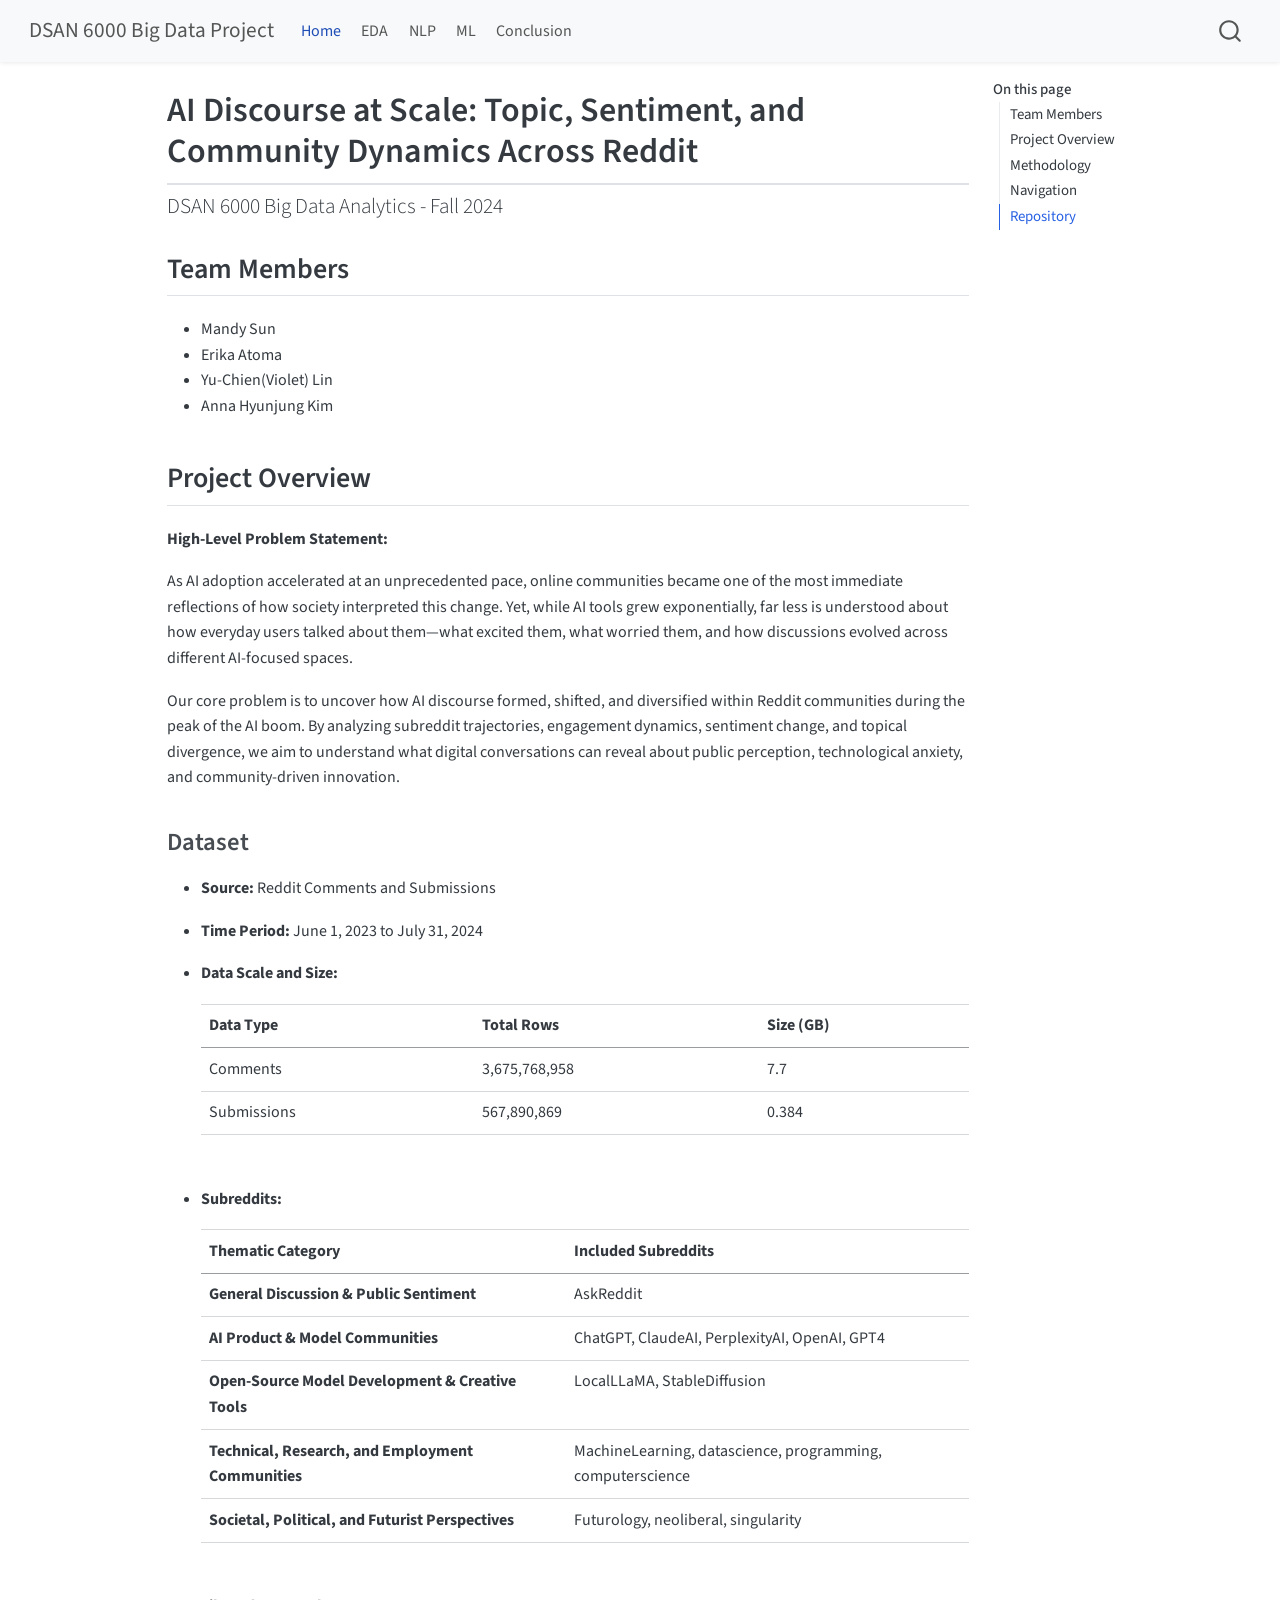
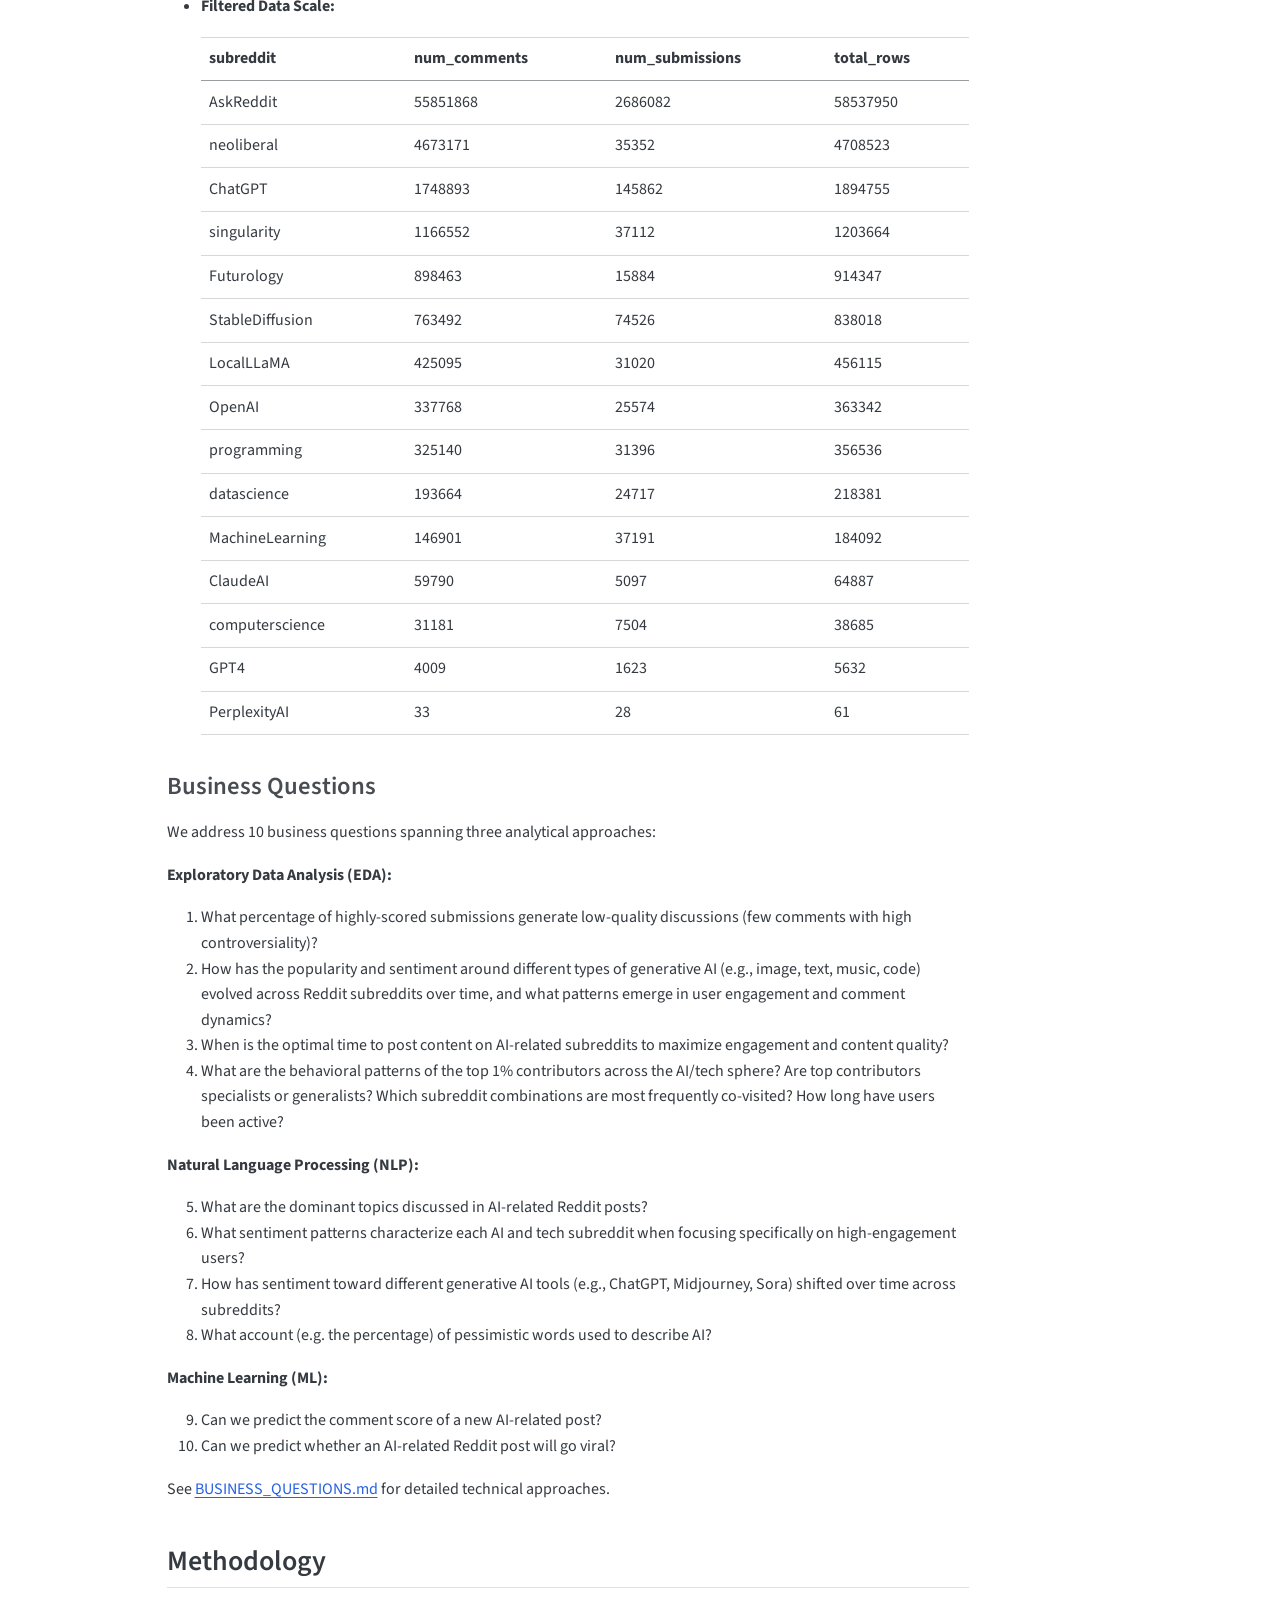
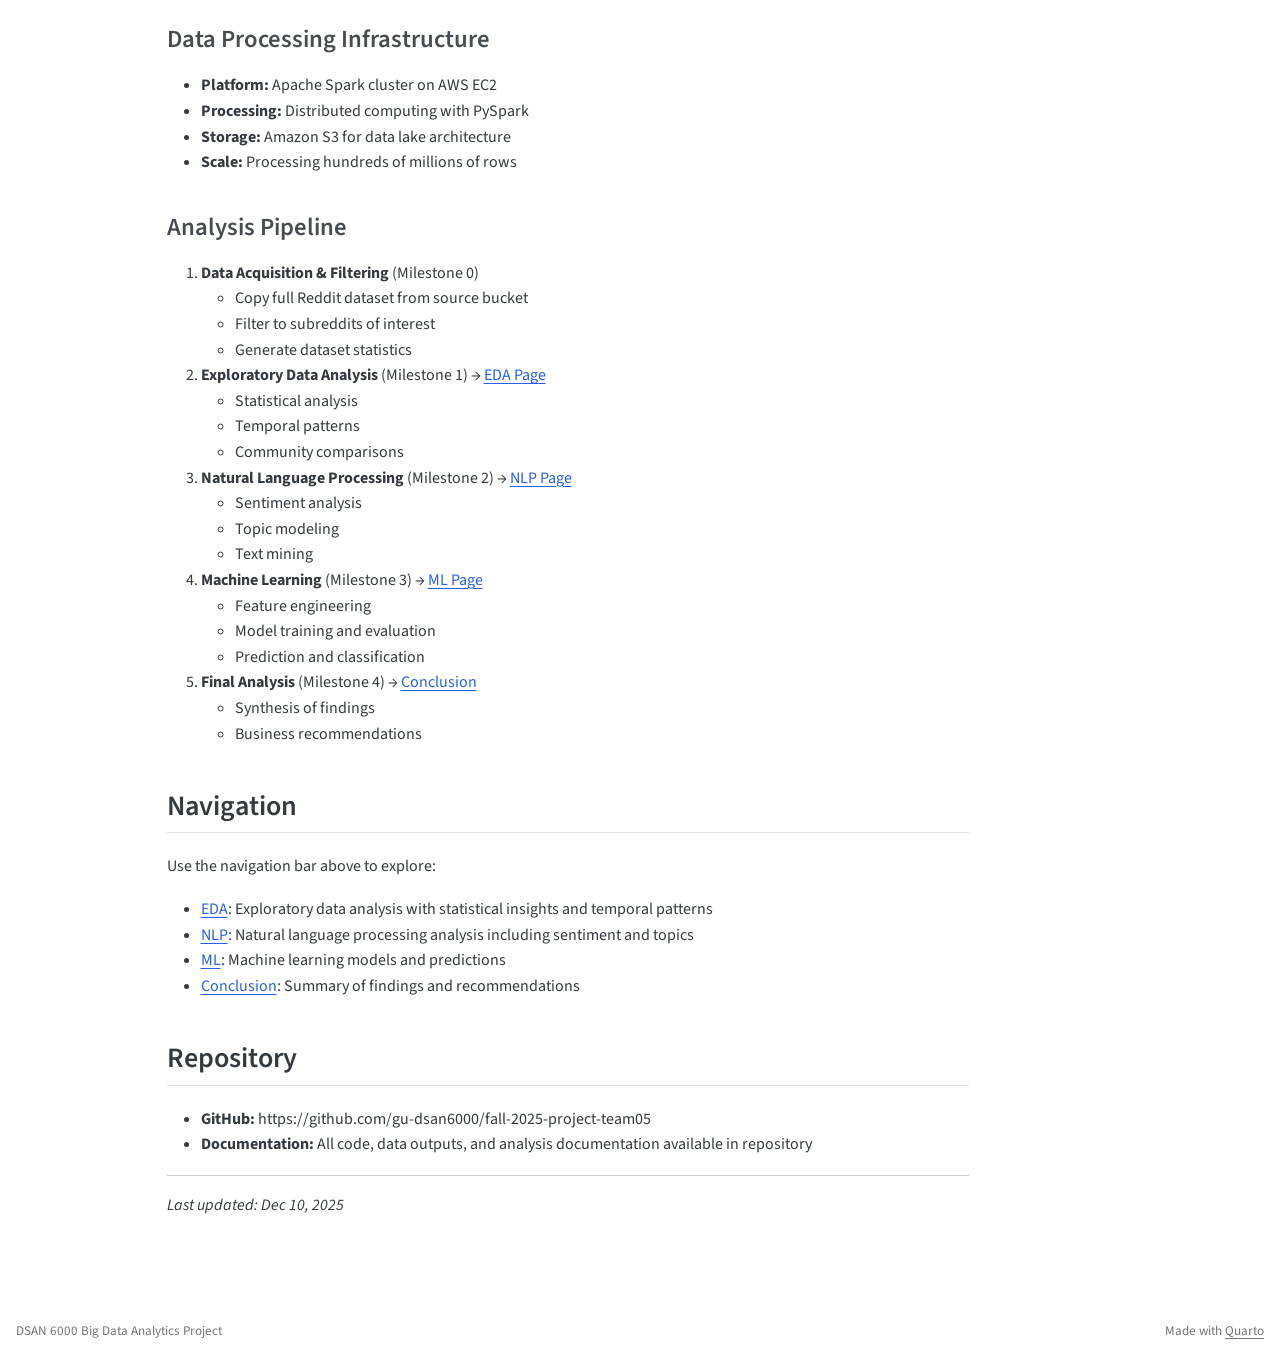
<file: docs/index.html>
<!DOCTYPE html>
<html xmlns="http://www.w3.org/1999/xhtml" lang="en" xml:lang="en"><head>

<meta charset="utf-8">
<meta name="generator" content="quarto-1.8.26">

<meta name="viewport" content="width=device-width, initial-scale=1.0, user-scalable=yes">


<title>AI Discourse at Scale: Topic, Sentiment, and Community Dynamics Across Reddit – DSAN 6000 Big Data Project</title>
<style>
code{white-space: pre-wrap;}
span.smallcaps{font-variant: small-caps;}
div.columns{display: flex; gap: min(4vw, 1.5em);}
div.column{flex: auto; overflow-x: auto;}
div.hanging-indent{margin-left: 1.5em; text-indent: -1.5em;}
ul.task-list{list-style: none;}
ul.task-list li input[type="checkbox"] {
  width: 0.8em;
  margin: 0 0.8em 0.2em -1em; /* quarto-specific, see https://github.com/quarto-dev/quarto-cli/issues/4556 */ 
  vertical-align: middle;
}
</style>


<script src="site_libs/quarto-nav/quarto-nav.js"></script>
<script src="site_libs/quarto-nav/headroom.min.js"></script>
<script src="site_libs/clipboard/clipboard.min.js"></script>
<script src="site_libs/quarto-search/autocomplete.umd.js"></script>
<script src="site_libs/quarto-search/fuse.min.js"></script>
<script src="site_libs/quarto-search/quarto-search.js"></script>
<meta name="quarto:offset" content="./">
<script src="site_libs/quarto-html/quarto.js" type="module"></script>
<script src="site_libs/quarto-html/tabsets/tabsets.js" type="module"></script>
<script src="site_libs/quarto-html/axe/axe-check.js" type="module"></script>
<script src="site_libs/quarto-html/popper.min.js"></script>
<script src="site_libs/quarto-html/tippy.umd.min.js"></script>
<script src="site_libs/quarto-html/anchor.min.js"></script>
<link href="site_libs/quarto-html/tippy.css" rel="stylesheet">
<link href="site_libs/quarto-html/quarto-syntax-highlighting-587c61ba64f3a5504c4d52d930310e48.css" rel="stylesheet" id="quarto-text-highlighting-styles">
<script src="site_libs/bootstrap/bootstrap.min.js"></script>
<link href="site_libs/bootstrap/bootstrap-icons.css" rel="stylesheet">
<link href="site_libs/bootstrap/bootstrap-5b4ad623e5705c0698d39aec6f10cf02.min.css" rel="stylesheet" append-hash="true" id="quarto-bootstrap" data-mode="light">
<script id="quarto-search-options" type="application/json">{
  "location": "navbar",
  "copy-button": false,
  "collapse-after": 3,
  "panel-placement": "end",
  "type": "overlay",
  "limit": 50,
  "keyboard-shortcut": [
    "f",
    "/",
    "s"
  ],
  "show-item-context": false,
  "language": {
    "search-no-results-text": "No results",
    "search-matching-documents-text": "matching documents",
    "search-copy-link-title": "Copy link to search",
    "search-hide-matches-text": "Hide additional matches",
    "search-more-match-text": "more match in this document",
    "search-more-matches-text": "more matches in this document",
    "search-clear-button-title": "Clear",
    "search-text-placeholder": "",
    "search-detached-cancel-button-title": "Cancel",
    "search-submit-button-title": "Submit",
    "search-label": "Search"
  }
}</script>


<link rel="stylesheet" href="styles.css">
</head>

<body class="nav-fixed quarto-light">

<div id="quarto-search-results"></div>
  <header id="quarto-header" class="headroom fixed-top">
    <nav class="navbar navbar-expand-lg " data-bs-theme="dark">
      <div class="navbar-container container-fluid">
      <div class="navbar-brand-container mx-auto">
    <a class="navbar-brand" href="./index.html">
    <span class="navbar-title">DSAN 6000 Big Data Project</span>
    </a>
  </div>
            <div id="quarto-search" class="" title="Search"></div>
          <button class="navbar-toggler" type="button" data-bs-toggle="collapse" data-bs-target="#navbarCollapse" aria-controls="navbarCollapse" role="menu" aria-expanded="false" aria-label="Toggle navigation" onclick="if (window.quartoToggleHeadroom) { window.quartoToggleHeadroom(); }">
  <span class="navbar-toggler-icon"></span>
</button>
          <div class="collapse navbar-collapse" id="navbarCollapse">
            <ul class="navbar-nav navbar-nav-scroll me-auto">
  <li class="nav-item">
    <a class="nav-link active" href="./index.html" aria-current="page"> 
<span class="menu-text">Home</span></a>
  </li>  
  <li class="nav-item">
    <a class="nav-link" href="./eda.html"> 
<span class="menu-text">EDA</span></a>
  </li>  
  <li class="nav-item">
    <a class="nav-link" href="./nlp.html"> 
<span class="menu-text">NLP</span></a>
  </li>  
  <li class="nav-item">
    <a class="nav-link" href="./ml.html"> 
<span class="menu-text">ML</span></a>
  </li>  
  <li class="nav-item">
    <a class="nav-link" href="./conclusion.html"> 
<span class="menu-text">Conclusion</span></a>
  </li>  
</ul>
          </div> <!-- /navcollapse -->
            <div class="quarto-navbar-tools">
</div>
      </div> <!-- /container-fluid -->
    </nav>
</header>
<!-- content -->
<div id="quarto-content" class="quarto-container page-columns page-rows-contents page-layout-article page-navbar">
<!-- sidebar -->
<!-- margin-sidebar -->
    <div id="quarto-margin-sidebar" class="sidebar margin-sidebar">
        <nav id="TOC" role="doc-toc" class="toc-active">
    <h2 id="toc-title">On this page</h2>
   
  <ul>
  <li><a href="#team-members" id="toc-team-members" class="nav-link active" data-scroll-target="#team-members">Team Members</a></li>
  <li><a href="#project-overview" id="toc-project-overview" class="nav-link" data-scroll-target="#project-overview">Project Overview</a>
  <ul class="collapse">
  <li><a href="#dataset" id="toc-dataset" class="nav-link" data-scroll-target="#dataset">Dataset</a></li>
  <li><a href="#business-questions" id="toc-business-questions" class="nav-link" data-scroll-target="#business-questions">Business Questions</a></li>
  </ul></li>
  <li><a href="#methodology" id="toc-methodology" class="nav-link" data-scroll-target="#methodology">Methodology</a>
  <ul class="collapse">
  <li><a href="#data-processing-infrastructure" id="toc-data-processing-infrastructure" class="nav-link" data-scroll-target="#data-processing-infrastructure">Data Processing Infrastructure</a></li>
  <li><a href="#analysis-pipeline" id="toc-analysis-pipeline" class="nav-link" data-scroll-target="#analysis-pipeline">Analysis Pipeline</a></li>
  </ul></li>
  <li><a href="#navigation" id="toc-navigation" class="nav-link" data-scroll-target="#navigation">Navigation</a></li>
  <li><a href="#repository" id="toc-repository" class="nav-link" data-scroll-target="#repository">Repository</a></li>
  </ul>
</nav>
    </div>
<!-- main -->
<main class="content" id="quarto-document-content">

<header id="title-block-header" class="quarto-title-block default">
<div class="quarto-title">
<h1 class="title">AI Discourse at Scale: Topic, Sentiment, and Community Dynamics Across Reddit</h1>
<p class="subtitle lead">DSAN 6000 Big Data Analytics - Fall 2024</p>
</div>



<div class="quarto-title-meta">

    
  
    
  </div>
  


</header>


<section id="team-members" class="level2">
<h2 class="anchored" data-anchor-id="team-members">Team Members</h2>
<ul>
<li>Mandy Sun</li>
<li>Erika Atoma</li>
<li>Yu-Chien(Violet) Lin</li>
<li>Anna Hyunjung Kim</li>
</ul>
</section>
<section id="project-overview" class="level2">
<h2 class="anchored" data-anchor-id="project-overview">Project Overview</h2>
<p><strong>High-Level Problem Statement:</strong></p>
<p>As AI adoption accelerated at an unprecedented pace, online communities became one of the most immediate reflections of how society interpreted this change. Yet, while AI tools grew exponentially, far less is understood about how everyday users talked about them—what excited them, what worried them, and how discussions evolved across different AI-focused spaces.</p>
<p>Our core problem is to uncover how AI discourse formed, shifted, and diversified within Reddit communities during the peak of the AI boom. By analyzing subreddit trajectories, engagement dynamics, sentiment change, and topical divergence, we aim to understand what digital conversations can reveal about public perception, technological anxiety, and community-driven innovation.</p>
<section id="dataset" class="level3">
<h3 class="anchored" data-anchor-id="dataset">Dataset</h3>
<ul>
<li><p><strong>Source:</strong> Reddit Comments and Submissions</p></li>
<li><p><strong>Time Period:</strong> June 1, 2023 to July 31, 2024</p></li>
<li><p><strong>Data Scale and Size:</strong></p>
<table class="caption-top table">
<thead>
<tr class="header">
<th>Data Type</th>
<th>Total Rows</th>
<th>Size (GB)</th>
</tr>
</thead>
<tbody>
<tr class="odd">
<td>Comments</td>
<td>3,675,768,958</td>
<td>7.7</td>
</tr>
<tr class="even">
<td>Submissions</td>
<td>567,890,869</td>
<td>0.384</td>
</tr>
</tbody>
</table>
<p><br></p></li>
<li><p><strong>Subreddits:</strong></p>
<table class="caption-top table">
<colgroup>
<col style="width: 47%">
<col style="width: 52%">
</colgroup>
<thead>
<tr class="header">
<th>Thematic Category</th>
<th>Included Subreddits</th>
</tr>
</thead>
<tbody>
<tr class="odd">
<td><strong>General Discussion &amp; Public Sentiment</strong></td>
<td>AskReddit</td>
</tr>
<tr class="even">
<td><strong>AI Product &amp; Model Communities</strong></td>
<td>ChatGPT, ClaudeAI, PerplexityAI, OpenAI, GPT4</td>
</tr>
<tr class="odd">
<td><strong>Open-Source Model Development &amp; Creative Tools</strong></td>
<td>LocalLLaMA, StableDiffusion</td>
</tr>
<tr class="even">
<td><strong>Technical, Research, and Employment Communities</strong></td>
<td>MachineLearning, datascience, programming, computerscience</td>
</tr>
<tr class="odd">
<td><strong>Societal, Political, and Futurist Perspectives</strong></td>
<td>Futurology, neoliberal, singularity</td>
</tr>
</tbody>
</table>
<p><br></p></li>
<li><p><strong>Filtered Data Scale:</strong></p>
<table class="caption-top table">
<thead>
<tr class="header">
<th>subreddit</th>
<th>num_comments</th>
<th>num_submissions</th>
<th>total_rows</th>
</tr>
</thead>
<tbody>
<tr class="odd">
<td>AskReddit</td>
<td>55851868</td>
<td>2686082</td>
<td>58537950</td>
</tr>
<tr class="even">
<td>neoliberal</td>
<td>4673171</td>
<td>35352</td>
<td>4708523</td>
</tr>
<tr class="odd">
<td>ChatGPT</td>
<td>1748893</td>
<td>145862</td>
<td>1894755</td>
</tr>
<tr class="even">
<td>singularity</td>
<td>1166552</td>
<td>37112</td>
<td>1203664</td>
</tr>
<tr class="odd">
<td>Futurology</td>
<td>898463</td>
<td>15884</td>
<td>914347</td>
</tr>
<tr class="even">
<td>StableDiffusion</td>
<td>763492</td>
<td>74526</td>
<td>838018</td>
</tr>
<tr class="odd">
<td>LocalLLaMA</td>
<td>425095</td>
<td>31020</td>
<td>456115</td>
</tr>
<tr class="even">
<td>OpenAI</td>
<td>337768</td>
<td>25574</td>
<td>363342</td>
</tr>
<tr class="odd">
<td>programming</td>
<td>325140</td>
<td>31396</td>
<td>356536</td>
</tr>
<tr class="even">
<td>datascience</td>
<td>193664</td>
<td>24717</td>
<td>218381</td>
</tr>
<tr class="odd">
<td>MachineLearning</td>
<td>146901</td>
<td>37191</td>
<td>184092</td>
</tr>
<tr class="even">
<td>ClaudeAI</td>
<td>59790</td>
<td>5097</td>
<td>64887</td>
</tr>
<tr class="odd">
<td>computerscience</td>
<td>31181</td>
<td>7504</td>
<td>38685</td>
</tr>
<tr class="even">
<td>GPT4</td>
<td>4009</td>
<td>1623</td>
<td>5632</td>
</tr>
<tr class="odd">
<td>PerplexityAI</td>
<td>33</td>
<td>28</td>
<td>61</td>
</tr>
</tbody>
</table></li>
</ul>
</section>
<section id="business-questions" class="level3">
<h3 class="anchored" data-anchor-id="business-questions">Business Questions</h3>
<p>We address 10 business questions spanning three analytical approaches:</p>
<p><strong>Exploratory Data Analysis (EDA):</strong></p>
<ol type="1">
<li>What percentage of highly-scored submissions generate low-quality discussions (few comments with high controversiality)?</li>
<li>How has the popularity and sentiment around different types of generative AI (e.g., image, text, music, code) evolved across Reddit subreddits over time, and what patterns emerge in user engagement and comment dynamics?</li>
<li>When is the optimal time to post content on AI-related subreddits to maximize engagement and content quality?</li>
<li>What are the behavioral patterns of the top 1% contributors across the AI/tech sphere? Are top contributors specialists or generalists? Which subreddit combinations are most frequently co-visited? How long have users been active?</li>
</ol>
<p><strong>Natural Language Processing (NLP):</strong></p>
<ol start="5" type="1">
<li>What are the dominant topics discussed in AI-related Reddit posts?</li>
<li>What sentiment patterns characterize each AI and tech subreddit when focusing specifically on high-engagement users?</li>
<li>How has sentiment toward different generative AI tools (e.g., ChatGPT, Midjourney, Sora) shifted over time across subreddits?</li>
<li>What account (e.g.&nbsp;the percentage) of pessimistic words used to describe AI?</li>
</ol>
<p><strong>Machine Learning (ML):</strong></p>
<ol start="9" type="1">
<li>Can we predict the comment score of a new AI-related post?</li>
<li>Can we predict whether an AI-related Reddit post will go viral?</li>
</ol>
<p>See <a href="https://github.com/your-repo/BUSINESS_QUESTIONS.md">BUSINESS_QUESTIONS.md</a> for detailed technical approaches.</p>
</section>
</section>
<section id="methodology" class="level2">
<h2 class="anchored" data-anchor-id="methodology">Methodology</h2>
<section id="data-processing-infrastructure" class="level3">
<h3 class="anchored" data-anchor-id="data-processing-infrastructure">Data Processing Infrastructure</h3>
<ul>
<li><strong>Platform:</strong> Apache Spark cluster on AWS EC2</li>
<li><strong>Processing:</strong> Distributed computing with PySpark</li>
<li><strong>Storage:</strong> Amazon S3 for data lake architecture</li>
<li><strong>Scale:</strong> Processing hundreds of millions of rows</li>
</ul>
</section>
<section id="analysis-pipeline" class="level3">
<h3 class="anchored" data-anchor-id="analysis-pipeline">Analysis Pipeline</h3>
<ol type="1">
<li><strong>Data Acquisition &amp; Filtering</strong> (Milestone 0)
<ul>
<li>Copy full Reddit dataset from source bucket</li>
<li>Filter to subreddits of interest</li>
<li>Generate dataset statistics</li>
</ul></li>
<li><strong>Exploratory Data Analysis</strong> (Milestone 1) → <a href="./eda.html">EDA Page</a>
<ul>
<li>Statistical analysis</li>
<li>Temporal patterns</li>
<li>Community comparisons</li>
</ul></li>
<li><strong>Natural Language Processing</strong> (Milestone 2) → <a href="./nlp.html">NLP Page</a>
<ul>
<li>Sentiment analysis</li>
<li>Topic modeling</li>
<li>Text mining</li>
</ul></li>
<li><strong>Machine Learning</strong> (Milestone 3) → <a href="./ml.html">ML Page</a>
<ul>
<li>Feature engineering</li>
<li>Model training and evaluation</li>
<li>Prediction and classification</li>
</ul></li>
<li><strong>Final Analysis</strong> (Milestone 4) → <a href="./conclusion.html">Conclusion</a>
<ul>
<li>Synthesis of findings</li>
<li>Business recommendations</li>
</ul></li>
</ol>
</section>
</section>
<section id="navigation" class="level2">
<h2 class="anchored" data-anchor-id="navigation">Navigation</h2>
<p>Use the navigation bar above to explore:</p>
<ul>
<li><strong><a href="./eda.html">EDA</a></strong>: Exploratory data analysis with statistical insights and temporal patterns</li>
<li><strong><a href="./nlp.html">NLP</a></strong>: Natural language processing analysis including sentiment and topics</li>
<li><strong><a href="./ml.html">ML</a></strong>: Machine learning models and predictions</li>
<li><strong><a href="./conclusion.html">Conclusion</a></strong>: Summary of findings and recommendations</li>
</ul>
</section>
<section id="repository" class="level2">
<h2 class="anchored" data-anchor-id="repository">Repository</h2>
<ul>
<li><strong>GitHub:</strong> https://github.com/gu-dsan6000/fall-2025-project-team05</li>
<li><strong>Documentation:</strong> All code, data outputs, and analysis documentation available in repository</li>
</ul>
<hr>
<p><em>Last updated: Dec 10, 2025</em></p>


</section>

</main> <!-- /main -->
<script id="quarto-html-after-body" type="application/javascript">
  window.document.addEventListener("DOMContentLoaded", function (event) {
    const icon = "";
    const anchorJS = new window.AnchorJS();
    anchorJS.options = {
      placement: 'right',
      icon: icon
    };
    anchorJS.add('.anchored');
    const isCodeAnnotation = (el) => {
      for (const clz of el.classList) {
        if (clz.startsWith('code-annotation-')) {                     
          return true;
        }
      }
      return false;
    }
    const onCopySuccess = function(e) {
      // button target
      const button = e.trigger;
      // don't keep focus
      button.blur();
      // flash "checked"
      button.classList.add('code-copy-button-checked');
      var currentTitle = button.getAttribute("title");
      button.setAttribute("title", "Copied!");
      let tooltip;
      if (window.bootstrap) {
        button.setAttribute("data-bs-toggle", "tooltip");
        button.setAttribute("data-bs-placement", "left");
        button.setAttribute("data-bs-title", "Copied!");
        tooltip = new bootstrap.Tooltip(button, 
          { trigger: "manual", 
            customClass: "code-copy-button-tooltip",
            offset: [0, -8]});
        tooltip.show();    
      }
      setTimeout(function() {
        if (tooltip) {
          tooltip.hide();
          button.removeAttribute("data-bs-title");
          button.removeAttribute("data-bs-toggle");
          button.removeAttribute("data-bs-placement");
        }
        button.setAttribute("title", currentTitle);
        button.classList.remove('code-copy-button-checked');
      }, 1000);
      // clear code selection
      e.clearSelection();
    }
    const getTextToCopy = function(trigger) {
      const outerScaffold = trigger.parentElement.cloneNode(true);
      const codeEl = outerScaffold.querySelector('code');
      for (const childEl of codeEl.children) {
        if (isCodeAnnotation(childEl)) {
          childEl.remove();
        }
      }
      return codeEl.innerText;
    }
    const clipboard = new window.ClipboardJS('.code-copy-button:not([data-in-quarto-modal])', {
      text: getTextToCopy
    });
    clipboard.on('success', onCopySuccess);
    if (window.document.getElementById('quarto-embedded-source-code-modal')) {
      const clipboardModal = new window.ClipboardJS('.code-copy-button[data-in-quarto-modal]', {
        text: getTextToCopy,
        container: window.document.getElementById('quarto-embedded-source-code-modal')
      });
      clipboardModal.on('success', onCopySuccess);
    }
      var localhostRegex = new RegExp(/^(?:http|https):\/\/localhost\:?[0-9]*\//);
      var mailtoRegex = new RegExp(/^mailto:/);
        var filterRegex = new RegExp("https:\/\/f0d79bc1-a0fb-4bef-8169-5a702c3e0b81\.netlify\.app\/");
      var isInternal = (href) => {
          return filterRegex.test(href) || localhostRegex.test(href) || mailtoRegex.test(href);
      }
      // Inspect non-navigation links and adorn them if external
     var links = window.document.querySelectorAll('a[href]:not(.nav-link):not(.navbar-brand):not(.toc-action):not(.sidebar-link):not(.sidebar-item-toggle):not(.pagination-link):not(.no-external):not([aria-hidden]):not(.dropdown-item):not(.quarto-navigation-tool):not(.about-link)');
      for (var i=0; i<links.length; i++) {
        const link = links[i];
        if (!isInternal(link.href)) {
          // undo the damage that might have been done by quarto-nav.js in the case of
          // links that we want to consider external
          if (link.dataset.originalHref !== undefined) {
            link.href = link.dataset.originalHref;
          }
        }
      }
    function tippyHover(el, contentFn, onTriggerFn, onUntriggerFn) {
      const config = {
        allowHTML: true,
        maxWidth: 500,
        delay: 100,
        arrow: false,
        appendTo: function(el) {
            return el.parentElement;
        },
        interactive: true,
        interactiveBorder: 10,
        theme: 'quarto',
        placement: 'bottom-start',
      };
      if (contentFn) {
        config.content = contentFn;
      }
      if (onTriggerFn) {
        config.onTrigger = onTriggerFn;
      }
      if (onUntriggerFn) {
        config.onUntrigger = onUntriggerFn;
      }
      window.tippy(el, config); 
    }
    const noterefs = window.document.querySelectorAll('a[role="doc-noteref"]');
    for (var i=0; i<noterefs.length; i++) {
      const ref = noterefs[i];
      tippyHover(ref, function() {
        // use id or data attribute instead here
        let href = ref.getAttribute('data-footnote-href') || ref.getAttribute('href');
        try { href = new URL(href).hash; } catch {}
        const id = href.replace(/^#\/?/, "");
        const note = window.document.getElementById(id);
        if (note) {
          return note.innerHTML;
        } else {
          return "";
        }
      });
    }
    const xrefs = window.document.querySelectorAll('a.quarto-xref');
    const processXRef = (id, note) => {
      // Strip column container classes
      const stripColumnClz = (el) => {
        el.classList.remove("page-full", "page-columns");
        if (el.children) {
          for (const child of el.children) {
            stripColumnClz(child);
          }
        }
      }
      stripColumnClz(note)
      if (id === null || id.startsWith('sec-')) {
        // Special case sections, only their first couple elements
        const container = document.createElement("div");
        if (note.children && note.children.length > 2) {
          container.appendChild(note.children[0].cloneNode(true));
          for (let i = 1; i < note.children.length; i++) {
            const child = note.children[i];
            if (child.tagName === "P" && child.innerText === "") {
              continue;
            } else {
              container.appendChild(child.cloneNode(true));
              break;
            }
          }
          if (window.Quarto?.typesetMath) {
            window.Quarto.typesetMath(container);
          }
          return container.innerHTML
        } else {
          if (window.Quarto?.typesetMath) {
            window.Quarto.typesetMath(note);
          }
          return note.innerHTML;
        }
      } else {
        // Remove any anchor links if they are present
        const anchorLink = note.querySelector('a.anchorjs-link');
        if (anchorLink) {
          anchorLink.remove();
        }
        if (window.Quarto?.typesetMath) {
          window.Quarto.typesetMath(note);
        }
        if (note.classList.contains("callout")) {
          return note.outerHTML;
        } else {
          return note.innerHTML;
        }
      }
    }
    for (var i=0; i<xrefs.length; i++) {
      const xref = xrefs[i];
      tippyHover(xref, undefined, function(instance) {
        instance.disable();
        let url = xref.getAttribute('href');
        let hash = undefined; 
        if (url.startsWith('#')) {
          hash = url;
        } else {
          try { hash = new URL(url).hash; } catch {}
        }
        if (hash) {
          const id = hash.replace(/^#\/?/, "");
          const note = window.document.getElementById(id);
          if (note !== null) {
            try {
              const html = processXRef(id, note.cloneNode(true));
              instance.setContent(html);
            } finally {
              instance.enable();
              instance.show();
            }
          } else {
            // See if we can fetch this
            fetch(url.split('#')[0])
            .then(res => res.text())
            .then(html => {
              const parser = new DOMParser();
              const htmlDoc = parser.parseFromString(html, "text/html");
              const note = htmlDoc.getElementById(id);
              if (note !== null) {
                const html = processXRef(id, note);
                instance.setContent(html);
              } 
            }).finally(() => {
              instance.enable();
              instance.show();
            });
          }
        } else {
          // See if we can fetch a full url (with no hash to target)
          // This is a special case and we should probably do some content thinning / targeting
          fetch(url)
          .then(res => res.text())
          .then(html => {
            const parser = new DOMParser();
            const htmlDoc = parser.parseFromString(html, "text/html");
            const note = htmlDoc.querySelector('main.content');
            if (note !== null) {
              // This should only happen for chapter cross references
              // (since there is no id in the URL)
              // remove the first header
              if (note.children.length > 0 && note.children[0].tagName === "HEADER") {
                note.children[0].remove();
              }
              const html = processXRef(null, note);
              instance.setContent(html);
            } 
          }).finally(() => {
            instance.enable();
            instance.show();
          });
        }
      }, function(instance) {
      });
    }
        let selectedAnnoteEl;
        const selectorForAnnotation = ( cell, annotation) => {
          let cellAttr = 'data-code-cell="' + cell + '"';
          let lineAttr = 'data-code-annotation="' +  annotation + '"';
          const selector = 'span[' + cellAttr + '][' + lineAttr + ']';
          return selector;
        }
        const selectCodeLines = (annoteEl) => {
          const doc = window.document;
          const targetCell = annoteEl.getAttribute("data-target-cell");
          const targetAnnotation = annoteEl.getAttribute("data-target-annotation");
          const annoteSpan = window.document.querySelector(selectorForAnnotation(targetCell, targetAnnotation));
          const lines = annoteSpan.getAttribute("data-code-lines").split(",");
          const lineIds = lines.map((line) => {
            return targetCell + "-" + line;
          })
          let top = null;
          let height = null;
          let parent = null;
          if (lineIds.length > 0) {
              //compute the position of the single el (top and bottom and make a div)
              const el = window.document.getElementById(lineIds[0]);
              top = el.offsetTop;
              height = el.offsetHeight;
              parent = el.parentElement.parentElement;
            if (lineIds.length > 1) {
              const lastEl = window.document.getElementById(lineIds[lineIds.length - 1]);
              const bottom = lastEl.offsetTop + lastEl.offsetHeight;
              height = bottom - top;
            }
            if (top !== null && height !== null && parent !== null) {
              // cook up a div (if necessary) and position it 
              let div = window.document.getElementById("code-annotation-line-highlight");
              if (div === null) {
                div = window.document.createElement("div");
                div.setAttribute("id", "code-annotation-line-highlight");
                div.style.position = 'absolute';
                parent.appendChild(div);
              }
              div.style.top = top - 2 + "px";
              div.style.height = height + 4 + "px";
              div.style.left = 0;
              let gutterDiv = window.document.getElementById("code-annotation-line-highlight-gutter");
              if (gutterDiv === null) {
                gutterDiv = window.document.createElement("div");
                gutterDiv.setAttribute("id", "code-annotation-line-highlight-gutter");
                gutterDiv.style.position = 'absolute';
                const codeCell = window.document.getElementById(targetCell);
                const gutter = codeCell.querySelector('.code-annotation-gutter');
                gutter.appendChild(gutterDiv);
              }
              gutterDiv.style.top = top - 2 + "px";
              gutterDiv.style.height = height + 4 + "px";
            }
            selectedAnnoteEl = annoteEl;
          }
        };
        const unselectCodeLines = () => {
          const elementsIds = ["code-annotation-line-highlight", "code-annotation-line-highlight-gutter"];
          elementsIds.forEach((elId) => {
            const div = window.document.getElementById(elId);
            if (div) {
              div.remove();
            }
          });
          selectedAnnoteEl = undefined;
        };
          // Handle positioning of the toggle
      window.addEventListener(
        "resize",
        throttle(() => {
          elRect = undefined;
          if (selectedAnnoteEl) {
            selectCodeLines(selectedAnnoteEl);
          }
        }, 10)
      );
      function throttle(fn, ms) {
      let throttle = false;
      let timer;
        return (...args) => {
          if(!throttle) { // first call gets through
              fn.apply(this, args);
              throttle = true;
          } else { // all the others get throttled
              if(timer) clearTimeout(timer); // cancel #2
              timer = setTimeout(() => {
                fn.apply(this, args);
                timer = throttle = false;
              }, ms);
          }
        };
      }
        // Attach click handler to the DT
        const annoteDls = window.document.querySelectorAll('dt[data-target-cell]');
        for (const annoteDlNode of annoteDls) {
          annoteDlNode.addEventListener('click', (event) => {
            const clickedEl = event.target;
            if (clickedEl !== selectedAnnoteEl) {
              unselectCodeLines();
              const activeEl = window.document.querySelector('dt[data-target-cell].code-annotation-active');
              if (activeEl) {
                activeEl.classList.remove('code-annotation-active');
              }
              selectCodeLines(clickedEl);
              clickedEl.classList.add('code-annotation-active');
            } else {
              // Unselect the line
              unselectCodeLines();
              clickedEl.classList.remove('code-annotation-active');
            }
          });
        }
    const findCites = (el) => {
      const parentEl = el.parentElement;
      if (parentEl) {
        const cites = parentEl.dataset.cites;
        if (cites) {
          return {
            el,
            cites: cites.split(' ')
          };
        } else {
          return findCites(el.parentElement)
        }
      } else {
        return undefined;
      }
    };
    var bibliorefs = window.document.querySelectorAll('a[role="doc-biblioref"]');
    for (var i=0; i<bibliorefs.length; i++) {
      const ref = bibliorefs[i];
      const citeInfo = findCites(ref);
      if (citeInfo) {
        tippyHover(citeInfo.el, function() {
          var popup = window.document.createElement('div');
          citeInfo.cites.forEach(function(cite) {
            var citeDiv = window.document.createElement('div');
            citeDiv.classList.add('hanging-indent');
            citeDiv.classList.add('csl-entry');
            var biblioDiv = window.document.getElementById('ref-' + cite);
            if (biblioDiv) {
              citeDiv.innerHTML = biblioDiv.innerHTML;
            }
            popup.appendChild(citeDiv);
          });
          return popup.innerHTML;
        });
      }
    }
  });
  </script>
</div> <!-- /content -->
<footer class="footer">
  <div class="nav-footer">
    <div class="nav-footer-left">
<p>DSAN 6000 Big Data Analytics Project</p>
</div>   
    <div class="nav-footer-center">
      &nbsp;
    </div>
    <div class="nav-footer-right">
<p>Made with <a href="https://quarto.org/">Quarto</a></p>
</div>
  </div>
</footer>




</body></html>
</file>
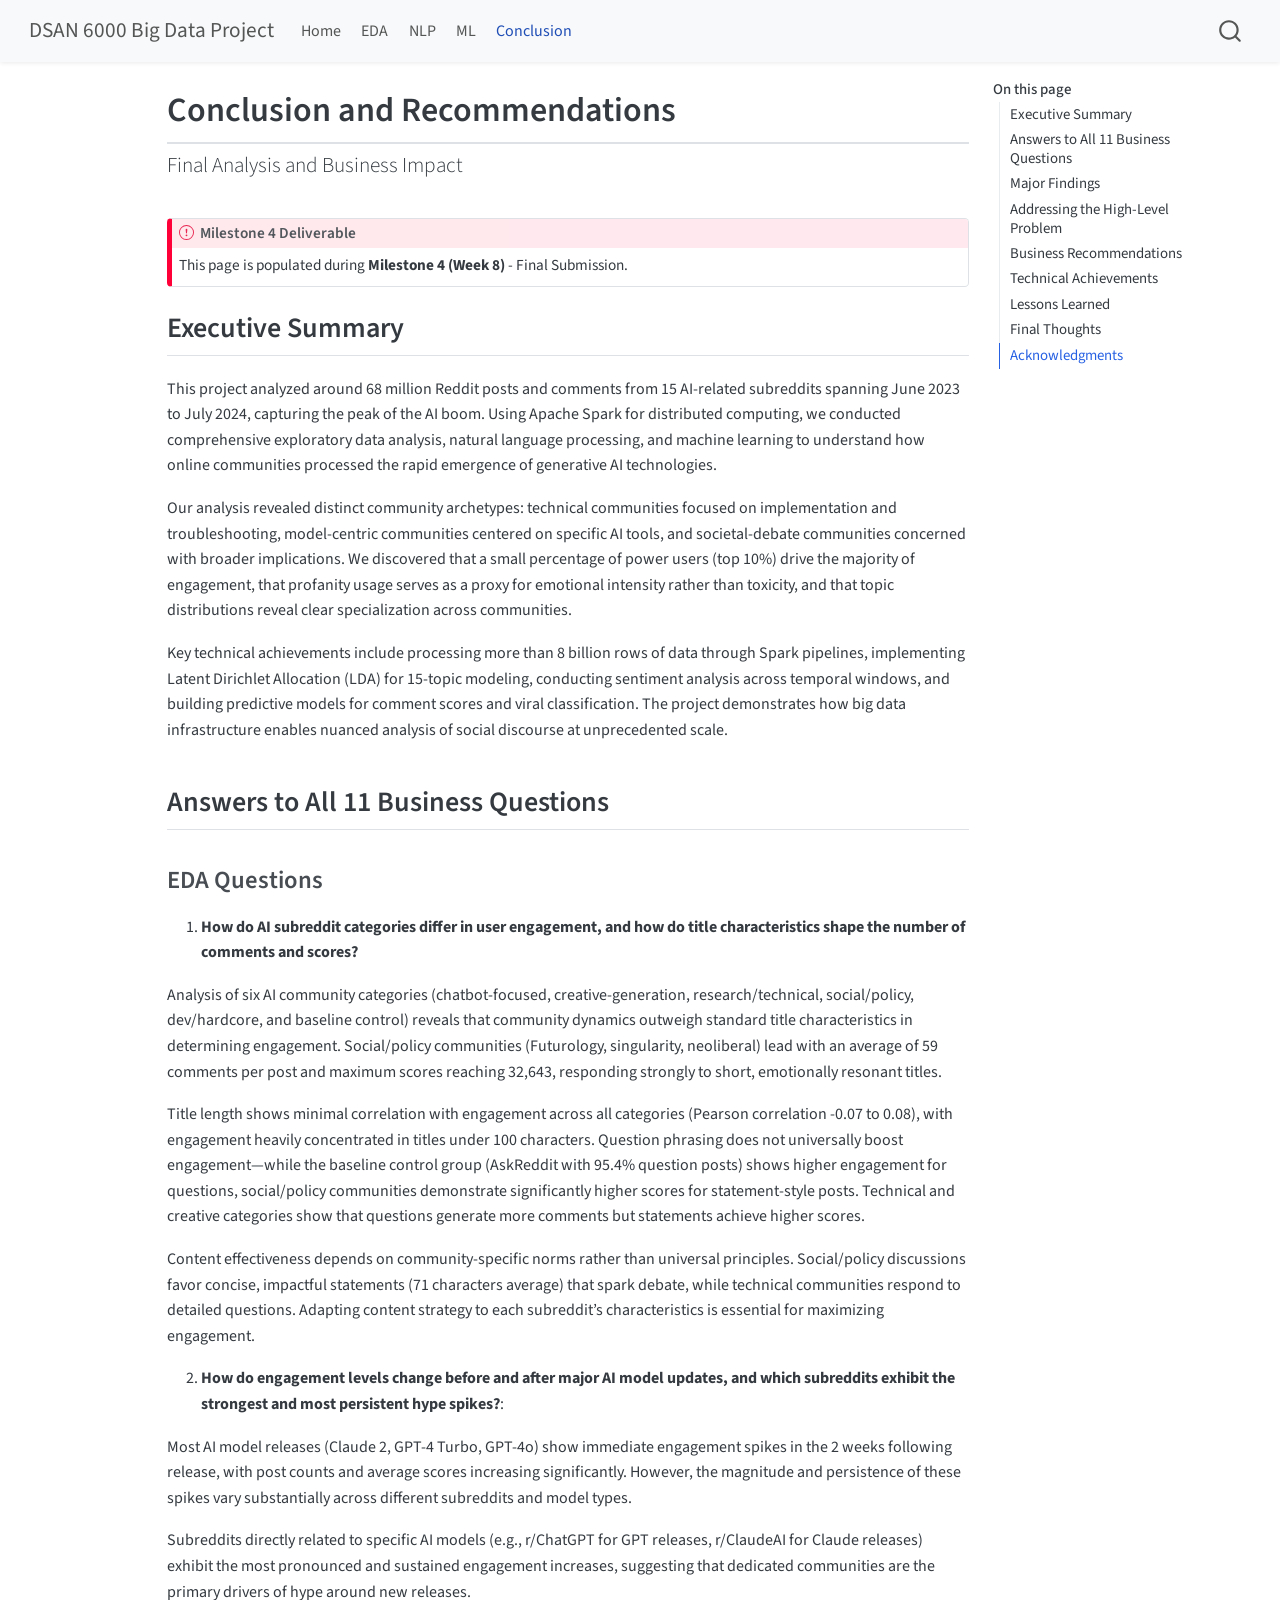
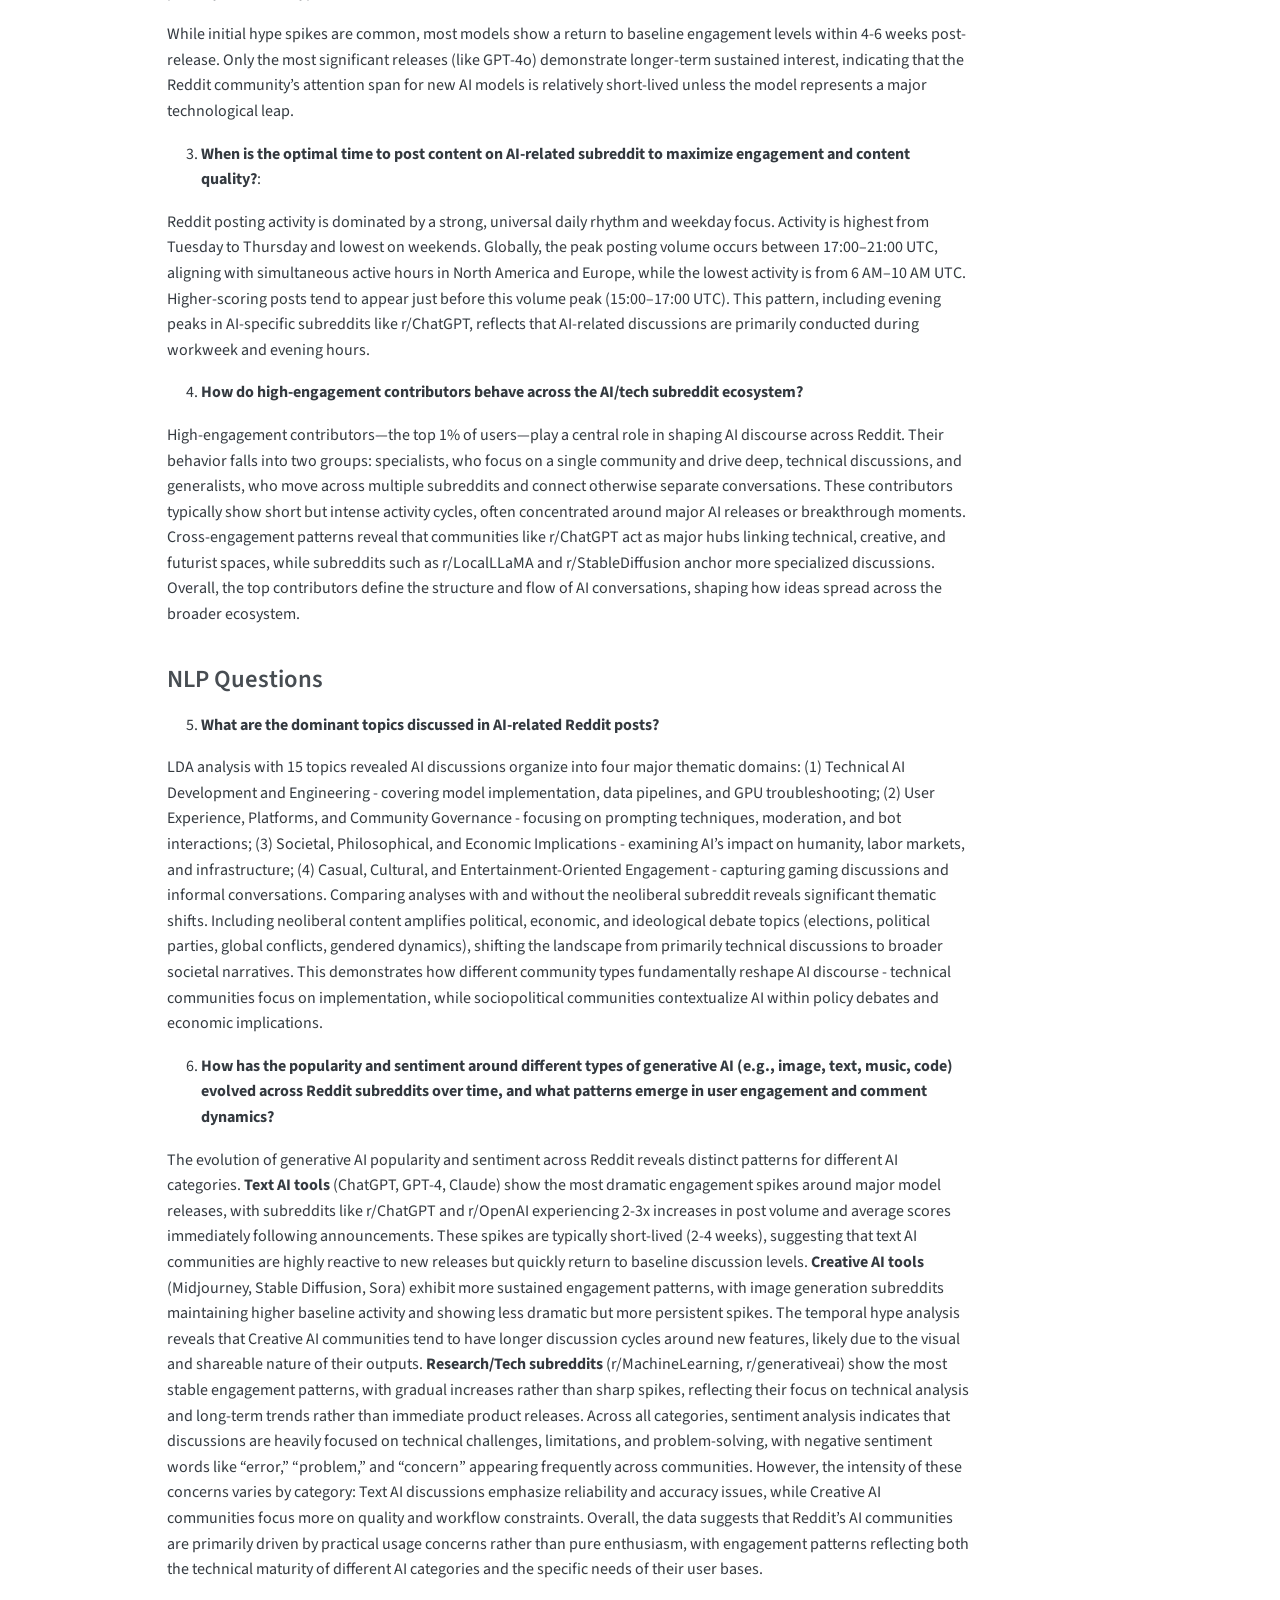
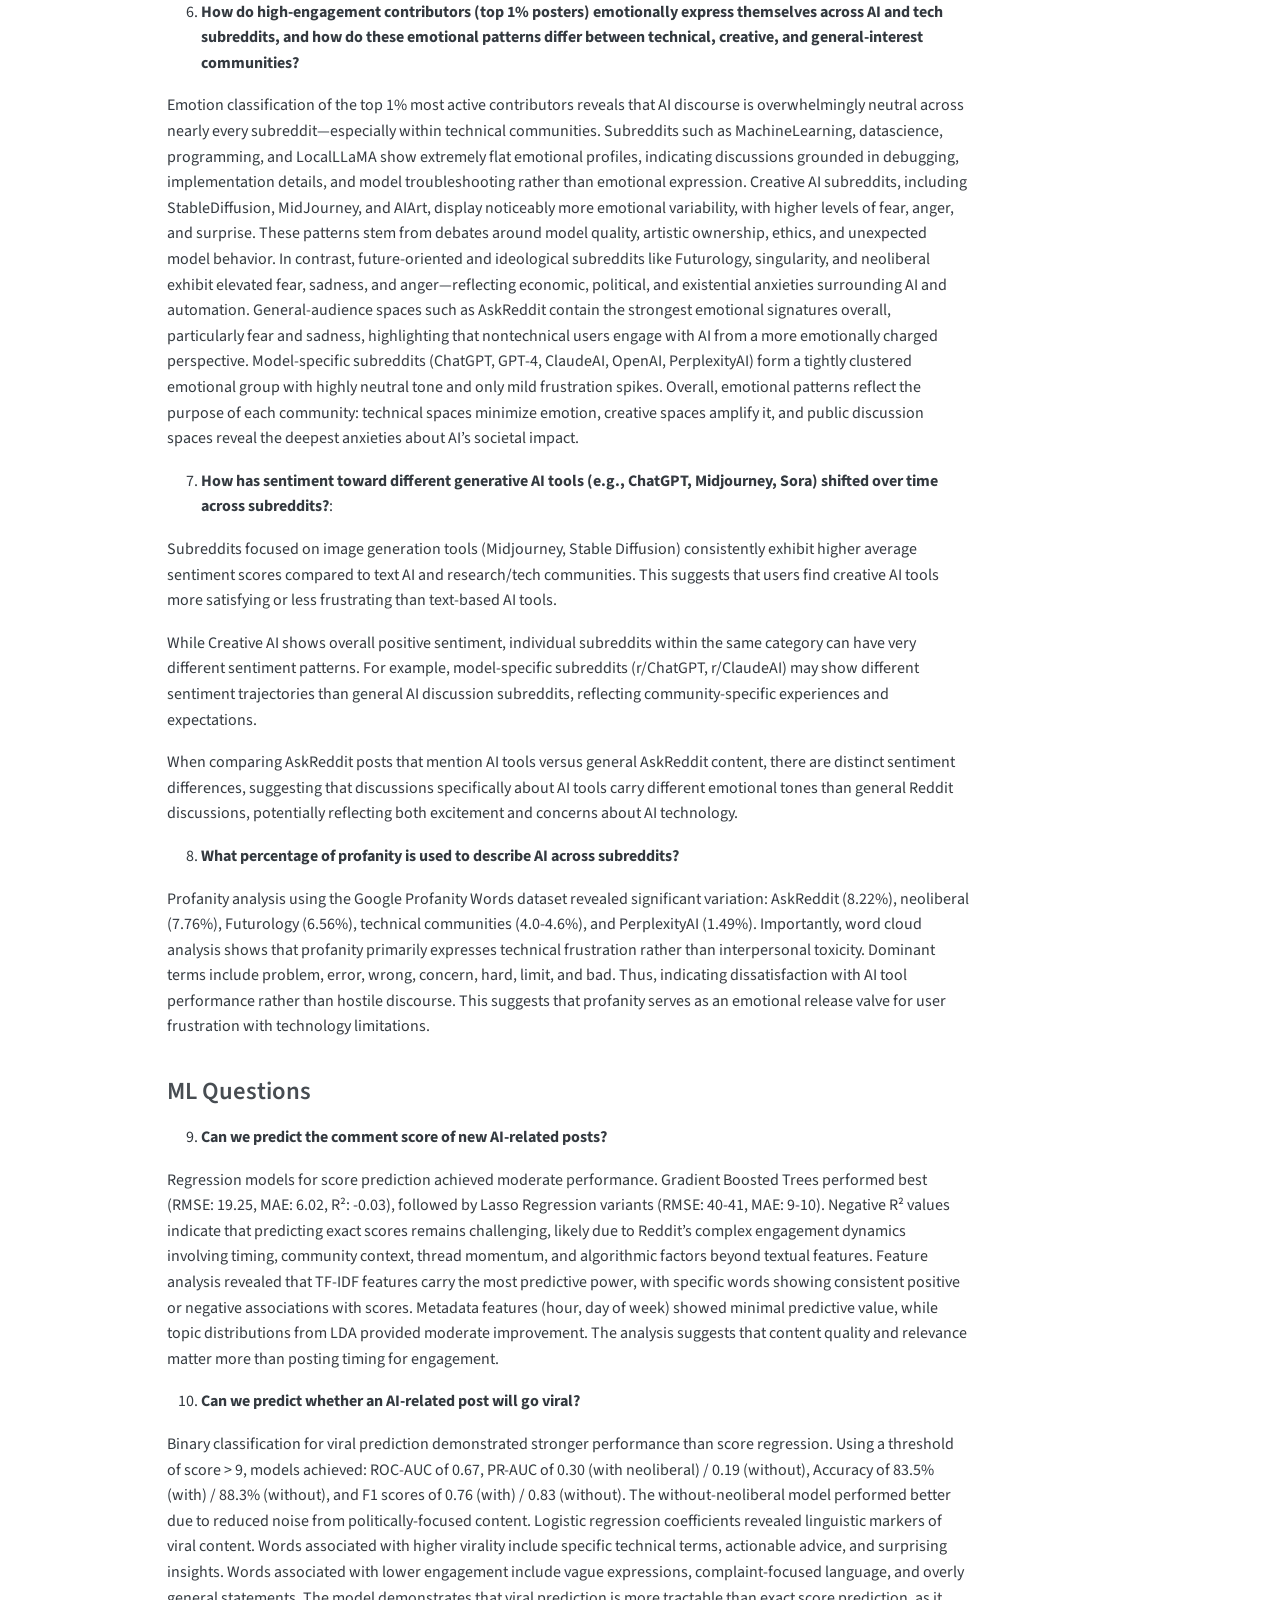
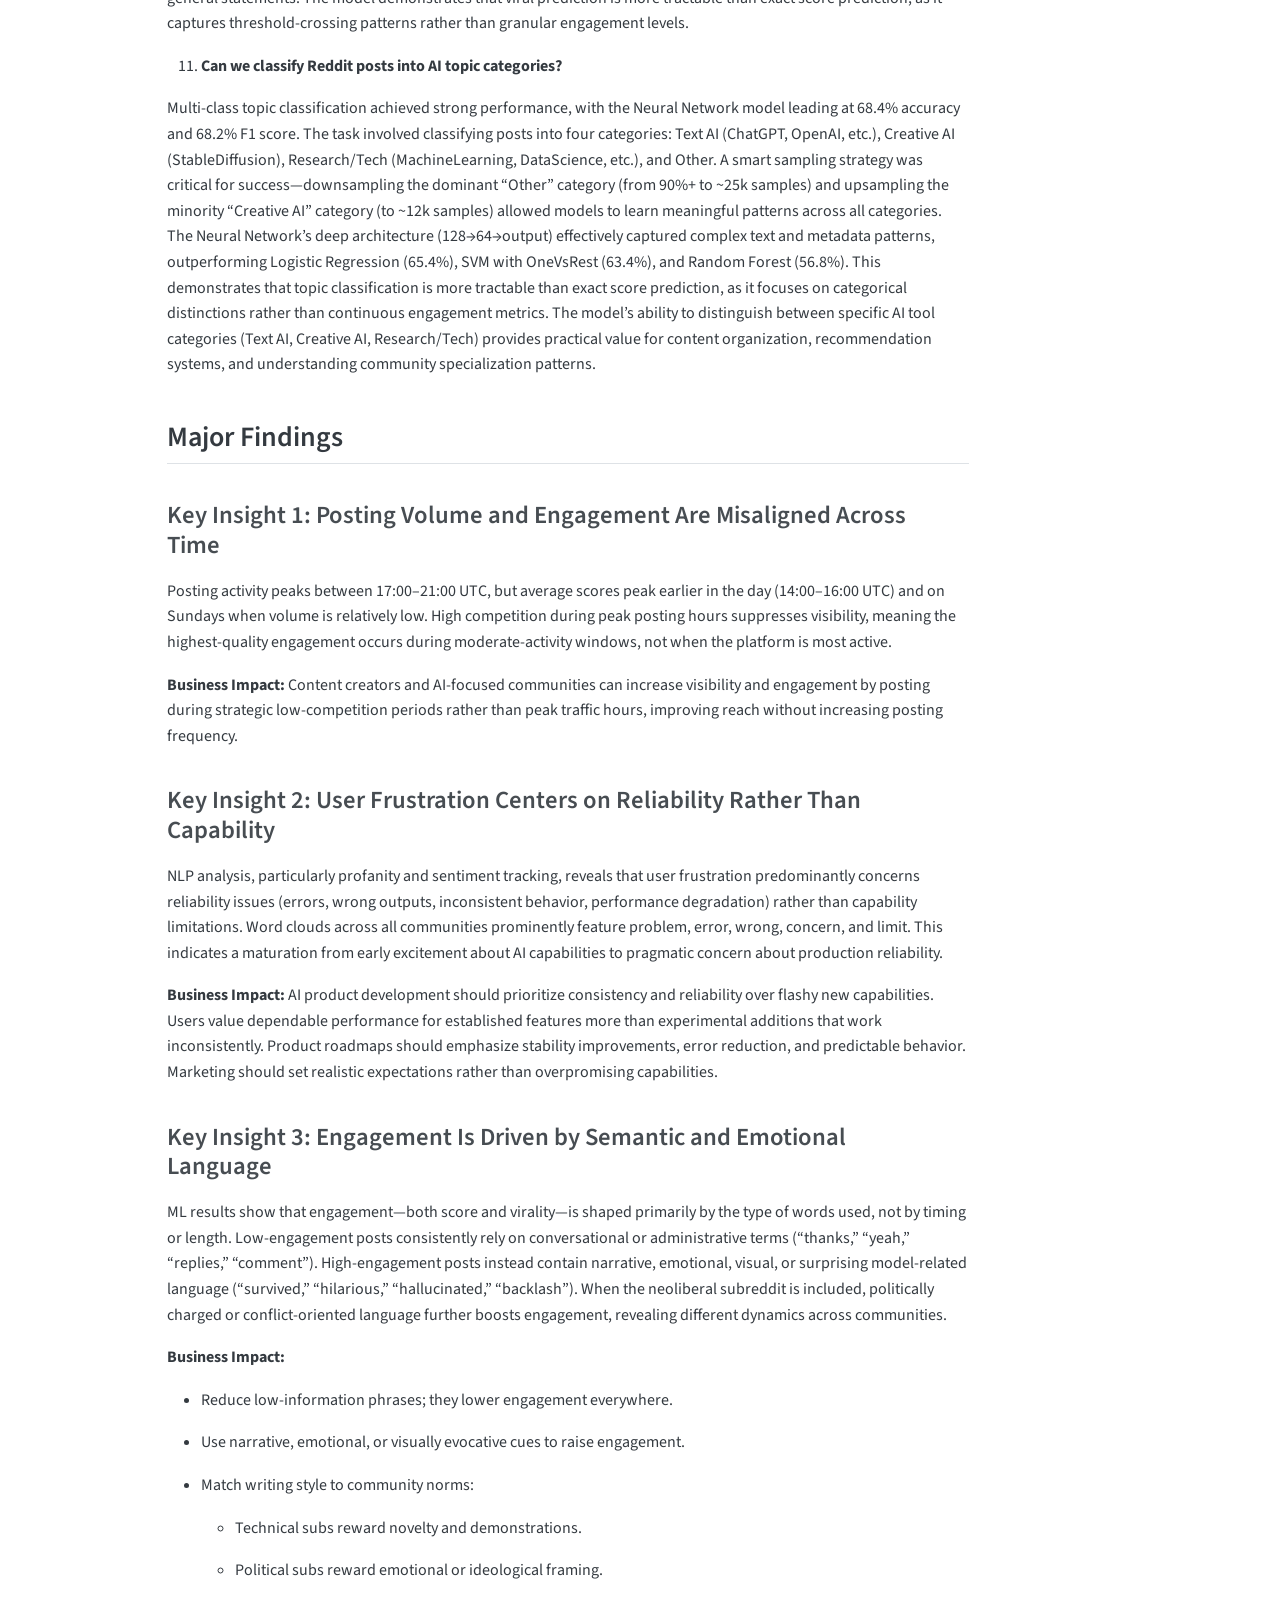
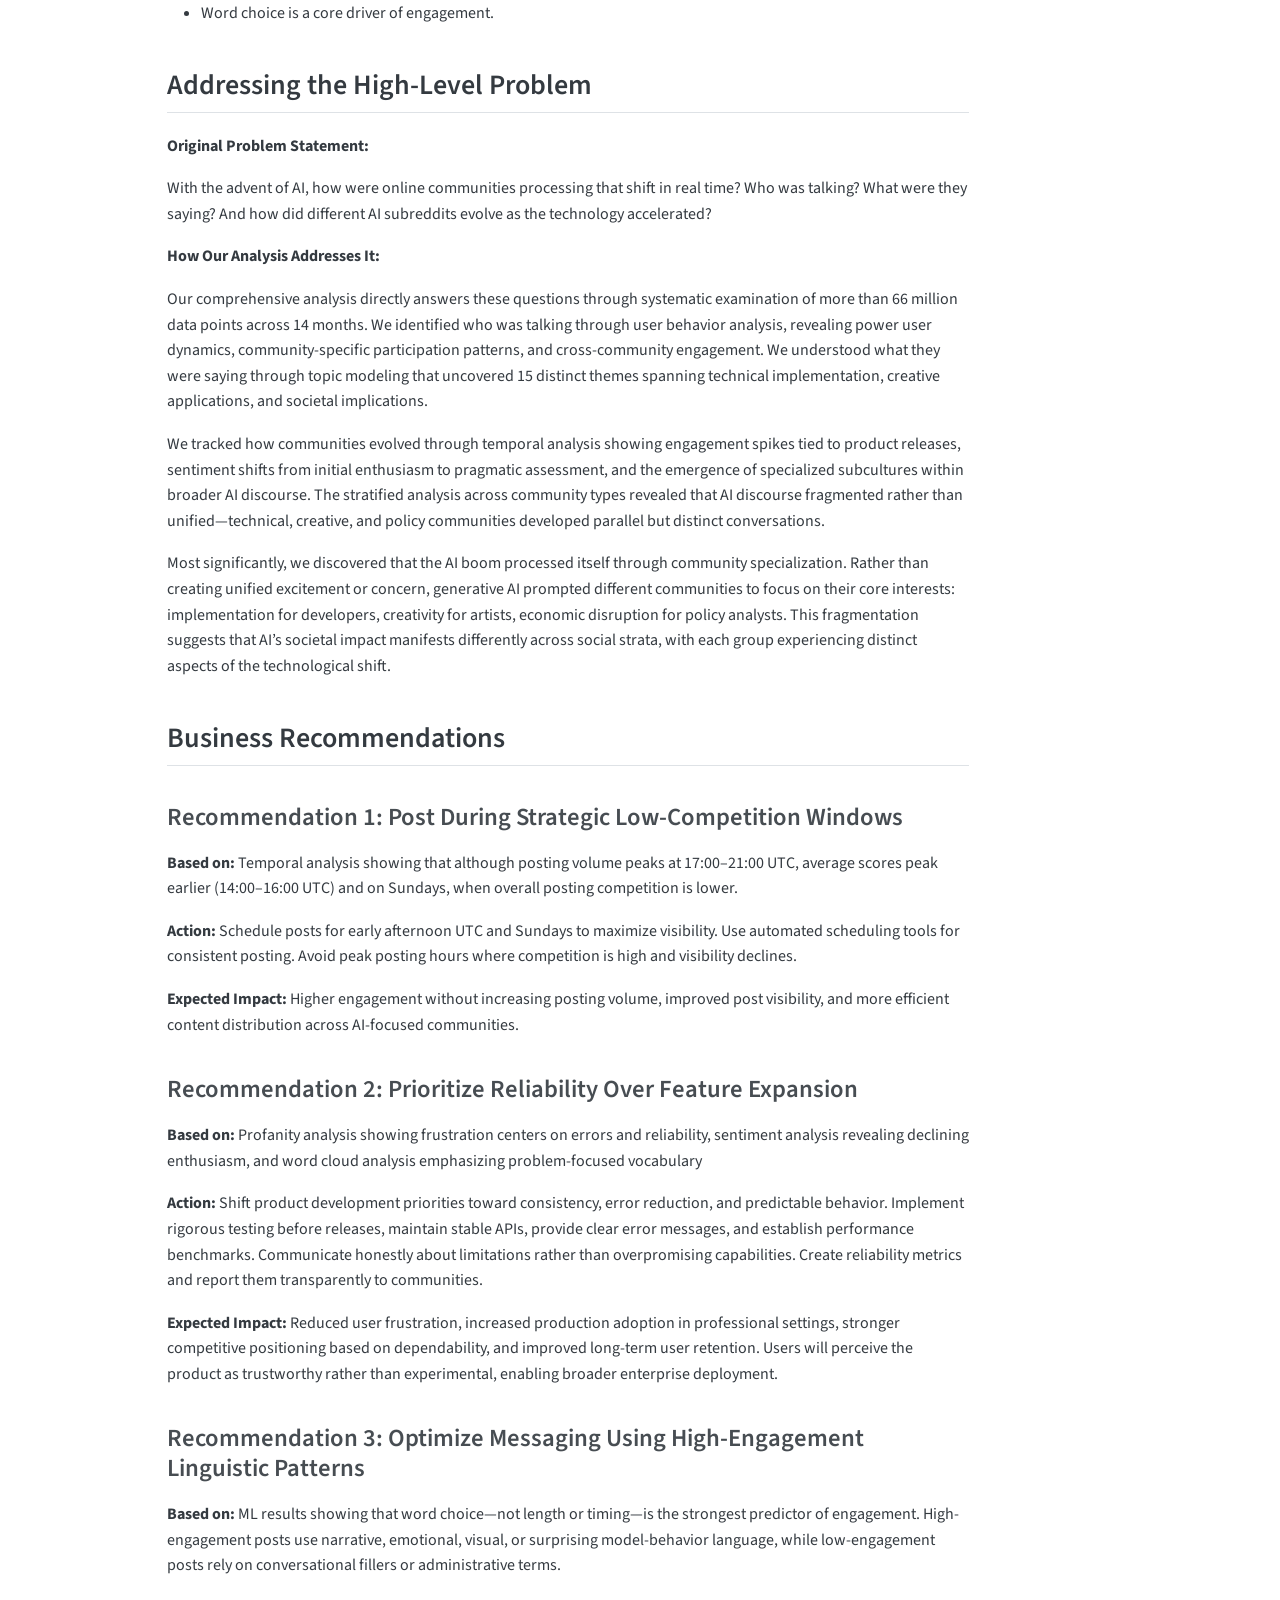
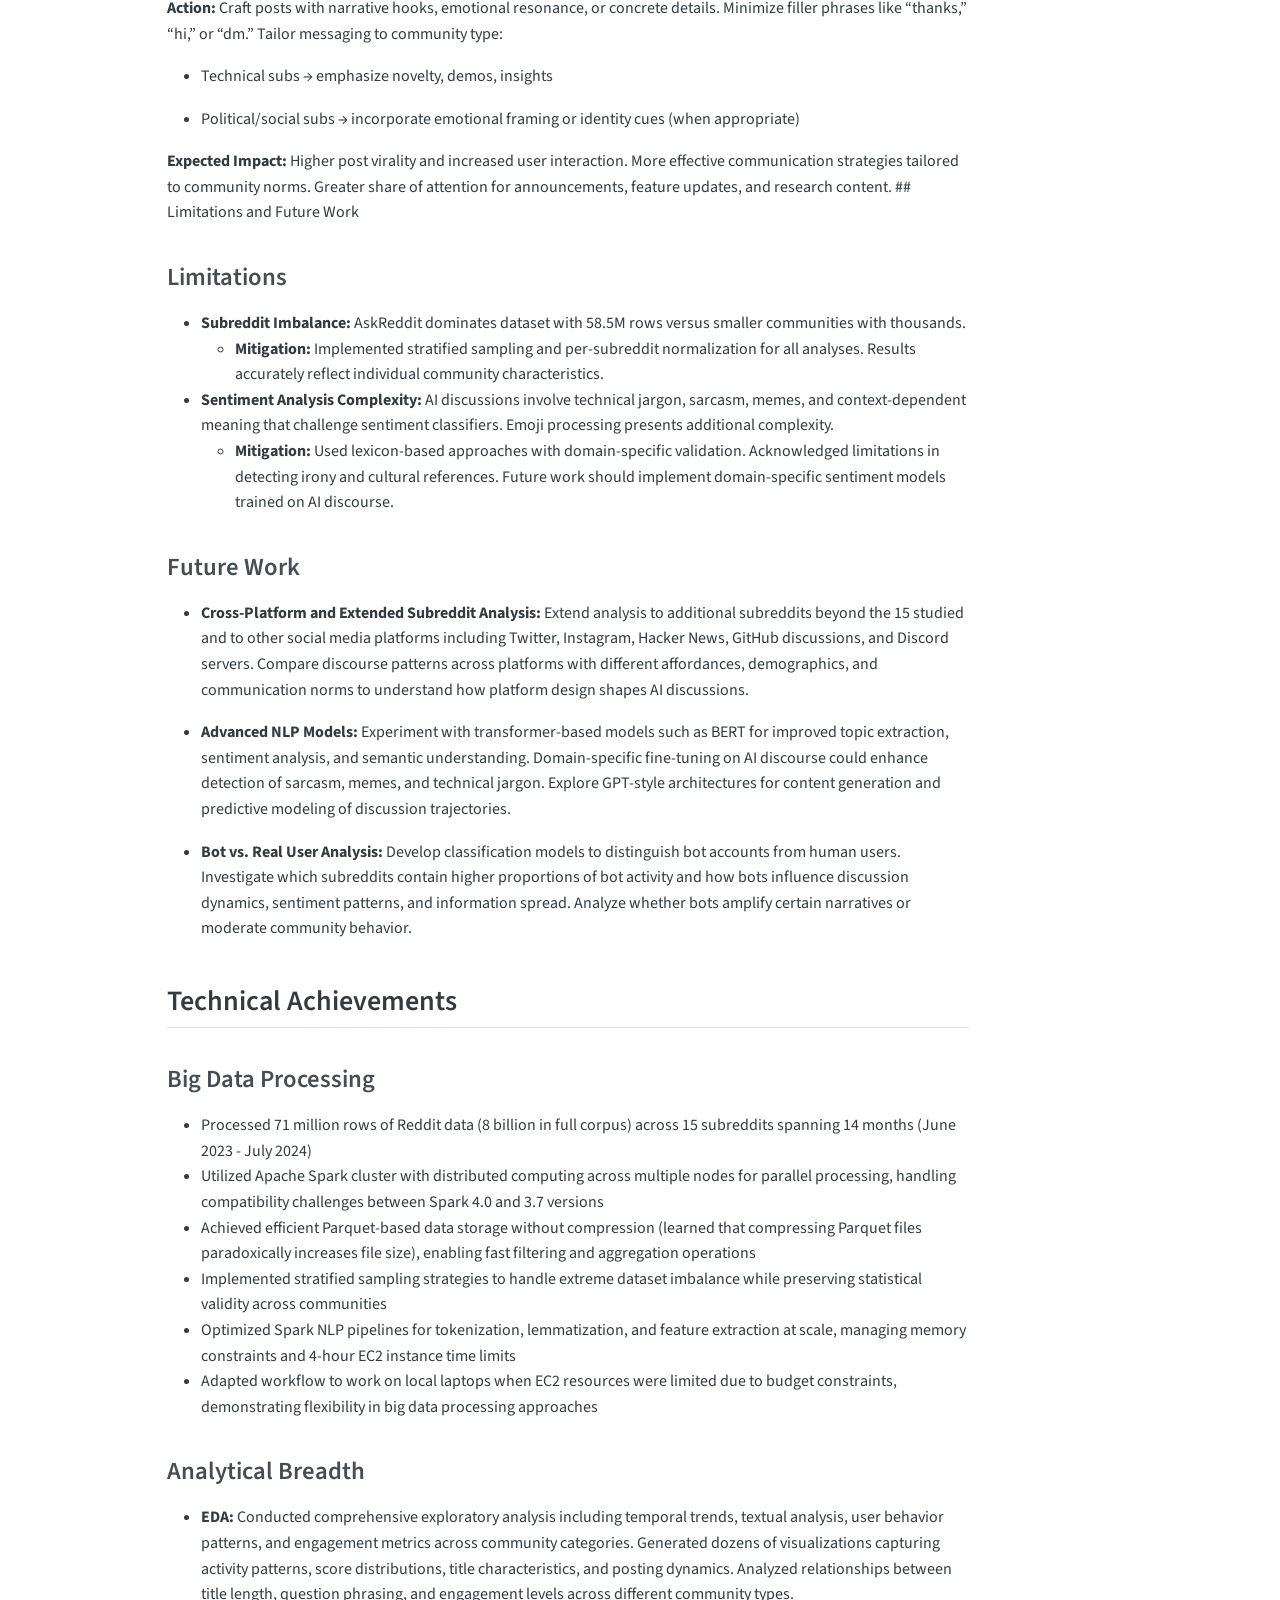
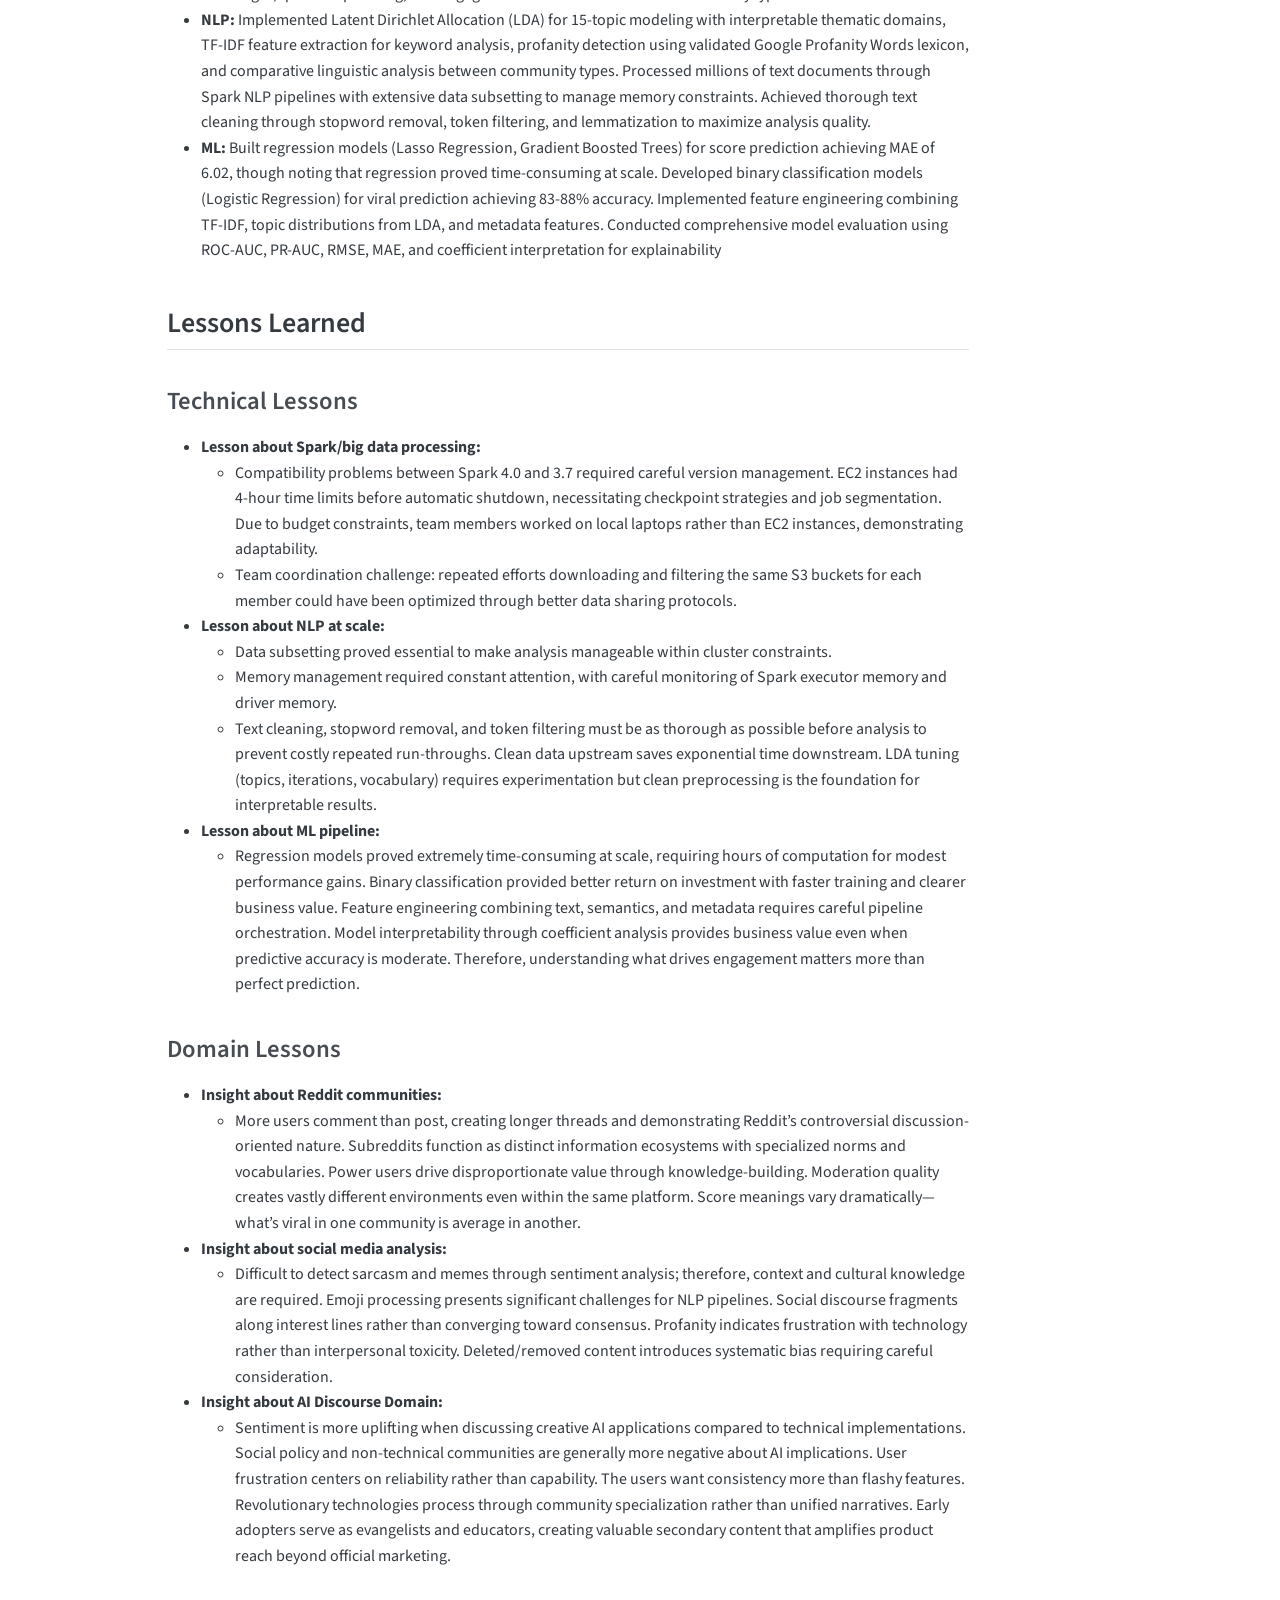
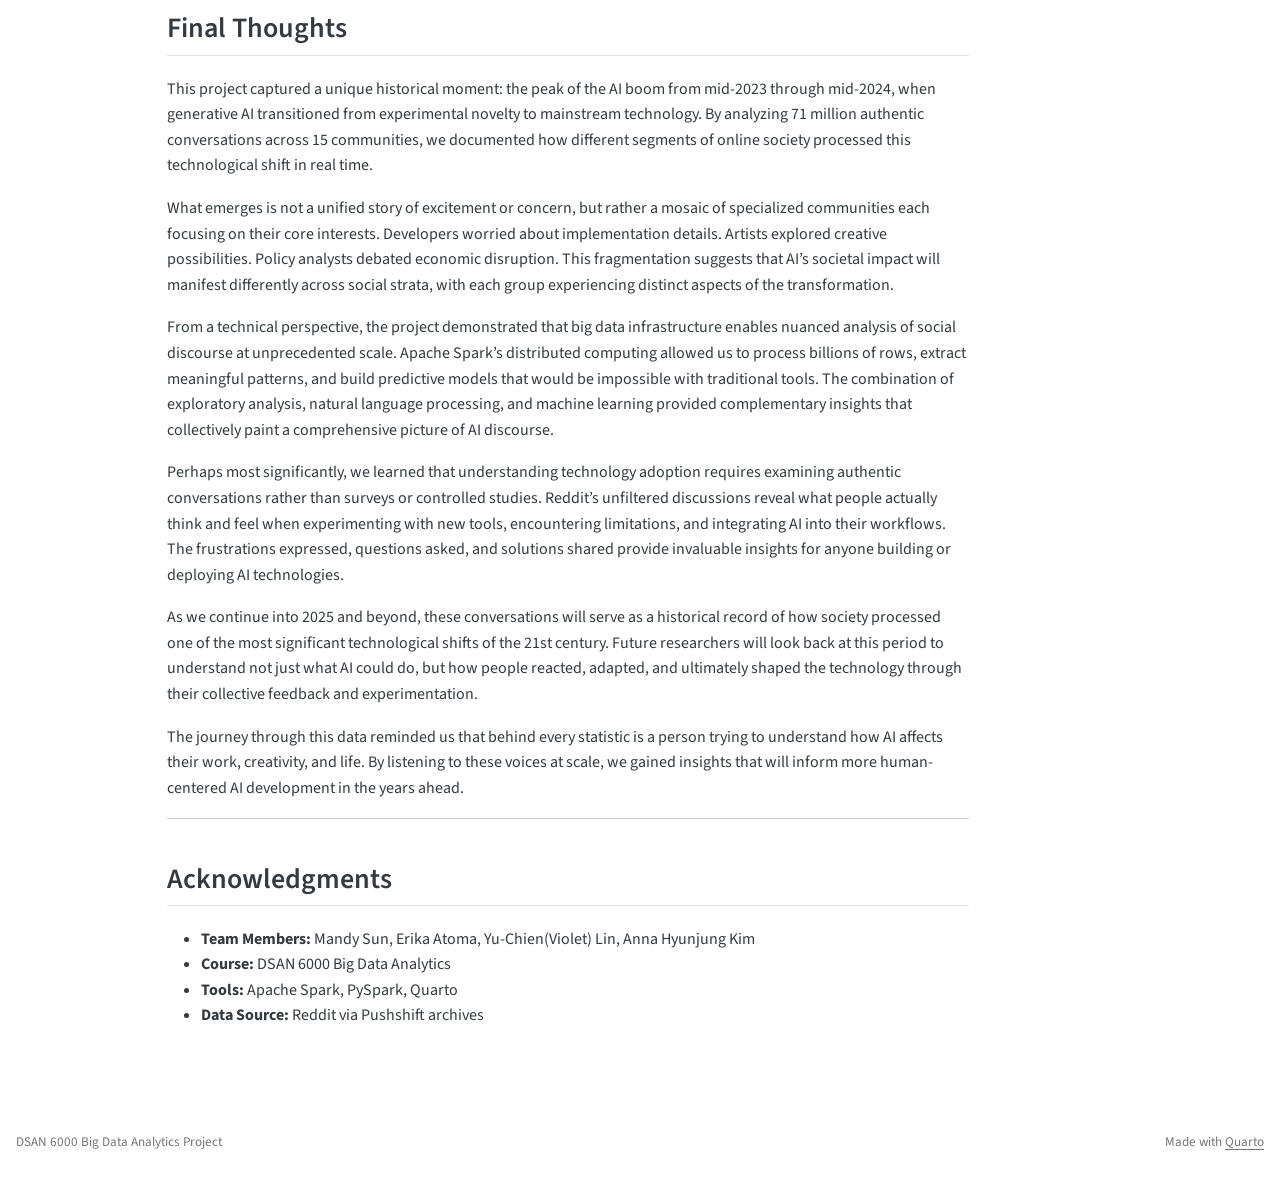
<file: docs/conclusion.html>
<!DOCTYPE html>
<html xmlns="http://www.w3.org/1999/xhtml" lang="en" xml:lang="en"><head>

<meta charset="utf-8">
<meta name="generator" content="quarto-1.8.26">

<meta name="viewport" content="width=device-width, initial-scale=1.0, user-scalable=yes">


<title>Conclusion and Recommendations – DSAN 6000 Big Data Project</title>
<style>
code{white-space: pre-wrap;}
span.smallcaps{font-variant: small-caps;}
div.columns{display: flex; gap: min(4vw, 1.5em);}
div.column{flex: auto; overflow-x: auto;}
div.hanging-indent{margin-left: 1.5em; text-indent: -1.5em;}
ul.task-list{list-style: none;}
ul.task-list li input[type="checkbox"] {
  width: 0.8em;
  margin: 0 0.8em 0.2em -1em; /* quarto-specific, see https://github.com/quarto-dev/quarto-cli/issues/4556 */ 
  vertical-align: middle;
}
</style>


<script src="site_libs/quarto-nav/quarto-nav.js"></script>
<script src="site_libs/quarto-nav/headroom.min.js"></script>
<script src="site_libs/clipboard/clipboard.min.js"></script>
<script src="site_libs/quarto-search/autocomplete.umd.js"></script>
<script src="site_libs/quarto-search/fuse.min.js"></script>
<script src="site_libs/quarto-search/quarto-search.js"></script>
<meta name="quarto:offset" content="./">
<script src="site_libs/quarto-html/quarto.js" type="module"></script>
<script src="site_libs/quarto-html/tabsets/tabsets.js" type="module"></script>
<script src="site_libs/quarto-html/axe/axe-check.js" type="module"></script>
<script src="site_libs/quarto-html/popper.min.js"></script>
<script src="site_libs/quarto-html/tippy.umd.min.js"></script>
<script src="site_libs/quarto-html/anchor.min.js"></script>
<link href="site_libs/quarto-html/tippy.css" rel="stylesheet">
<link href="site_libs/quarto-html/quarto-syntax-highlighting-587c61ba64f3a5504c4d52d930310e48.css" rel="stylesheet" id="quarto-text-highlighting-styles">
<script src="site_libs/bootstrap/bootstrap.min.js"></script>
<link href="site_libs/bootstrap/bootstrap-icons.css" rel="stylesheet">
<link href="site_libs/bootstrap/bootstrap-5b4ad623e5705c0698d39aec6f10cf02.min.css" rel="stylesheet" append-hash="true" id="quarto-bootstrap" data-mode="light">
<script id="quarto-search-options" type="application/json">{
  "location": "navbar",
  "copy-button": false,
  "collapse-after": 3,
  "panel-placement": "end",
  "type": "overlay",
  "limit": 50,
  "keyboard-shortcut": [
    "f",
    "/",
    "s"
  ],
  "show-item-context": false,
  "language": {
    "search-no-results-text": "No results",
    "search-matching-documents-text": "matching documents",
    "search-copy-link-title": "Copy link to search",
    "search-hide-matches-text": "Hide additional matches",
    "search-more-match-text": "more match in this document",
    "search-more-matches-text": "more matches in this document",
    "search-clear-button-title": "Clear",
    "search-text-placeholder": "",
    "search-detached-cancel-button-title": "Cancel",
    "search-submit-button-title": "Submit",
    "search-label": "Search"
  }
}</script>


<link rel="stylesheet" href="styles.css">
</head>

<body class="nav-fixed quarto-light">

<div id="quarto-search-results"></div>
  <header id="quarto-header" class="headroom fixed-top">
    <nav class="navbar navbar-expand-lg " data-bs-theme="dark">
      <div class="navbar-container container-fluid">
      <div class="navbar-brand-container mx-auto">
    <a class="navbar-brand" href="./index.html">
    <span class="navbar-title">DSAN 6000 Big Data Project</span>
    </a>
  </div>
            <div id="quarto-search" class="" title="Search"></div>
          <button class="navbar-toggler" type="button" data-bs-toggle="collapse" data-bs-target="#navbarCollapse" aria-controls="navbarCollapse" role="menu" aria-expanded="false" aria-label="Toggle navigation" onclick="if (window.quartoToggleHeadroom) { window.quartoToggleHeadroom(); }">
  <span class="navbar-toggler-icon"></span>
</button>
          <div class="collapse navbar-collapse" id="navbarCollapse">
            <ul class="navbar-nav navbar-nav-scroll me-auto">
  <li class="nav-item">
    <a class="nav-link" href="./index.html"> 
<span class="menu-text">Home</span></a>
  </li>  
  <li class="nav-item">
    <a class="nav-link" href="./eda.html"> 
<span class="menu-text">EDA</span></a>
  </li>  
  <li class="nav-item">
    <a class="nav-link" href="./nlp.html"> 
<span class="menu-text">NLP</span></a>
  </li>  
  <li class="nav-item">
    <a class="nav-link" href="./ml.html"> 
<span class="menu-text">ML</span></a>
  </li>  
  <li class="nav-item">
    <a class="nav-link active" href="./conclusion.html" aria-current="page"> 
<span class="menu-text">Conclusion</span></a>
  </li>  
</ul>
          </div> <!-- /navcollapse -->
            <div class="quarto-navbar-tools">
</div>
      </div> <!-- /container-fluid -->
    </nav>
</header>
<!-- content -->
<div id="quarto-content" class="quarto-container page-columns page-rows-contents page-layout-article page-navbar">
<!-- sidebar -->
<!-- margin-sidebar -->
    <div id="quarto-margin-sidebar" class="sidebar margin-sidebar">
        <nav id="TOC" role="doc-toc" class="toc-active">
    <h2 id="toc-title">On this page</h2>
   
  <ul>
  <li><a href="#executive-summary" id="toc-executive-summary" class="nav-link active" data-scroll-target="#executive-summary">Executive Summary</a></li>
  <li><a href="#answers-to-all-11-business-questions" id="toc-answers-to-all-11-business-questions" class="nav-link" data-scroll-target="#answers-to-all-11-business-questions">Answers to All 11 Business Questions</a>
  <ul class="collapse">
  <li><a href="#eda-questions" id="toc-eda-questions" class="nav-link" data-scroll-target="#eda-questions">EDA Questions</a></li>
  <li><a href="#nlp-questions" id="toc-nlp-questions" class="nav-link" data-scroll-target="#nlp-questions">NLP Questions</a></li>
  <li><a href="#ml-questions" id="toc-ml-questions" class="nav-link" data-scroll-target="#ml-questions">ML Questions</a></li>
  </ul></li>
  <li><a href="#major-findings" id="toc-major-findings" class="nav-link" data-scroll-target="#major-findings">Major Findings</a>
  <ul class="collapse">
  <li><a href="#key-insight-1-posting-volume-and-engagement-are-misaligned-across-time" id="toc-key-insight-1-posting-volume-and-engagement-are-misaligned-across-time" class="nav-link" data-scroll-target="#key-insight-1-posting-volume-and-engagement-are-misaligned-across-time">Key Insight 1: Posting Volume and Engagement Are Misaligned Across Time</a></li>
  <li><a href="#key-insight-2-user-frustration-centers-on-reliability-rather-than-capability" id="toc-key-insight-2-user-frustration-centers-on-reliability-rather-than-capability" class="nav-link" data-scroll-target="#key-insight-2-user-frustration-centers-on-reliability-rather-than-capability">Key Insight 2: User Frustration Centers on Reliability Rather Than Capability</a></li>
  <li><a href="#key-insight-3-engagement-is-driven-by-semantic-and-emotional-language" id="toc-key-insight-3-engagement-is-driven-by-semantic-and-emotional-language" class="nav-link" data-scroll-target="#key-insight-3-engagement-is-driven-by-semantic-and-emotional-language">Key Insight 3: Engagement Is Driven by Semantic and Emotional Language</a></li>
  </ul></li>
  <li><a href="#addressing-the-high-level-problem" id="toc-addressing-the-high-level-problem" class="nav-link" data-scroll-target="#addressing-the-high-level-problem">Addressing the High-Level Problem</a></li>
  <li><a href="#business-recommendations" id="toc-business-recommendations" class="nav-link" data-scroll-target="#business-recommendations">Business Recommendations</a>
  <ul class="collapse">
  <li><a href="#recommendation-1-post-during-strategic-low-competition-windows" id="toc-recommendation-1-post-during-strategic-low-competition-windows" class="nav-link" data-scroll-target="#recommendation-1-post-during-strategic-low-competition-windows">Recommendation 1: Post During Strategic Low-Competition Windows</a></li>
  <li><a href="#recommendation-2-prioritize-reliability-over-feature-expansion" id="toc-recommendation-2-prioritize-reliability-over-feature-expansion" class="nav-link" data-scroll-target="#recommendation-2-prioritize-reliability-over-feature-expansion">Recommendation 2: Prioritize Reliability Over Feature Expansion</a></li>
  <li><a href="#recommendation-3-optimize-messaging-using-high-engagement-linguistic-patterns" id="toc-recommendation-3-optimize-messaging-using-high-engagement-linguistic-patterns" class="nav-link" data-scroll-target="#recommendation-3-optimize-messaging-using-high-engagement-linguistic-patterns">Recommendation 3: Optimize Messaging Using High-Engagement Linguistic Patterns</a></li>
  <li><a href="#limitations" id="toc-limitations" class="nav-link" data-scroll-target="#limitations">Limitations</a></li>
  <li><a href="#future-work" id="toc-future-work" class="nav-link" data-scroll-target="#future-work">Future Work</a></li>
  </ul></li>
  <li><a href="#technical-achievements" id="toc-technical-achievements" class="nav-link" data-scroll-target="#technical-achievements">Technical Achievements</a>
  <ul class="collapse">
  <li><a href="#big-data-processing" id="toc-big-data-processing" class="nav-link" data-scroll-target="#big-data-processing">Big Data Processing</a></li>
  <li><a href="#analytical-breadth" id="toc-analytical-breadth" class="nav-link" data-scroll-target="#analytical-breadth">Analytical Breadth</a></li>
  </ul></li>
  <li><a href="#lessons-learned" id="toc-lessons-learned" class="nav-link" data-scroll-target="#lessons-learned">Lessons Learned</a>
  <ul class="collapse">
  <li><a href="#technical-lessons" id="toc-technical-lessons" class="nav-link" data-scroll-target="#technical-lessons">Technical Lessons</a></li>
  <li><a href="#domain-lessons" id="toc-domain-lessons" class="nav-link" data-scroll-target="#domain-lessons">Domain Lessons</a></li>
  </ul></li>
  <li><a href="#final-thoughts" id="toc-final-thoughts" class="nav-link" data-scroll-target="#final-thoughts">Final Thoughts</a></li>
  <li><a href="#acknowledgments" id="toc-acknowledgments" class="nav-link" data-scroll-target="#acknowledgments">Acknowledgments</a></li>
  </ul>
</nav>
    </div>
<!-- main -->
<main class="content" id="quarto-document-content">

<header id="title-block-header" class="quarto-title-block default">
<div class="quarto-title">
<h1 class="title">Conclusion and Recommendations</h1>
<p class="subtitle lead">Final Analysis and Business Impact</p>
</div>



<div class="quarto-title-meta">

    
  
    
  </div>
  


</header>


<div class="callout callout-style-default callout-important callout-titled">
<div class="callout-header d-flex align-content-center">
<div class="callout-icon-container">
<i class="callout-icon"></i>
</div>
<div class="callout-title-container flex-fill">
<span class="screen-reader-only">Important</span>Milestone 4 Deliverable
</div>
</div>
<div class="callout-body-container callout-body">
<p>This page is populated during <strong>Milestone 4 (Week 8)</strong> - Final Submission.</p>
</div>
</div>
<section id="executive-summary" class="level2">
<h2 class="anchored" data-anchor-id="executive-summary">Executive Summary</h2>
<p>This project analyzed around 68 million Reddit posts and comments from 15 AI-related subreddits spanning June 2023 to July 2024, capturing the peak of the AI boom. Using Apache Spark for distributed computing, we conducted comprehensive exploratory data analysis, natural language processing, and machine learning to understand how online communities processed the rapid emergence of generative AI technologies.</p>
<p>Our analysis revealed distinct community archetypes: technical communities focused on implementation and troubleshooting, model-centric communities centered on specific AI tools, and societal-debate communities concerned with broader implications. We discovered that a small percentage of power users (top 10%) drive the majority of engagement, that profanity usage serves as a proxy for emotional intensity rather than toxicity, and that topic distributions reveal clear specialization across communities.</p>
<p>Key technical achievements include processing more than 8 billion rows of data through Spark pipelines, implementing Latent Dirichlet Allocation (LDA) for 15-topic modeling, conducting sentiment analysis across temporal windows, and building predictive models for comment scores and viral classification. The project demonstrates how big data infrastructure enables nuanced analysis of social discourse at unprecedented scale.</p>
</section>
<section id="answers-to-all-11-business-questions" class="level2">
<h2 class="anchored" data-anchor-id="answers-to-all-11-business-questions">Answers to All 11 Business Questions</h2>
<section id="eda-questions" class="level3">
<h3 class="anchored" data-anchor-id="eda-questions">EDA Questions</h3>
<ol type="1">
<li><strong>How do AI subreddit categories differ in user engagement, and how do title characteristics shape the number of comments and scores?</strong></li>
</ol>
<p>Analysis of six AI community categories (chatbot-focused, creative-generation, research/technical, social/policy, dev/hardcore, and baseline control) reveals that community dynamics outweigh standard title characteristics in determining engagement. Social/policy communities (Futurology, singularity, neoliberal) lead with an average of 59 comments per post and maximum scores reaching 32,643, responding strongly to short, emotionally resonant titles.</p>
<p>Title length shows minimal correlation with engagement across all categories (Pearson correlation -0.07 to 0.08), with engagement heavily concentrated in titles under 100 characters. Question phrasing does not universally boost engagement—while the baseline control group (AskReddit with 95.4% question posts) shows higher engagement for questions, social/policy communities demonstrate significantly higher scores for statement-style posts. Technical and creative categories show that questions generate more comments but statements achieve higher scores.</p>
<p>Content effectiveness depends on community-specific norms rather than universal principles. Social/policy discussions favor concise, impactful statements (71 characters average) that spark debate, while technical communities respond to detailed questions. Adapting content strategy to each subreddit’s characteristics is essential for maximizing engagement.</p>
<ol start="2" type="1">
<li><strong>How do engagement levels change before and after major AI model updates, and which subreddits exhibit the strongest and most persistent hype spikes?</strong>:</li>
</ol>
<p>Most AI model releases (Claude 2, GPT-4 Turbo, GPT-4o) show immediate engagement spikes in the 2 weeks following release, with post counts and average scores increasing significantly. However, the magnitude and persistence of these spikes vary substantially across different subreddits and model types.</p>
<p>Subreddits directly related to specific AI models (e.g., r/ChatGPT for GPT releases, r/ClaudeAI for Claude releases) exhibit the most pronounced and sustained engagement increases, suggesting that dedicated communities are the primary drivers of hype around new releases.</p>
<p>While initial hype spikes are common, most models show a return to baseline engagement levels within 4-6 weeks post-release. Only the most significant releases (like GPT-4o) demonstrate longer-term sustained interest, indicating that the Reddit community’s attention span for new AI models is relatively short-lived unless the model represents a major technological leap.</p>
<ol start="3" type="1">
<li><strong>When is the optimal time to post content on AI-related subreddit to maximize engagement and content quality?</strong>:</li>
</ol>
<p>Reddit posting activity is dominated by a strong, universal daily rhythm and weekday focus. Activity is highest from Tuesday to Thursday and lowest on weekends. Globally, the peak posting volume occurs between 17:00–21:00 UTC, aligning with simultaneous active hours in North America and Europe, while the lowest activity is from 6 AM–10 AM UTC. Higher-scoring posts tend to appear just before this volume peak (15:00–17:00 UTC). This pattern, including evening peaks in AI-specific subreddits like r/ChatGPT, reflects that AI-related discussions are primarily conducted during workweek and evening hours.</p>
<ol start="4" type="1">
<li><strong>How do high-engagement contributors behave across the AI/tech subreddit ecosystem?</strong></li>
</ol>
<p>High-engagement contributors—the top 1% of users—play a central role in shaping AI discourse across Reddit. Their behavior falls into two groups: specialists, who focus on a single community and drive deep, technical discussions, and generalists, who move across multiple subreddits and connect otherwise separate conversations. These contributors typically show short but intense activity cycles, often concentrated around major AI releases or breakthrough moments. Cross-engagement patterns reveal that communities like r/ChatGPT act as major hubs linking technical, creative, and futurist spaces, while subreddits such as r/LocalLLaMA and r/StableDiffusion anchor more specialized discussions. Overall, the top contributors define the structure and flow of AI conversations, shaping how ideas spread across the broader ecosystem.</p>
</section>
<section id="nlp-questions" class="level3">
<h3 class="anchored" data-anchor-id="nlp-questions">NLP Questions</h3>
<ol start="5" type="1">
<li><strong>What are the dominant topics discussed in AI-related Reddit posts?</strong></li>
</ol>
<p>LDA analysis with 15 topics revealed AI discussions organize into four major thematic domains: (1) Technical AI Development and Engineering - covering model implementation, data pipelines, and GPU troubleshooting; (2) User Experience, Platforms, and Community Governance - focusing on prompting techniques, moderation, and bot interactions; (3) Societal, Philosophical, and Economic Implications - examining AI’s impact on humanity, labor markets, and infrastructure; (4) Casual, Cultural, and Entertainment-Oriented Engagement - capturing gaming discussions and informal conversations. Comparing analyses with and without the neoliberal subreddit reveals significant thematic shifts. Including neoliberal content amplifies political, economic, and ideological debate topics (elections, political parties, global conflicts, gendered dynamics), shifting the landscape from primarily technical discussions to broader societal narratives. This demonstrates how different community types fundamentally reshape AI discourse - technical communities focus on implementation, while sociopolitical communities contextualize AI within policy debates and economic implications.</p>
<ol start="6" type="1">
<li><strong>How has the popularity and sentiment around different types of generative AI (e.g., image, text, music, code) evolved across Reddit subreddits over time, and what patterns emerge in user engagement and comment dynamics?</strong></li>
</ol>
<p>The evolution of generative AI popularity and sentiment across Reddit reveals distinct patterns for different AI categories. <strong>Text AI tools</strong> (ChatGPT, GPT-4, Claude) show the most dramatic engagement spikes around major model releases, with subreddits like r/ChatGPT and r/OpenAI experiencing 2-3x increases in post volume and average scores immediately following announcements. These spikes are typically short-lived (2-4 weeks), suggesting that text AI communities are highly reactive to new releases but quickly return to baseline discussion levels. <strong>Creative AI tools</strong> (Midjourney, Stable Diffusion, Sora) exhibit more sustained engagement patterns, with image generation subreddits maintaining higher baseline activity and showing less dramatic but more persistent spikes. The temporal hype analysis reveals that Creative AI communities tend to have longer discussion cycles around new features, likely due to the visual and shareable nature of their outputs. <strong>Research/Tech subreddits</strong> (r/MachineLearning, r/generativeai) show the most stable engagement patterns, with gradual increases rather than sharp spikes, reflecting their focus on technical analysis and long-term trends rather than immediate product releases. Across all categories, sentiment analysis indicates that discussions are heavily focused on technical challenges, limitations, and problem-solving, with negative sentiment words like “error,” “problem,” and “concern” appearing frequently across communities. However, the intensity of these concerns varies by category: Text AI discussions emphasize reliability and accuracy issues, while Creative AI communities focus more on quality and workflow constraints. Overall, the data suggests that Reddit’s AI communities are primarily driven by practical usage concerns rather than pure enthusiasm, with engagement patterns reflecting both the technical maturity of different AI categories and the specific needs of their user bases.</p>
<ol start="6" type="1">
<li><strong>How do high-engagement contributors (top 1% posters) emotionally express themselves across AI and tech subreddits, and how do these emotional patterns differ between technical, creative, and general-interest communities?</strong></li>
</ol>
<p>Emotion classification of the top 1% most active contributors reveals that AI discourse is overwhelmingly neutral across nearly every subreddit—especially within technical communities. Subreddits such as MachineLearning, datascience, programming, and LocalLLaMA show extremely flat emotional profiles, indicating discussions grounded in debugging, implementation details, and model troubleshooting rather than emotional expression. Creative AI subreddits, including StableDiffusion, MidJourney, and AIArt, display noticeably more emotional variability, with higher levels of fear, anger, and surprise. These patterns stem from debates around model quality, artistic ownership, ethics, and unexpected model behavior. In contrast, future-oriented and ideological subreddits like Futurology, singularity, and neoliberal exhibit elevated fear, sadness, and anger—reflecting economic, political, and existential anxieties surrounding AI and automation. General-audience spaces such as AskReddit contain the strongest emotional signatures overall, particularly fear and sadness, highlighting that nontechnical users engage with AI from a more emotionally charged perspective. Model-specific subreddits (ChatGPT, GPT-4, ClaudeAI, OpenAI, PerplexityAI) form a tightly clustered emotional group with highly neutral tone and only mild frustration spikes. Overall, emotional patterns reflect the purpose of each community: technical spaces minimize emotion, creative spaces amplify it, and public discussion spaces reveal the deepest anxieties about AI’s societal impact.</p>
<ol start="7" type="1">
<li><strong>How has sentiment toward different generative AI tools (e.g., ChatGPT, Midjourney, Sora) shifted over time across subreddits?</strong>:</li>
</ol>
<p>Subreddits focused on image generation tools (Midjourney, Stable Diffusion) consistently exhibit higher average sentiment scores compared to text AI and research/tech communities. This suggests that users find creative AI tools more satisfying or less frustrating than text-based AI tools.</p>
<p>While Creative AI shows overall positive sentiment, individual subreddits within the same category can have very different sentiment patterns. For example, model-specific subreddits (r/ChatGPT, r/ClaudeAI) may show different sentiment trajectories than general AI discussion subreddits, reflecting community-specific experiences and expectations.</p>
<p>When comparing AskReddit posts that mention AI tools versus general AskReddit content, there are distinct sentiment differences, suggesting that discussions specifically about AI tools carry different emotional tones than general Reddit discussions, potentially reflecting both excitement and concerns about AI technology.</p>
<ol start="8" type="1">
<li><strong>What percentage of profanity is used to describe AI across subreddits?</strong></li>
</ol>
<p>Profanity analysis using the Google Profanity Words dataset revealed significant variation: AskReddit (8.22%), neoliberal (7.76%), Futurology (6.56%), technical communities (4.0-4.6%), and PerplexityAI (1.49%). Importantly, word cloud analysis shows that profanity primarily expresses technical frustration rather than interpersonal toxicity. Dominant terms include problem, error, wrong, concern, hard, limit, and bad. Thus, indicating dissatisfaction with AI tool performance rather than hostile discourse. This suggests that profanity serves as an emotional release valve for user frustration with technology limitations.</p>
</section>
<section id="ml-questions" class="level3">
<h3 class="anchored" data-anchor-id="ml-questions">ML Questions</h3>
<ol start="9" type="1">
<li><strong>Can we predict the comment score of new AI-related posts?</strong></li>
</ol>
<p>Regression models for score prediction achieved moderate performance. Gradient Boosted Trees performed best (RMSE: 19.25, MAE: 6.02, R²: -0.03), followed by Lasso Regression variants (RMSE: 40-41, MAE: 9-10). Negative R² values indicate that predicting exact scores remains challenging, likely due to Reddit’s complex engagement dynamics involving timing, community context, thread momentum, and algorithmic factors beyond textual features. Feature analysis revealed that TF-IDF features carry the most predictive power, with specific words showing consistent positive or negative associations with scores. Metadata features (hour, day of week) showed minimal predictive value, while topic distributions from LDA provided moderate improvement. The analysis suggests that content quality and relevance matter more than posting timing for engagement.</p>
<ol start="10" type="1">
<li><strong>Can we predict whether an AI-related post will go viral?</strong></li>
</ol>
<p>Binary classification for viral prediction demonstrated stronger performance than score regression. Using a threshold of score &gt; 9, models achieved: ROC-AUC of 0.67, PR-AUC of 0.30 (with neoliberal) / 0.19 (without), Accuracy of 83.5% (with) / 88.3% (without), and F1 scores of 0.76 (with) / 0.83 (without). The without-neoliberal model performed better due to reduced noise from politically-focused content. Logistic regression coefficients revealed linguistic markers of viral content. Words associated with higher virality include specific technical terms, actionable advice, and surprising insights. Words associated with lower engagement include vague expressions, complaint-focused language, and overly general statements. The model demonstrates that viral prediction is more tractable than exact score prediction, as it captures threshold-crossing patterns rather than granular engagement levels.</p>
<ol start="11" type="1">
<li><strong>Can we classify Reddit posts into AI topic categories?</strong></li>
</ol>
<p>Multi-class topic classification achieved strong performance, with the Neural Network model leading at 68.4% accuracy and 68.2% F1 score. The task involved classifying posts into four categories: Text AI (ChatGPT, OpenAI, etc.), Creative AI (StableDiffusion), Research/Tech (MachineLearning, DataScience, etc.), and Other. A smart sampling strategy was critical for success—downsampling the dominant “Other” category (from 90%+ to ~25k samples) and upsampling the minority “Creative AI” category (to ~12k samples) allowed models to learn meaningful patterns across all categories. The Neural Network’s deep architecture (128→64→output) effectively captured complex text and metadata patterns, outperforming Logistic Regression (65.4%), SVM with OneVsRest (63.4%), and Random Forest (56.8%). This demonstrates that topic classification is more tractable than exact score prediction, as it focuses on categorical distinctions rather than continuous engagement metrics. The model’s ability to distinguish between specific AI tool categories (Text AI, Creative AI, Research/Tech) provides practical value for content organization, recommendation systems, and understanding community specialization patterns.</p>
</section>
</section>
<section id="major-findings" class="level2">
<h2 class="anchored" data-anchor-id="major-findings">Major Findings</h2>
<section id="key-insight-1-posting-volume-and-engagement-are-misaligned-across-time" class="level3">
<h3 class="anchored" data-anchor-id="key-insight-1-posting-volume-and-engagement-are-misaligned-across-time">Key Insight 1: Posting Volume and Engagement Are Misaligned Across Time</h3>
<p>Posting activity peaks between 17:00–21:00 UTC, but average scores peak earlier in the day (14:00–16:00 UTC) and on Sundays when volume is relatively low. High competition during peak posting hours suppresses visibility, meaning the highest-quality engagement occurs during moderate-activity windows, not when the platform is most active.</p>
<p><strong>Business Impact:</strong> Content creators and AI-focused communities can increase visibility and engagement by posting during strategic low-competition periods rather than peak traffic hours, improving reach without increasing posting frequency.</p>
</section>
<section id="key-insight-2-user-frustration-centers-on-reliability-rather-than-capability" class="level3">
<h3 class="anchored" data-anchor-id="key-insight-2-user-frustration-centers-on-reliability-rather-than-capability">Key Insight 2: User Frustration Centers on Reliability Rather Than Capability</h3>
<p>NLP analysis, particularly profanity and sentiment tracking, reveals that user frustration predominantly concerns reliability issues (errors, wrong outputs, inconsistent behavior, performance degradation) rather than capability limitations. Word clouds across all communities prominently feature problem, error, wrong, concern, and limit. This indicates a maturation from early excitement about AI capabilities to pragmatic concern about production reliability.</p>
<p><strong>Business Impact:</strong> AI product development should prioritize consistency and reliability over flashy new capabilities. Users value dependable performance for established features more than experimental additions that work inconsistently. Product roadmaps should emphasize stability improvements, error reduction, and predictable behavior. Marketing should set realistic expectations rather than overpromising capabilities.</p>
</section>
<section id="key-insight-3-engagement-is-driven-by-semantic-and-emotional-language" class="level3">
<h3 class="anchored" data-anchor-id="key-insight-3-engagement-is-driven-by-semantic-and-emotional-language">Key Insight 3: Engagement Is Driven by Semantic and Emotional Language</h3>
<p>ML results show that engagement—both score and virality—is shaped primarily by the type of words used, not by timing or length. Low-engagement posts consistently rely on conversational or administrative terms (“thanks,” “yeah,” “replies,” “comment”). High-engagement posts instead contain narrative, emotional, visual, or surprising model-related language (“survived,” “hilarious,” “hallucinated,” “backlash”). When the neoliberal subreddit is included, politically charged or conflict-oriented language further boosts engagement, revealing different dynamics across communities.</p>
<p><strong>Business Impact:</strong></p>
<ul>
<li><p>Reduce low-information phrases; they lower engagement everywhere.</p></li>
<li><p>Use narrative, emotional, or visually evocative cues to raise engagement.</p></li>
<li><p>Match writing style to community norms:</p>
<ul>
<li><p>Technical subs reward novelty and demonstrations.</p></li>
<li><p>Political subs reward emotional or ideological framing.</p></li>
</ul></li>
<li><p>Word choice is a core driver of engagement.</p></li>
</ul>
</section>
</section>
<section id="addressing-the-high-level-problem" class="level2">
<h2 class="anchored" data-anchor-id="addressing-the-high-level-problem">Addressing the High-Level Problem</h2>
<p><strong>Original Problem Statement:</strong></p>
<p>With the advent of AI, how were online communities processing that shift in real time? Who was talking? What were they saying? And how did different AI subreddits evolve as the technology accelerated?</p>
<p><strong>How Our Analysis Addresses It:</strong></p>
<p>Our comprehensive analysis directly answers these questions through systematic examination of more than 66 million data points across 14 months. We identified who was talking through user behavior analysis, revealing power user dynamics, community-specific participation patterns, and cross-community engagement. We understood what they were saying through topic modeling that uncovered 15 distinct themes spanning technical implementation, creative applications, and societal implications.</p>
<p>We tracked how communities evolved through temporal analysis showing engagement spikes tied to product releases, sentiment shifts from initial enthusiasm to pragmatic assessment, and the emergence of specialized subcultures within broader AI discourse. The stratified analysis across community types revealed that AI discourse fragmented rather than unified—technical, creative, and policy communities developed parallel but distinct conversations.</p>
<p>Most significantly, we discovered that the AI boom processed itself through community specialization. Rather than creating unified excitement or concern, generative AI prompted different communities to focus on their core interests: implementation for developers, creativity for artists, economic disruption for policy analysts. This fragmentation suggests that AI’s societal impact manifests differently across social strata, with each group experiencing distinct aspects of the technological shift.</p>
</section>
<section id="business-recommendations" class="level2">
<h2 class="anchored" data-anchor-id="business-recommendations">Business Recommendations</h2>
<section id="recommendation-1-post-during-strategic-low-competition-windows" class="level3">
<h3 class="anchored" data-anchor-id="recommendation-1-post-during-strategic-low-competition-windows">Recommendation 1: Post During Strategic Low-Competition Windows</h3>
<p><strong>Based on:</strong> Temporal analysis showing that although posting volume peaks at 17:00–21:00 UTC, average scores peak earlier (14:00–16:00 UTC) and on Sundays, when overall posting competition is lower.</p>
<p><strong>Action:</strong> Schedule posts for early afternoon UTC and Sundays to maximize visibility. Use automated scheduling tools for consistent posting. Avoid peak posting hours where competition is high and visibility declines.</p>
<p><strong>Expected Impact:</strong> Higher engagement without increasing posting volume, improved post visibility, and more efficient content distribution across AI-focused communities.</p>
</section>
<section id="recommendation-2-prioritize-reliability-over-feature-expansion" class="level3">
<h3 class="anchored" data-anchor-id="recommendation-2-prioritize-reliability-over-feature-expansion">Recommendation 2: Prioritize Reliability Over Feature Expansion</h3>
<p><strong>Based on:</strong> Profanity analysis showing frustration centers on errors and reliability, sentiment analysis revealing declining enthusiasm, and word cloud analysis emphasizing problem-focused vocabulary</p>
<p><strong>Action:</strong> Shift product development priorities toward consistency, error reduction, and predictable behavior. Implement rigorous testing before releases, maintain stable APIs, provide clear error messages, and establish performance benchmarks. Communicate honestly about limitations rather than overpromising capabilities. Create reliability metrics and report them transparently to communities.</p>
<p><strong>Expected Impact:</strong> Reduced user frustration, increased production adoption in professional settings, stronger competitive positioning based on dependability, and improved long-term user retention. Users will perceive the product as trustworthy rather than experimental, enabling broader enterprise deployment.</p>
</section>
<section id="recommendation-3-optimize-messaging-using-high-engagement-linguistic-patterns" class="level3">
<h3 class="anchored" data-anchor-id="recommendation-3-optimize-messaging-using-high-engagement-linguistic-patterns">Recommendation 3: Optimize Messaging Using High-Engagement Linguistic Patterns</h3>
<p><strong>Based on:</strong> ML results showing that word choice—not length or timing—is the strongest predictor of engagement. High-engagement posts use narrative, emotional, visual, or surprising model-behavior language, while low-engagement posts rely on conversational fillers or administrative terms.</p>
<p><strong>Action:</strong> Craft posts with narrative hooks, emotional resonance, or concrete details. Minimize filler phrases like “thanks,” “hi,” or “dm.” Tailor messaging to community type:</p>
<ul>
<li><p>Technical subs → emphasize novelty, demos, insights</p></li>
<li><p>Political/social subs → incorporate emotional framing or identity cues (when appropriate)</p></li>
</ul>
<p><strong>Expected Impact:</strong> Higher post virality and increased user interaction. More effective communication strategies tailored to community norms. Greater share of attention for announcements, feature updates, and research content. ## Limitations and Future Work</p>
</section>
<section id="limitations" class="level3">
<h3 class="anchored" data-anchor-id="limitations">Limitations</h3>
<ul>
<li><strong>Subreddit Imbalance:</strong> AskReddit dominates dataset with 58.5M rows versus smaller communities with thousands.
<ul>
<li><strong>Mitigation:</strong> Implemented stratified sampling and per-subreddit normalization for all analyses. Results accurately reflect individual community characteristics.</li>
</ul></li>
<li><strong>Sentiment Analysis Complexity:</strong> AI discussions involve technical jargon, sarcasm, memes, and context-dependent meaning that challenge sentiment classifiers. Emoji processing presents additional complexity.
<ul>
<li><strong>Mitigation:</strong> Used lexicon-based approaches with domain-specific validation. Acknowledged limitations in detecting irony and cultural references. Future work should implement domain-specific sentiment models trained on AI discourse.</li>
</ul></li>
</ul>
</section>
<section id="future-work" class="level3">
<h3 class="anchored" data-anchor-id="future-work">Future Work</h3>
<ul>
<li><p><strong>Cross-Platform and Extended Subreddit Analysis:</strong> Extend analysis to additional subreddits beyond the 15 studied and to other social media platforms including Twitter, Instagram, Hacker News, GitHub discussions, and Discord servers. Compare discourse patterns across platforms with different affordances, demographics, and communication norms to understand how platform design shapes AI discussions.</p></li>
<li><p><strong>Advanced NLP Models:</strong> Experiment with transformer-based models such as BERT for improved topic extraction, sentiment analysis, and semantic understanding. Domain-specific fine-tuning on AI discourse could enhance detection of sarcasm, memes, and technical jargon. Explore GPT-style architectures for content generation and predictive modeling of discussion trajectories.</p></li>
<li><p><strong>Bot vs.&nbsp;Real User Analysis:</strong> Develop classification models to distinguish bot accounts from human users. Investigate which subreddits contain higher proportions of bot activity and how bots influence discussion dynamics, sentiment patterns, and information spread. Analyze whether bots amplify certain narratives or moderate community behavior.</p></li>
</ul>
</section>
</section>
<section id="technical-achievements" class="level2">
<h2 class="anchored" data-anchor-id="technical-achievements">Technical Achievements</h2>
<section id="big-data-processing" class="level3">
<h3 class="anchored" data-anchor-id="big-data-processing">Big Data Processing</h3>
<ul>
<li>Processed 71 million rows of Reddit data (8 billion in full corpus) across 15 subreddits spanning 14 months (June 2023 - July 2024)</li>
<li>Utilized Apache Spark cluster with distributed computing across multiple nodes for parallel processing, handling compatibility challenges between Spark 4.0 and 3.7 versions</li>
<li>Achieved efficient Parquet-based data storage without compression (learned that compressing Parquet files paradoxically increases file size), enabling fast filtering and aggregation operations</li>
<li>Implemented stratified sampling strategies to handle extreme dataset imbalance while preserving statistical validity across communities</li>
<li>Optimized Spark NLP pipelines for tokenization, lemmatization, and feature extraction at scale, managing memory constraints and 4-hour EC2 instance time limits</li>
<li>Adapted workflow to work on local laptops when EC2 resources were limited due to budget constraints, demonstrating flexibility in big data processing approaches</li>
</ul>
</section>
<section id="analytical-breadth" class="level3">
<h3 class="anchored" data-anchor-id="analytical-breadth">Analytical Breadth</h3>
<ul>
<li><strong>EDA:</strong> Conducted comprehensive exploratory analysis including temporal trends, textual analysis, user behavior patterns, and engagement metrics across community categories. Generated dozens of visualizations capturing activity patterns, score distributions, title characteristics, and posting dynamics. Analyzed relationships between title length, question phrasing, and engagement levels across different community types.</li>
<li><strong>NLP:</strong> Implemented Latent Dirichlet Allocation (LDA) for 15-topic modeling with interpretable thematic domains, TF-IDF feature extraction for keyword analysis, profanity detection using validated Google Profanity Words lexicon, and comparative linguistic analysis between community types. Processed millions of text documents through Spark NLP pipelines with extensive data subsetting to manage memory constraints. Achieved thorough text cleaning through stopword removal, token filtering, and lemmatization to maximize analysis quality.</li>
<li><strong>ML:</strong> Built regression models (Lasso Regression, Gradient Boosted Trees) for score prediction achieving MAE of 6.02, though noting that regression proved time-consuming at scale. Developed binary classification models (Logistic Regression) for viral prediction achieving 83-88% accuracy. Implemented feature engineering combining TF-IDF, topic distributions from LDA, and metadata features. Conducted comprehensive model evaluation using ROC-AUC, PR-AUC, RMSE, MAE, and coefficient interpretation for explainability</li>
</ul>
</section>
</section>
<section id="lessons-learned" class="level2">
<h2 class="anchored" data-anchor-id="lessons-learned">Lessons Learned</h2>
<section id="technical-lessons" class="level3">
<h3 class="anchored" data-anchor-id="technical-lessons">Technical Lessons</h3>
<ul>
<li><strong>Lesson about Spark/big data processing:</strong>
<ul>
<li>Compatibility problems between Spark 4.0 and 3.7 required careful version management. EC2 instances had 4-hour time limits before automatic shutdown, necessitating checkpoint strategies and job segmentation. Due to budget constraints, team members worked on local laptops rather than EC2 instances, demonstrating adaptability.</li>
<li>Team coordination challenge: repeated efforts downloading and filtering the same S3 buckets for each member could have been optimized through better data sharing protocols.</li>
</ul></li>
<li><strong>Lesson about NLP at scale:</strong>
<ul>
<li>Data subsetting proved essential to make analysis manageable within cluster constraints.</li>
<li>Memory management required constant attention, with careful monitoring of Spark executor memory and driver memory.</li>
<li>Text cleaning, stopword removal, and token filtering must be as thorough as possible before analysis to prevent costly repeated run-throughs. Clean data upstream saves exponential time downstream. LDA tuning (topics, iterations, vocabulary) requires experimentation but clean preprocessing is the foundation for interpretable results.</li>
</ul></li>
<li><strong>Lesson about ML pipeline:</strong>
<ul>
<li>Regression models proved extremely time-consuming at scale, requiring hours of computation for modest performance gains. Binary classification provided better return on investment with faster training and clearer business value. Feature engineering combining text, semantics, and metadata requires careful pipeline orchestration. Model interpretability through coefficient analysis provides business value even when predictive accuracy is moderate. Therefore, understanding what drives engagement matters more than perfect prediction.</li>
</ul></li>
</ul>
</section>
<section id="domain-lessons" class="level3">
<h3 class="anchored" data-anchor-id="domain-lessons">Domain Lessons</h3>
<ul>
<li><strong>Insight about Reddit communities:</strong>
<ul>
<li>More users comment than post, creating longer threads and demonstrating Reddit’s controversial discussion-oriented nature. Subreddits function as distinct information ecosystems with specialized norms and vocabularies. Power users drive disproportionate value through knowledge-building. Moderation quality creates vastly different environments even within the same platform. Score meanings vary dramatically—what’s viral in one community is average in another.</li>
</ul></li>
<li><strong>Insight about social media analysis:</strong>
<ul>
<li>Difficult to detect sarcasm and memes through sentiment analysis; therefore, context and cultural knowledge are required. Emoji processing presents significant challenges for NLP pipelines. Social discourse fragments along interest lines rather than converging toward consensus. Profanity indicates frustration with technology rather than interpersonal toxicity. Deleted/removed content introduces systematic bias requiring careful consideration.</li>
</ul></li>
<li><strong>Insight about AI Discourse Domain:</strong>
<ul>
<li>Sentiment is more uplifting when discussing creative AI applications compared to technical implementations. Social policy and non-technical communities are generally more negative about AI implications. User frustration centers on reliability rather than capability. The users want consistency more than flashy features. Revolutionary technologies process through community specialization rather than unified narratives. Early adopters serve as evangelists and educators, creating valuable secondary content that amplifies product reach beyond official marketing.</li>
</ul></li>
</ul>
</section>
</section>
<section id="final-thoughts" class="level2">
<h2 class="anchored" data-anchor-id="final-thoughts">Final Thoughts</h2>
<p>This project captured a unique historical moment: the peak of the AI boom from mid-2023 through mid-2024, when generative AI transitioned from experimental novelty to mainstream technology. By analyzing 71 million authentic conversations across 15 communities, we documented how different segments of online society processed this technological shift in real time.</p>
<p>What emerges is not a unified story of excitement or concern, but rather a mosaic of specialized communities each focusing on their core interests. Developers worried about implementation details. Artists explored creative possibilities. Policy analysts debated economic disruption. This fragmentation suggests that AI’s societal impact will manifest differently across social strata, with each group experiencing distinct aspects of the transformation.</p>
<p>From a technical perspective, the project demonstrated that big data infrastructure enables nuanced analysis of social discourse at unprecedented scale. Apache Spark’s distributed computing allowed us to process billions of rows, extract meaningful patterns, and build predictive models that would be impossible with traditional tools. The combination of exploratory analysis, natural language processing, and machine learning provided complementary insights that collectively paint a comprehensive picture of AI discourse.</p>
<p>Perhaps most significantly, we learned that understanding technology adoption requires examining authentic conversations rather than surveys or controlled studies. Reddit’s unfiltered discussions reveal what people actually think and feel when experimenting with new tools, encountering limitations, and integrating AI into their workflows. The frustrations expressed, questions asked, and solutions shared provide invaluable insights for anyone building or deploying AI technologies.</p>
<p>As we continue into 2025 and beyond, these conversations will serve as a historical record of how society processed one of the most significant technological shifts of the 21st century. Future researchers will look back at this period to understand not just what AI could do, but how people reacted, adapted, and ultimately shaped the technology through their collective feedback and experimentation.</p>
<p>The journey through this data reminded us that behind every statistic is a person trying to understand how AI affects their work, creativity, and life. By listening to these voices at scale, we gained insights that will inform more human-centered AI development in the years ahead.</p>
<hr>
</section>
<section id="acknowledgments" class="level2">
<h2 class="anchored" data-anchor-id="acknowledgments">Acknowledgments</h2>
<ul>
<li><strong>Team Members:</strong> Mandy Sun, Erika Atoma, Yu-Chien(Violet) Lin, Anna Hyunjung Kim</li>
<li><strong>Course:</strong> DSAN 6000 Big Data Analytics</li>
<li><strong>Tools:</strong> Apache Spark, PySpark, Quarto</li>
<li><strong>Data Source:</strong> Reddit via Pushshift archives</li>
</ul>


</section>

</main> <!-- /main -->
<script id="quarto-html-after-body" type="application/javascript">
  window.document.addEventListener("DOMContentLoaded", function (event) {
    const icon = "";
    const anchorJS = new window.AnchorJS();
    anchorJS.options = {
      placement: 'right',
      icon: icon
    };
    anchorJS.add('.anchored');
    const isCodeAnnotation = (el) => {
      for (const clz of el.classList) {
        if (clz.startsWith('code-annotation-')) {                     
          return true;
        }
      }
      return false;
    }
    const onCopySuccess = function(e) {
      // button target
      const button = e.trigger;
      // don't keep focus
      button.blur();
      // flash "checked"
      button.classList.add('code-copy-button-checked');
      var currentTitle = button.getAttribute("title");
      button.setAttribute("title", "Copied!");
      let tooltip;
      if (window.bootstrap) {
        button.setAttribute("data-bs-toggle", "tooltip");
        button.setAttribute("data-bs-placement", "left");
        button.setAttribute("data-bs-title", "Copied!");
        tooltip = new bootstrap.Tooltip(button, 
          { trigger: "manual", 
            customClass: "code-copy-button-tooltip",
            offset: [0, -8]});
        tooltip.show();    
      }
      setTimeout(function() {
        if (tooltip) {
          tooltip.hide();
          button.removeAttribute("data-bs-title");
          button.removeAttribute("data-bs-toggle");
          button.removeAttribute("data-bs-placement");
        }
        button.setAttribute("title", currentTitle);
        button.classList.remove('code-copy-button-checked');
      }, 1000);
      // clear code selection
      e.clearSelection();
    }
    const getTextToCopy = function(trigger) {
      const outerScaffold = trigger.parentElement.cloneNode(true);
      const codeEl = outerScaffold.querySelector('code');
      for (const childEl of codeEl.children) {
        if (isCodeAnnotation(childEl)) {
          childEl.remove();
        }
      }
      return codeEl.innerText;
    }
    const clipboard = new window.ClipboardJS('.code-copy-button:not([data-in-quarto-modal])', {
      text: getTextToCopy
    });
    clipboard.on('success', onCopySuccess);
    if (window.document.getElementById('quarto-embedded-source-code-modal')) {
      const clipboardModal = new window.ClipboardJS('.code-copy-button[data-in-quarto-modal]', {
        text: getTextToCopy,
        container: window.document.getElementById('quarto-embedded-source-code-modal')
      });
      clipboardModal.on('success', onCopySuccess);
    }
      var localhostRegex = new RegExp(/^(?:http|https):\/\/localhost\:?[0-9]*\//);
      var mailtoRegex = new RegExp(/^mailto:/);
        var filterRegex = new RegExp("https:\/\/f0d79bc1-a0fb-4bef-8169-5a702c3e0b81\.netlify\.app\/");
      var isInternal = (href) => {
          return filterRegex.test(href) || localhostRegex.test(href) || mailtoRegex.test(href);
      }
      // Inspect non-navigation links and adorn them if external
     var links = window.document.querySelectorAll('a[href]:not(.nav-link):not(.navbar-brand):not(.toc-action):not(.sidebar-link):not(.sidebar-item-toggle):not(.pagination-link):not(.no-external):not([aria-hidden]):not(.dropdown-item):not(.quarto-navigation-tool):not(.about-link)');
      for (var i=0; i<links.length; i++) {
        const link = links[i];
        if (!isInternal(link.href)) {
          // undo the damage that might have been done by quarto-nav.js in the case of
          // links that we want to consider external
          if (link.dataset.originalHref !== undefined) {
            link.href = link.dataset.originalHref;
          }
        }
      }
    function tippyHover(el, contentFn, onTriggerFn, onUntriggerFn) {
      const config = {
        allowHTML: true,
        maxWidth: 500,
        delay: 100,
        arrow: false,
        appendTo: function(el) {
            return el.parentElement;
        },
        interactive: true,
        interactiveBorder: 10,
        theme: 'quarto',
        placement: 'bottom-start',
      };
      if (contentFn) {
        config.content = contentFn;
      }
      if (onTriggerFn) {
        config.onTrigger = onTriggerFn;
      }
      if (onUntriggerFn) {
        config.onUntrigger = onUntriggerFn;
      }
      window.tippy(el, config); 
    }
    const noterefs = window.document.querySelectorAll('a[role="doc-noteref"]');
    for (var i=0; i<noterefs.length; i++) {
      const ref = noterefs[i];
      tippyHover(ref, function() {
        // use id or data attribute instead here
        let href = ref.getAttribute('data-footnote-href') || ref.getAttribute('href');
        try { href = new URL(href).hash; } catch {}
        const id = href.replace(/^#\/?/, "");
        const note = window.document.getElementById(id);
        if (note) {
          return note.innerHTML;
        } else {
          return "";
        }
      });
    }
    const xrefs = window.document.querySelectorAll('a.quarto-xref');
    const processXRef = (id, note) => {
      // Strip column container classes
      const stripColumnClz = (el) => {
        el.classList.remove("page-full", "page-columns");
        if (el.children) {
          for (const child of el.children) {
            stripColumnClz(child);
          }
        }
      }
      stripColumnClz(note)
      if (id === null || id.startsWith('sec-')) {
        // Special case sections, only their first couple elements
        const container = document.createElement("div");
        if (note.children && note.children.length > 2) {
          container.appendChild(note.children[0].cloneNode(true));
          for (let i = 1; i < note.children.length; i++) {
            const child = note.children[i];
            if (child.tagName === "P" && child.innerText === "") {
              continue;
            } else {
              container.appendChild(child.cloneNode(true));
              break;
            }
          }
          if (window.Quarto?.typesetMath) {
            window.Quarto.typesetMath(container);
          }
          return container.innerHTML
        } else {
          if (window.Quarto?.typesetMath) {
            window.Quarto.typesetMath(note);
          }
          return note.innerHTML;
        }
      } else {
        // Remove any anchor links if they are present
        const anchorLink = note.querySelector('a.anchorjs-link');
        if (anchorLink) {
          anchorLink.remove();
        }
        if (window.Quarto?.typesetMath) {
          window.Quarto.typesetMath(note);
        }
        if (note.classList.contains("callout")) {
          return note.outerHTML;
        } else {
          return note.innerHTML;
        }
      }
    }
    for (var i=0; i<xrefs.length; i++) {
      const xref = xrefs[i];
      tippyHover(xref, undefined, function(instance) {
        instance.disable();
        let url = xref.getAttribute('href');
        let hash = undefined; 
        if (url.startsWith('#')) {
          hash = url;
        } else {
          try { hash = new URL(url).hash; } catch {}
        }
        if (hash) {
          const id = hash.replace(/^#\/?/, "");
          const note = window.document.getElementById(id);
          if (note !== null) {
            try {
              const html = processXRef(id, note.cloneNode(true));
              instance.setContent(html);
            } finally {
              instance.enable();
              instance.show();
            }
          } else {
            // See if we can fetch this
            fetch(url.split('#')[0])
            .then(res => res.text())
            .then(html => {
              const parser = new DOMParser();
              const htmlDoc = parser.parseFromString(html, "text/html");
              const note = htmlDoc.getElementById(id);
              if (note !== null) {
                const html = processXRef(id, note);
                instance.setContent(html);
              } 
            }).finally(() => {
              instance.enable();
              instance.show();
            });
          }
        } else {
          // See if we can fetch a full url (with no hash to target)
          // This is a special case and we should probably do some content thinning / targeting
          fetch(url)
          .then(res => res.text())
          .then(html => {
            const parser = new DOMParser();
            const htmlDoc = parser.parseFromString(html, "text/html");
            const note = htmlDoc.querySelector('main.content');
            if (note !== null) {
              // This should only happen for chapter cross references
              // (since there is no id in the URL)
              // remove the first header
              if (note.children.length > 0 && note.children[0].tagName === "HEADER") {
                note.children[0].remove();
              }
              const html = processXRef(null, note);
              instance.setContent(html);
            } 
          }).finally(() => {
            instance.enable();
            instance.show();
          });
        }
      }, function(instance) {
      });
    }
        let selectedAnnoteEl;
        const selectorForAnnotation = ( cell, annotation) => {
          let cellAttr = 'data-code-cell="' + cell + '"';
          let lineAttr = 'data-code-annotation="' +  annotation + '"';
          const selector = 'span[' + cellAttr + '][' + lineAttr + ']';
          return selector;
        }
        const selectCodeLines = (annoteEl) => {
          const doc = window.document;
          const targetCell = annoteEl.getAttribute("data-target-cell");
          const targetAnnotation = annoteEl.getAttribute("data-target-annotation");
          const annoteSpan = window.document.querySelector(selectorForAnnotation(targetCell, targetAnnotation));
          const lines = annoteSpan.getAttribute("data-code-lines").split(",");
          const lineIds = lines.map((line) => {
            return targetCell + "-" + line;
          })
          let top = null;
          let height = null;
          let parent = null;
          if (lineIds.length > 0) {
              //compute the position of the single el (top and bottom and make a div)
              const el = window.document.getElementById(lineIds[0]);
              top = el.offsetTop;
              height = el.offsetHeight;
              parent = el.parentElement.parentElement;
            if (lineIds.length > 1) {
              const lastEl = window.document.getElementById(lineIds[lineIds.length - 1]);
              const bottom = lastEl.offsetTop + lastEl.offsetHeight;
              height = bottom - top;
            }
            if (top !== null && height !== null && parent !== null) {
              // cook up a div (if necessary) and position it 
              let div = window.document.getElementById("code-annotation-line-highlight");
              if (div === null) {
                div = window.document.createElement("div");
                div.setAttribute("id", "code-annotation-line-highlight");
                div.style.position = 'absolute';
                parent.appendChild(div);
              }
              div.style.top = top - 2 + "px";
              div.style.height = height + 4 + "px";
              div.style.left = 0;
              let gutterDiv = window.document.getElementById("code-annotation-line-highlight-gutter");
              if (gutterDiv === null) {
                gutterDiv = window.document.createElement("div");
                gutterDiv.setAttribute("id", "code-annotation-line-highlight-gutter");
                gutterDiv.style.position = 'absolute';
                const codeCell = window.document.getElementById(targetCell);
                const gutter = codeCell.querySelector('.code-annotation-gutter');
                gutter.appendChild(gutterDiv);
              }
              gutterDiv.style.top = top - 2 + "px";
              gutterDiv.style.height = height + 4 + "px";
            }
            selectedAnnoteEl = annoteEl;
          }
        };
        const unselectCodeLines = () => {
          const elementsIds = ["code-annotation-line-highlight", "code-annotation-line-highlight-gutter"];
          elementsIds.forEach((elId) => {
            const div = window.document.getElementById(elId);
            if (div) {
              div.remove();
            }
          });
          selectedAnnoteEl = undefined;
        };
          // Handle positioning of the toggle
      window.addEventListener(
        "resize",
        throttle(() => {
          elRect = undefined;
          if (selectedAnnoteEl) {
            selectCodeLines(selectedAnnoteEl);
          }
        }, 10)
      );
      function throttle(fn, ms) {
      let throttle = false;
      let timer;
        return (...args) => {
          if(!throttle) { // first call gets through
              fn.apply(this, args);
              throttle = true;
          } else { // all the others get throttled
              if(timer) clearTimeout(timer); // cancel #2
              timer = setTimeout(() => {
                fn.apply(this, args);
                timer = throttle = false;
              }, ms);
          }
        };
      }
        // Attach click handler to the DT
        const annoteDls = window.document.querySelectorAll('dt[data-target-cell]');
        for (const annoteDlNode of annoteDls) {
          annoteDlNode.addEventListener('click', (event) => {
            const clickedEl = event.target;
            if (clickedEl !== selectedAnnoteEl) {
              unselectCodeLines();
              const activeEl = window.document.querySelector('dt[data-target-cell].code-annotation-active');
              if (activeEl) {
                activeEl.classList.remove('code-annotation-active');
              }
              selectCodeLines(clickedEl);
              clickedEl.classList.add('code-annotation-active');
            } else {
              // Unselect the line
              unselectCodeLines();
              clickedEl.classList.remove('code-annotation-active');
            }
          });
        }
    const findCites = (el) => {
      const parentEl = el.parentElement;
      if (parentEl) {
        const cites = parentEl.dataset.cites;
        if (cites) {
          return {
            el,
            cites: cites.split(' ')
          };
        } else {
          return findCites(el.parentElement)
        }
      } else {
        return undefined;
      }
    };
    var bibliorefs = window.document.querySelectorAll('a[role="doc-biblioref"]');
    for (var i=0; i<bibliorefs.length; i++) {
      const ref = bibliorefs[i];
      const citeInfo = findCites(ref);
      if (citeInfo) {
        tippyHover(citeInfo.el, function() {
          var popup = window.document.createElement('div');
          citeInfo.cites.forEach(function(cite) {
            var citeDiv = window.document.createElement('div');
            citeDiv.classList.add('hanging-indent');
            citeDiv.classList.add('csl-entry');
            var biblioDiv = window.document.getElementById('ref-' + cite);
            if (biblioDiv) {
              citeDiv.innerHTML = biblioDiv.innerHTML;
            }
            popup.appendChild(citeDiv);
          });
          return popup.innerHTML;
        });
      }
    }
  });
  </script>
</div> <!-- /content -->
<footer class="footer">
  <div class="nav-footer">
    <div class="nav-footer-left">
<p>DSAN 6000 Big Data Analytics Project</p>
</div>   
    <div class="nav-footer-center">
      &nbsp;
    </div>
    <div class="nav-footer-right">
<p>Made with <a href="https://quarto.org/">Quarto</a></p>
</div>
  </div>
</footer>




</body></html>
</file>
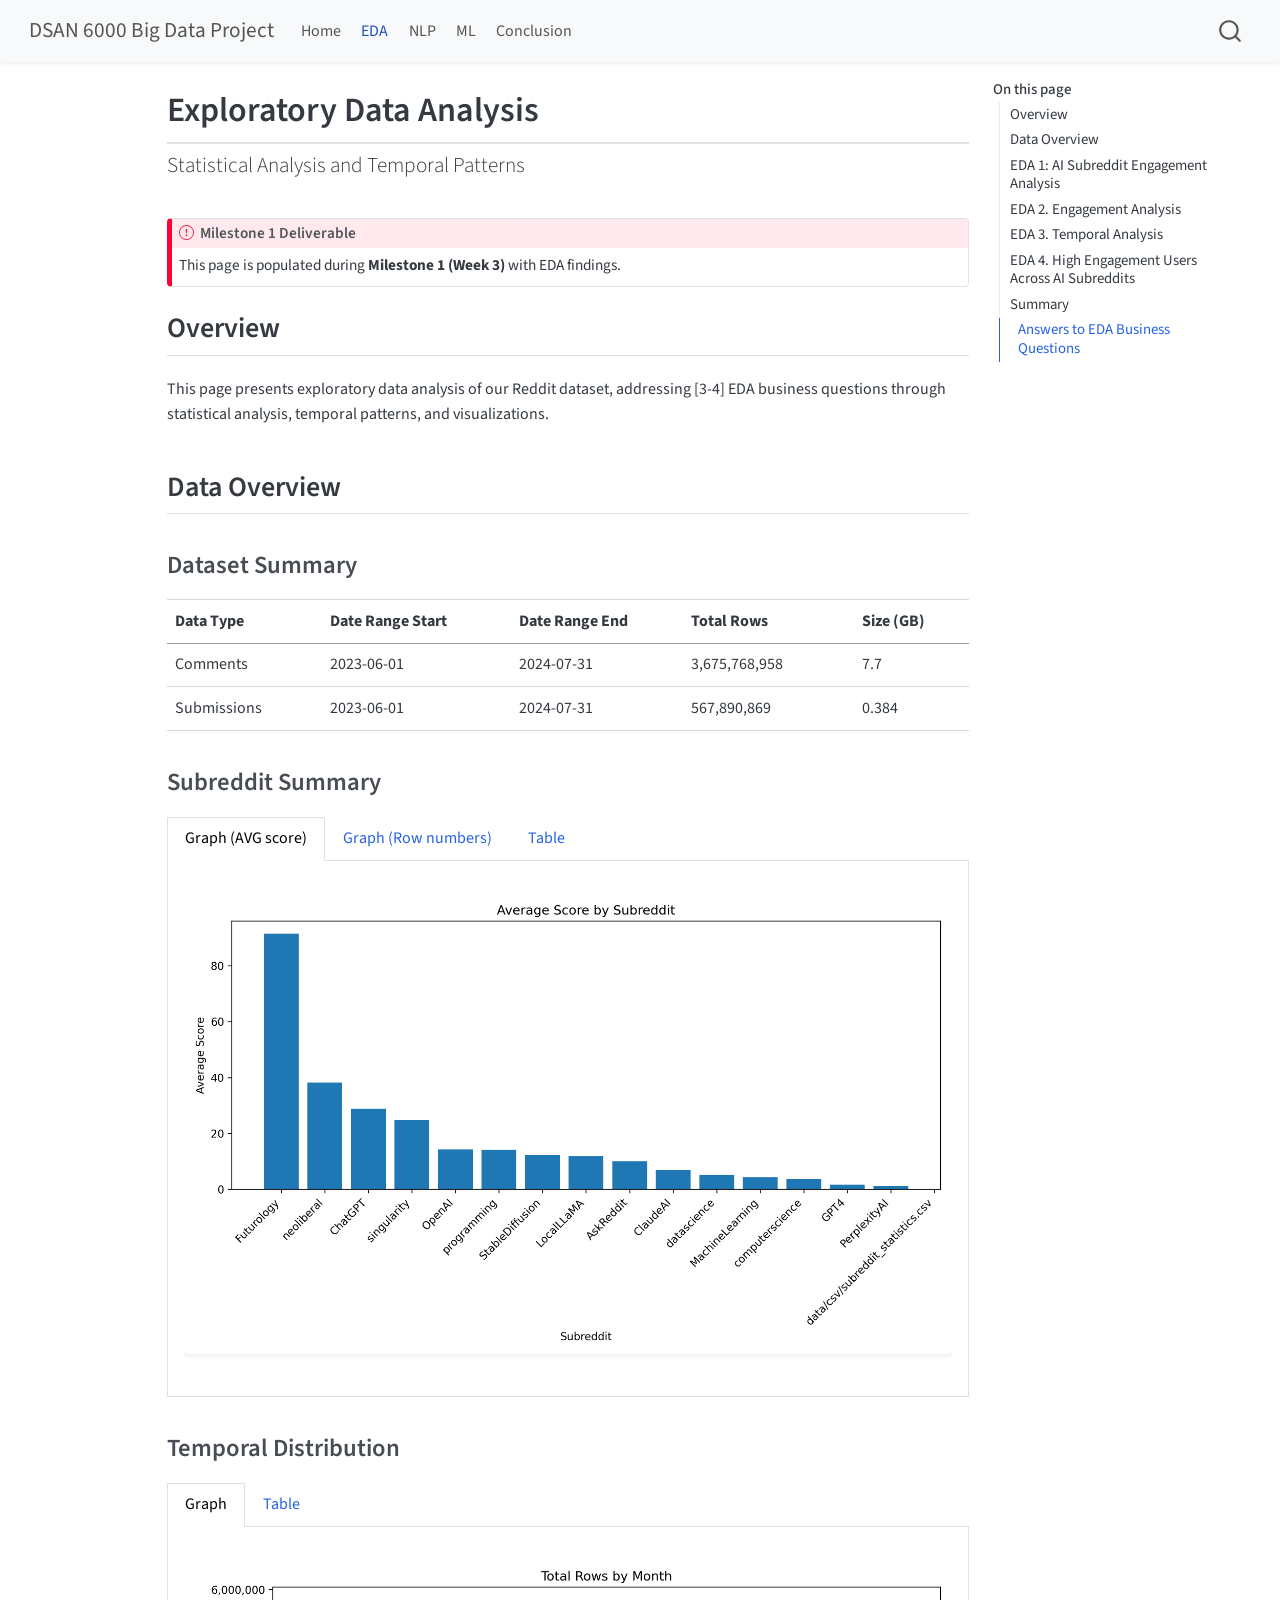
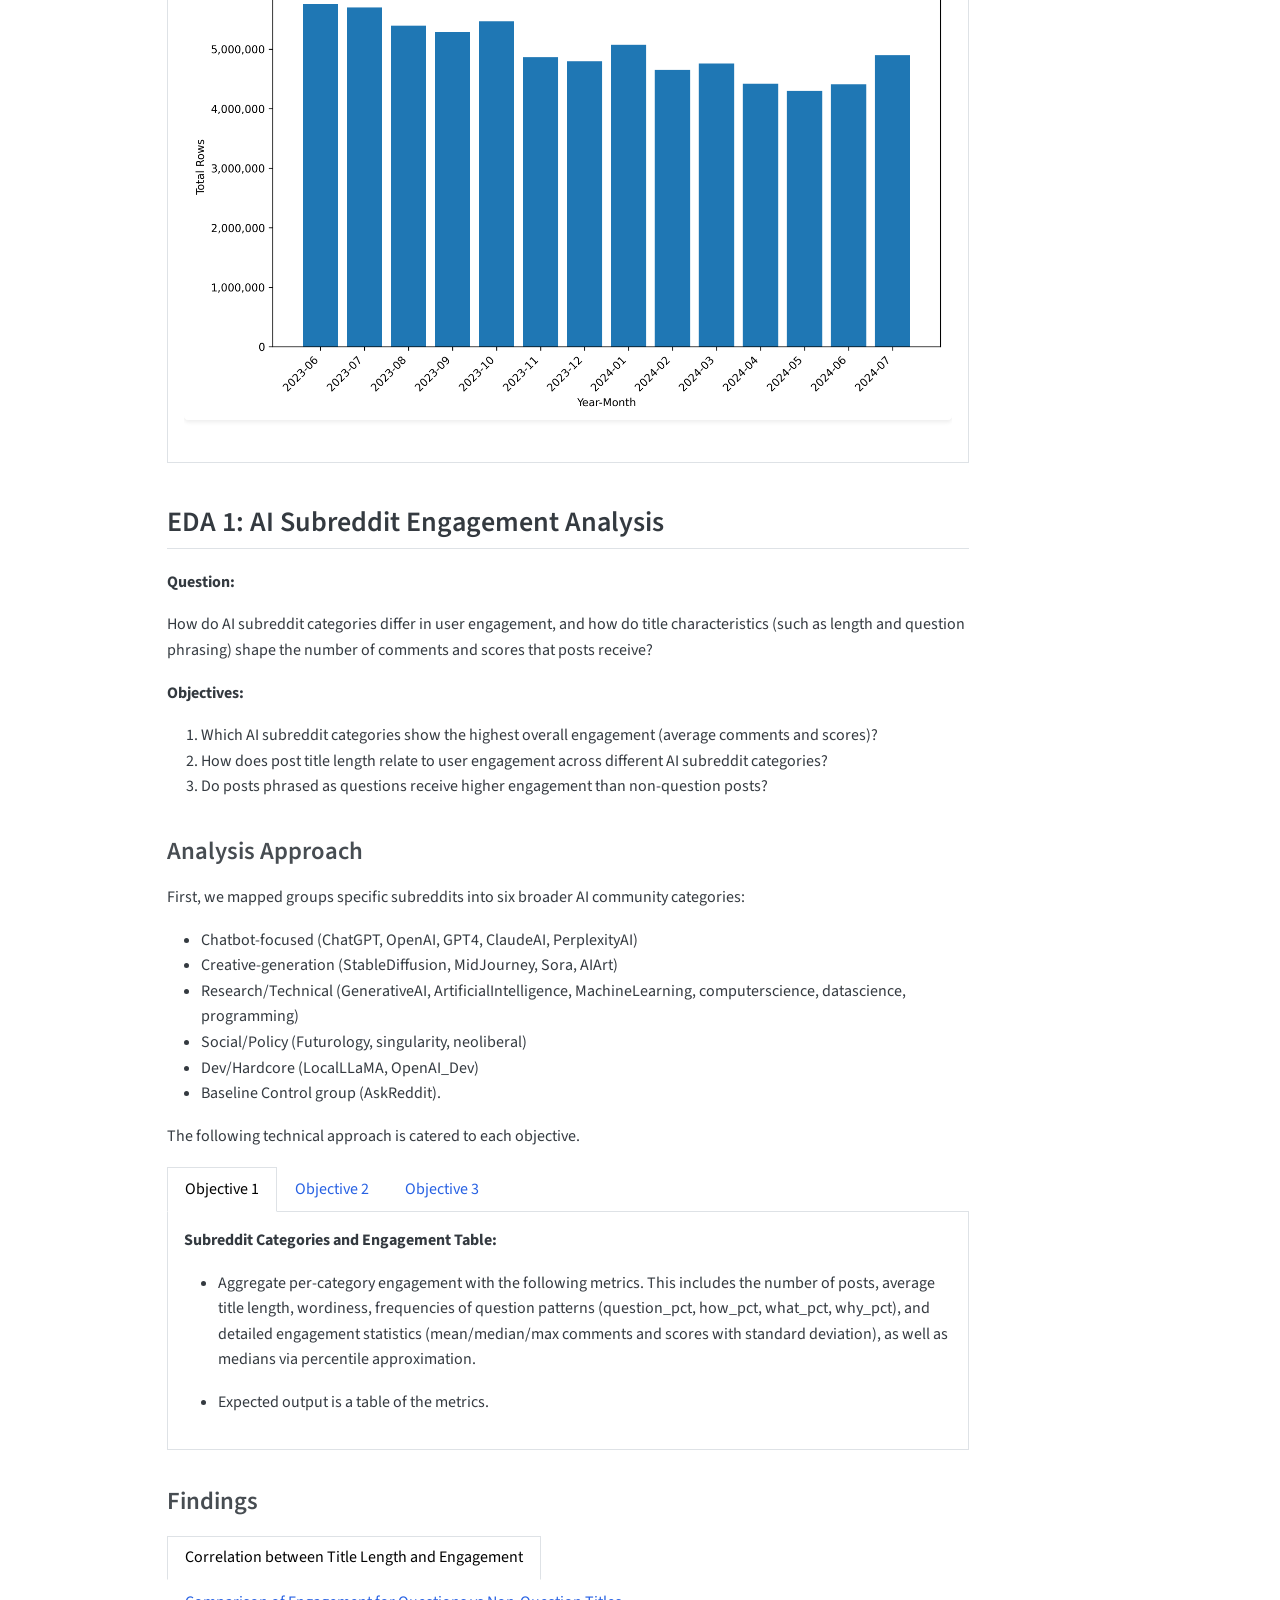
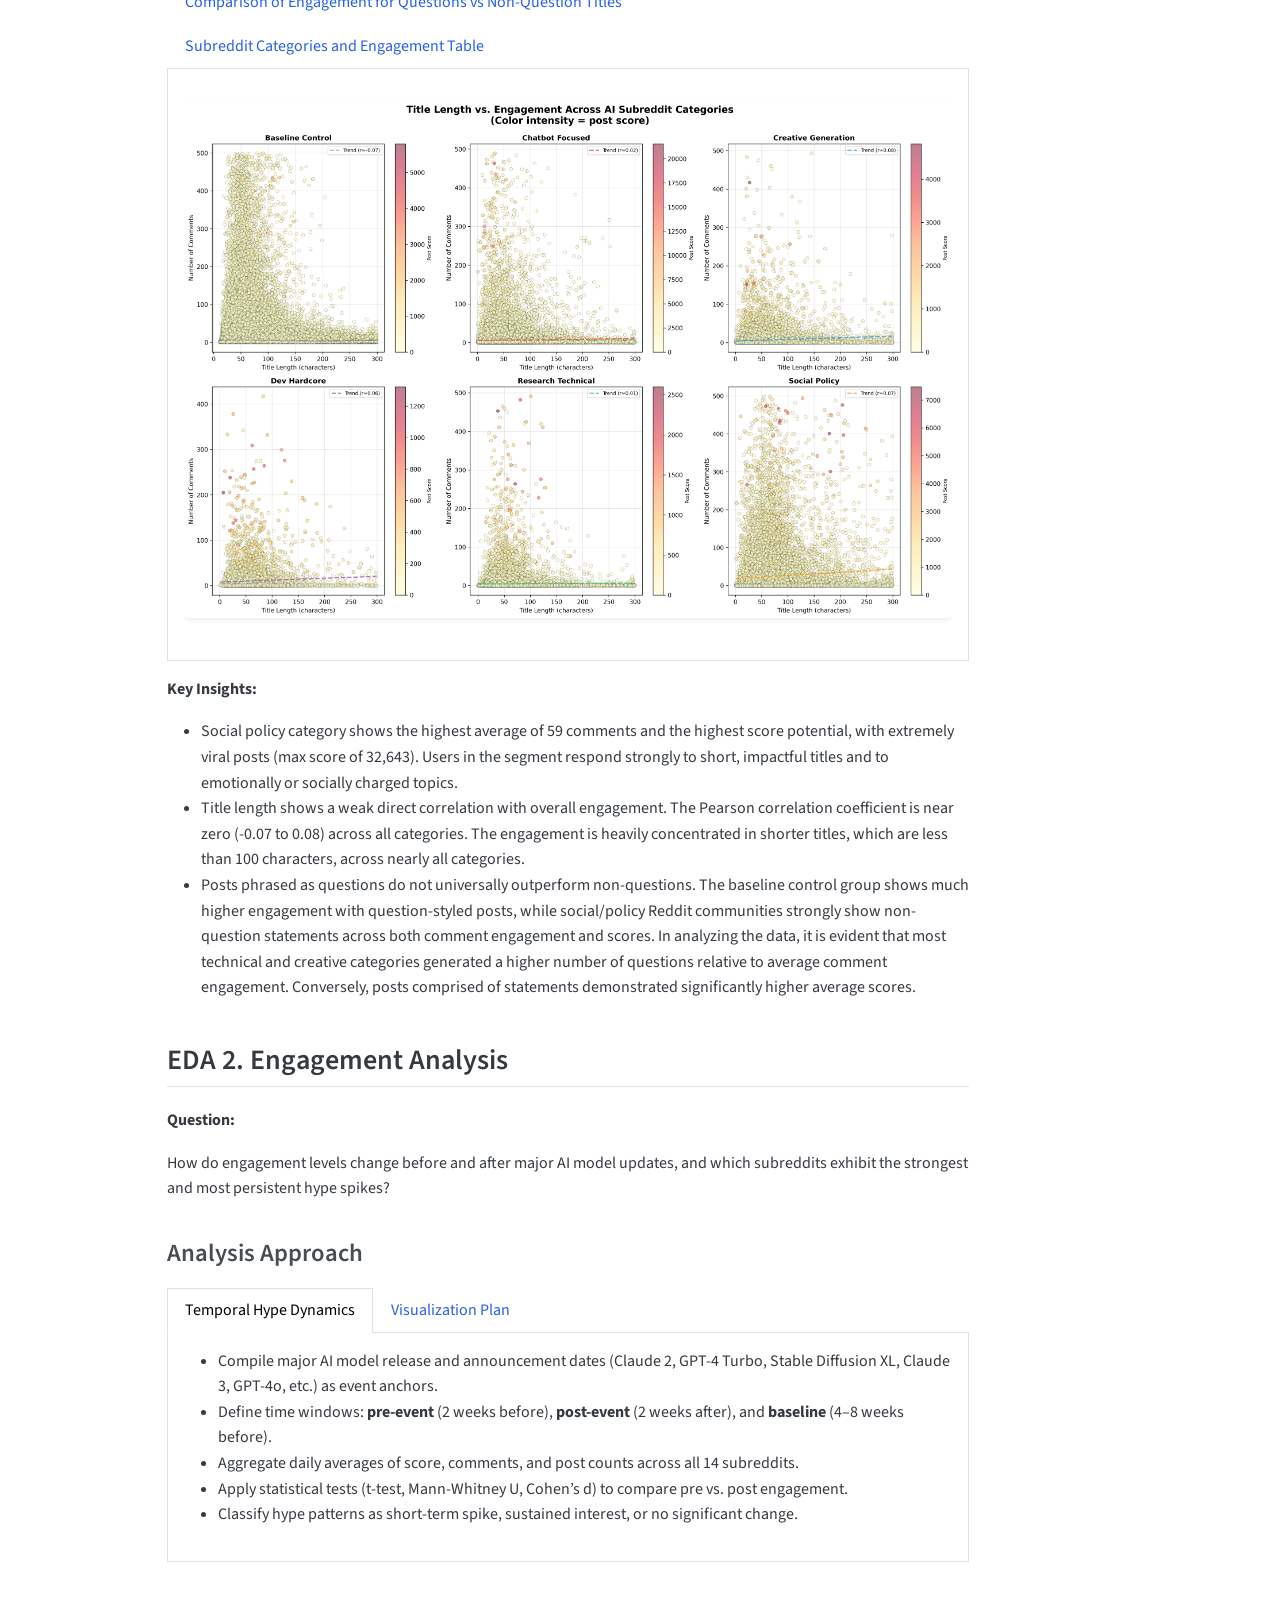
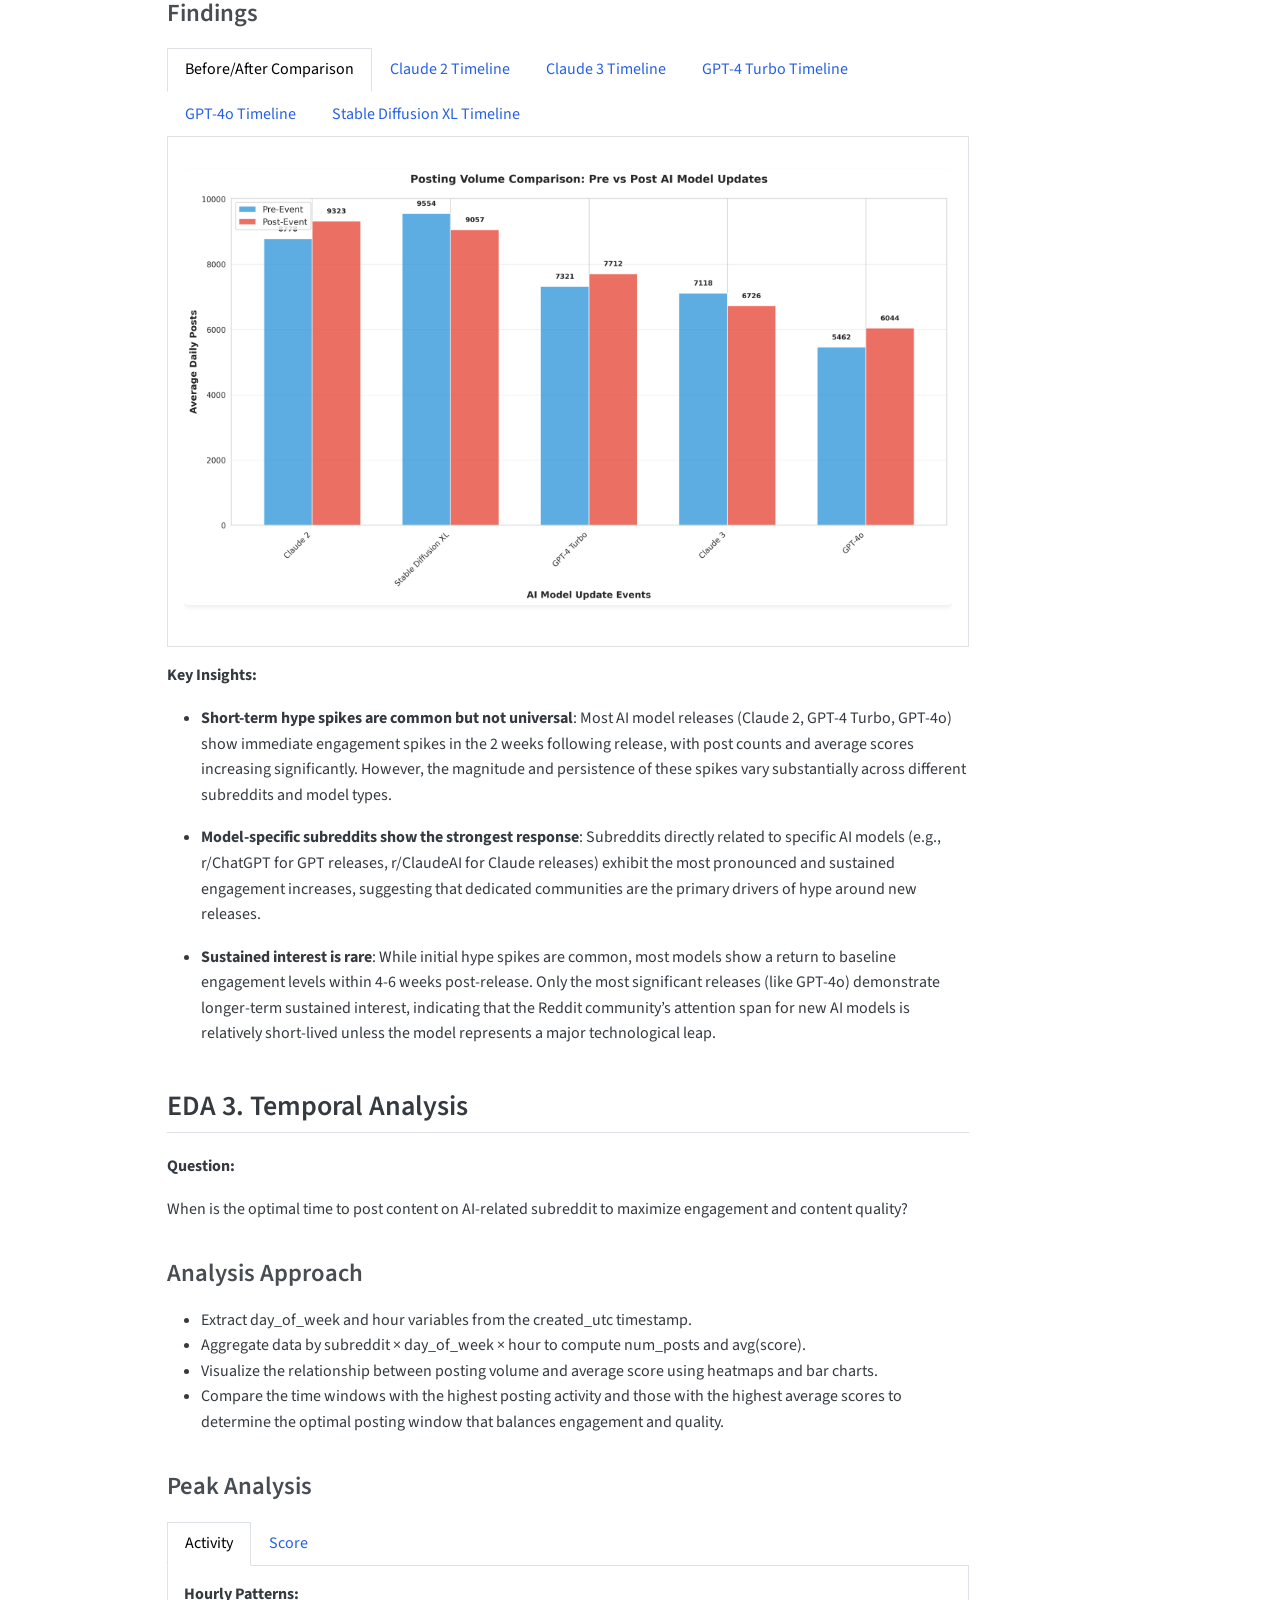
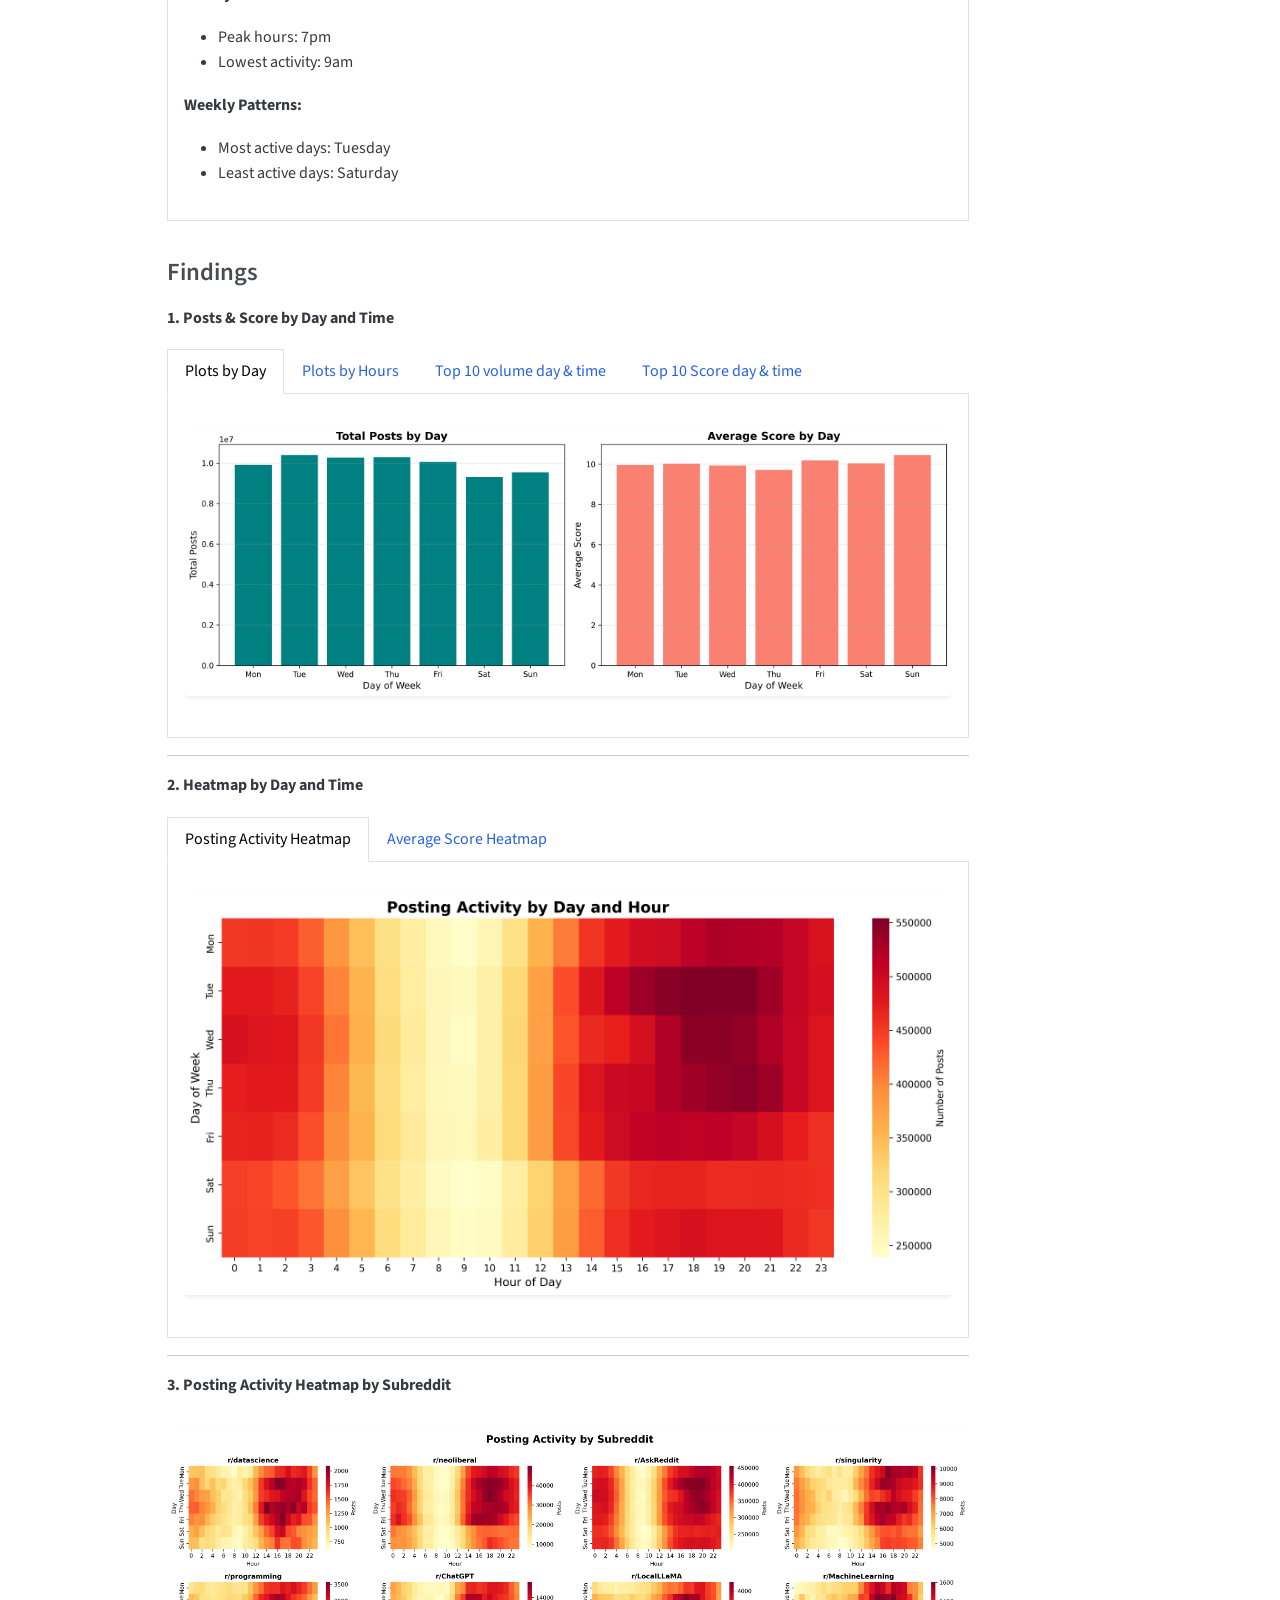
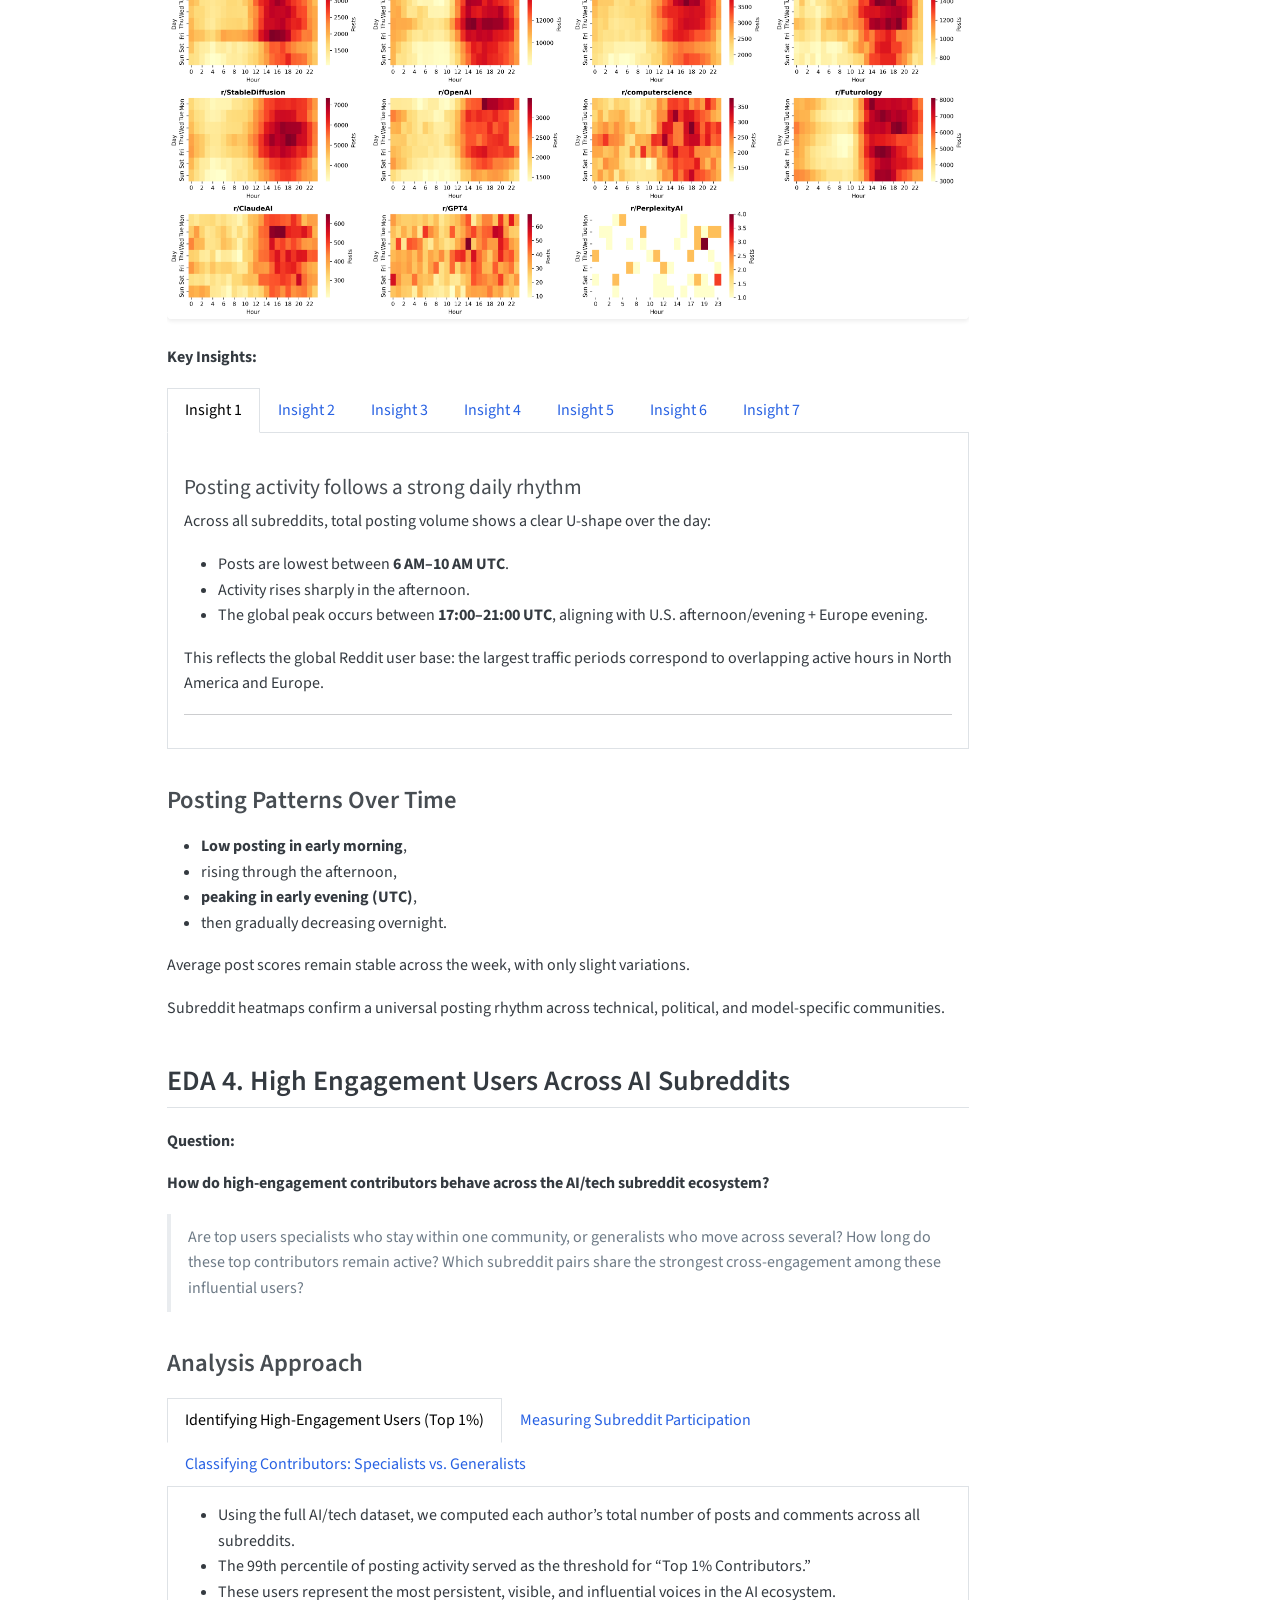
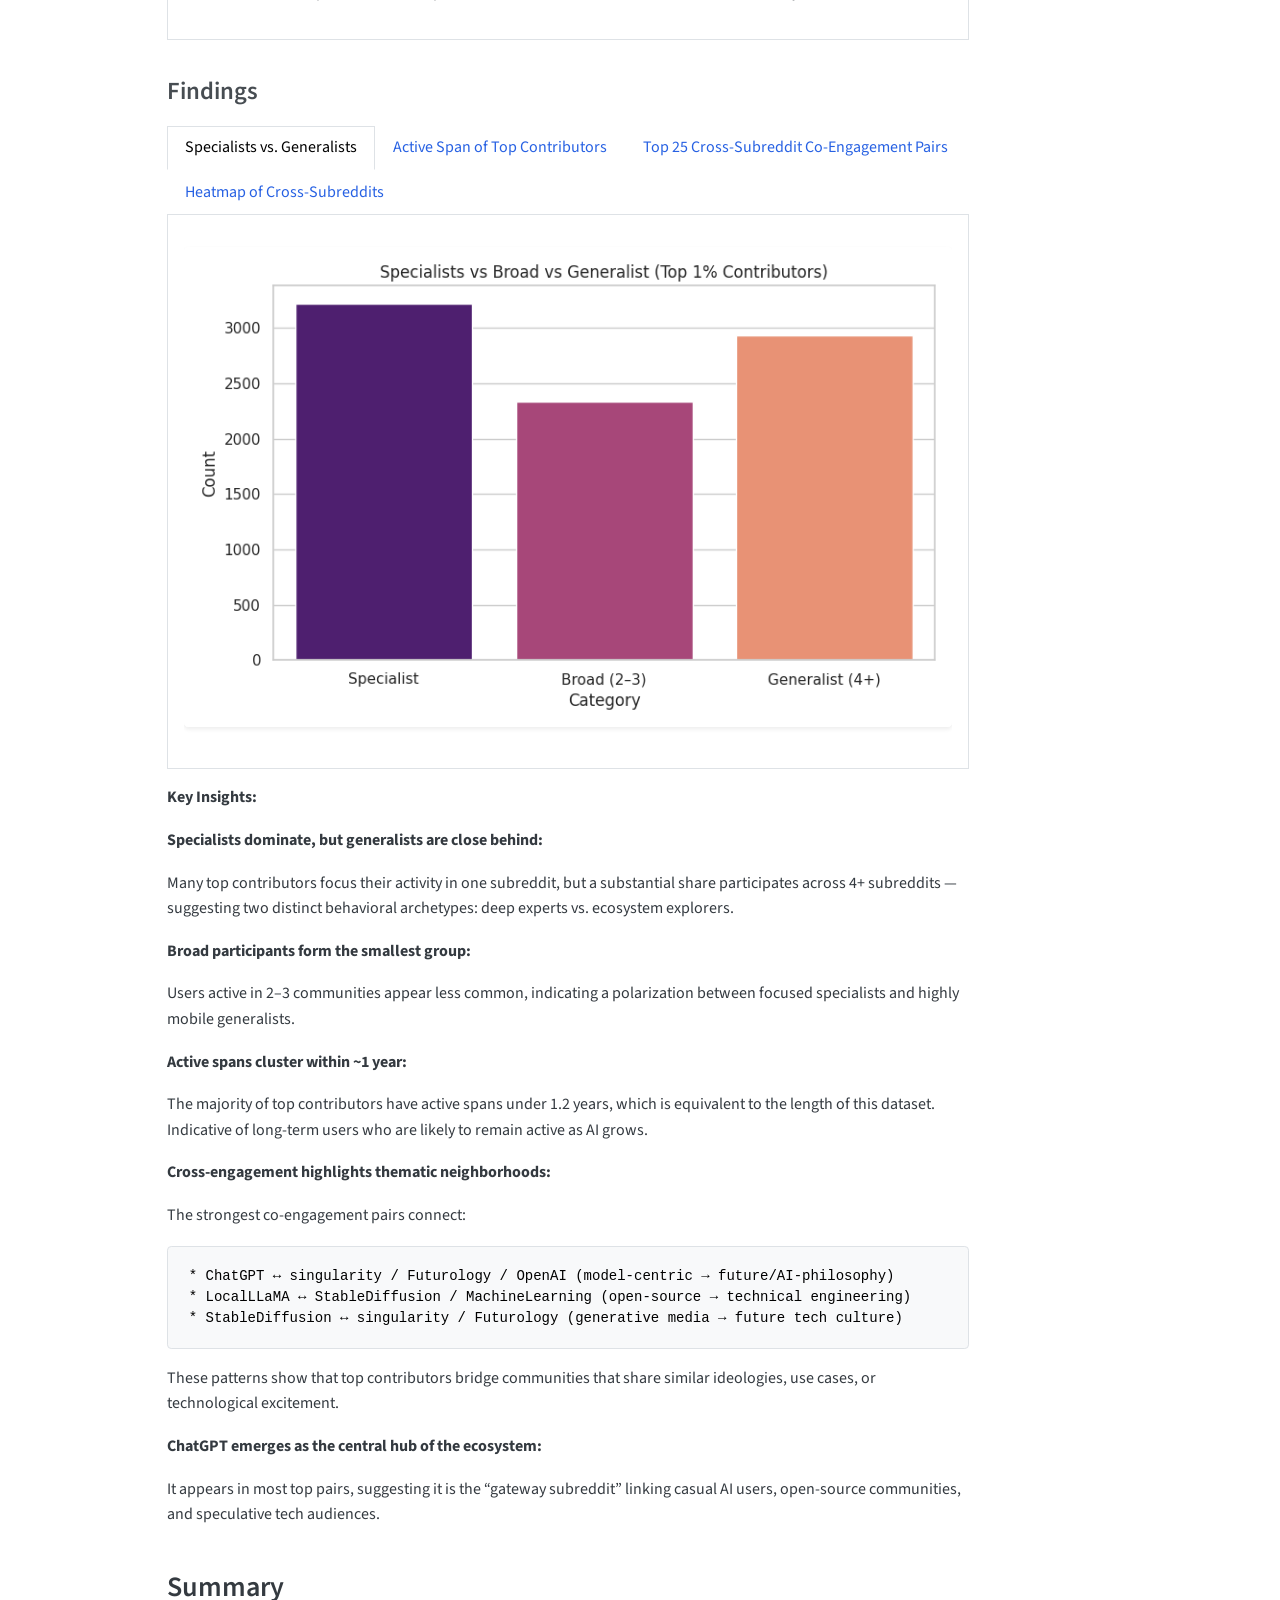
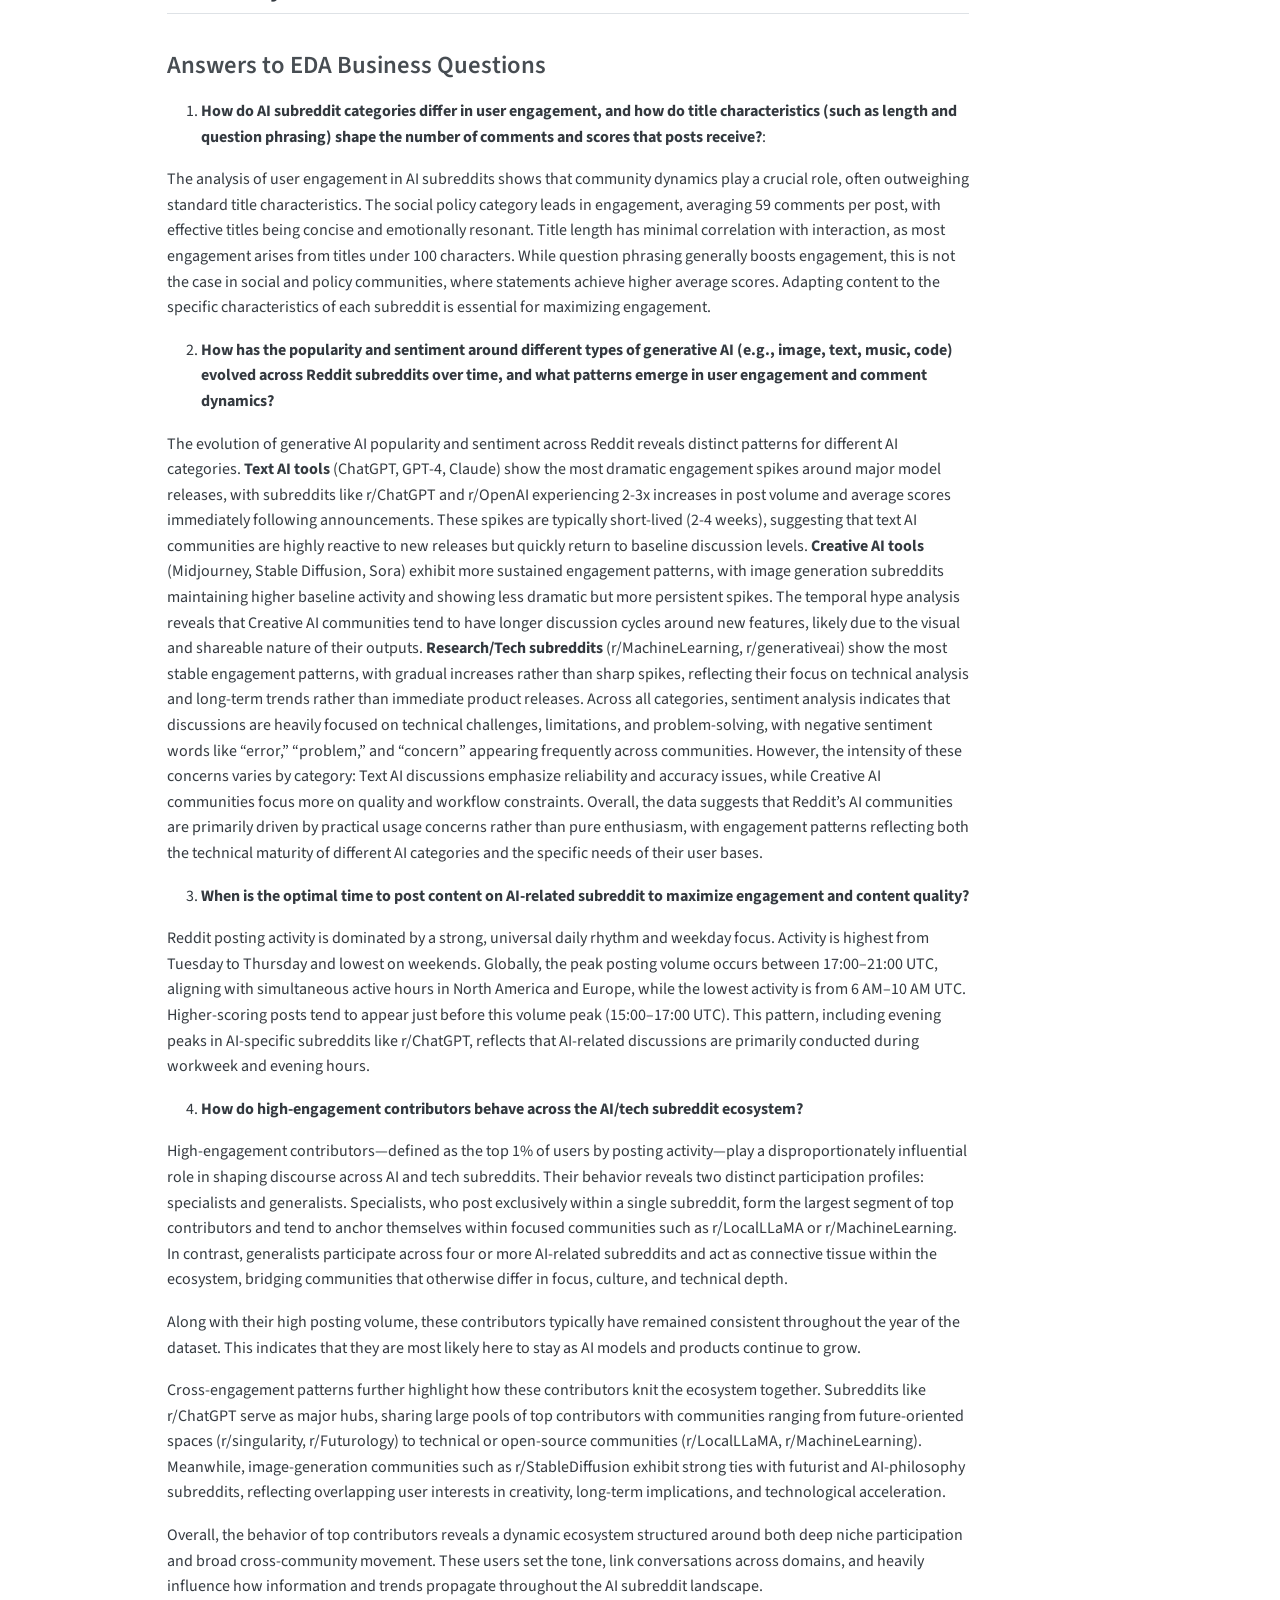
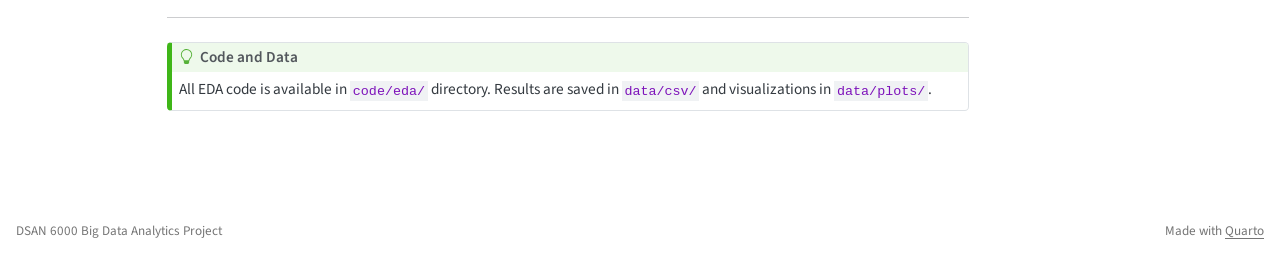
<file: docs/eda.html>
<!DOCTYPE html>
<html xmlns="http://www.w3.org/1999/xhtml" lang="en" xml:lang="en"><head>

<meta charset="utf-8">
<meta name="generator" content="quarto-1.8.26">

<meta name="viewport" content="width=device-width, initial-scale=1.0, user-scalable=yes">


<title>Exploratory Data Analysis – DSAN 6000 Big Data Project</title>
<style>
code{white-space: pre-wrap;}
span.smallcaps{font-variant: small-caps;}
div.columns{display: flex; gap: min(4vw, 1.5em);}
div.column{flex: auto; overflow-x: auto;}
div.hanging-indent{margin-left: 1.5em; text-indent: -1.5em;}
ul.task-list{list-style: none;}
ul.task-list li input[type="checkbox"] {
  width: 0.8em;
  margin: 0 0.8em 0.2em -1em; /* quarto-specific, see https://github.com/quarto-dev/quarto-cli/issues/4556 */ 
  vertical-align: middle;
}
</style>


<script src="site_libs/quarto-nav/quarto-nav.js"></script>
<script src="site_libs/quarto-nav/headroom.min.js"></script>
<script src="site_libs/clipboard/clipboard.min.js"></script>
<script src="site_libs/quarto-search/autocomplete.umd.js"></script>
<script src="site_libs/quarto-search/fuse.min.js"></script>
<script src="site_libs/quarto-search/quarto-search.js"></script>
<meta name="quarto:offset" content="./">
<script src="site_libs/quarto-html/quarto.js" type="module"></script>
<script src="site_libs/quarto-html/tabsets/tabsets.js" type="module"></script>
<script src="site_libs/quarto-html/axe/axe-check.js" type="module"></script>
<script src="site_libs/quarto-html/popper.min.js"></script>
<script src="site_libs/quarto-html/tippy.umd.min.js"></script>
<script src="site_libs/quarto-html/anchor.min.js"></script>
<link href="site_libs/quarto-html/tippy.css" rel="stylesheet">
<link href="site_libs/quarto-html/quarto-syntax-highlighting-587c61ba64f3a5504c4d52d930310e48.css" rel="stylesheet" id="quarto-text-highlighting-styles">
<script src="site_libs/bootstrap/bootstrap.min.js"></script>
<link href="site_libs/bootstrap/bootstrap-icons.css" rel="stylesheet">
<link href="site_libs/bootstrap/bootstrap-5b4ad623e5705c0698d39aec6f10cf02.min.css" rel="stylesheet" append-hash="true" id="quarto-bootstrap" data-mode="light">
<script id="quarto-search-options" type="application/json">{
  "location": "navbar",
  "copy-button": false,
  "collapse-after": 3,
  "panel-placement": "end",
  "type": "overlay",
  "limit": 50,
  "keyboard-shortcut": [
    "f",
    "/",
    "s"
  ],
  "show-item-context": false,
  "language": {
    "search-no-results-text": "No results",
    "search-matching-documents-text": "matching documents",
    "search-copy-link-title": "Copy link to search",
    "search-hide-matches-text": "Hide additional matches",
    "search-more-match-text": "more match in this document",
    "search-more-matches-text": "more matches in this document",
    "search-clear-button-title": "Clear",
    "search-text-placeholder": "",
    "search-detached-cancel-button-title": "Cancel",
    "search-submit-button-title": "Submit",
    "search-label": "Search"
  }
}</script>


<link rel="stylesheet" href="styles.css">
</head>

<body class="nav-fixed quarto-light">

<div id="quarto-search-results"></div>
  <header id="quarto-header" class="headroom fixed-top">
    <nav class="navbar navbar-expand-lg " data-bs-theme="dark">
      <div class="navbar-container container-fluid">
      <div class="navbar-brand-container mx-auto">
    <a class="navbar-brand" href="./index.html">
    <span class="navbar-title">DSAN 6000 Big Data Project</span>
    </a>
  </div>
            <div id="quarto-search" class="" title="Search"></div>
          <button class="navbar-toggler" type="button" data-bs-toggle="collapse" data-bs-target="#navbarCollapse" aria-controls="navbarCollapse" role="menu" aria-expanded="false" aria-label="Toggle navigation" onclick="if (window.quartoToggleHeadroom) { window.quartoToggleHeadroom(); }">
  <span class="navbar-toggler-icon"></span>
</button>
          <div class="collapse navbar-collapse" id="navbarCollapse">
            <ul class="navbar-nav navbar-nav-scroll me-auto">
  <li class="nav-item">
    <a class="nav-link" href="./index.html"> 
<span class="menu-text">Home</span></a>
  </li>  
  <li class="nav-item">
    <a class="nav-link active" href="./eda.html" aria-current="page"> 
<span class="menu-text">EDA</span></a>
  </li>  
  <li class="nav-item">
    <a class="nav-link" href="./nlp.html"> 
<span class="menu-text">NLP</span></a>
  </li>  
  <li class="nav-item">
    <a class="nav-link" href="./ml.html"> 
<span class="menu-text">ML</span></a>
  </li>  
  <li class="nav-item">
    <a class="nav-link" href="./conclusion.html"> 
<span class="menu-text">Conclusion</span></a>
  </li>  
</ul>
          </div> <!-- /navcollapse -->
            <div class="quarto-navbar-tools">
</div>
      </div> <!-- /container-fluid -->
    </nav>
</header>
<!-- content -->
<div id="quarto-content" class="quarto-container page-columns page-rows-contents page-layout-article page-navbar">
<!-- sidebar -->
<!-- margin-sidebar -->
    <div id="quarto-margin-sidebar" class="sidebar margin-sidebar">
        <nav id="TOC" role="doc-toc" class="toc-active">
    <h2 id="toc-title">On this page</h2>
   
  <ul>
  <li><a href="#overview" id="toc-overview" class="nav-link active" data-scroll-target="#overview">Overview</a></li>
  <li><a href="#data-overview" id="toc-data-overview" class="nav-link" data-scroll-target="#data-overview">Data Overview</a>
  <ul class="collapse">
  <li><a href="#dataset-summary" id="toc-dataset-summary" class="nav-link" data-scroll-target="#dataset-summary">Dataset Summary</a></li>
  <li><a href="#subreddit-summary" id="toc-subreddit-summary" class="nav-link" data-scroll-target="#subreddit-summary">Subreddit Summary</a></li>
  <li><a href="#temporal-distribution" id="toc-temporal-distribution" class="nav-link" data-scroll-target="#temporal-distribution">Temporal Distribution</a></li>
  </ul></li>
  <li><a href="#eda-1-ai-subreddit-engagement-analysis" id="toc-eda-1-ai-subreddit-engagement-analysis" class="nav-link" data-scroll-target="#eda-1-ai-subreddit-engagement-analysis">EDA 1: AI Subreddit Engagement Analysis</a>
  <ul class="collapse">
  <li><a href="#analysis-approach" id="toc-analysis-approach" class="nav-link" data-scroll-target="#analysis-approach">Analysis Approach</a></li>
  <li><a href="#findings" id="toc-findings" class="nav-link" data-scroll-target="#findings">Findings</a></li>
  </ul></li>
  <li><a href="#eda-2.-engagement-analysis" id="toc-eda-2.-engagement-analysis" class="nav-link" data-scroll-target="#eda-2.-engagement-analysis">EDA 2. Engagement Analysis</a>
  <ul class="collapse">
  <li><a href="#analysis-approach-1" id="toc-analysis-approach-1" class="nav-link" data-scroll-target="#analysis-approach-1">Analysis Approach</a></li>
  <li><a href="#findings-1" id="toc-findings-1" class="nav-link" data-scroll-target="#findings-1">Findings</a></li>
  </ul></li>
  <li><a href="#eda-3.-temporal-analysis" id="toc-eda-3.-temporal-analysis" class="nav-link" data-scroll-target="#eda-3.-temporal-analysis">EDA 3. Temporal Analysis</a>
  <ul class="collapse">
  <li><a href="#analysis-approach-2" id="toc-analysis-approach-2" class="nav-link" data-scroll-target="#analysis-approach-2">Analysis Approach</a></li>
  <li><a href="#peak-analysis" id="toc-peak-analysis" class="nav-link" data-scroll-target="#peak-analysis">Peak Analysis</a></li>
  <li><a href="#findings-2" id="toc-findings-2" class="nav-link" data-scroll-target="#findings-2">Findings</a></li>
  <li><a href="#posting-patterns-over-time" id="toc-posting-patterns-over-time" class="nav-link" data-scroll-target="#posting-patterns-over-time">Posting Patterns Over Time</a></li>
  </ul></li>
  <li><a href="#eda-4.-high-engagement-users-across-ai-subreddits" id="toc-eda-4.-high-engagement-users-across-ai-subreddits" class="nav-link" data-scroll-target="#eda-4.-high-engagement-users-across-ai-subreddits">EDA 4. High Engagement Users Across AI Subreddits</a>
  <ul class="collapse">
  <li><a href="#analysis-approach-3" id="toc-analysis-approach-3" class="nav-link" data-scroll-target="#analysis-approach-3">Analysis Approach</a></li>
  <li><a href="#findings-3" id="toc-findings-3" class="nav-link" data-scroll-target="#findings-3">Findings</a></li>
  </ul></li>
  <li><a href="#summary" id="toc-summary" class="nav-link" data-scroll-target="#summary">Summary</a>
  <ul class="collapse">
  <li><a href="#answers-to-eda-business-questions" id="toc-answers-to-eda-business-questions" class="nav-link" data-scroll-target="#answers-to-eda-business-questions">Answers to EDA Business Questions</a></li>
  </ul></li>
  </ul>
</nav>
    </div>
<!-- main -->
<main class="content" id="quarto-document-content">

<header id="title-block-header" class="quarto-title-block default">
<div class="quarto-title">
<h1 class="title">Exploratory Data Analysis</h1>
<p class="subtitle lead">Statistical Analysis and Temporal Patterns</p>
</div>



<div class="quarto-title-meta">

    
  
    
  </div>
  


</header>


<div class="callout callout-style-default callout-important callout-titled">
<div class="callout-header d-flex align-content-center">
<div class="callout-icon-container">
<i class="callout-icon"></i>
</div>
<div class="callout-title-container flex-fill">
<span class="screen-reader-only">Important</span>Milestone 1 Deliverable
</div>
</div>
<div class="callout-body-container callout-body">
<p>This page is populated during <strong>Milestone 1 (Week 3)</strong> with EDA findings.</p>
</div>
</div>
<section id="overview" class="level2">
<h2 class="anchored" data-anchor-id="overview">Overview</h2>
<p>This page presents exploratory data analysis of our Reddit dataset, addressing [3-4] EDA business questions through statistical analysis, temporal patterns, and visualizations.</p>
</section>
<section id="data-overview" class="level2">
<h2 class="anchored" data-anchor-id="data-overview">Data Overview</h2>
<section id="dataset-summary" class="level3">
<h3 class="anchored" data-anchor-id="dataset-summary">Dataset Summary</h3>
<table class="caption-top table">
<colgroup>
<col style="width: 19%">
<col style="width: 23%">
<col style="width: 21%">
<col style="width: 21%">
<col style="width: 14%">
</colgroup>
<thead>
<tr class="header">
<th>Data Type</th>
<th>Date Range Start</th>
<th>Date Range End</th>
<th>Total Rows</th>
<th>Size (GB)</th>
</tr>
</thead>
<tbody>
<tr class="odd">
<td>Comments</td>
<td>2023-06-01</td>
<td>2024-07-31</td>
<td>3,675,768,958</td>
<td>7.7</td>
</tr>
<tr class="even">
<td>Submissions</td>
<td>2023-06-01</td>
<td>2024-07-31</td>
<td>567,890,869</td>
<td>0.384</td>
</tr>
</tbody>
</table>
</section>
<section id="subreddit-summary" class="level3">
<h3 class="anchored" data-anchor-id="subreddit-summary">Subreddit Summary</h3>
<div class="tabset-margin-container"></div><div class="panel-tabset">
<ul class="nav nav-tabs" role="tablist"><li class="nav-item" role="presentation"><a class="nav-link active" id="tabset-1-1-tab" data-bs-toggle="tab" data-bs-target="#tabset-1-1" role="tab" aria-controls="tabset-1-1" aria-selected="true" href="">Graph (AVG score)</a></li><li class="nav-item" role="presentation"><a class="nav-link" id="tabset-1-2-tab" data-bs-toggle="tab" data-bs-target="#tabset-1-2" role="tab" aria-controls="tabset-1-2" aria-selected="false" href="">Graph (Row numbers)</a></li><li class="nav-item" role="presentation"><a class="nav-link" id="tabset-1-3-tab" data-bs-toggle="tab" data-bs-target="#tabset-1-3" role="tab" aria-controls="tabset-1-3" aria-selected="false" href="">Table</a></li></ul>
<div class="tab-content">
<div id="tabset-1-1" class="tab-pane active" role="tabpanel" aria-labelledby="tabset-1-1-tab">
<div id="7ae7c29a" class="cell" data-execution_count="1">
<div class="cell-output cell-output-display">
<div>
<figure class="figure">
<p><img src="eda_files/figure-html/cell-2-output-1.png" class="img-fluid figure-img"></p>
</figure>
</div>
</div>
</div>
</div>
<div id="tabset-1-2" class="tab-pane" role="tabpanel" aria-labelledby="tabset-1-2-tab">
<div id="f4353ab9" class="cell" data-execution_count="2">
<div class="cell-output cell-output-display">
<div>
<figure class="figure">
<p><img src="eda_files/figure-html/cell-3-output-1.png" class="img-fluid figure-img"></p>
</figure>
</div>
</div>
</div>
</div>
<div id="tabset-1-3" class="tab-pane" role="tabpanel" aria-labelledby="tabset-1-3-tab">
<div id="1090fe4a" class="cell" data-execution_count="3">
<div class="cell-output cell-output-stdout">
<pre><code>| subreddit       |   num_comments |   num_submissions |   total_rows |   avg_score | date_range               |
|:----------------|---------------:|------------------:|-------------:|------------:|:-------------------------|
| AskReddit       |       55851868 |           2686082 |     58537950 |    10.1212  | 2023-06-01 to 2024-07-31 |
| neoliberal      |        4673171 |             35352 |      4708523 |    38.2722  | 2023-06-01 to 2024-07-31 |
| ChatGPT         |        1748893 |            145862 |      1894755 |    28.9111  | 2023-06-01 to 2024-07-31 |
| singularity     |        1166552 |             37112 |      1203664 |    24.855   | 2023-06-01 to 2024-07-31 |
| Futurology      |         898463 |             15884 |       914347 |    91.4538  | 2023-06-01 to 2024-07-31 |
| StableDiffusion |         763492 |             74526 |       838018 |    12.374   | 2023-06-01 to 2024-07-31 |
| LocalLLaMA      |         425095 |             31020 |       456115 |    11.9276  | 2023-06-01 to 2024-07-31 |
| OpenAI          |         337768 |             25574 |       363342 |    14.3597  | 2023-06-01 to 2024-07-31 |
| programming     |         325140 |             31396 |       356536 |    14.1156  | 2023-06-01 to 2024-07-31 |
| datascience     |         193664 |             24717 |       218381 |     5.23349 | 2023-06-01 to 2024-07-31 |
| MachineLearning |         146901 |             37191 |       184092 |     4.31358 | 2023-06-01 to 2024-07-31 |
| ClaudeAI        |          59790 |              5097 |        64887 |     6.86921 | 2023-06-02 to 2024-07-31 |
| computerscience |          31181 |              7504 |        38685 |     3.81069 | 2023-06-01 to 2024-07-31 |
| GPT4            |           4009 |              1623 |         5632 |     1.65075 | 2023-06-01 to 2024-07-31 |
| PerplexityAI    |             33 |                28 |           61 |     1.19102 | 2023-06-17 to 2024-07-31 |</code></pre>
</div>
</div>
</div>
</div>
</div>
</section>
<section id="temporal-distribution" class="level3">
<h3 class="anchored" data-anchor-id="temporal-distribution">Temporal Distribution</h3>
<div class="tabset-margin-container"></div><div class="panel-tabset">
<ul class="nav nav-tabs" role="tablist"><li class="nav-item" role="presentation"><a class="nav-link active" id="tabset-2-1-tab" data-bs-toggle="tab" data-bs-target="#tabset-2-1" role="tab" aria-controls="tabset-2-1" aria-selected="true" href="">Graph</a></li><li class="nav-item" role="presentation"><a class="nav-link" id="tabset-2-2-tab" data-bs-toggle="tab" data-bs-target="#tabset-2-2" role="tab" aria-controls="tabset-2-2" aria-selected="false" href="">Table</a></li></ul>
<div class="tab-content">
<div id="tabset-2-1" class="tab-pane active" role="tabpanel" aria-labelledby="tabset-2-1-tab">
<div id="a69e5f5e" class="cell" data-execution_count="4">
<div class="cell-output cell-output-display">
<div>
<figure class="figure">
<p><img src="eda_files/figure-html/cell-5-output-1.png" class="img-fluid figure-img"></p>
</figure>
</div>
</div>
</div>
</div>
<div id="tabset-2-2" class="tab-pane" role="tabpanel" aria-labelledby="tabset-2-2-tab">
<div id="a987eedd" class="cell" data-execution_count="5">
<div class="cell-output cell-output-stdout">
<pre><code>| year_month   |   num_comments |   num_submissions |   total_rows |
|:-------------|---------------:|------------------:|-------------:|
| 2023-06      |        5473928 |            282507 |      5756435 |
| 2023-07      |        5417176 |            283368 |      5700544 |
| 2023-08      |        5134608 |            262174 |      5396782 |
| 2023-09      |        5058008 |            234238 |      5292246 |
| 2023-10      |        5233959 |            234166 |      5468125 |
| 2023-11      |        4640586 |            225155 |      4865741 |
| 2023-12      |        4577603 |            219253 |      4796856 |
| 2024-01      |        4843712 |            230287 |      5073999 |
| 2024-02      |        4440991 |            210969 |      4651960 |
| 2024-03      |        4550964 |            208886 |      4759850 |
| 2024-04      |        4222311 |            196945 |      4419256 |
| 2024-05      |        4118102 |            179318 |      4297420 |
| 2024-06      |        4221146 |            190322 |      4411468 |
| 2024-07      |        4692926 |            201380 |      4894306 |</code></pre>
</div>
</div>
</div>
</div>
</div>
</section>
</section>
<section id="eda-1-ai-subreddit-engagement-analysis" class="level2">
<h2 class="anchored" data-anchor-id="eda-1-ai-subreddit-engagement-analysis">EDA 1: AI Subreddit Engagement Analysis</h2>
<p><strong>Question:</strong></p>
<p>How do AI subreddit categories differ in user engagement, and how do title characteristics (such as length and question phrasing) shape the number of comments and scores that posts receive?</p>
<p><strong>Objectives:</strong></p>
<ol type="1">
<li>Which AI subreddit categories show the highest overall engagement (average comments and scores)?</li>
<li>How does post title length relate to user engagement across different AI subreddit categories?</li>
<li>Do posts phrased as questions receive higher engagement than non-question posts?</li>
</ol>
<section id="analysis-approach" class="level3">
<h3 class="anchored" data-anchor-id="analysis-approach">Analysis Approach</h3>
<p>First, we mapped groups specific subreddits into six broader AI community categories:</p>
<ul>
<li>Chatbot-focused (ChatGPT, OpenAI, GPT4, ClaudeAI, PerplexityAI)</li>
<li>Creative-generation (StableDiffusion, MidJourney, Sora, AIArt)</li>
<li>Research/Technical (GenerativeAI, ArtificialIntelligence, MachineLearning, computerscience, datascience, programming)</li>
<li>Social/Policy (Futurology, singularity, neoliberal)</li>
<li>Dev/Hardcore (LocalLLaMA, OpenAI_Dev)</li>
<li>Baseline Control group (AskReddit).</li>
</ul>
<p>The following technical approach is catered to each objective.</p>
<div class="tabset-margin-container"></div><div class="panel-tabset">
<ul class="nav nav-tabs" role="tablist"><li class="nav-item" role="presentation"><a class="nav-link active" id="tabset-3-1-tab" data-bs-toggle="tab" data-bs-target="#tabset-3-1" role="tab" aria-controls="tabset-3-1" aria-selected="true" href="">Objective 1</a></li><li class="nav-item" role="presentation"><a class="nav-link" id="tabset-3-2-tab" data-bs-toggle="tab" data-bs-target="#tabset-3-2" role="tab" aria-controls="tabset-3-2" aria-selected="false" href="">Objective 2</a></li><li class="nav-item" role="presentation"><a class="nav-link" id="tabset-3-3-tab" data-bs-toggle="tab" data-bs-target="#tabset-3-3" role="tab" aria-controls="tabset-3-3" aria-selected="false" href="">Objective 3</a></li></ul>
<div class="tab-content">
<div id="tabset-3-1" class="tab-pane active" role="tabpanel" aria-labelledby="tabset-3-1-tab">
<p><strong>Subreddit Categories and Engagement Table:</strong></p>
<ul>
<li><p>Aggregate per-category engagement with the following metrics. This includes the number of posts, average title length, wordiness, frequencies of question patterns (question_pct, how_pct, what_pct, why_pct), and detailed engagement statistics (mean/median/max comments and scores with standard deviation), as well as medians via percentile approximation.</p></li>
<li><p>Expected output is a table of the metrics.</p></li>
</ul>
</div>
<div id="tabset-3-2" class="tab-pane" role="tabpanel" aria-labelledby="tabset-3-2-tab">
<p><strong>Correlation between Title Length and Engagement:</strong></p>
<ul>
<li><p>Filtered extreme outliers where comments are less than 500 and the title length is less than 300.</p></li>
<li><p>Used a 30% sample with a fixed seed of 42 for reproducibility.</p></li>
<li><p>Expected output to generate scatter plots with trend lines and color-encoded scores.</p></li>
</ul>
</div>
<div id="tabset-3-3" class="tab-pane" role="tabpanel" aria-labelledby="tabset-3-3-tab">
<p><strong>Comparison of Engagement for Questions vs Non-Question Titles:</strong></p>
<ul>
<li><p>Engagement for question-style vs.&nbsp;statement-style titles across each AI subreddit category (grouped where is_question is a binary feature) is calculated by computing the number of posts, average comments, and scores.</p></li>
<li><p>Pivoted the results and visualized them as side-by-side bar charts to reveal where questions outperform (or underperform) non-questions for average comments and average score.</p></li>
<li><p>Expected output to generate side-by-side bar charts of average comments and average score grouped by AI subreddit category and colored by post type (“Question” vs “Non Question”).</p></li>
</ul>
</div>
</div>
</div>
</section>
<section id="findings" class="level3">
<h3 class="anchored" data-anchor-id="findings">Findings</h3>
<div class="tabset-margin-container"></div><div class="panel-tabset">
<ul class="nav nav-tabs" role="tablist"><li class="nav-item" role="presentation"><a class="nav-link active" id="tabset-4-1-tab" data-bs-toggle="tab" data-bs-target="#tabset-4-1" role="tab" aria-controls="tabset-4-1" aria-selected="true" href="">Correlation between Title Length and Engagement</a></li><li class="nav-item" role="presentation"><a class="nav-link" id="tabset-4-2-tab" data-bs-toggle="tab" data-bs-target="#tabset-4-2" role="tab" aria-controls="tabset-4-2" aria-selected="false" href="">Comparison of Engagement for Questions vs Non-Question Titles</a></li><li class="nav-item" role="presentation"><a class="nav-link" id="tabset-4-3-tab" data-bs-toggle="tab" data-bs-target="#tabset-4-3" role="tab" aria-controls="tabset-4-3" aria-selected="false" href="">Subreddit Categories and Engagement Table</a></li></ul>
<div class="tab-content">
<div id="tabset-4-1" class="tab-pane active" role="tabpanel" aria-labelledby="tabset-4-1-tab">
<div id="890c2ce5" class="cell" data-execution_count="6">
<div class="cell-output cell-output-display">
<div>
<figure class="figure">
<p><img src="eda_files/figure-html/cell-7-output-1.png" class="img-fluid figure-img"></p>
</figure>
</div>
</div>
</div>
</div>
<div id="tabset-4-2" class="tab-pane" role="tabpanel" aria-labelledby="tabset-4-2-tab">
<div id="b5871b76" class="cell" data-execution_count="7">
<div class="cell-output cell-output-display">
<div>
<figure class="figure">
<p><img src="eda_files/figure-html/cell-8-output-1.png" class="img-fluid figure-img"></p>
</figure>
</div>
</div>
</div>
</div>
<div id="tabset-4-3" class="tab-pane" role="tabpanel" aria-labelledby="tabset-4-3-tab">
<div id="37db8f2f" class="cell" data-execution_count="8">
<div class="cell-output cell-output-stdout">
<pre><code>| category            |   total_posts |   avg_title_length |   std_title_length |   avg_word_count |   question_pct |   how_pct |   what_pct |   why_pct |   avg_comments |   std_comments |   median_comments |   avg_score |   std_score |   median_score |   max_comments |   max_score |
|:--------------------|--------------:|-------------------:|-------------------:|-----------------:|---------------:|----------:|-----------:|----------:|---------------:|---------------:|------------------:|------------:|------------:|---------------:|---------------:|------------:|
| social_policy       |         88348 |            71.4302 |            46.3101 |         11.7604  |        18.5347 |   2.77086 |    3.05949 |  1.80649  |       59.1651  |       506.703  |                 1 |    78.6648  |    441.199  |              1 |          19813 |       32643 |
| baseline_control    |       2686082 |            76.5441 |            46.7001 |         14.1994  |        95.3959 |   8.38683 |   31.09    |  4.88019  |       15.386   |       234.855  |                 1 |     9.55255 |    240.646  |              1 |          28219 |       77955 |
| dev_hardcore        |         31020 |            58.1202 |            36.9042 |          9.72099 |        36.6248 |   5.83495 |    4.19084 |  1.19923  |       10.403   |        25.623  |                 1 |    19.5969  |     64.5326 |              1 |            430 |        1327 |
| chatbot_focused     |        178184 |            54.802  |            42.9786 |          9.56398 |        25.2598 |   3.70572 |    2.58048 |  1.50013  |        8.13134 |        50.1349 |                 1 |    45.7783  |    563.396  |              1 |           4373 |       61374 |
| creative_generation |         74526 |            54.1936 |            41.9119 |          9.19823 |        25.8916 |   5.02912 |    2.12275 |  0.927193 |        6.98181 |        26.8422 |                 1 |    21.093   |    129.534  |              1 |           2104 |       10227 |</code></pre>
</div>
</div>
</div>
</div>
</div>
<p><strong>Key Insights:</strong></p>
<ul>
<li>Social policy category shows the highest average of 59 comments and the highest score potential, with extremely viral posts (max score of 32,643). Users in the segment respond strongly to short, impactful titles and to emotionally or socially charged topics.</li>
<li>Title length shows a weak direct correlation with overall engagement. The Pearson correlation coefficient is near zero (-0.07 to 0.08) across all categories. The engagement is heavily concentrated in shorter titles, which are less than 100 characters, across nearly all categories.</li>
<li>Posts phrased as questions do not universally outperform non-questions. The baseline control group shows much higher engagement with question-styled posts, while social/policy Reddit communities strongly show non-question statements across both comment engagement and scores. In analyzing the data, it is evident that most technical and creative categories generated a higher number of questions relative to average comment engagement. Conversely, posts comprised of statements demonstrated significantly higher average scores.</li>
</ul>
</section>
</section>
<section id="eda-2.-engagement-analysis" class="level2">
<h2 class="anchored" data-anchor-id="eda-2.-engagement-analysis">EDA 2. Engagement Analysis</h2>
<p><strong>Question:</strong></p>
<p>How do engagement levels change before and after major AI model updates, and which subreddits exhibit the strongest and most persistent hype spikes?</p>
<section id="analysis-approach-1" class="level3">
<h3 class="anchored" data-anchor-id="analysis-approach-1">Analysis Approach</h3>
<div class="tabset-margin-container"></div><div class="panel-tabset">
<ul class="nav nav-tabs" role="tablist"><li class="nav-item" role="presentation"><a class="nav-link active" id="tabset-5-1-tab" data-bs-toggle="tab" data-bs-target="#tabset-5-1" role="tab" aria-controls="tabset-5-1" aria-selected="true" href="">Temporal Hype Dynamics</a></li><li class="nav-item" role="presentation"><a class="nav-link" id="tabset-5-2-tab" data-bs-toggle="tab" data-bs-target="#tabset-5-2" role="tab" aria-controls="tabset-5-2" aria-selected="false" href="">Visualization Plan</a></li></ul>
<div class="tab-content">
<div id="tabset-5-1" class="tab-pane active" role="tabpanel" aria-labelledby="tabset-5-1-tab">
<ul>
<li>Compile major AI model release and announcement dates (Claude 2, GPT‑4 Turbo, Stable Diffusion XL, Claude 3, GPT‑4o, etc.) as event anchors.<br>
</li>
<li>Define time windows: <strong>pre-event</strong> (2 weeks before), <strong>post-event</strong> (2 weeks after), and <strong>baseline</strong> (4–8 weeks before).<br>
</li>
<li>Aggregate daily averages of score, comments, and post counts across all 14 subreddits.<br>
</li>
<li>Apply statistical tests (t‑test, Mann‑Whitney U, Cohen’s d) to compare pre vs.&nbsp;post engagement.<br>
</li>
<li>Classify hype patterns as short‑term spike, sustained interest, or no significant change.</li>
</ul>
</div>
<div id="tabset-5-2" class="tab-pane" role="tabpanel" aria-labelledby="tabset-5-2-tab">
<ul>
<li><strong>Before/after bar charts</strong>: Average engagement comparison.<br>
</li>
<li><strong>Time series plots</strong>: Pre/post engagement around events.</li>
</ul>
</div>
</div>
</div>
</section>
<section id="findings-1" class="level3">
<h3 class="anchored" data-anchor-id="findings-1">Findings</h3>
<div class="tabset-margin-container"></div><div class="panel-tabset">
<ul class="nav nav-tabs" role="tablist"><li class="nav-item" role="presentation"><a class="nav-link active" id="tabset-6-1-tab" data-bs-toggle="tab" data-bs-target="#tabset-6-1" role="tab" aria-controls="tabset-6-1" aria-selected="true" href="">Before/After Comparison</a></li><li class="nav-item" role="presentation"><a class="nav-link" id="tabset-6-2-tab" data-bs-toggle="tab" data-bs-target="#tabset-6-2" role="tab" aria-controls="tabset-6-2" aria-selected="false" href="">Claude 2 Timeline</a></li><li class="nav-item" role="presentation"><a class="nav-link" id="tabset-6-3-tab" data-bs-toggle="tab" data-bs-target="#tabset-6-3" role="tab" aria-controls="tabset-6-3" aria-selected="false" href="">Claude 3 Timeline</a></li><li class="nav-item" role="presentation"><a class="nav-link" id="tabset-6-4-tab" data-bs-toggle="tab" data-bs-target="#tabset-6-4" role="tab" aria-controls="tabset-6-4" aria-selected="false" href="">GPT-4 Turbo Timeline</a></li><li class="nav-item" role="presentation"><a class="nav-link" id="tabset-6-5-tab" data-bs-toggle="tab" data-bs-target="#tabset-6-5" role="tab" aria-controls="tabset-6-5" aria-selected="false" href="">GPT-4o Timeline</a></li><li class="nav-item" role="presentation"><a class="nav-link" id="tabset-6-6-tab" data-bs-toggle="tab" data-bs-target="#tabset-6-6" role="tab" aria-controls="tabset-6-6" aria-selected="false" href="">Stable Diffusion XL Timeline</a></li></ul>
<div class="tab-content">
<div id="tabset-6-1" class="tab-pane active" role="tabpanel" aria-labelledby="tabset-6-1-tab">
<div id="7cd93f49" class="cell" data-execution_count="9">
<div class="cell-output cell-output-display">
<div>
<figure class="figure">
<p><img src="eda_files/figure-html/cell-10-output-1.png" class="img-fluid figure-img"></p>
</figure>
</div>
</div>
</div>
</div>
<div id="tabset-6-2" class="tab-pane" role="tabpanel" aria-labelledby="tabset-6-2-tab">
<div id="9d0f7dd1" class="cell" data-execution_count="10">
<div class="cell-output cell-output-display">
<div>
<figure class="figure">
<p><img src="eda_files/figure-html/cell-11-output-1.png" class="img-fluid figure-img"></p>
</figure>
</div>
</div>
</div>
</div>
<div id="tabset-6-3" class="tab-pane" role="tabpanel" aria-labelledby="tabset-6-3-tab">
<div id="4f71ce91" class="cell" data-execution_count="11">
<div class="cell-output cell-output-display">
<div>
<figure class="figure">
<p><img src="eda_files/figure-html/cell-12-output-1.png" class="img-fluid figure-img"></p>
</figure>
</div>
</div>
</div>
</div>
<div id="tabset-6-4" class="tab-pane" role="tabpanel" aria-labelledby="tabset-6-4-tab">
<div id="6be1a0d3" class="cell" data-execution_count="12">
<div class="cell-output cell-output-display">
<div>
<figure class="figure">
<p><img src="eda_files/figure-html/cell-13-output-1.png" class="img-fluid figure-img"></p>
</figure>
</div>
</div>
</div>
</div>
<div id="tabset-6-5" class="tab-pane" role="tabpanel" aria-labelledby="tabset-6-5-tab">
<div id="95ee9a3c" class="cell" data-execution_count="13">
<div class="cell-output cell-output-display">
<div>
<figure class="figure">
<p><img src="eda_files/figure-html/cell-14-output-1.png" class="img-fluid figure-img"></p>
</figure>
</div>
</div>
</div>
</div>
<div id="tabset-6-6" class="tab-pane" role="tabpanel" aria-labelledby="tabset-6-6-tab">
<div id="fdafd3b4" class="cell" data-execution_count="14">
<div class="cell-output cell-output-display">
<div>
<figure class="figure">
<p><img src="eda_files/figure-html/cell-15-output-1.png" class="img-fluid figure-img"></p>
</figure>
</div>
</div>
</div>
</div>
</div>
</div>
<p><strong>Key Insights:</strong></p>
<ul>
<li><p><strong>Short-term hype spikes are common but not universal</strong>: Most AI model releases (Claude 2, GPT-4 Turbo, GPT-4o) show immediate engagement spikes in the 2 weeks following release, with post counts and average scores increasing significantly. However, the magnitude and persistence of these spikes vary substantially across different subreddits and model types.</p></li>
<li><p><strong>Model-specific subreddits show the strongest response</strong>: Subreddits directly related to specific AI models (e.g., r/ChatGPT for GPT releases, r/ClaudeAI for Claude releases) exhibit the most pronounced and sustained engagement increases, suggesting that dedicated communities are the primary drivers of hype around new releases.</p></li>
<li><p><strong>Sustained interest is rare</strong>: While initial hype spikes are common, most models show a return to baseline engagement levels within 4-6 weeks post-release. Only the most significant releases (like GPT-4o) demonstrate longer-term sustained interest, indicating that the Reddit community’s attention span for new AI models is relatively short-lived unless the model represents a major technological leap.</p></li>
</ul>
</section>
</section>
<section id="eda-3.-temporal-analysis" class="level2">
<h2 class="anchored" data-anchor-id="eda-3.-temporal-analysis">EDA 3. Temporal Analysis</h2>
<p><strong>Question:</strong></p>
<p>When is the optimal time to post content on AI-related subreddit to maximize engagement and content quality?</p>
<section id="analysis-approach-2" class="level3">
<h3 class="anchored" data-anchor-id="analysis-approach-2">Analysis Approach</h3>
<ul>
<li>Extract day_of_week and hour variables from the created_utc timestamp.</li>
<li>Aggregate data by subreddit × day_of_week × hour to compute num_posts and avg(score).</li>
<li>Visualize the relationship between posting volume and average score using heatmaps and bar charts.</li>
<li>Compare the time windows with the highest posting activity and those with the highest average scores to determine the optimal posting window that balances engagement and quality.</li>
</ul>
</section>
<section id="peak-analysis" class="level3">
<h3 class="anchored" data-anchor-id="peak-analysis">Peak Analysis</h3>
<div class="tabset-margin-container"></div><div class="panel-tabset">
<ul class="nav nav-tabs" role="tablist"><li class="nav-item" role="presentation"><a class="nav-link active" id="tabset-7-1-tab" data-bs-toggle="tab" data-bs-target="#tabset-7-1" role="tab" aria-controls="tabset-7-1" aria-selected="true" href="">Activity</a></li><li class="nav-item" role="presentation"><a class="nav-link" id="tabset-7-2-tab" data-bs-toggle="tab" data-bs-target="#tabset-7-2" role="tab" aria-controls="tabset-7-2" aria-selected="false" href="">Score</a></li></ul>
<div class="tab-content">
<div id="tabset-7-1" class="tab-pane active" role="tabpanel" aria-labelledby="tabset-7-1-tab">
<p><strong>Hourly Patterns:</strong></p>
<ul>
<li>Peak hours: 7pm</li>
<li>Lowest activity: 9am</li>
</ul>
<p><strong>Weekly Patterns:</strong></p>
<ul>
<li>Most active days: Tuesday</li>
<li>Least active days: Saturday</li>
</ul>
</div>
<div id="tabset-7-2" class="tab-pane" role="tabpanel" aria-labelledby="tabset-7-2-tab">
<p><strong>Hourly Patterns:</strong></p>
<ul>
<li>Peak hours: 2pm</li>
<li>Lowest activity: 7am</li>
</ul>
<p><strong>Weekly Patterns:</strong></p>
<ul>
<li>Most active days: Sunday</li>
<li>Least active days: Thursday</li>
</ul>
</div>
</div>
</div>
</section>
<section id="findings-2" class="level3">
<h3 class="anchored" data-anchor-id="findings-2">Findings</h3>
<p><strong>1. Posts &amp; Score by Day and Time</strong></p>
<div class="tabset-margin-container"></div><div class="panel-tabset">
<ul class="nav nav-tabs" role="tablist"><li class="nav-item" role="presentation"><a class="nav-link active" id="tabset-8-1-tab" data-bs-toggle="tab" data-bs-target="#tabset-8-1" role="tab" aria-controls="tabset-8-1" aria-selected="true" href="">Plots by Day</a></li><li class="nav-item" role="presentation"><a class="nav-link" id="tabset-8-2-tab" data-bs-toggle="tab" data-bs-target="#tabset-8-2" role="tab" aria-controls="tabset-8-2" aria-selected="false" href="">Plots by Hours</a></li><li class="nav-item" role="presentation"><a class="nav-link" id="tabset-8-3-tab" data-bs-toggle="tab" data-bs-target="#tabset-8-3" role="tab" aria-controls="tabset-8-3" aria-selected="false" href="">Top 10 volume day &amp; time</a></li><li class="nav-item" role="presentation"><a class="nav-link" id="tabset-8-4-tab" data-bs-toggle="tab" data-bs-target="#tabset-8-4" role="tab" aria-controls="tabset-8-4" aria-selected="false" href="">Top 10 Score day &amp; time</a></li></ul>
<div class="tab-content">
<div id="tabset-8-1" class="tab-pane active" role="tabpanel" aria-labelledby="tabset-8-1-tab">
<div id="e27c4a4c" class="cell" data-execution_count="15">
<div class="cell-output cell-output-display">
<div>
<figure class="figure">
<p><img src="eda_files/figure-html/cell-16-output-1.png" class="img-fluid figure-img"></p>
</figure>
</div>
</div>
</div>
</div>
<div id="tabset-8-2" class="tab-pane" role="tabpanel" aria-labelledby="tabset-8-2-tab">
<div id="c2d43942" class="cell" data-execution_count="16">
<div class="cell-output cell-output-display">
<div>
<figure class="figure">
<p><img src="eda_files/figure-html/cell-17-output-1.png" class="img-fluid figure-img"></p>
</figure>
</div>
</div>
</div>
</div>
<div id="tabset-8-3" class="tab-pane" role="tabpanel" aria-labelledby="tabset-8-3-tab">
<div id="f1af00ca" class="cell" data-execution_count="17">
<div class="cell-output cell-output-stdout">
<pre><code>| day_name   |   hour |   num_posts |   avg_score |
|:-----------|-------:|------------:|------------:|
| Tue        |     18 |      554066 |    10.5599  |
| Tue        |     19 |      552683 |     9.78583 |
| Tue        |     20 |      552363 |     9.0542  |
| Tue        |     17 |      548875 |    10.1055  |
| Thu        |     20 |      545795 |     9.44917 |
| Wed        |     19 |      544894 |     9.56071 |
| Wed        |     18 |      544614 |     8.28991 |
| Wed        |     20 |      541619 |     9.58612 |
| Thu        |     19 |      541214 |     9.173   |
| Tue        |     16 |      535441 |    11.676   |</code></pre>
</div>
</div>
</div>
<div id="tabset-8-4" class="tab-pane" role="tabpanel" aria-labelledby="tabset-8-4-tab">
<div id="692fe278" class="cell" data-execution_count="18">
<div class="cell-output cell-output-stdout">
<pre><code>| day_name   |   hour |   num_posts |   avg_score |
|:-----------|-------:|------------:|------------:|
| Fri        |     11 |      318190 |     12.9687 |
| Sun        |     14 |      427008 |     12.4385 |
| Tue        |     15 |      513208 |     12.2214 |
| Fri        |     12 |      379281 |     12.1644 |
| Wed        |     13 |      432746 |     11.9761 |
| Sun        |     22 |      463517 |     11.8224 |
| Tue        |     16 |      535441 |     11.676  |
| Sun        |      0 |      448555 |     11.6496 |
| Wed        |     14 |      463749 |     11.6162 |
| Sat        |     21 |      463453 |     11.5745 |</code></pre>
</div>
</div>
</div>
</div>
</div>
<hr>
<p><strong>2. Heatmap by Day and Time</strong></p>
<div class="tabset-margin-container"></div><div class="panel-tabset">
<ul class="nav nav-tabs" role="tablist"><li class="nav-item" role="presentation"><a class="nav-link active" id="tabset-9-1-tab" data-bs-toggle="tab" data-bs-target="#tabset-9-1" role="tab" aria-controls="tabset-9-1" aria-selected="true" href="">Posting Activity Heatmap</a></li><li class="nav-item" role="presentation"><a class="nav-link" id="tabset-9-2-tab" data-bs-toggle="tab" data-bs-target="#tabset-9-2" role="tab" aria-controls="tabset-9-2" aria-selected="false" href="">Average Score Heatmap</a></li></ul>
<div class="tab-content">
<div id="tabset-9-1" class="tab-pane active" role="tabpanel" aria-labelledby="tabset-9-1-tab">
<div id="a1f9114d" class="cell" data-execution_count="19">
<div class="cell-output cell-output-display">
<div>
<figure class="figure">
<p><img src="eda_files/figure-html/cell-20-output-1.png" class="img-fluid figure-img"></p>
</figure>
</div>
</div>
</div>
</div>
<div id="tabset-9-2" class="tab-pane" role="tabpanel" aria-labelledby="tabset-9-2-tab">
<div id="3b34f774" class="cell" data-execution_count="20">
<div class="cell-output cell-output-display">
<div>
<figure class="figure">
<p><img src="eda_files/figure-html/cell-21-output-1.png" class="img-fluid figure-img"></p>
</figure>
</div>
</div>
</div>
</div>
</div>
</div>
<hr>
<p><strong>3. Posting Activity Heatmap by Subreddit</strong></p>
<div id="196cea84" class="cell" data-execution_count="21">
<div class="cell-output cell-output-display">
<div>
<figure class="figure">
<p><img src="eda_files/figure-html/cell-22-output-1.png" class="img-fluid figure-img"></p>
</figure>
</div>
</div>
</div>
<p><strong>Key Insights:</strong></p>
<div class="tabset-margin-container"></div><div class="panel-tabset">
<ul class="nav nav-tabs" role="tablist"><li class="nav-item" role="presentation"><a class="nav-link active" id="tabset-10-1-tab" data-bs-toggle="tab" data-bs-target="#tabset-10-1" role="tab" aria-controls="tabset-10-1" aria-selected="true" href="">Insight 1</a></li><li class="nav-item" role="presentation"><a class="nav-link" id="tabset-10-2-tab" data-bs-toggle="tab" data-bs-target="#tabset-10-2" role="tab" aria-controls="tabset-10-2" aria-selected="false" href="">Insight 2</a></li><li class="nav-item" role="presentation"><a class="nav-link" id="tabset-10-3-tab" data-bs-toggle="tab" data-bs-target="#tabset-10-3" role="tab" aria-controls="tabset-10-3" aria-selected="false" href="">Insight 3</a></li><li class="nav-item" role="presentation"><a class="nav-link" id="tabset-10-4-tab" data-bs-toggle="tab" data-bs-target="#tabset-10-4" role="tab" aria-controls="tabset-10-4" aria-selected="false" href="">Insight 4</a></li><li class="nav-item" role="presentation"><a class="nav-link" id="tabset-10-5-tab" data-bs-toggle="tab" data-bs-target="#tabset-10-5" role="tab" aria-controls="tabset-10-5" aria-selected="false" href="">Insight 5</a></li><li class="nav-item" role="presentation"><a class="nav-link" id="tabset-10-6-tab" data-bs-toggle="tab" data-bs-target="#tabset-10-6" role="tab" aria-controls="tabset-10-6" aria-selected="false" href="">Insight 6</a></li><li class="nav-item" role="presentation"><a class="nav-link" id="tabset-10-7-tab" data-bs-toggle="tab" data-bs-target="#tabset-10-7" role="tab" aria-controls="tabset-10-7" aria-selected="false" href="">Insight 7</a></li></ul>
<div class="tab-content">
<div id="tabset-10-1" class="tab-pane active" role="tabpanel" aria-labelledby="tabset-10-1-tab">
<section id="posting-activity-follows-a-strong-daily-rhythm" class="level4">
<h4 class="anchored" data-anchor-id="posting-activity-follows-a-strong-daily-rhythm">Posting activity follows a strong daily rhythm</h4>
<p>Across all subreddits, total posting volume shows a clear U-shape over the day:</p>
<ul>
<li>Posts are lowest between <strong>6 AM–10 AM UTC</strong>.</li>
<li>Activity rises sharply in the afternoon.</li>
<li>The global peak occurs between <strong>17:00–21:00 UTC</strong>, aligning with U.S. afternoon/evening + Europe evening.</li>
</ul>
<p>This reflects the global Reddit user base: the largest traffic periods correspond to overlapping active hours in North America and Europe.</p>
<hr>
</section>
</div>
<div id="tabset-10-2" class="tab-pane" role="tabpanel" aria-labelledby="tabset-10-2-tab">
<section id="weekdays-are-more-active-than-weekends" class="level4">
<h4 class="anchored" data-anchor-id="weekdays-are-more-active-than-weekends">Weekdays are more active than weekends</h4>
<p>From the <strong>Total Posts by Day</strong> bar plot:</p>
<ul>
<li><strong>Tuesday–Thursday</strong> have the highest posting volume.</li>
<li><strong>Saturday</strong> is the lowest, followed by <strong>Sunday</strong>.</li>
</ul>
<p>This suggests:</p>
<ul>
<li>Users engage more during workweek computer hours.</li>
<li>AI-related discussions may be tied to work/study environments.</li>
</ul>
<hr>
</section>
</div>
<div id="tabset-10-3" class="tab-pane" role="tabpanel" aria-labelledby="tabset-10-3-tab">
<section id="average-post-scores-have-less-variation-by-day" class="level4">
<h4 class="anchored" data-anchor-id="average-post-scores-have-less-variation-by-day">Average post scores have less variation by day</h4>
<p>Even though posting volume varies, <strong>average scores remain stable</strong>:</p>
<ul>
<li>Scores stay within <strong>~9.7–10.5</strong> for all days.</li>
<li>Sundays show slightly higher average scores, but differences are minimal.</li>
</ul>
<p>Interpretation:</p>
<ul>
<li>Upvote behavior is not strongly tied to the day of the week.</li>
<li>Users may upvote at similar rates regardless of day.</li>
</ul>
<hr>
</section>
</div>
<div id="tabset-10-4" class="tab-pane" role="tabpanel" aria-labelledby="tabset-10-4-tab">
<section id="high-scoring-posts-tend-to-appear-during-late-afternoonevening-hours" class="level4">
<h4 class="anchored" data-anchor-id="high-scoring-posts-tend-to-appear-during-late-afternoonevening-hours">High-scoring posts tend to appear during late afternoon/evening hours</h4>
<p>From the <strong>Average Score by Hour</strong> plot:</p>
<ul>
<li>Peak scores occur at <strong>15:00–17:00 UTC</strong>.</li>
<li>Lower scores appear between <strong>6–9 AM UTC</strong>.</li>
</ul>
<p>This suggests:</p>
<ul>
<li>Engagement is highest when U.S. and EU users are simultaneously active.</li>
<li>Posts in low-traffic hours receive fewer early upvotes, limiting long-term score potential.</li>
</ul>
<hr>
</section>
</div>
<div id="tabset-10-5" class="tab-pane" role="tabpanel" aria-labelledby="tabset-10-5-tab">
<section id="strong-diurnal-patterns-appear-universally-across-subreddits" class="level4">
<h4 class="anchored" data-anchor-id="strong-diurnal-patterns-appear-universally-across-subreddits">Strong diurnal patterns appear universally across subreddits</h4>
<p>The multi-subreddit heatmaps show:</p>
<ul>
<li>Low morning activity across all subreddits.</li>
<li>Sharp increases starting in the afternoon.</li>
<li>Nearly universal peaks in the evening across communities.</li>
</ul>
<p>This indicates a shared global posting rhythm, regardless of subreddit type.</p>
<hr>
</section>
</div>
<div id="tabset-10-6" class="tab-pane" role="tabpanel" aria-labelledby="tabset-10-6-tab">
<section id="political-and-general-discussion-subreddits-show-the-strongest-spikes" class="level4">
<h4 class="anchored" data-anchor-id="political-and-general-discussion-subreddits-show-the-strongest-spikes">Political and general-discussion subreddits show the strongest spikes</h4>
<p>Examples:</p>
<ul>
<li><strong>r/neoliberal</strong>, <strong>r/AskReddit</strong>, and <strong>r/Futurology</strong> exhibit extremely intense afternoon/evening posting.</li>
<li>Technical subreddits like <strong>r/computerscience</strong> and <strong>r/MachineLearning</strong> have more stable, less spiky posting patterns.</li>
</ul>
<p>Interpretation:</p>
<ul>
<li>Broad audience subreddits encourage high-volume conversational activity.</li>
<li>Technical subreddits attract steadier, more topic-focused engagement.</li>
</ul>
<hr>
</section>
</div>
<div id="tabset-10-7" class="tab-pane" role="tabpanel" aria-labelledby="tabset-10-7-tab">
<section id="ai-modelspecific-subreddits-peak-around-usage-hours" class="level4">
<h4 class="anchored" data-anchor-id="ai-modelspecific-subreddits-peak-around-usage-hours">AI model–specific subreddits peak around usage hours</h4>
<p>Subreddits such as:</p>
<ul>
<li><strong>r/ChatGPT</strong></li>
<li><strong>r/StableDiffusion</strong></li>
<li><strong>r/GPT4</strong></li>
<li><strong>r/ClaudeAI</strong></li>
</ul>
<p>tend to show:</p>
<ul>
<li>Increased activity after work hours,</li>
<li>Another rise before late night,</li>
<li>A peak between <strong>17:00–22:00 UTC</strong>.</li>
</ul>
<p>Interpretation:</p>
<ul>
<li>Users often experiment with AI tools after work/school,</li>
<li>And share outputs or questions during evening hours.</li>
</ul>
</section>
</div>
</div>
</div>
</section>
<section id="posting-patterns-over-time" class="level3">
<h3 class="anchored" data-anchor-id="posting-patterns-over-time">Posting Patterns Over Time</h3>
<ul>
<li><strong>Low posting in early morning</strong>,<br>
</li>
<li>rising through the afternoon,<br>
</li>
<li><strong>peaking in early evening (UTC)</strong>,<br>
</li>
<li>then gradually decreasing overnight.</li>
</ul>
<p>Average post scores remain stable across the week, with only slight variations.</p>
<p>Subreddit heatmaps confirm a universal posting rhythm across technical, political, and model-specific communities.</p>
</section>
</section>
<section id="eda-4.-high-engagement-users-across-ai-subreddits" class="level2">
<h2 class="anchored" data-anchor-id="eda-4.-high-engagement-users-across-ai-subreddits">EDA 4. High Engagement Users Across AI Subreddits</h2>
<p><strong>Question:</strong></p>
<p><strong>How do high-engagement contributors behave across the AI/tech subreddit ecosystem?</strong></p>
<blockquote class="blockquote">
<p>Are top users specialists who stay within one community, or generalists who move across several? How long do these top contributors remain active? Which subreddit pairs share the strongest cross-engagement among these influential users?</p>
</blockquote>
<section id="analysis-approach-3" class="level3">
<h3 class="anchored" data-anchor-id="analysis-approach-3">Analysis Approach</h3>
<div class="tabset-margin-container"></div><div class="panel-tabset">
<ul class="nav nav-tabs" role="tablist"><li class="nav-item" role="presentation"><a class="nav-link active" id="tabset-11-1-tab" data-bs-toggle="tab" data-bs-target="#tabset-11-1" role="tab" aria-controls="tabset-11-1" aria-selected="true" href="">Identifying High-Engagement Users (Top 1%)</a></li><li class="nav-item" role="presentation"><a class="nav-link" id="tabset-11-2-tab" data-bs-toggle="tab" data-bs-target="#tabset-11-2" role="tab" aria-controls="tabset-11-2" aria-selected="false" href="">Measuring Subreddit Participation</a></li><li class="nav-item" role="presentation"><a class="nav-link" id="tabset-11-3-tab" data-bs-toggle="tab" data-bs-target="#tabset-11-3" role="tab" aria-controls="tabset-11-3" aria-selected="false" href="">Classifying Contributors: Specialists vs.&nbsp;Generalists</a></li></ul>
<div class="tab-content">
<div id="tabset-11-1" class="tab-pane active" role="tabpanel" aria-labelledby="tabset-11-1-tab">
<ul>
<li>Using the full AI/tech dataset, we computed each author’s total number of posts and comments across all subreddits.</li>
<li>The 99th percentile of posting activity served as the threshold for “Top 1% Contributors.”</li>
<li>These users represent the most persistent, visible, and influential voices in the AI ecosystem.</li>
</ul>
</div>
<div id="tabset-11-2" class="tab-pane" role="tabpanel" aria-labelledby="tabset-11-2-tab">
<p>For each top contributor, we extracted participation metrics:</p>
<p>Subreddits posted in:</p>
<ul>
<li>A set of all AI/tech subreddits where the author contributed. Breadth of participation:</li>
<li>The number of distinct subreddits per user. Most active community:</li>
<li>The subreddit where the user posted most frequently or accumulated the highest total score.</li>
</ul>
<p>These metrics allowed us to model contributor behavior across communities.</p>
</div>
<div id="tabset-11-3" class="tab-pane" role="tabpanel" aria-labelledby="tabset-11-3-tab">
<p>We categorized users based on the breadth of their subreddit participation:</p>
<ul>
<li>Specialists: 1 subreddit</li>
<li>Broad participants: 2–3 subreddits</li>
<li>Generalists: 4+ subreddits</li>
</ul>
<p>This reveals whether the top contributors cluster into niche communities or operate across broader AI spaces. ### Cross-Community Co-Engagement</p>
<p>To understand ecosystem-level movement, we:</p>
<ul>
<li>Calculated pairwise counts of shared authors between subreddit pairs.</li>
<li>Ranked the top 25 co-engagement pairs to reveal the strongest cross-community ties.</li>
<li>Interpreted connections between technical, model-centric, and futurist subreddits.</li>
</ul>
</div>
</div>
</div>
</section>
<section id="findings-3" class="level3">
<h3 class="anchored" data-anchor-id="findings-3">Findings</h3>
<div class="tabset-margin-container"></div><div class="panel-tabset">
<ul class="nav nav-tabs" role="tablist"><li class="nav-item" role="presentation"><a class="nav-link active" id="tabset-12-1-tab" data-bs-toggle="tab" data-bs-target="#tabset-12-1" role="tab" aria-controls="tabset-12-1" aria-selected="true" href="">Specialists vs.&nbsp;Generalists</a></li><li class="nav-item" role="presentation"><a class="nav-link" id="tabset-12-2-tab" data-bs-toggle="tab" data-bs-target="#tabset-12-2" role="tab" aria-controls="tabset-12-2" aria-selected="false" href="">Active Span of Top Contributors</a></li><li class="nav-item" role="presentation"><a class="nav-link" id="tabset-12-3-tab" data-bs-toggle="tab" data-bs-target="#tabset-12-3" role="tab" aria-controls="tabset-12-3" aria-selected="false" href="">Top 25 Cross-Subreddit Co-Engagement Pairs</a></li><li class="nav-item" role="presentation"><a class="nav-link" id="tabset-12-4-tab" data-bs-toggle="tab" data-bs-target="#tabset-12-4" role="tab" aria-controls="tabset-12-4" aria-selected="false" href="">Heatmap of Cross-Subreddits</a></li></ul>
<div class="tab-content">
<div id="tabset-12-1" class="tab-pane active" role="tabpanel" aria-labelledby="tabset-12-1-tab">
<div id="a169d8d8" class="cell" data-execution_count="22">
<div class="cell-output cell-output-display">
<div>
<figure class="figure">
<p><img src="eda_files/figure-html/cell-23-output-1.png" class="img-fluid figure-img"></p>
</figure>
</div>
</div>
</div>
</div>
<div id="tabset-12-2" class="tab-pane" role="tabpanel" aria-labelledby="tabset-12-2-tab">
<div id="1100f1a6" class="cell" data-execution_count="23">
<div class="cell-output cell-output-display">
<div>
<figure class="figure">
<p><img src="eda_files/figure-html/cell-24-output-1.png" class="img-fluid figure-img"></p>
</figure>
</div>
</div>
</div>
</div>
<div id="tabset-12-3" class="tab-pane" role="tabpanel" aria-labelledby="tabset-12-3-tab">
<div id="70ef04e7" class="cell" data-execution_count="24">
<div class="cell-output cell-output-display">
<div>
<figure class="figure">
<p><img src="eda_files/figure-html/cell-25-output-1.png" class="img-fluid figure-img"></p>
</figure>
</div>
</div>
</div>
</div>
<div id="tabset-12-4" class="tab-pane" role="tabpanel" aria-labelledby="tabset-12-4-tab">
<div id="40c0e2ed" class="cell" data-execution_count="25">
<div class="cell-output cell-output-display">
<div>
<figure class="figure">
<p><img src="eda_files/figure-html/cell-26-output-1.png" class="img-fluid figure-img"></p>
</figure>
</div>
</div>
</div>
</div>
</div>
</div>
<p><strong>Key Insights:</strong></p>
<p><strong>Specialists dominate, but generalists are close behind:</strong></p>
<p>Many top contributors focus their activity in one subreddit, but a substantial share participates across 4+ subreddits — suggesting two distinct behavioral archetypes: deep experts vs.&nbsp;ecosystem explorers.</p>
<p><strong>Broad participants form the smallest group:</strong></p>
<p>Users active in 2–3 communities appear less common, indicating a polarization between focused specialists and highly mobile generalists.</p>
<p><strong>Active spans cluster within ~1 year:</strong></p>
<p>The majority of top contributors have active spans under 1.2 years, which is equivalent to the length of this dataset. Indicative of long-term users who are likely to remain active as AI grows.</p>
<p><strong>Cross-engagement highlights thematic neighborhoods:</strong></p>
<p>The strongest co-engagement pairs connect:</p>
<pre><code>* ChatGPT ↔ singularity / Futurology / OpenAI (model-centric → future/AI-philosophy)
* LocalLLaMA ↔ StableDiffusion / MachineLearning (open-source → technical engineering)
* StableDiffusion ↔ singularity / Futurology (generative media → future tech culture)</code></pre>
<p>These patterns show that top contributors bridge communities that share similar ideologies, use cases, or technological excitement.</p>
<p><strong>ChatGPT emerges as the central hub of the ecosystem:</strong></p>
<p>It appears in most top pairs, suggesting it is the “gateway subreddit” linking casual AI users, open-source communities, and speculative tech audiences.</p>
</section>
</section>
<section id="summary" class="level2">
<h2 class="anchored" data-anchor-id="summary">Summary</h2>
<section id="answers-to-eda-business-questions" class="level3">
<h3 class="anchored" data-anchor-id="answers-to-eda-business-questions">Answers to EDA Business Questions</h3>
<ol type="1">
<li><strong>How do AI subreddit categories differ in user engagement, and how do title characteristics (such as length and question phrasing) shape the number of comments and scores that posts receive?</strong>:</li>
</ol>
<p>The analysis of user engagement in AI subreddits shows that community dynamics play a crucial role, often outweighing standard title characteristics. The social policy category leads in engagement, averaging 59 comments per post, with effective titles being concise and emotionally resonant. Title length has minimal correlation with interaction, as most engagement arises from titles under 100 characters. While question phrasing generally boosts engagement, this is not the case in social and policy communities, where statements achieve higher average scores. Adapting content to the specific characteristics of each subreddit is essential for maximizing engagement.</p>
<ol start="2" type="1">
<li><strong>How has the popularity and sentiment around different types of generative AI (e.g., image, text, music, code) evolved across Reddit subreddits over time, and what patterns emerge in user engagement and comment dynamics?</strong></li>
</ol>
<p>The evolution of generative AI popularity and sentiment across Reddit reveals distinct patterns for different AI categories. <strong>Text AI tools</strong> (ChatGPT, GPT-4, Claude) show the most dramatic engagement spikes around major model releases, with subreddits like r/ChatGPT and r/OpenAI experiencing 2-3x increases in post volume and average scores immediately following announcements. These spikes are typically short-lived (2-4 weeks), suggesting that text AI communities are highly reactive to new releases but quickly return to baseline discussion levels. <strong>Creative AI tools</strong> (Midjourney, Stable Diffusion, Sora) exhibit more sustained engagement patterns, with image generation subreddits maintaining higher baseline activity and showing less dramatic but more persistent spikes. The temporal hype analysis reveals that Creative AI communities tend to have longer discussion cycles around new features, likely due to the visual and shareable nature of their outputs. <strong>Research/Tech subreddits</strong> (r/MachineLearning, r/generativeai) show the most stable engagement patterns, with gradual increases rather than sharp spikes, reflecting their focus on technical analysis and long-term trends rather than immediate product releases. Across all categories, sentiment analysis indicates that discussions are heavily focused on technical challenges, limitations, and problem-solving, with negative sentiment words like “error,” “problem,” and “concern” appearing frequently across communities. However, the intensity of these concerns varies by category: Text AI discussions emphasize reliability and accuracy issues, while Creative AI communities focus more on quality and workflow constraints. Overall, the data suggests that Reddit’s AI communities are primarily driven by practical usage concerns rather than pure enthusiasm, with engagement patterns reflecting both the technical maturity of different AI categories and the specific needs of their user bases.</p>
<ol start="3" type="1">
<li><strong>When is the optimal time to post content on AI-related subreddit to maximize engagement and content quality?</strong></li>
</ol>
<p>Reddit posting activity is dominated by a strong, universal daily rhythm and weekday focus. Activity is highest from Tuesday to Thursday and lowest on weekends. Globally, the peak posting volume occurs between 17:00–21:00 UTC, aligning with simultaneous active hours in North America and Europe, while the lowest activity is from 6 AM–10 AM UTC. Higher-scoring posts tend to appear just before this volume peak (15:00–17:00 UTC). This pattern, including evening peaks in AI-specific subreddits like r/ChatGPT, reflects that AI-related discussions are primarily conducted during workweek and evening hours.</p>
<ol start="4" type="1">
<li><strong>How do high-engagement contributors behave across the AI/tech subreddit ecosystem?</strong></li>
</ol>
<p>High-engagement contributors—defined as the top 1% of users by posting activity—play a disproportionately influential role in shaping discourse across AI and tech subreddits. Their behavior reveals two distinct participation profiles: specialists and generalists. Specialists, who post exclusively within a single subreddit, form the largest segment of top contributors and tend to anchor themselves within focused communities such as r/LocalLLaMA or r/MachineLearning. In contrast, generalists participate across four or more AI-related subreddits and act as connective tissue within the ecosystem, bridging communities that otherwise differ in focus, culture, and technical depth.</p>
<p>Along with their high posting volume, these contributors typically have remained consistent throughout the year of the dataset. This indicates that they are most likely here to stay as AI models and products continue to grow.</p>
<p>Cross-engagement patterns further highlight how these contributors knit the ecosystem together. Subreddits like r/ChatGPT serve as major hubs, sharing large pools of top contributors with communities ranging from future-oriented spaces (r/singularity, r/Futurology) to technical or open-source communities (r/LocalLLaMA, r/MachineLearning). Meanwhile, image-generation communities such as r/StableDiffusion exhibit strong ties with futurist and AI-philosophy subreddits, reflecting overlapping user interests in creativity, long-term implications, and technological acceleration.</p>
<p>Overall, the behavior of top contributors reveals a dynamic ecosystem structured around both deep niche participation and broad cross-community movement. These users set the tone, link conversations across domains, and heavily influence how information and trends propagate throughout the AI subreddit landscape.</p>
<hr>
<div class="callout callout-style-default callout-tip callout-titled">
<div class="callout-header d-flex align-content-center">
<div class="callout-icon-container">
<i class="callout-icon"></i>
</div>
<div class="callout-title-container flex-fill">
<span class="screen-reader-only">Tip</span>Code and Data
</div>
</div>
<div class="callout-body-container callout-body">
<p>All EDA code is available in <code>code/eda/</code> directory. Results are saved in <code>data/csv/</code> and visualizations in <code>data/plots/</code>.</p>
</div>
</div>


</section>
</section>

</main> <!-- /main -->
<script id="quarto-html-after-body" type="application/javascript">
  window.document.addEventListener("DOMContentLoaded", function (event) {
    const icon = "";
    const anchorJS = new window.AnchorJS();
    anchorJS.options = {
      placement: 'right',
      icon: icon
    };
    anchorJS.add('.anchored');
    const isCodeAnnotation = (el) => {
      for (const clz of el.classList) {
        if (clz.startsWith('code-annotation-')) {                     
          return true;
        }
      }
      return false;
    }
    const onCopySuccess = function(e) {
      // button target
      const button = e.trigger;
      // don't keep focus
      button.blur();
      // flash "checked"
      button.classList.add('code-copy-button-checked');
      var currentTitle = button.getAttribute("title");
      button.setAttribute("title", "Copied!");
      let tooltip;
      if (window.bootstrap) {
        button.setAttribute("data-bs-toggle", "tooltip");
        button.setAttribute("data-bs-placement", "left");
        button.setAttribute("data-bs-title", "Copied!");
        tooltip = new bootstrap.Tooltip(button, 
          { trigger: "manual", 
            customClass: "code-copy-button-tooltip",
            offset: [0, -8]});
        tooltip.show();    
      }
      setTimeout(function() {
        if (tooltip) {
          tooltip.hide();
          button.removeAttribute("data-bs-title");
          button.removeAttribute("data-bs-toggle");
          button.removeAttribute("data-bs-placement");
        }
        button.setAttribute("title", currentTitle);
        button.classList.remove('code-copy-button-checked');
      }, 1000);
      // clear code selection
      e.clearSelection();
    }
    const getTextToCopy = function(trigger) {
      const outerScaffold = trigger.parentElement.cloneNode(true);
      const codeEl = outerScaffold.querySelector('code');
      for (const childEl of codeEl.children) {
        if (isCodeAnnotation(childEl)) {
          childEl.remove();
        }
      }
      return codeEl.innerText;
    }
    const clipboard = new window.ClipboardJS('.code-copy-button:not([data-in-quarto-modal])', {
      text: getTextToCopy
    });
    clipboard.on('success', onCopySuccess);
    if (window.document.getElementById('quarto-embedded-source-code-modal')) {
      const clipboardModal = new window.ClipboardJS('.code-copy-button[data-in-quarto-modal]', {
        text: getTextToCopy,
        container: window.document.getElementById('quarto-embedded-source-code-modal')
      });
      clipboardModal.on('success', onCopySuccess);
    }
      var localhostRegex = new RegExp(/^(?:http|https):\/\/localhost\:?[0-9]*\//);
      var mailtoRegex = new RegExp(/^mailto:/);
        var filterRegex = new RegExp('/' + window.location.host + '/');
      var isInternal = (href) => {
          return filterRegex.test(href) || localhostRegex.test(href) || mailtoRegex.test(href);
      }
      // Inspect non-navigation links and adorn them if external
     var links = window.document.querySelectorAll('a[href]:not(.nav-link):not(.navbar-brand):not(.toc-action):not(.sidebar-link):not(.sidebar-item-toggle):not(.pagination-link):not(.no-external):not([aria-hidden]):not(.dropdown-item):not(.quarto-navigation-tool):not(.about-link)');
      for (var i=0; i<links.length; i++) {
        const link = links[i];
        if (!isInternal(link.href)) {
          // undo the damage that might have been done by quarto-nav.js in the case of
          // links that we want to consider external
          if (link.dataset.originalHref !== undefined) {
            link.href = link.dataset.originalHref;
          }
        }
      }
    function tippyHover(el, contentFn, onTriggerFn, onUntriggerFn) {
      const config = {
        allowHTML: true,
        maxWidth: 500,
        delay: 100,
        arrow: false,
        appendTo: function(el) {
            return el.parentElement;
        },
        interactive: true,
        interactiveBorder: 10,
        theme: 'quarto',
        placement: 'bottom-start',
      };
      if (contentFn) {
        config.content = contentFn;
      }
      if (onTriggerFn) {
        config.onTrigger = onTriggerFn;
      }
      if (onUntriggerFn) {
        config.onUntrigger = onUntriggerFn;
      }
      window.tippy(el, config); 
    }
    const noterefs = window.document.querySelectorAll('a[role="doc-noteref"]');
    for (var i=0; i<noterefs.length; i++) {
      const ref = noterefs[i];
      tippyHover(ref, function() {
        // use id or data attribute instead here
        let href = ref.getAttribute('data-footnote-href') || ref.getAttribute('href');
        try { href = new URL(href).hash; } catch {}
        const id = href.replace(/^#\/?/, "");
        const note = window.document.getElementById(id);
        if (note) {
          return note.innerHTML;
        } else {
          return "";
        }
      });
    }
    const xrefs = window.document.querySelectorAll('a.quarto-xref');
    const processXRef = (id, note) => {
      // Strip column container classes
      const stripColumnClz = (el) => {
        el.classList.remove("page-full", "page-columns");
        if (el.children) {
          for (const child of el.children) {
            stripColumnClz(child);
          }
        }
      }
      stripColumnClz(note)
      if (id === null || id.startsWith('sec-')) {
        // Special case sections, only their first couple elements
        const container = document.createElement("div");
        if (note.children && note.children.length > 2) {
          container.appendChild(note.children[0].cloneNode(true));
          for (let i = 1; i < note.children.length; i++) {
            const child = note.children[i];
            if (child.tagName === "P" && child.innerText === "") {
              continue;
            } else {
              container.appendChild(child.cloneNode(true));
              break;
            }
          }
          if (window.Quarto?.typesetMath) {
            window.Quarto.typesetMath(container);
          }
          return container.innerHTML
        } else {
          if (window.Quarto?.typesetMath) {
            window.Quarto.typesetMath(note);
          }
          return note.innerHTML;
        }
      } else {
        // Remove any anchor links if they are present
        const anchorLink = note.querySelector('a.anchorjs-link');
        if (anchorLink) {
          anchorLink.remove();
        }
        if (window.Quarto?.typesetMath) {
          window.Quarto.typesetMath(note);
        }
        if (note.classList.contains("callout")) {
          return note.outerHTML;
        } else {
          return note.innerHTML;
        }
      }
    }
    for (var i=0; i<xrefs.length; i++) {
      const xref = xrefs[i];
      tippyHover(xref, undefined, function(instance) {
        instance.disable();
        let url = xref.getAttribute('href');
        let hash = undefined; 
        if (url.startsWith('#')) {
          hash = url;
        } else {
          try { hash = new URL(url).hash; } catch {}
        }
        if (hash) {
          const id = hash.replace(/^#\/?/, "");
          const note = window.document.getElementById(id);
          if (note !== null) {
            try {
              const html = processXRef(id, note.cloneNode(true));
              instance.setContent(html);
            } finally {
              instance.enable();
              instance.show();
            }
          } else {
            // See if we can fetch this
            fetch(url.split('#')[0])
            .then(res => res.text())
            .then(html => {
              const parser = new DOMParser();
              const htmlDoc = parser.parseFromString(html, "text/html");
              const note = htmlDoc.getElementById(id);
              if (note !== null) {
                const html = processXRef(id, note);
                instance.setContent(html);
              } 
            }).finally(() => {
              instance.enable();
              instance.show();
            });
          }
        } else {
          // See if we can fetch a full url (with no hash to target)
          // This is a special case and we should probably do some content thinning / targeting
          fetch(url)
          .then(res => res.text())
          .then(html => {
            const parser = new DOMParser();
            const htmlDoc = parser.parseFromString(html, "text/html");
            const note = htmlDoc.querySelector('main.content');
            if (note !== null) {
              // This should only happen for chapter cross references
              // (since there is no id in the URL)
              // remove the first header
              if (note.children.length > 0 && note.children[0].tagName === "HEADER") {
                note.children[0].remove();
              }
              const html = processXRef(null, note);
              instance.setContent(html);
            } 
          }).finally(() => {
            instance.enable();
            instance.show();
          });
        }
      }, function(instance) {
      });
    }
        let selectedAnnoteEl;
        const selectorForAnnotation = ( cell, annotation) => {
          let cellAttr = 'data-code-cell="' + cell + '"';
          let lineAttr = 'data-code-annotation="' +  annotation + '"';
          const selector = 'span[' + cellAttr + '][' + lineAttr + ']';
          return selector;
        }
        const selectCodeLines = (annoteEl) => {
          const doc = window.document;
          const targetCell = annoteEl.getAttribute("data-target-cell");
          const targetAnnotation = annoteEl.getAttribute("data-target-annotation");
          const annoteSpan = window.document.querySelector(selectorForAnnotation(targetCell, targetAnnotation));
          const lines = annoteSpan.getAttribute("data-code-lines").split(",");
          const lineIds = lines.map((line) => {
            return targetCell + "-" + line;
          })
          let top = null;
          let height = null;
          let parent = null;
          if (lineIds.length > 0) {
              //compute the position of the single el (top and bottom and make a div)
              const el = window.document.getElementById(lineIds[0]);
              top = el.offsetTop;
              height = el.offsetHeight;
              parent = el.parentElement.parentElement;
            if (lineIds.length > 1) {
              const lastEl = window.document.getElementById(lineIds[lineIds.length - 1]);
              const bottom = lastEl.offsetTop + lastEl.offsetHeight;
              height = bottom - top;
            }
            if (top !== null && height !== null && parent !== null) {
              // cook up a div (if necessary) and position it 
              let div = window.document.getElementById("code-annotation-line-highlight");
              if (div === null) {
                div = window.document.createElement("div");
                div.setAttribute("id", "code-annotation-line-highlight");
                div.style.position = 'absolute';
                parent.appendChild(div);
              }
              div.style.top = top - 2 + "px";
              div.style.height = height + 4 + "px";
              div.style.left = 0;
              let gutterDiv = window.document.getElementById("code-annotation-line-highlight-gutter");
              if (gutterDiv === null) {
                gutterDiv = window.document.createElement("div");
                gutterDiv.setAttribute("id", "code-annotation-line-highlight-gutter");
                gutterDiv.style.position = 'absolute';
                const codeCell = window.document.getElementById(targetCell);
                const gutter = codeCell.querySelector('.code-annotation-gutter');
                gutter.appendChild(gutterDiv);
              }
              gutterDiv.style.top = top - 2 + "px";
              gutterDiv.style.height = height + 4 + "px";
            }
            selectedAnnoteEl = annoteEl;
          }
        };
        const unselectCodeLines = () => {
          const elementsIds = ["code-annotation-line-highlight", "code-annotation-line-highlight-gutter"];
          elementsIds.forEach((elId) => {
            const div = window.document.getElementById(elId);
            if (div) {
              div.remove();
            }
          });
          selectedAnnoteEl = undefined;
        };
          // Handle positioning of the toggle
      window.addEventListener(
        "resize",
        throttle(() => {
          elRect = undefined;
          if (selectedAnnoteEl) {
            selectCodeLines(selectedAnnoteEl);
          }
        }, 10)
      );
      function throttle(fn, ms) {
      let throttle = false;
      let timer;
        return (...args) => {
          if(!throttle) { // first call gets through
              fn.apply(this, args);
              throttle = true;
          } else { // all the others get throttled
              if(timer) clearTimeout(timer); // cancel #2
              timer = setTimeout(() => {
                fn.apply(this, args);
                timer = throttle = false;
              }, ms);
          }
        };
      }
        // Attach click handler to the DT
        const annoteDls = window.document.querySelectorAll('dt[data-target-cell]');
        for (const annoteDlNode of annoteDls) {
          annoteDlNode.addEventListener('click', (event) => {
            const clickedEl = event.target;
            if (clickedEl !== selectedAnnoteEl) {
              unselectCodeLines();
              const activeEl = window.document.querySelector('dt[data-target-cell].code-annotation-active');
              if (activeEl) {
                activeEl.classList.remove('code-annotation-active');
              }
              selectCodeLines(clickedEl);
              clickedEl.classList.add('code-annotation-active');
            } else {
              // Unselect the line
              unselectCodeLines();
              clickedEl.classList.remove('code-annotation-active');
            }
          });
        }
    const findCites = (el) => {
      const parentEl = el.parentElement;
      if (parentEl) {
        const cites = parentEl.dataset.cites;
        if (cites) {
          return {
            el,
            cites: cites.split(' ')
          };
        } else {
          return findCites(el.parentElement)
        }
      } else {
        return undefined;
      }
    };
    var bibliorefs = window.document.querySelectorAll('a[role="doc-biblioref"]');
    for (var i=0; i<bibliorefs.length; i++) {
      const ref = bibliorefs[i];
      const citeInfo = findCites(ref);
      if (citeInfo) {
        tippyHover(citeInfo.el, function() {
          var popup = window.document.createElement('div');
          citeInfo.cites.forEach(function(cite) {
            var citeDiv = window.document.createElement('div');
            citeDiv.classList.add('hanging-indent');
            citeDiv.classList.add('csl-entry');
            var biblioDiv = window.document.getElementById('ref-' + cite);
            if (biblioDiv) {
              citeDiv.innerHTML = biblioDiv.innerHTML;
            }
            popup.appendChild(citeDiv);
          });
          return popup.innerHTML;
        });
      }
    }
  });
  </script>
</div> <!-- /content -->
<footer class="footer">
  <div class="nav-footer">
    <div class="nav-footer-left">
<p>DSAN 6000 Big Data Analytics Project</p>
</div>   
    <div class="nav-footer-center">
      &nbsp;
    </div>
    <div class="nav-footer-right">
<p>Made with <a href="https://quarto.org/">Quarto</a></p>
</div>
  </div>
</footer>




</body></html>
</file>
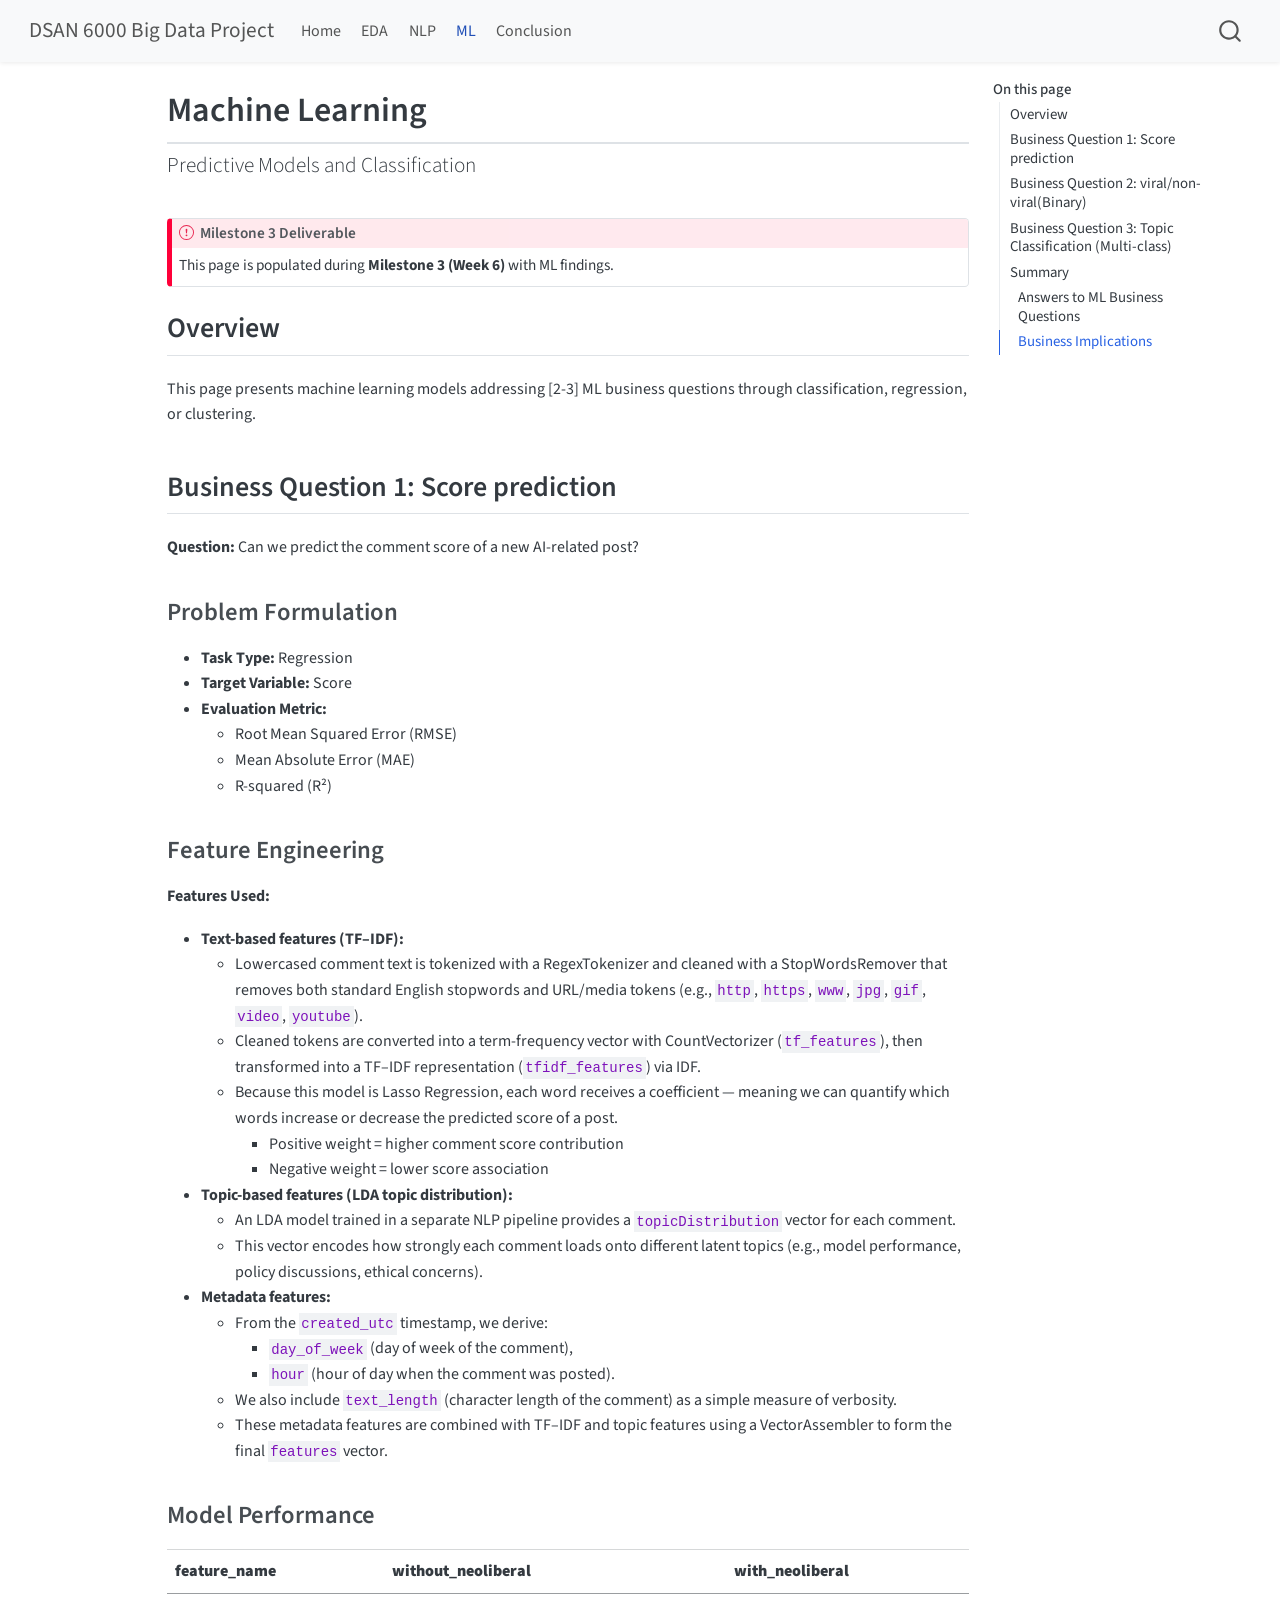
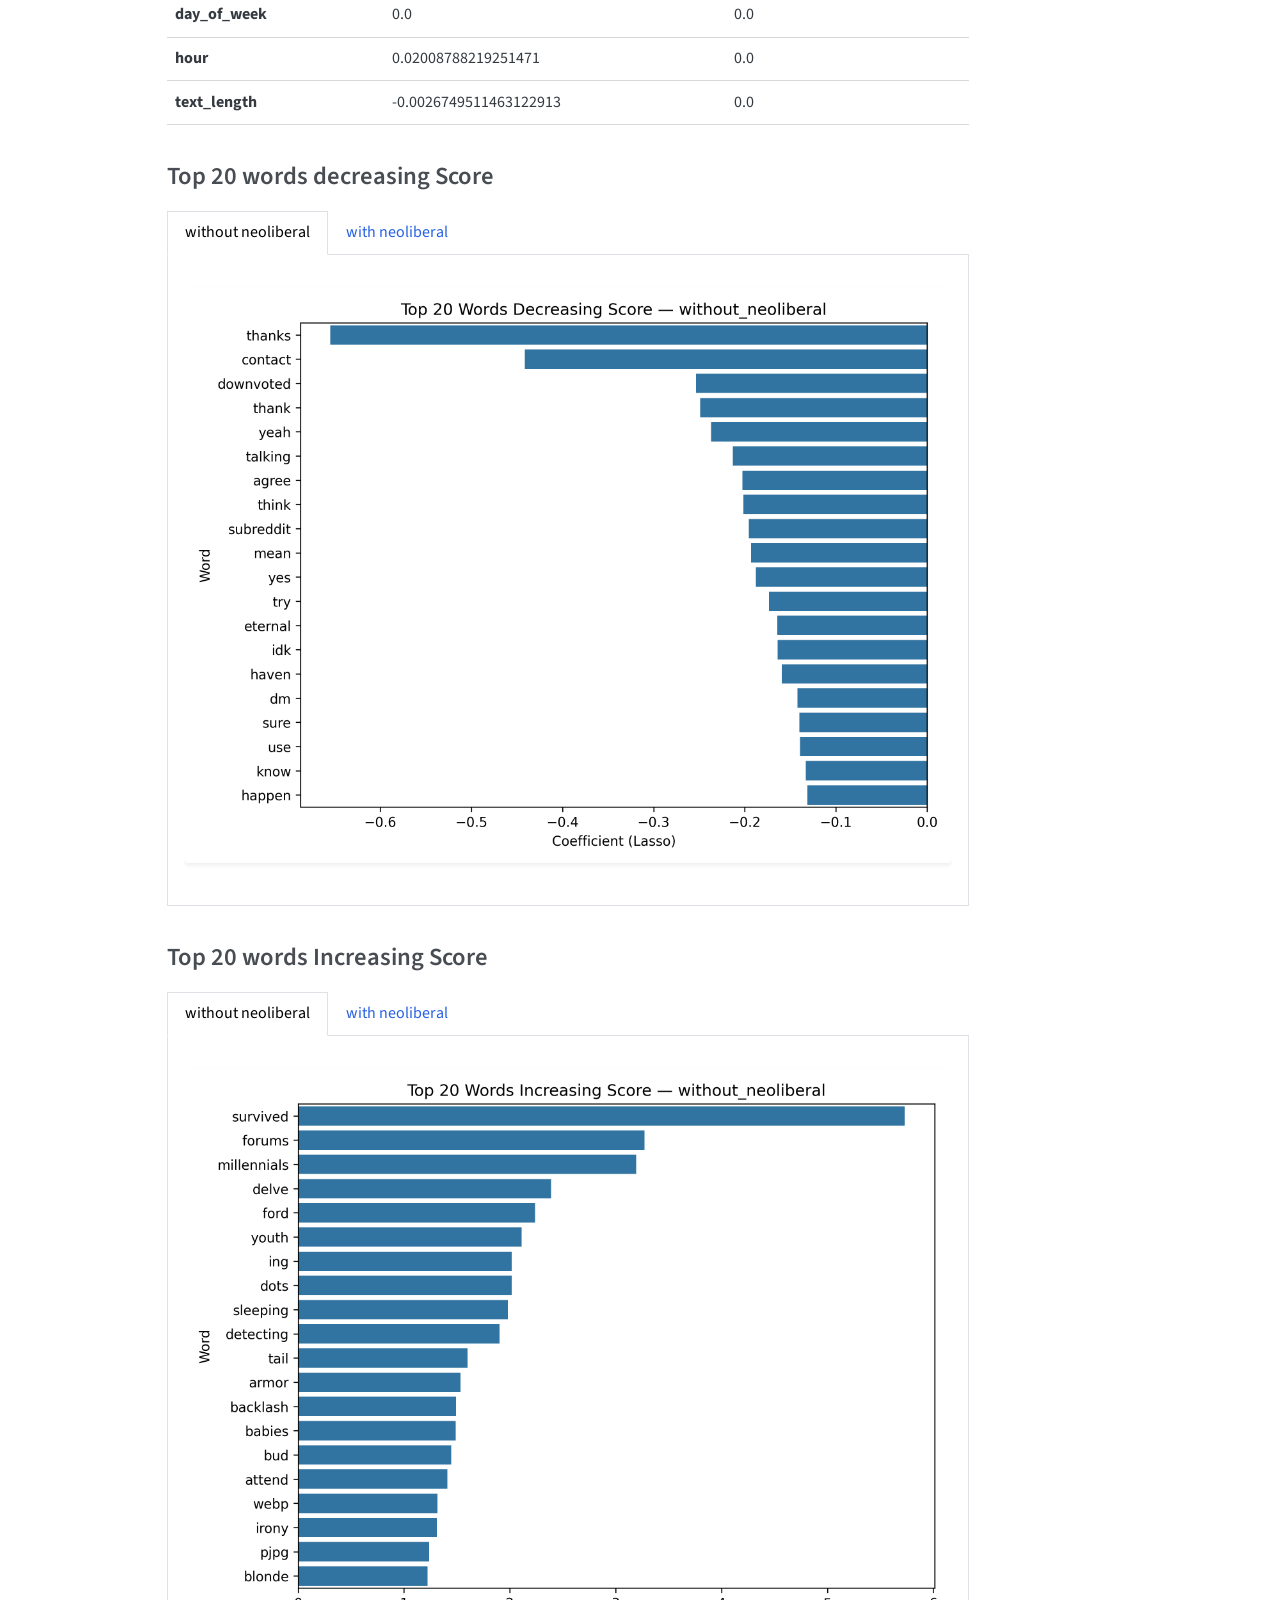
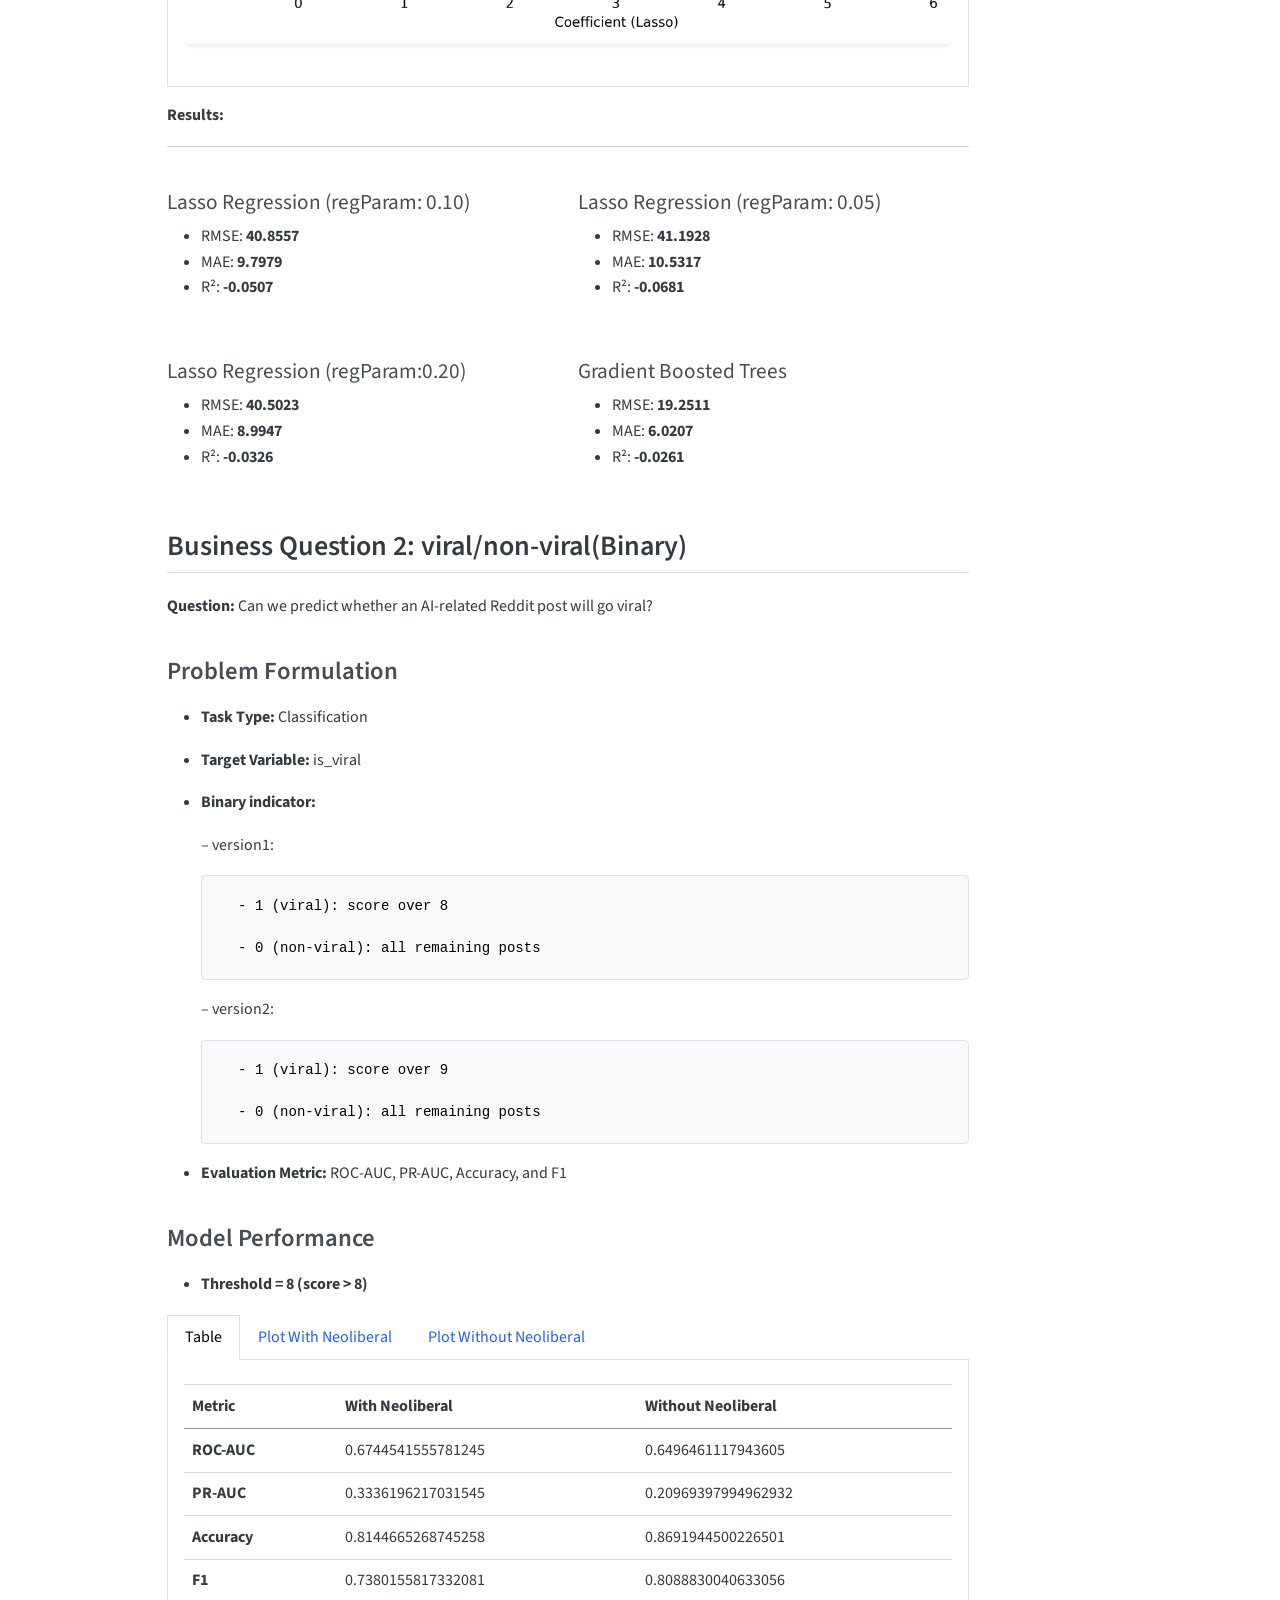
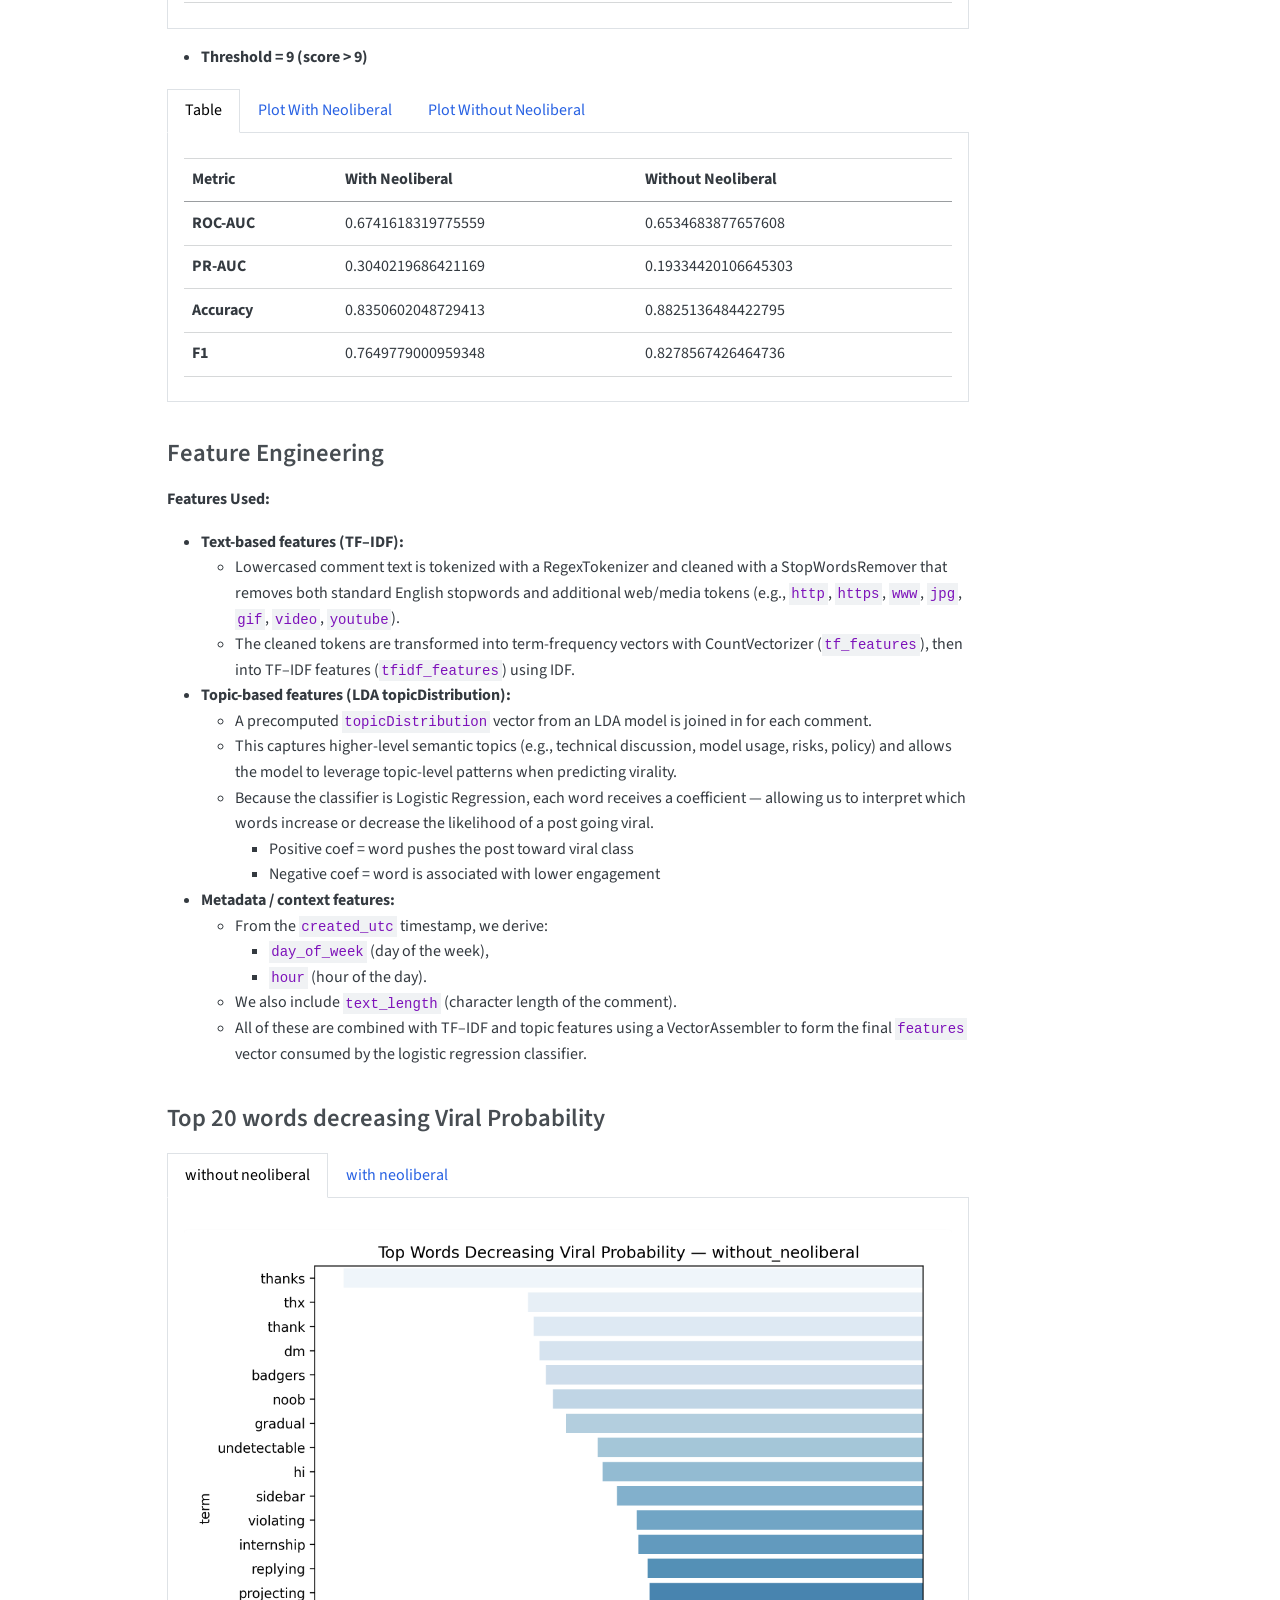
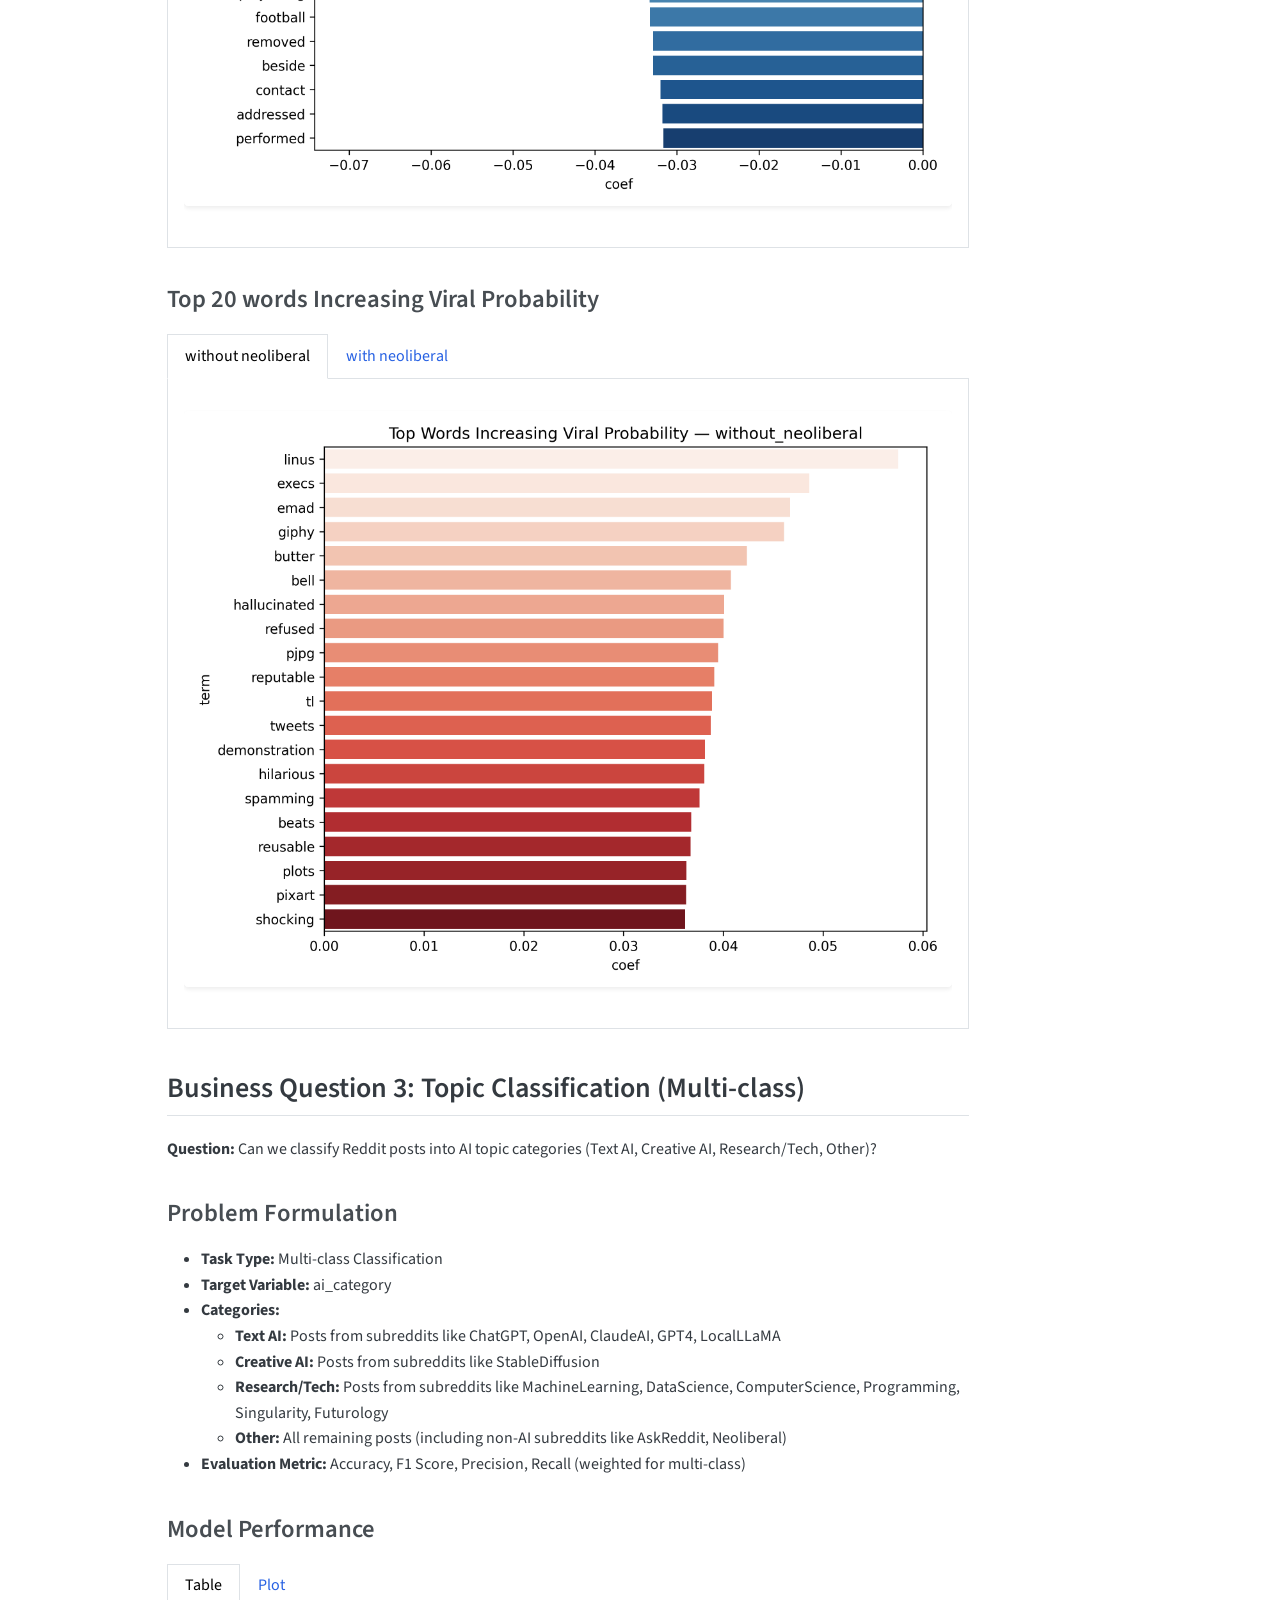
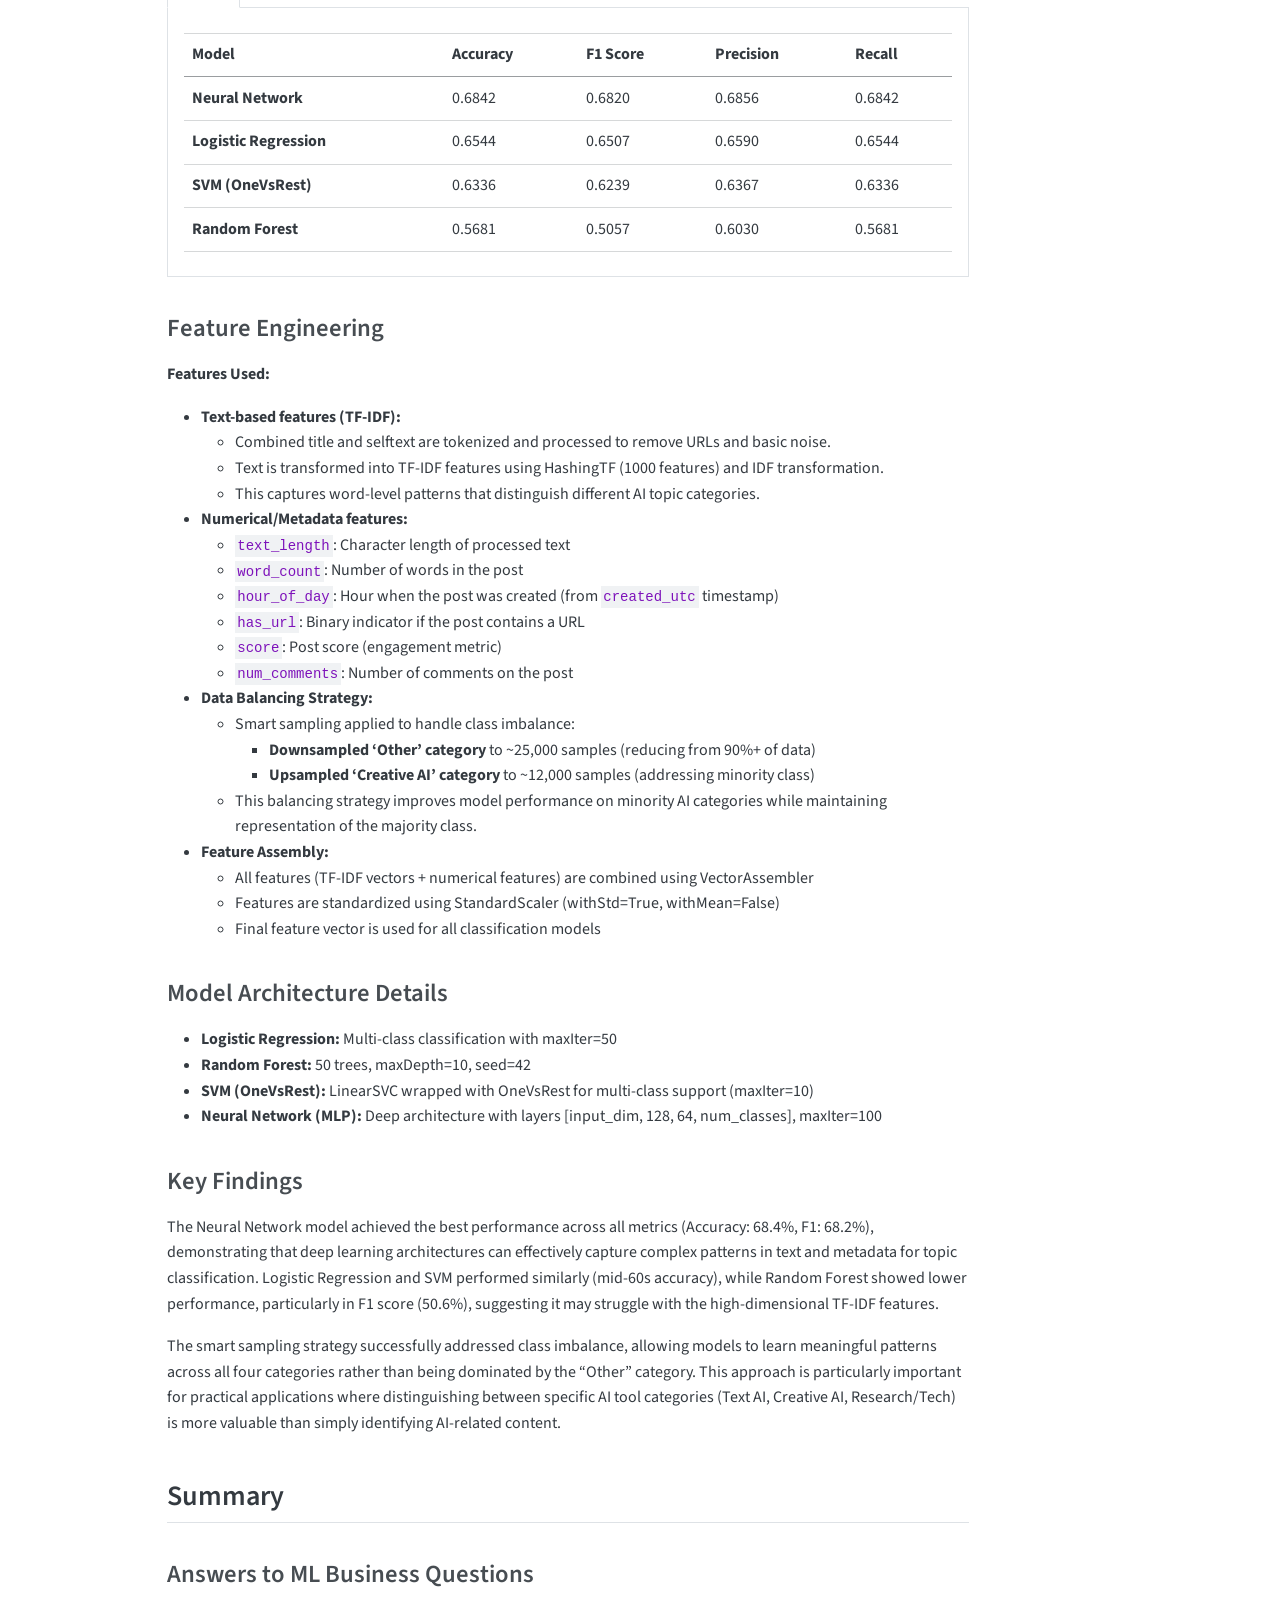
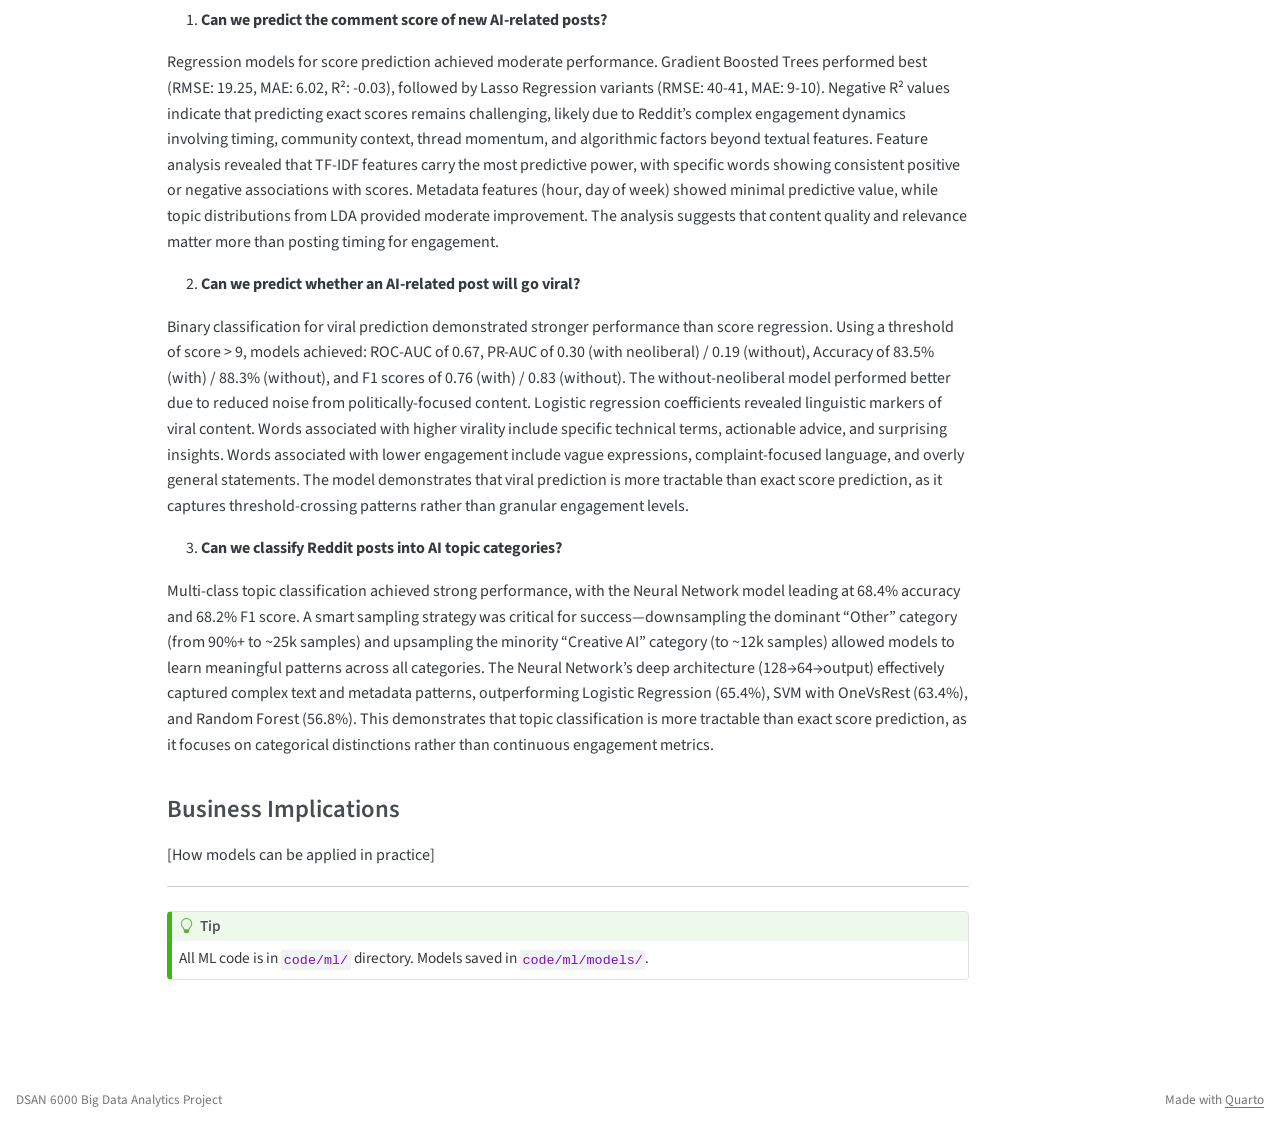
<file: docs/ml.html>
<!DOCTYPE html>
<html xmlns="http://www.w3.org/1999/xhtml" lang="en" xml:lang="en"><head>

<meta charset="utf-8">
<meta name="generator" content="quarto-1.8.26">

<meta name="viewport" content="width=device-width, initial-scale=1.0, user-scalable=yes">


<title>Machine Learning – DSAN 6000 Big Data Project</title>
<style>
code{white-space: pre-wrap;}
span.smallcaps{font-variant: small-caps;}
div.columns{display: flex; gap: min(4vw, 1.5em);}
div.column{flex: auto; overflow-x: auto;}
div.hanging-indent{margin-left: 1.5em; text-indent: -1.5em;}
ul.task-list{list-style: none;}
ul.task-list li input[type="checkbox"] {
  width: 0.8em;
  margin: 0 0.8em 0.2em -1em; /* quarto-specific, see https://github.com/quarto-dev/quarto-cli/issues/4556 */ 
  vertical-align: middle;
}
</style>


<script src="site_libs/quarto-nav/quarto-nav.js"></script>
<script src="site_libs/quarto-nav/headroom.min.js"></script>
<script src="site_libs/clipboard/clipboard.min.js"></script>
<script src="site_libs/quarto-search/autocomplete.umd.js"></script>
<script src="site_libs/quarto-search/fuse.min.js"></script>
<script src="site_libs/quarto-search/quarto-search.js"></script>
<meta name="quarto:offset" content="./">
<script src="site_libs/quarto-html/quarto.js" type="module"></script>
<script src="site_libs/quarto-html/tabsets/tabsets.js" type="module"></script>
<script src="site_libs/quarto-html/axe/axe-check.js" type="module"></script>
<script src="site_libs/quarto-html/popper.min.js"></script>
<script src="site_libs/quarto-html/tippy.umd.min.js"></script>
<script src="site_libs/quarto-html/anchor.min.js"></script>
<link href="site_libs/quarto-html/tippy.css" rel="stylesheet">
<link href="site_libs/quarto-html/quarto-syntax-highlighting-587c61ba64f3a5504c4d52d930310e48.css" rel="stylesheet" id="quarto-text-highlighting-styles">
<script src="site_libs/bootstrap/bootstrap.min.js"></script>
<link href="site_libs/bootstrap/bootstrap-icons.css" rel="stylesheet">
<link href="site_libs/bootstrap/bootstrap-5b4ad623e5705c0698d39aec6f10cf02.min.css" rel="stylesheet" append-hash="true" id="quarto-bootstrap" data-mode="light">
<script id="quarto-search-options" type="application/json">{
  "location": "navbar",
  "copy-button": false,
  "collapse-after": 3,
  "panel-placement": "end",
  "type": "overlay",
  "limit": 50,
  "keyboard-shortcut": [
    "f",
    "/",
    "s"
  ],
  "show-item-context": false,
  "language": {
    "search-no-results-text": "No results",
    "search-matching-documents-text": "matching documents",
    "search-copy-link-title": "Copy link to search",
    "search-hide-matches-text": "Hide additional matches",
    "search-more-match-text": "more match in this document",
    "search-more-matches-text": "more matches in this document",
    "search-clear-button-title": "Clear",
    "search-text-placeholder": "",
    "search-detached-cancel-button-title": "Cancel",
    "search-submit-button-title": "Submit",
    "search-label": "Search"
  }
}</script>


<link rel="stylesheet" href="styles.css">
</head>

<body class="nav-fixed quarto-light">

<div id="quarto-search-results"></div>
  <header id="quarto-header" class="headroom fixed-top">
    <nav class="navbar navbar-expand-lg " data-bs-theme="dark">
      <div class="navbar-container container-fluid">
      <div class="navbar-brand-container mx-auto">
    <a class="navbar-brand" href="./index.html">
    <span class="navbar-title">DSAN 6000 Big Data Project</span>
    </a>
  </div>
            <div id="quarto-search" class="" title="Search"></div>
          <button class="navbar-toggler" type="button" data-bs-toggle="collapse" data-bs-target="#navbarCollapse" aria-controls="navbarCollapse" role="menu" aria-expanded="false" aria-label="Toggle navigation" onclick="if (window.quartoToggleHeadroom) { window.quartoToggleHeadroom(); }">
  <span class="navbar-toggler-icon"></span>
</button>
          <div class="collapse navbar-collapse" id="navbarCollapse">
            <ul class="navbar-nav navbar-nav-scroll me-auto">
  <li class="nav-item">
    <a class="nav-link" href="./index.html"> 
<span class="menu-text">Home</span></a>
  </li>  
  <li class="nav-item">
    <a class="nav-link" href="./eda.html"> 
<span class="menu-text">EDA</span></a>
  </li>  
  <li class="nav-item">
    <a class="nav-link" href="./nlp.html"> 
<span class="menu-text">NLP</span></a>
  </li>  
  <li class="nav-item">
    <a class="nav-link active" href="./ml.html" aria-current="page"> 
<span class="menu-text">ML</span></a>
  </li>  
  <li class="nav-item">
    <a class="nav-link" href="./conclusion.html"> 
<span class="menu-text">Conclusion</span></a>
  </li>  
</ul>
          </div> <!-- /navcollapse -->
            <div class="quarto-navbar-tools">
</div>
      </div> <!-- /container-fluid -->
    </nav>
</header>
<!-- content -->
<div id="quarto-content" class="quarto-container page-columns page-rows-contents page-layout-article page-navbar">
<!-- sidebar -->
<!-- margin-sidebar -->
    <div id="quarto-margin-sidebar" class="sidebar margin-sidebar">
        <nav id="TOC" role="doc-toc" class="toc-active">
    <h2 id="toc-title">On this page</h2>
   
  <ul>
  <li><a href="#overview" id="toc-overview" class="nav-link active" data-scroll-target="#overview">Overview</a></li>
  <li><a href="#business-question-1-score-prediction" id="toc-business-question-1-score-prediction" class="nav-link" data-scroll-target="#business-question-1-score-prediction">Business Question 1: Score prediction</a>
  <ul class="collapse">
  <li><a href="#problem-formulation" id="toc-problem-formulation" class="nav-link" data-scroll-target="#problem-formulation">Problem Formulation</a></li>
  <li><a href="#feature-engineering" id="toc-feature-engineering" class="nav-link" data-scroll-target="#feature-engineering">Feature Engineering</a></li>
  <li><a href="#model-performance" id="toc-model-performance" class="nav-link" data-scroll-target="#model-performance">Model Performance</a></li>
  <li><a href="#top-20-words-decreasing-score" id="toc-top-20-words-decreasing-score" class="nav-link" data-scroll-target="#top-20-words-decreasing-score">Top 20 words decreasing Score</a></li>
  <li><a href="#top-20-words-increasing-score" id="toc-top-20-words-increasing-score" class="nav-link" data-scroll-target="#top-20-words-increasing-score">Top 20 words Increasing Score</a></li>
  </ul></li>
  <li><a href="#business-question-2-viralnon-viralbinary" id="toc-business-question-2-viralnon-viralbinary" class="nav-link" data-scroll-target="#business-question-2-viralnon-viralbinary">Business Question 2: viral/non-viral(Binary)</a>
  <ul class="collapse">
  <li><a href="#problem-formulation-1" id="toc-problem-formulation-1" class="nav-link" data-scroll-target="#problem-formulation-1">Problem Formulation</a></li>
  <li><a href="#model-performance-1" id="toc-model-performance-1" class="nav-link" data-scroll-target="#model-performance-1">Model Performance</a></li>
  <li><a href="#feature-engineering-1" id="toc-feature-engineering-1" class="nav-link" data-scroll-target="#feature-engineering-1">Feature Engineering</a></li>
  <li><a href="#top-20-words-decreasing-viral-probability" id="toc-top-20-words-decreasing-viral-probability" class="nav-link" data-scroll-target="#top-20-words-decreasing-viral-probability">Top 20 words decreasing Viral Probability</a></li>
  <li><a href="#top-20-words-increasing-viral-probability" id="toc-top-20-words-increasing-viral-probability" class="nav-link" data-scroll-target="#top-20-words-increasing-viral-probability">Top 20 words Increasing Viral Probability</a></li>
  </ul></li>
  <li><a href="#business-question-3-topic-classification-multi-class" id="toc-business-question-3-topic-classification-multi-class" class="nav-link" data-scroll-target="#business-question-3-topic-classification-multi-class">Business Question 3: Topic Classification (Multi-class)</a>
  <ul class="collapse">
  <li><a href="#problem-formulation-2" id="toc-problem-formulation-2" class="nav-link" data-scroll-target="#problem-formulation-2">Problem Formulation</a></li>
  <li><a href="#model-performance-2" id="toc-model-performance-2" class="nav-link" data-scroll-target="#model-performance-2">Model Performance</a></li>
  <li><a href="#feature-engineering-2" id="toc-feature-engineering-2" class="nav-link" data-scroll-target="#feature-engineering-2">Feature Engineering</a></li>
  <li><a href="#model-architecture-details" id="toc-model-architecture-details" class="nav-link" data-scroll-target="#model-architecture-details">Model Architecture Details</a></li>
  <li><a href="#key-findings" id="toc-key-findings" class="nav-link" data-scroll-target="#key-findings">Key Findings</a></li>
  </ul></li>
  <li><a href="#summary" id="toc-summary" class="nav-link" data-scroll-target="#summary">Summary</a>
  <ul class="collapse">
  <li><a href="#answers-to-ml-business-questions" id="toc-answers-to-ml-business-questions" class="nav-link" data-scroll-target="#answers-to-ml-business-questions">Answers to ML Business Questions</a></li>
  <li><a href="#business-implications" id="toc-business-implications" class="nav-link" data-scroll-target="#business-implications">Business Implications</a></li>
  </ul></li>
  </ul>
</nav>
    </div>
<!-- main -->
<main class="content" id="quarto-document-content">

<header id="title-block-header" class="quarto-title-block default">
<div class="quarto-title">
<h1 class="title">Machine Learning</h1>
<p class="subtitle lead">Predictive Models and Classification</p>
</div>



<div class="quarto-title-meta">

    
  
    
  </div>
  


</header>


<div class="callout callout-style-default callout-important callout-titled">
<div class="callout-header d-flex align-content-center">
<div class="callout-icon-container">
<i class="callout-icon"></i>
</div>
<div class="callout-title-container flex-fill">
<span class="screen-reader-only">Important</span>Milestone 3 Deliverable
</div>
</div>
<div class="callout-body-container callout-body">
<p>This page is populated during <strong>Milestone 3 (Week 6)</strong> with ML findings.</p>
</div>
</div>
<section id="overview" class="level2">
<h2 class="anchored" data-anchor-id="overview">Overview</h2>
<p>This page presents machine learning models addressing [2-3] ML business questions through classification, regression, or clustering.</p>
</section>
<section id="business-question-1-score-prediction" class="level2">
<h2 class="anchored" data-anchor-id="business-question-1-score-prediction">Business Question 1: Score prediction</h2>
<p><strong>Question:</strong> Can we predict the comment score of a new AI-related post?</p>
<section id="problem-formulation" class="level3">
<h3 class="anchored" data-anchor-id="problem-formulation">Problem Formulation</h3>
<ul>
<li><strong>Task Type:</strong> Regression</li>
<li><strong>Target Variable:</strong> Score</li>
<li><strong>Evaluation Metric:</strong>
<ul>
<li>Root Mean Squared Error (RMSE)</li>
<li>Mean Absolute Error (MAE)</li>
<li>R-squared (R²)</li>
</ul></li>
</ul>
</section>
<section id="feature-engineering" class="level3">
<h3 class="anchored" data-anchor-id="feature-engineering">Feature Engineering</h3>
<p><strong>Features Used:</strong></p>
<ul>
<li><strong>Text-based features (TF–IDF):</strong>
<ul>
<li>Lowercased comment text is tokenized with a RegexTokenizer and cleaned with a StopWordsRemover that removes both standard English stopwords and URL/media tokens (e.g., <code>http</code>, <code>https</code>, <code>www</code>, <code>jpg</code>, <code>gif</code>, <code>video</code>, <code>youtube</code>).</li>
<li>Cleaned tokens are converted into a term-frequency vector with CountVectorizer (<code>tf_features</code>), then transformed into a TF–IDF representation (<code>tfidf_features</code>) via IDF.</li>
<li>Because this model is Lasso Regression, each word receives a coefficient — meaning we can quantify which words increase or decrease the predicted score of a post.
<ul>
<li>Positive weight = higher comment score contribution</li>
<li>Negative weight = lower score association</li>
</ul></li>
</ul></li>
<li><strong>Topic-based features (LDA topic distribution):</strong>
<ul>
<li>An LDA model trained in a separate NLP pipeline provides a <code>topicDistribution</code> vector for each comment.</li>
<li>This vector encodes how strongly each comment loads onto different latent topics (e.g., model performance, policy discussions, ethical concerns).</li>
</ul></li>
<li><strong>Metadata features:</strong>
<ul>
<li>From the <code>created_utc</code> timestamp, we derive:
<ul>
<li><code>day_of_week</code> (day of week of the comment),</li>
<li><code>hour</code> (hour of day when the comment was posted).</li>
</ul></li>
<li>We also include <code>text_length</code> (character length of the comment) as a simple measure of verbosity.</li>
<li>These metadata features are combined with TF–IDF and topic features using a VectorAssembler to form the final <code>features</code> vector.</li>
</ul></li>
</ul>
</section>
<section id="model-performance" class="level3">
<h3 class="anchored" data-anchor-id="model-performance">Model Performance</h3>
<table class="caption-top table">
<thead>
<tr class="header">
<th><strong>feature_name</strong></th>
<th><strong>without_neoliberal</strong></th>
<th><strong>with_neoliberal</strong></th>
</tr>
</thead>
<tbody>
<tr class="odd">
<td><strong>day_of_week</strong></td>
<td>0.0</td>
<td>0.0</td>
</tr>
<tr class="even">
<td><strong>hour</strong></td>
<td>0.02008788219251471</td>
<td>0.0</td>
</tr>
<tr class="odd">
<td><strong>text_length</strong></td>
<td>-0.0026749511463122913</td>
<td>0.0</td>
</tr>
</tbody>
</table>
</section>
<section id="top-20-words-decreasing-score" class="level3">
<h3 class="anchored" data-anchor-id="top-20-words-decreasing-score">Top 20 words decreasing Score</h3>
<div class="tabset-margin-container"></div><div class="panel-tabset">
<ul class="nav nav-tabs" role="tablist"><li class="nav-item" role="presentation"><a class="nav-link active" id="tabset-1-1-tab" data-bs-toggle="tab" data-bs-target="#tabset-1-1" role="tab" aria-controls="tabset-1-1" aria-selected="true" href="">without neoliberal</a></li><li class="nav-item" role="presentation"><a class="nav-link" id="tabset-1-2-tab" data-bs-toggle="tab" data-bs-target="#tabset-1-2" role="tab" aria-controls="tabset-1-2" aria-selected="false" href="">with neoliberal</a></li></ul>
<div class="tab-content">
<div id="tabset-1-1" class="tab-pane active" role="tabpanel" aria-labelledby="tabset-1-1-tab">
<div id="c8fd6b8a" class="cell" data-execution_count="1">
<div class="cell-output cell-output-display">
<div>
<figure class="figure">
<p><img src="ml_files/figure-html/cell-2-output-1.png" class="img-fluid figure-img"></p>
</figure>
</div>
</div>
</div>
</div>
<div id="tabset-1-2" class="tab-pane" role="tabpanel" aria-labelledby="tabset-1-2-tab">
<div id="e4054ea3" class="cell" data-execution_count="2">
<div class="cell-output cell-output-display">
<div>
<figure class="figure">
<p><img src="ml_files/figure-html/cell-3-output-1.png" class="img-fluid figure-img"></p>
</figure>
</div>
</div>
</div>
</div>
</div>
</div>
</section>
<section id="top-20-words-increasing-score" class="level3">
<h3 class="anchored" data-anchor-id="top-20-words-increasing-score">Top 20 words Increasing Score</h3>
<div class="tabset-margin-container"></div><div class="panel-tabset">
<ul class="nav nav-tabs" role="tablist"><li class="nav-item" role="presentation"><a class="nav-link active" id="tabset-2-1-tab" data-bs-toggle="tab" data-bs-target="#tabset-2-1" role="tab" aria-controls="tabset-2-1" aria-selected="true" href="">without neoliberal</a></li><li class="nav-item" role="presentation"><a class="nav-link" id="tabset-2-2-tab" data-bs-toggle="tab" data-bs-target="#tabset-2-2" role="tab" aria-controls="tabset-2-2" aria-selected="false" href="">with neoliberal</a></li></ul>
<div class="tab-content">
<div id="tabset-2-1" class="tab-pane active" role="tabpanel" aria-labelledby="tabset-2-1-tab">
<div id="3ac45c3b" class="cell" data-execution_count="3">
<div class="cell-output cell-output-display">
<div>
<figure class="figure">
<p><img src="ml_files/figure-html/cell-4-output-1.png" class="img-fluid figure-img"></p>
</figure>
</div>
</div>
</div>
</div>
<div id="tabset-2-2" class="tab-pane" role="tabpanel" aria-labelledby="tabset-2-2-tab">
<div id="dc8d7685" class="cell" data-execution_count="4">
<div class="cell-output cell-output-display">
<div>
<figure class="figure">
<p><img src="ml_files/figure-html/cell-5-output-1.png" class="img-fluid figure-img"></p>
</figure>
</div>
</div>
</div>
</div>
</div>
</div>
<p><strong>Results:</strong></p>
<hr>
<div style="display:flex; gap:20px;">
<div style="flex:1;">
<h4 class="anchored">
Lasso Regression (regParam: 0.10)
</h4>
<ul>
<li>
RMSE: <b>40.8557</b>
</li>
<li>
MAE: <b>9.7979</b>
</li>
<li>
R²: <b>-0.0507</b>
</li>
</ul>
</div>
<div style="flex:1;">
<h4 class="anchored">
Lasso Regression (regParam: 0.05)
</h4>
<ul>
<li>
RMSE: <b>41.1928</b>
</li>
<li>
MAE: <b>10.5317</b>
</li>
<li>
R²: <b>-0.0681</b>
</li>
</ul>
</div>
</div>
<div style="height:15px;">

</div>
<div style="display:flex; gap:20px;">
<div style="flex:1;">
<h4 class="anchored">
Lasso Regression (regParam:0.20)
</h4>
<ul>
<li>
RMSE: <b>40.5023</b>
</li>
<li>
MAE: <b>8.9947</b>
</li>
<li>
R²: <b>-0.0326</b>
</li>
</ul>
</div>
<div style="flex:1;">
<h4 class="anchored">
Gradient Boosted Trees
</h4>
<ul>
<li>
RMSE: <b>19.2511</b>
</li>
<li>
MAE: <b>6.0207</b>
</li>
<li>
R²: <b>-0.0261</b>
</li>
</ul>
</div>
</div>
</section>
</section>
<section id="business-question-2-viralnon-viralbinary" class="level2">
<h2 class="anchored" data-anchor-id="business-question-2-viralnon-viralbinary">Business Question 2: viral/non-viral(Binary)</h2>
<p><strong>Question:</strong> Can we predict whether an AI-related Reddit post will go viral?</p>
<section id="problem-formulation-1" class="level3">
<h3 class="anchored" data-anchor-id="problem-formulation-1">Problem Formulation</h3>
<ul>
<li><p><strong>Task Type:</strong> Classification</p></li>
<li><p><strong>Target Variable:</strong> is_viral</p></li>
<li><p><strong>Binary indicator:</strong></p>
<p>– version1:</p>
<pre><code>  - 1 (viral): score over 8

  - 0 (non-viral): all remaining posts</code></pre>
<p>– version2:</p>
<pre><code>  - 1 (viral): score over 9

  - 0 (non-viral): all remaining posts</code></pre></li>
<li><p><strong>Evaluation Metric: </strong> ROC-AUC, PR-AUC, Accuracy, and F1</p></li>
</ul>
</section>
<section id="model-performance-1" class="level3">
<h3 class="anchored" data-anchor-id="model-performance-1">Model Performance</h3>
<ul>
<li><strong>Threshold = 8 (score &gt; 8)</strong></li>
</ul>
<div class="tabset-margin-container"></div><div class="panel-tabset">
<ul class="nav nav-tabs" role="tablist"><li class="nav-item" role="presentation"><a class="nav-link active" id="tabset-3-1-tab" data-bs-toggle="tab" data-bs-target="#tabset-3-1" role="tab" aria-controls="tabset-3-1" aria-selected="true" href="">Table</a></li><li class="nav-item" role="presentation"><a class="nav-link" id="tabset-3-2-tab" data-bs-toggle="tab" data-bs-target="#tabset-3-2" role="tab" aria-controls="tabset-3-2" aria-selected="false" href="">Plot With Neoliberal</a></li><li class="nav-item" role="presentation"><a class="nav-link" id="tabset-3-3-tab" data-bs-toggle="tab" data-bs-target="#tabset-3-3" role="tab" aria-controls="tabset-3-3" aria-selected="false" href="">Plot Without Neoliberal</a></li></ul>
<div class="tab-content">
<div id="tabset-3-1" class="tab-pane active" role="tabpanel" aria-labelledby="tabset-3-1-tab">
<table class="caption-top table">
<thead>
<tr class="header">
<th>Metric</th>
<th>With Neoliberal</th>
<th>Without Neoliberal</th>
</tr>
</thead>
<tbody>
<tr class="odd">
<td><strong>ROC-AUC</strong></td>
<td>0.6744541555781245</td>
<td>0.6496461117943605</td>
</tr>
<tr class="even">
<td><strong>PR-AUC</strong></td>
<td>0.3336196217031545</td>
<td>0.20969397994962932</td>
</tr>
<tr class="odd">
<td><strong>Accuracy</strong></td>
<td>0.8144665268745258</td>
<td>0.8691944500226501</td>
</tr>
<tr class="even">
<td><strong>F1</strong></td>
<td>0.7380155817332081</td>
<td>0.8088830040633056</td>
</tr>
</tbody>
</table>
</div>
<div id="tabset-3-2" class="tab-pane" role="tabpanel" aria-labelledby="tabset-3-2-tab">
<div id="de2015fd" class="cell" data-execution_count="5">
<div class="cell-output cell-output-display">
<div>
<figure class="figure">
<p><img src="ml_files/figure-html/cell-6-output-1.png" class="img-fluid figure-img"></p>
</figure>
</div>
</div>
</div>
</div>
<div id="tabset-3-3" class="tab-pane" role="tabpanel" aria-labelledby="tabset-3-3-tab">
<div id="51384007" class="cell" data-execution_count="6">
<div class="cell-output cell-output-display">
<div>
<figure class="figure">
<p><img src="ml_files/figure-html/cell-7-output-1.png" class="img-fluid figure-img"></p>
</figure>
</div>
</div>
</div>
</div>
</div>
</div>
<ul>
<li><strong>Threshold = 9 (score &gt; 9)</strong></li>
</ul>
<div class="tabset-margin-container"></div><div class="panel-tabset">
<ul class="nav nav-tabs" role="tablist"><li class="nav-item" role="presentation"><a class="nav-link active" id="tabset-4-1-tab" data-bs-toggle="tab" data-bs-target="#tabset-4-1" role="tab" aria-controls="tabset-4-1" aria-selected="true" href="">Table</a></li><li class="nav-item" role="presentation"><a class="nav-link" id="tabset-4-2-tab" data-bs-toggle="tab" data-bs-target="#tabset-4-2" role="tab" aria-controls="tabset-4-2" aria-selected="false" href="">Plot With Neoliberal</a></li><li class="nav-item" role="presentation"><a class="nav-link" id="tabset-4-3-tab" data-bs-toggle="tab" data-bs-target="#tabset-4-3" role="tab" aria-controls="tabset-4-3" aria-selected="false" href="">Plot Without Neoliberal</a></li></ul>
<div class="tab-content">
<div id="tabset-4-1" class="tab-pane active" role="tabpanel" aria-labelledby="tabset-4-1-tab">
<table class="caption-top table">
<thead>
<tr class="header">
<th>Metric</th>
<th>With Neoliberal</th>
<th>Without Neoliberal</th>
</tr>
</thead>
<tbody>
<tr class="odd">
<td><strong>ROC-AUC</strong></td>
<td>0.6741618319775559</td>
<td>0.6534683877657608</td>
</tr>
<tr class="even">
<td><strong>PR-AUC</strong></td>
<td>0.3040219686421169</td>
<td>0.19334420106645303</td>
</tr>
<tr class="odd">
<td><strong>Accuracy</strong></td>
<td>0.8350602048729413</td>
<td>0.8825136484422795</td>
</tr>
<tr class="even">
<td><strong>F1</strong></td>
<td>0.7649779000959348</td>
<td>0.8278567426464736</td>
</tr>
</tbody>
</table>
</div>
<div id="tabset-4-2" class="tab-pane" role="tabpanel" aria-labelledby="tabset-4-2-tab">
<div id="1c19b87d" class="cell" data-execution_count="7">
<div class="cell-output cell-output-display">
<div>
<figure class="figure">
<p><img src="ml_files/figure-html/cell-8-output-1.png" class="img-fluid figure-img"></p>
</figure>
</div>
</div>
</div>
</div>
<div id="tabset-4-3" class="tab-pane" role="tabpanel" aria-labelledby="tabset-4-3-tab">
<div id="cca61366" class="cell" data-execution_count="8">
<div class="cell-output cell-output-display">
<div>
<figure class="figure">
<p><img src="ml_files/figure-html/cell-9-output-1.png" class="img-fluid figure-img"></p>
</figure>
</div>
</div>
</div>
</div>
</div>
</div>
</section>
<section id="feature-engineering-1" class="level3">
<h3 class="anchored" data-anchor-id="feature-engineering-1">Feature Engineering</h3>
<p><strong>Features Used:</strong></p>
<ul>
<li><strong>Text-based features (TF–IDF):</strong>
<ul>
<li>Lowercased comment text is tokenized with a RegexTokenizer and cleaned with a StopWordsRemover that removes both standard English stopwords and additional web/media tokens (e.g., <code>http</code>, <code>https</code>, <code>www</code>, <code>jpg</code>, <code>gif</code>, <code>video</code>, <code>youtube</code>).</li>
<li>The cleaned tokens are transformed into term-frequency vectors with CountVectorizer (<code>tf_features</code>), then into TF–IDF features (<code>tfidf_features</code>) using IDF.</li>
</ul></li>
<li><strong>Topic-based features (LDA topicDistribution):</strong>
<ul>
<li>A precomputed <code>topicDistribution</code> vector from an LDA model is joined in for each comment.</li>
<li>This captures higher-level semantic topics (e.g., technical discussion, model usage, risks, policy) and allows the model to leverage topic-level patterns when predicting virality.</li>
<li>Because the classifier is Logistic Regression, each word receives a coefficient — allowing us to interpret which words increase or decrease the likelihood of a post going viral.
<ul>
<li>Positive coef = word pushes the post toward viral class</li>
<li>Negative coef = word is associated with lower engagement</li>
</ul></li>
</ul></li>
<li><strong>Metadata / context features:</strong>
<ul>
<li>From the <code>created_utc</code> timestamp, we derive:
<ul>
<li><code>day_of_week</code> (day of the week),</li>
<li><code>hour</code> (hour of the day).</li>
</ul></li>
<li>We also include <code>text_length</code> (character length of the comment).</li>
<li>All of these are combined with TF–IDF and topic features using a VectorAssembler to form the final <code>features</code> vector consumed by the logistic regression classifier.</li>
</ul></li>
</ul>
</section>
<section id="top-20-words-decreasing-viral-probability" class="level3">
<h3 class="anchored" data-anchor-id="top-20-words-decreasing-viral-probability">Top 20 words decreasing Viral Probability</h3>
<div class="tabset-margin-container"></div><div class="panel-tabset">
<ul class="nav nav-tabs" role="tablist"><li class="nav-item" role="presentation"><a class="nav-link active" id="tabset-5-1-tab" data-bs-toggle="tab" data-bs-target="#tabset-5-1" role="tab" aria-controls="tabset-5-1" aria-selected="true" href="">without neoliberal</a></li><li class="nav-item" role="presentation"><a class="nav-link" id="tabset-5-2-tab" data-bs-toggle="tab" data-bs-target="#tabset-5-2" role="tab" aria-controls="tabset-5-2" aria-selected="false" href="">with neoliberal</a></li></ul>
<div class="tab-content">
<div id="tabset-5-1" class="tab-pane active" role="tabpanel" aria-labelledby="tabset-5-1-tab">
<div id="83643e23" class="cell" data-execution_count="9">
<div class="cell-output cell-output-display">
<div>
<figure class="figure">
<p><img src="ml_files/figure-html/cell-10-output-1.png" class="img-fluid figure-img"></p>
</figure>
</div>
</div>
</div>
</div>
<div id="tabset-5-2" class="tab-pane" role="tabpanel" aria-labelledby="tabset-5-2-tab">
<div id="a45207aa" class="cell" data-execution_count="10">
<div class="cell-output cell-output-display">
<div>
<figure class="figure">
<p><img src="ml_files/figure-html/cell-11-output-1.png" class="img-fluid figure-img"></p>
</figure>
</div>
</div>
</div>
</div>
</div>
</div>
</section>
<section id="top-20-words-increasing-viral-probability" class="level3">
<h3 class="anchored" data-anchor-id="top-20-words-increasing-viral-probability">Top 20 words Increasing Viral Probability</h3>
<div class="tabset-margin-container"></div><div class="panel-tabset">
<ul class="nav nav-tabs" role="tablist"><li class="nav-item" role="presentation"><a class="nav-link active" id="tabset-6-1-tab" data-bs-toggle="tab" data-bs-target="#tabset-6-1" role="tab" aria-controls="tabset-6-1" aria-selected="true" href="">without neoliberal</a></li><li class="nav-item" role="presentation"><a class="nav-link" id="tabset-6-2-tab" data-bs-toggle="tab" data-bs-target="#tabset-6-2" role="tab" aria-controls="tabset-6-2" aria-selected="false" href="">with neoliberal</a></li></ul>
<div class="tab-content">
<div id="tabset-6-1" class="tab-pane active" role="tabpanel" aria-labelledby="tabset-6-1-tab">
<div id="02cd9cda" class="cell" data-execution_count="11">
<div class="cell-output cell-output-display">
<div>
<figure class="figure">
<p><img src="ml_files/figure-html/cell-12-output-1.png" class="img-fluid figure-img"></p>
</figure>
</div>
</div>
</div>
</div>
<div id="tabset-6-2" class="tab-pane" role="tabpanel" aria-labelledby="tabset-6-2-tab">
<div id="39895a87" class="cell" data-execution_count="12">
<div class="cell-output cell-output-display">
<div>
<figure class="figure">
<p><img src="ml_files/figure-html/cell-13-output-1.png" class="img-fluid figure-img"></p>
</figure>
</div>
</div>
</div>
</div>
</div>
</div>
</section>
</section>
<section id="business-question-3-topic-classification-multi-class" class="level2">
<h2 class="anchored" data-anchor-id="business-question-3-topic-classification-multi-class">Business Question 3: Topic Classification (Multi-class)</h2>
<p><strong>Question:</strong> Can we classify Reddit posts into AI topic categories (Text AI, Creative AI, Research/Tech, Other)?</p>
<section id="problem-formulation-2" class="level3">
<h3 class="anchored" data-anchor-id="problem-formulation-2">Problem Formulation</h3>
<ul>
<li><strong>Task Type:</strong> Multi-class Classification</li>
<li><strong>Target Variable:</strong> ai_category</li>
<li><strong>Categories:</strong>
<ul>
<li><strong>Text AI:</strong> Posts from subreddits like ChatGPT, OpenAI, ClaudeAI, GPT4, LocalLLaMA</li>
<li><strong>Creative AI:</strong> Posts from subreddits like StableDiffusion</li>
<li><strong>Research/Tech:</strong> Posts from subreddits like MachineLearning, DataScience, ComputerScience, Programming, Singularity, Futurology</li>
<li><strong>Other:</strong> All remaining posts (including non-AI subreddits like AskReddit, Neoliberal)</li>
</ul></li>
<li><strong>Evaluation Metric:</strong> Accuracy, F1 Score, Precision, Recall (weighted for multi-class)</li>
</ul>
</section>
<section id="model-performance-2" class="level3">
<h3 class="anchored" data-anchor-id="model-performance-2">Model Performance</h3>
<div class="tabset-margin-container"></div><div class="panel-tabset">
<ul class="nav nav-tabs" role="tablist"><li class="nav-item" role="presentation"><a class="nav-link active" id="tabset-7-1-tab" data-bs-toggle="tab" data-bs-target="#tabset-7-1" role="tab" aria-controls="tabset-7-1" aria-selected="true" href="">Table</a></li><li class="nav-item" role="presentation"><a class="nav-link" id="tabset-7-2-tab" data-bs-toggle="tab" data-bs-target="#tabset-7-2" role="tab" aria-controls="tabset-7-2" aria-selected="false" href="">Plot</a></li></ul>
<div class="tab-content">
<div id="tabset-7-1" class="tab-pane active" role="tabpanel" aria-labelledby="tabset-7-1-tab">
<table class="caption-top table">
<thead>
<tr class="header">
<th>Model</th>
<th>Accuracy</th>
<th>F1 Score</th>
<th>Precision</th>
<th>Recall</th>
</tr>
</thead>
<tbody>
<tr class="odd">
<td><strong>Neural Network</strong></td>
<td>0.6842</td>
<td>0.6820</td>
<td>0.6856</td>
<td>0.6842</td>
</tr>
<tr class="even">
<td><strong>Logistic Regression</strong></td>
<td>0.6544</td>
<td>0.6507</td>
<td>0.6590</td>
<td>0.6544</td>
</tr>
<tr class="odd">
<td><strong>SVM (OneVsRest)</strong></td>
<td>0.6336</td>
<td>0.6239</td>
<td>0.6367</td>
<td>0.6336</td>
</tr>
<tr class="even">
<td><strong>Random Forest</strong></td>
<td>0.5681</td>
<td>0.5057</td>
<td>0.6030</td>
<td>0.5681</td>
</tr>
</tbody>
</table>
</div>
<div id="tabset-7-2" class="tab-pane" role="tabpanel" aria-labelledby="tabset-7-2-tab">
<div id="fc5d438e" class="cell" data-execution_count="13">
<div class="cell-output cell-output-display">
<div>
<figure class="figure">
<p><img src="ml_files/figure-html/cell-14-output-1.png" class="img-fluid figure-img"></p>
</figure>
</div>
</div>
</div>
</div>
</div>
</div>
</section>
<section id="feature-engineering-2" class="level3">
<h3 class="anchored" data-anchor-id="feature-engineering-2">Feature Engineering</h3>
<p><strong>Features Used:</strong></p>
<ul>
<li><strong>Text-based features (TF-IDF):</strong>
<ul>
<li>Combined title and selftext are tokenized and processed to remove URLs and basic noise.</li>
<li>Text is transformed into TF-IDF features using HashingTF (1000 features) and IDF transformation.</li>
<li>This captures word-level patterns that distinguish different AI topic categories.</li>
</ul></li>
<li><strong>Numerical/Metadata features:</strong>
<ul>
<li><code>text_length</code>: Character length of processed text</li>
<li><code>word_count</code>: Number of words in the post</li>
<li><code>hour_of_day</code>: Hour when the post was created (from <code>created_utc</code> timestamp)</li>
<li><code>has_url</code>: Binary indicator if the post contains a URL</li>
<li><code>score</code>: Post score (engagement metric)</li>
<li><code>num_comments</code>: Number of comments on the post</li>
</ul></li>
<li><strong>Data Balancing Strategy:</strong>
<ul>
<li>Smart sampling applied to handle class imbalance:
<ul>
<li><strong>Downsampled ‘Other’ category</strong> to ~25,000 samples (reducing from 90%+ of data)</li>
<li><strong>Upsampled ‘Creative AI’ category</strong> to ~12,000 samples (addressing minority class)</li>
</ul></li>
<li>This balancing strategy improves model performance on minority AI categories while maintaining representation of the majority class.</li>
</ul></li>
<li><strong>Feature Assembly:</strong>
<ul>
<li>All features (TF-IDF vectors + numerical features) are combined using VectorAssembler</li>
<li>Features are standardized using StandardScaler (withStd=True, withMean=False)</li>
<li>Final feature vector is used for all classification models</li>
</ul></li>
</ul>
</section>
<section id="model-architecture-details" class="level3">
<h3 class="anchored" data-anchor-id="model-architecture-details">Model Architecture Details</h3>
<ul>
<li><strong>Logistic Regression:</strong> Multi-class classification with maxIter=50</li>
<li><strong>Random Forest:</strong> 50 trees, maxDepth=10, seed=42</li>
<li><strong>SVM (OneVsRest):</strong> LinearSVC wrapped with OneVsRest for multi-class support (maxIter=10)</li>
<li><strong>Neural Network (MLP):</strong> Deep architecture with layers [input_dim, 128, 64, num_classes], maxIter=100</li>
</ul>
</section>
<section id="key-findings" class="level3">
<h3 class="anchored" data-anchor-id="key-findings">Key Findings</h3>
<p>The Neural Network model achieved the best performance across all metrics (Accuracy: 68.4%, F1: 68.2%), demonstrating that deep learning architectures can effectively capture complex patterns in text and metadata for topic classification. Logistic Regression and SVM performed similarly (mid-60s accuracy), while Random Forest showed lower performance, particularly in F1 score (50.6%), suggesting it may struggle with the high-dimensional TF-IDF features.</p>
<p>The smart sampling strategy successfully addressed class imbalance, allowing models to learn meaningful patterns across all four categories rather than being dominated by the “Other” category. This approach is particularly important for practical applications where distinguishing between specific AI tool categories (Text AI, Creative AI, Research/Tech) is more valuable than simply identifying AI-related content.</p>
</section>
</section>
<section id="summary" class="level2">
<h2 class="anchored" data-anchor-id="summary">Summary</h2>
<section id="answers-to-ml-business-questions" class="level3">
<h3 class="anchored" data-anchor-id="answers-to-ml-business-questions">Answers to ML Business Questions</h3>
<ol type="1">
<li><strong>Can we predict the comment score of new AI-related posts?</strong></li>
</ol>
<p>Regression models for score prediction achieved moderate performance. Gradient Boosted Trees performed best (RMSE: 19.25, MAE: 6.02, R²: -0.03), followed by Lasso Regression variants (RMSE: 40-41, MAE: 9-10). Negative R² values indicate that predicting exact scores remains challenging, likely due to Reddit’s complex engagement dynamics involving timing, community context, thread momentum, and algorithmic factors beyond textual features. Feature analysis revealed that TF-IDF features carry the most predictive power, with specific words showing consistent positive or negative associations with scores. Metadata features (hour, day of week) showed minimal predictive value, while topic distributions from LDA provided moderate improvement. The analysis suggests that content quality and relevance matter more than posting timing for engagement.</p>
<ol start="2" type="1">
<li><strong>Can we predict whether an AI-related post will go viral?</strong></li>
</ol>
<p>Binary classification for viral prediction demonstrated stronger performance than score regression. Using a threshold of score &gt; 9, models achieved: ROC-AUC of 0.67, PR-AUC of 0.30 (with neoliberal) / 0.19 (without), Accuracy of 83.5% (with) / 88.3% (without), and F1 scores of 0.76 (with) / 0.83 (without). The without-neoliberal model performed better due to reduced noise from politically-focused content. Logistic regression coefficients revealed linguistic markers of viral content. Words associated with higher virality include specific technical terms, actionable advice, and surprising insights. Words associated with lower engagement include vague expressions, complaint-focused language, and overly general statements. The model demonstrates that viral prediction is more tractable than exact score prediction, as it captures threshold-crossing patterns rather than granular engagement levels.</p>
<ol start="3" type="1">
<li><strong>Can we classify Reddit posts into AI topic categories?</strong></li>
</ol>
<p>Multi-class topic classification achieved strong performance, with the Neural Network model leading at 68.4% accuracy and 68.2% F1 score. A smart sampling strategy was critical for success—downsampling the dominant “Other” category (from 90%+ to ~25k samples) and upsampling the minority “Creative AI” category (to ~12k samples) allowed models to learn meaningful patterns across all categories. The Neural Network’s deep architecture (128→64→output) effectively captured complex text and metadata patterns, outperforming Logistic Regression (65.4%), SVM with OneVsRest (63.4%), and Random Forest (56.8%). This demonstrates that topic classification is more tractable than exact score prediction, as it focuses on categorical distinctions rather than continuous engagement metrics.</p>
</section>
<section id="business-implications" class="level3">
<h3 class="anchored" data-anchor-id="business-implications">Business Implications</h3>
<p>[How models can be applied in practice]</p>
<hr>
<div class="callout callout-style-default callout-tip callout-titled">
<div class="callout-header d-flex align-content-center">
<div class="callout-icon-container">
<i class="callout-icon"></i>
</div>
<div class="callout-title-container flex-fill">
Tip
</div>
</div>
<div class="callout-body-container callout-body">
<p>All ML code is in <code>code/ml/</code> directory. Models saved in <code>code/ml/models/</code>.</p>
</div>
</div>


</section>
</section>

</main> <!-- /main -->
<script id="quarto-html-after-body" type="application/javascript">
  window.document.addEventListener("DOMContentLoaded", function (event) {
    const icon = "";
    const anchorJS = new window.AnchorJS();
    anchorJS.options = {
      placement: 'right',
      icon: icon
    };
    anchorJS.add('.anchored');
    const isCodeAnnotation = (el) => {
      for (const clz of el.classList) {
        if (clz.startsWith('code-annotation-')) {                     
          return true;
        }
      }
      return false;
    }
    const onCopySuccess = function(e) {
      // button target
      const button = e.trigger;
      // don't keep focus
      button.blur();
      // flash "checked"
      button.classList.add('code-copy-button-checked');
      var currentTitle = button.getAttribute("title");
      button.setAttribute("title", "Copied!");
      let tooltip;
      if (window.bootstrap) {
        button.setAttribute("data-bs-toggle", "tooltip");
        button.setAttribute("data-bs-placement", "left");
        button.setAttribute("data-bs-title", "Copied!");
        tooltip = new bootstrap.Tooltip(button, 
          { trigger: "manual", 
            customClass: "code-copy-button-tooltip",
            offset: [0, -8]});
        tooltip.show();    
      }
      setTimeout(function() {
        if (tooltip) {
          tooltip.hide();
          button.removeAttribute("data-bs-title");
          button.removeAttribute("data-bs-toggle");
          button.removeAttribute("data-bs-placement");
        }
        button.setAttribute("title", currentTitle);
        button.classList.remove('code-copy-button-checked');
      }, 1000);
      // clear code selection
      e.clearSelection();
    }
    const getTextToCopy = function(trigger) {
      const outerScaffold = trigger.parentElement.cloneNode(true);
      const codeEl = outerScaffold.querySelector('code');
      for (const childEl of codeEl.children) {
        if (isCodeAnnotation(childEl)) {
          childEl.remove();
        }
      }
      return codeEl.innerText;
    }
    const clipboard = new window.ClipboardJS('.code-copy-button:not([data-in-quarto-modal])', {
      text: getTextToCopy
    });
    clipboard.on('success', onCopySuccess);
    if (window.document.getElementById('quarto-embedded-source-code-modal')) {
      const clipboardModal = new window.ClipboardJS('.code-copy-button[data-in-quarto-modal]', {
        text: getTextToCopy,
        container: window.document.getElementById('quarto-embedded-source-code-modal')
      });
      clipboardModal.on('success', onCopySuccess);
    }
      var localhostRegex = new RegExp(/^(?:http|https):\/\/localhost\:?[0-9]*\//);
      var mailtoRegex = new RegExp(/^mailto:/);
        var filterRegex = new RegExp("https:\/\/f0d79bc1-a0fb-4bef-8169-5a702c3e0b81\.netlify\.app\/");
      var isInternal = (href) => {
          return filterRegex.test(href) || localhostRegex.test(href) || mailtoRegex.test(href);
      }
      // Inspect non-navigation links and adorn them if external
     var links = window.document.querySelectorAll('a[href]:not(.nav-link):not(.navbar-brand):not(.toc-action):not(.sidebar-link):not(.sidebar-item-toggle):not(.pagination-link):not(.no-external):not([aria-hidden]):not(.dropdown-item):not(.quarto-navigation-tool):not(.about-link)');
      for (var i=0; i<links.length; i++) {
        const link = links[i];
        if (!isInternal(link.href)) {
          // undo the damage that might have been done by quarto-nav.js in the case of
          // links that we want to consider external
          if (link.dataset.originalHref !== undefined) {
            link.href = link.dataset.originalHref;
          }
        }
      }
    function tippyHover(el, contentFn, onTriggerFn, onUntriggerFn) {
      const config = {
        allowHTML: true,
        maxWidth: 500,
        delay: 100,
        arrow: false,
        appendTo: function(el) {
            return el.parentElement;
        },
        interactive: true,
        interactiveBorder: 10,
        theme: 'quarto',
        placement: 'bottom-start',
      };
      if (contentFn) {
        config.content = contentFn;
      }
      if (onTriggerFn) {
        config.onTrigger = onTriggerFn;
      }
      if (onUntriggerFn) {
        config.onUntrigger = onUntriggerFn;
      }
      window.tippy(el, config); 
    }
    const noterefs = window.document.querySelectorAll('a[role="doc-noteref"]');
    for (var i=0; i<noterefs.length; i++) {
      const ref = noterefs[i];
      tippyHover(ref, function() {
        // use id or data attribute instead here
        let href = ref.getAttribute('data-footnote-href') || ref.getAttribute('href');
        try { href = new URL(href).hash; } catch {}
        const id = href.replace(/^#\/?/, "");
        const note = window.document.getElementById(id);
        if (note) {
          return note.innerHTML;
        } else {
          return "";
        }
      });
    }
    const xrefs = window.document.querySelectorAll('a.quarto-xref');
    const processXRef = (id, note) => {
      // Strip column container classes
      const stripColumnClz = (el) => {
        el.classList.remove("page-full", "page-columns");
        if (el.children) {
          for (const child of el.children) {
            stripColumnClz(child);
          }
        }
      }
      stripColumnClz(note)
      if (id === null || id.startsWith('sec-')) {
        // Special case sections, only their first couple elements
        const container = document.createElement("div");
        if (note.children && note.children.length > 2) {
          container.appendChild(note.children[0].cloneNode(true));
          for (let i = 1; i < note.children.length; i++) {
            const child = note.children[i];
            if (child.tagName === "P" && child.innerText === "") {
              continue;
            } else {
              container.appendChild(child.cloneNode(true));
              break;
            }
          }
          if (window.Quarto?.typesetMath) {
            window.Quarto.typesetMath(container);
          }
          return container.innerHTML
        } else {
          if (window.Quarto?.typesetMath) {
            window.Quarto.typesetMath(note);
          }
          return note.innerHTML;
        }
      } else {
        // Remove any anchor links if they are present
        const anchorLink = note.querySelector('a.anchorjs-link');
        if (anchorLink) {
          anchorLink.remove();
        }
        if (window.Quarto?.typesetMath) {
          window.Quarto.typesetMath(note);
        }
        if (note.classList.contains("callout")) {
          return note.outerHTML;
        } else {
          return note.innerHTML;
        }
      }
    }
    for (var i=0; i<xrefs.length; i++) {
      const xref = xrefs[i];
      tippyHover(xref, undefined, function(instance) {
        instance.disable();
        let url = xref.getAttribute('href');
        let hash = undefined; 
        if (url.startsWith('#')) {
          hash = url;
        } else {
          try { hash = new URL(url).hash; } catch {}
        }
        if (hash) {
          const id = hash.replace(/^#\/?/, "");
          const note = window.document.getElementById(id);
          if (note !== null) {
            try {
              const html = processXRef(id, note.cloneNode(true));
              instance.setContent(html);
            } finally {
              instance.enable();
              instance.show();
            }
          } else {
            // See if we can fetch this
            fetch(url.split('#')[0])
            .then(res => res.text())
            .then(html => {
              const parser = new DOMParser();
              const htmlDoc = parser.parseFromString(html, "text/html");
              const note = htmlDoc.getElementById(id);
              if (note !== null) {
                const html = processXRef(id, note);
                instance.setContent(html);
              } 
            }).finally(() => {
              instance.enable();
              instance.show();
            });
          }
        } else {
          // See if we can fetch a full url (with no hash to target)
          // This is a special case and we should probably do some content thinning / targeting
          fetch(url)
          .then(res => res.text())
          .then(html => {
            const parser = new DOMParser();
            const htmlDoc = parser.parseFromString(html, "text/html");
            const note = htmlDoc.querySelector('main.content');
            if (note !== null) {
              // This should only happen for chapter cross references
              // (since there is no id in the URL)
              // remove the first header
              if (note.children.length > 0 && note.children[0].tagName === "HEADER") {
                note.children[0].remove();
              }
              const html = processXRef(null, note);
              instance.setContent(html);
            } 
          }).finally(() => {
            instance.enable();
            instance.show();
          });
        }
      }, function(instance) {
      });
    }
        let selectedAnnoteEl;
        const selectorForAnnotation = ( cell, annotation) => {
          let cellAttr = 'data-code-cell="' + cell + '"';
          let lineAttr = 'data-code-annotation="' +  annotation + '"';
          const selector = 'span[' + cellAttr + '][' + lineAttr + ']';
          return selector;
        }
        const selectCodeLines = (annoteEl) => {
          const doc = window.document;
          const targetCell = annoteEl.getAttribute("data-target-cell");
          const targetAnnotation = annoteEl.getAttribute("data-target-annotation");
          const annoteSpan = window.document.querySelector(selectorForAnnotation(targetCell, targetAnnotation));
          const lines = annoteSpan.getAttribute("data-code-lines").split(",");
          const lineIds = lines.map((line) => {
            return targetCell + "-" + line;
          })
          let top = null;
          let height = null;
          let parent = null;
          if (lineIds.length > 0) {
              //compute the position of the single el (top and bottom and make a div)
              const el = window.document.getElementById(lineIds[0]);
              top = el.offsetTop;
              height = el.offsetHeight;
              parent = el.parentElement.parentElement;
            if (lineIds.length > 1) {
              const lastEl = window.document.getElementById(lineIds[lineIds.length - 1]);
              const bottom = lastEl.offsetTop + lastEl.offsetHeight;
              height = bottom - top;
            }
            if (top !== null && height !== null && parent !== null) {
              // cook up a div (if necessary) and position it 
              let div = window.document.getElementById("code-annotation-line-highlight");
              if (div === null) {
                div = window.document.createElement("div");
                div.setAttribute("id", "code-annotation-line-highlight");
                div.style.position = 'absolute';
                parent.appendChild(div);
              }
              div.style.top = top - 2 + "px";
              div.style.height = height + 4 + "px";
              div.style.left = 0;
              let gutterDiv = window.document.getElementById("code-annotation-line-highlight-gutter");
              if (gutterDiv === null) {
                gutterDiv = window.document.createElement("div");
                gutterDiv.setAttribute("id", "code-annotation-line-highlight-gutter");
                gutterDiv.style.position = 'absolute';
                const codeCell = window.document.getElementById(targetCell);
                const gutter = codeCell.querySelector('.code-annotation-gutter');
                gutter.appendChild(gutterDiv);
              }
              gutterDiv.style.top = top - 2 + "px";
              gutterDiv.style.height = height + 4 + "px";
            }
            selectedAnnoteEl = annoteEl;
          }
        };
        const unselectCodeLines = () => {
          const elementsIds = ["code-annotation-line-highlight", "code-annotation-line-highlight-gutter"];
          elementsIds.forEach((elId) => {
            const div = window.document.getElementById(elId);
            if (div) {
              div.remove();
            }
          });
          selectedAnnoteEl = undefined;
        };
          // Handle positioning of the toggle
      window.addEventListener(
        "resize",
        throttle(() => {
          elRect = undefined;
          if (selectedAnnoteEl) {
            selectCodeLines(selectedAnnoteEl);
          }
        }, 10)
      );
      function throttle(fn, ms) {
      let throttle = false;
      let timer;
        return (...args) => {
          if(!throttle) { // first call gets through
              fn.apply(this, args);
              throttle = true;
          } else { // all the others get throttled
              if(timer) clearTimeout(timer); // cancel #2
              timer = setTimeout(() => {
                fn.apply(this, args);
                timer = throttle = false;
              }, ms);
          }
        };
      }
        // Attach click handler to the DT
        const annoteDls = window.document.querySelectorAll('dt[data-target-cell]');
        for (const annoteDlNode of annoteDls) {
          annoteDlNode.addEventListener('click', (event) => {
            const clickedEl = event.target;
            if (clickedEl !== selectedAnnoteEl) {
              unselectCodeLines();
              const activeEl = window.document.querySelector('dt[data-target-cell].code-annotation-active');
              if (activeEl) {
                activeEl.classList.remove('code-annotation-active');
              }
              selectCodeLines(clickedEl);
              clickedEl.classList.add('code-annotation-active');
            } else {
              // Unselect the line
              unselectCodeLines();
              clickedEl.classList.remove('code-annotation-active');
            }
          });
        }
    const findCites = (el) => {
      const parentEl = el.parentElement;
      if (parentEl) {
        const cites = parentEl.dataset.cites;
        if (cites) {
          return {
            el,
            cites: cites.split(' ')
          };
        } else {
          return findCites(el.parentElement)
        }
      } else {
        return undefined;
      }
    };
    var bibliorefs = window.document.querySelectorAll('a[role="doc-biblioref"]');
    for (var i=0; i<bibliorefs.length; i++) {
      const ref = bibliorefs[i];
      const citeInfo = findCites(ref);
      if (citeInfo) {
        tippyHover(citeInfo.el, function() {
          var popup = window.document.createElement('div');
          citeInfo.cites.forEach(function(cite) {
            var citeDiv = window.document.createElement('div');
            citeDiv.classList.add('hanging-indent');
            citeDiv.classList.add('csl-entry');
            var biblioDiv = window.document.getElementById('ref-' + cite);
            if (biblioDiv) {
              citeDiv.innerHTML = biblioDiv.innerHTML;
            }
            popup.appendChild(citeDiv);
          });
          return popup.innerHTML;
        });
      }
    }
  });
  </script>
</div> <!-- /content -->
<footer class="footer">
  <div class="nav-footer">
    <div class="nav-footer-left">
<p>DSAN 6000 Big Data Analytics Project</p>
</div>   
    <div class="nav-footer-center">
      &nbsp;
    </div>
    <div class="nav-footer-right">
<p>Made with <a href="https://quarto.org/">Quarto</a></p>
</div>
  </div>
</footer>




</body></html>
</file>
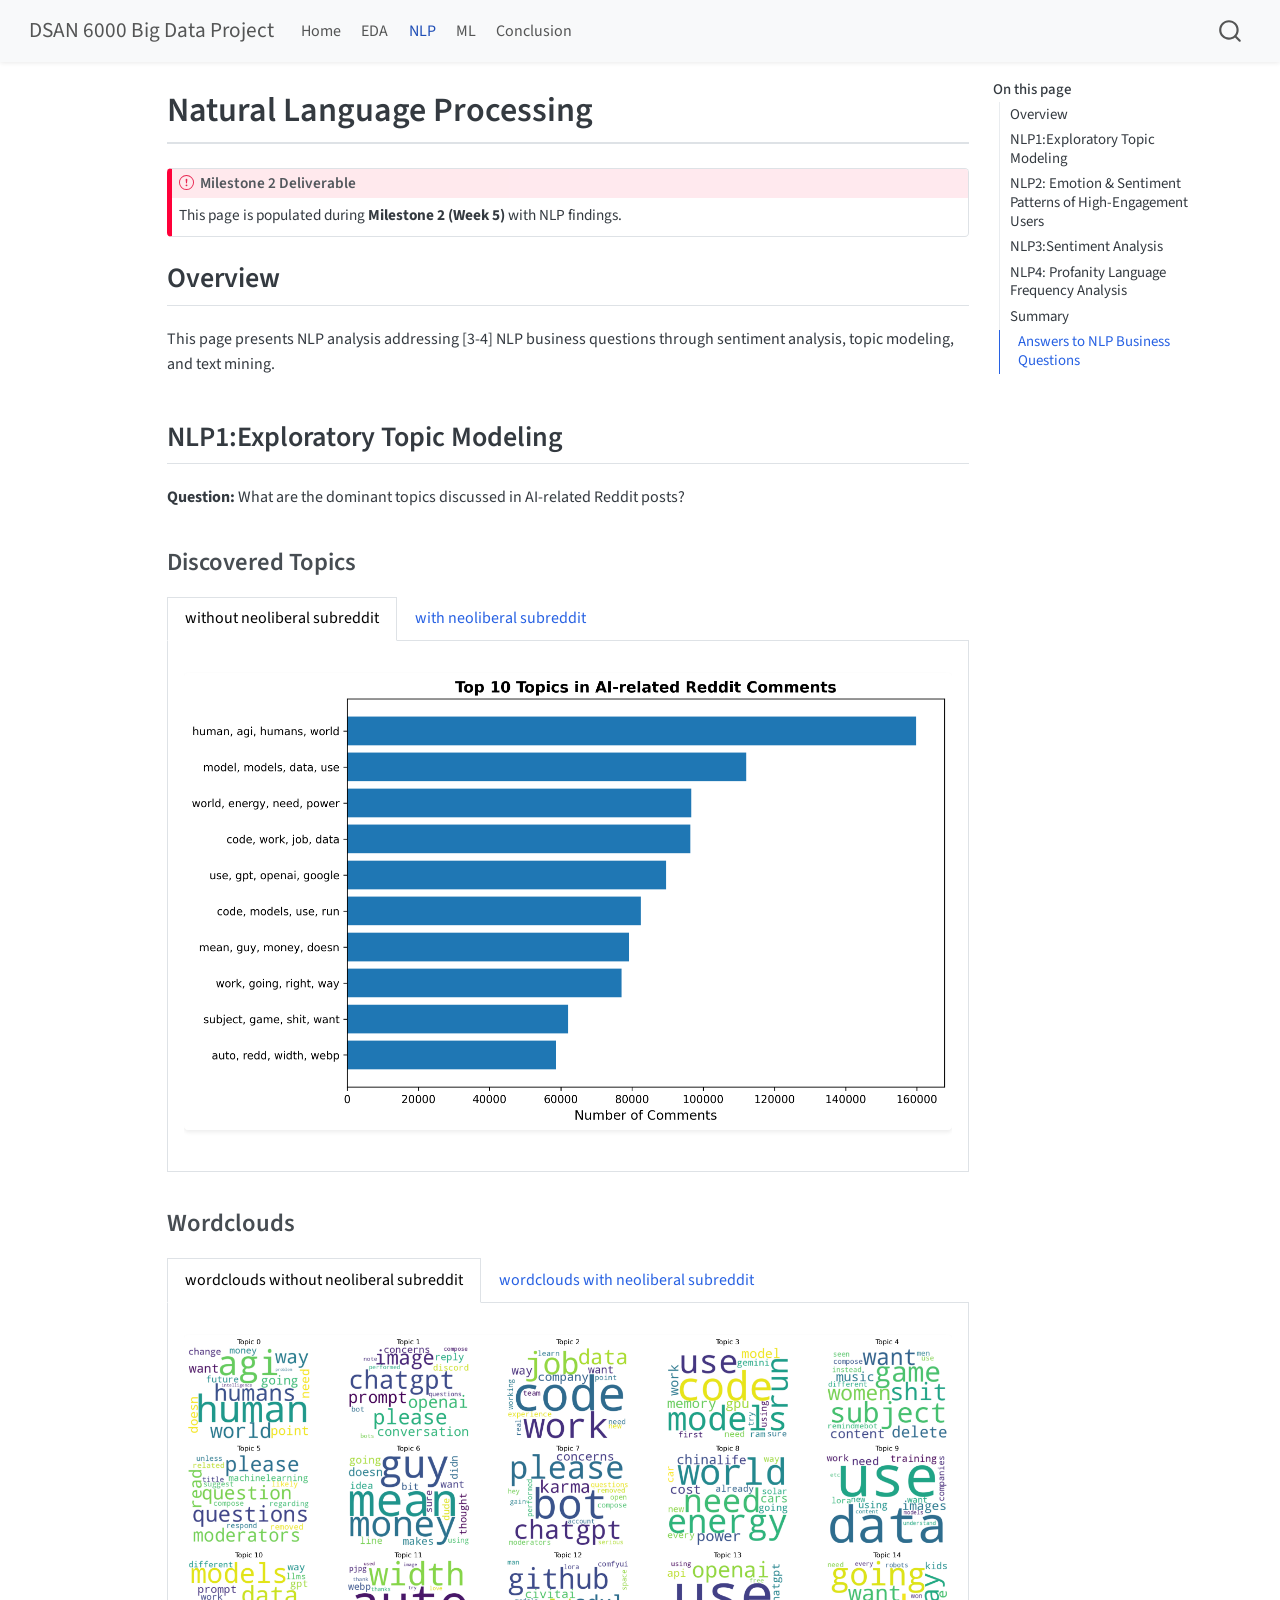
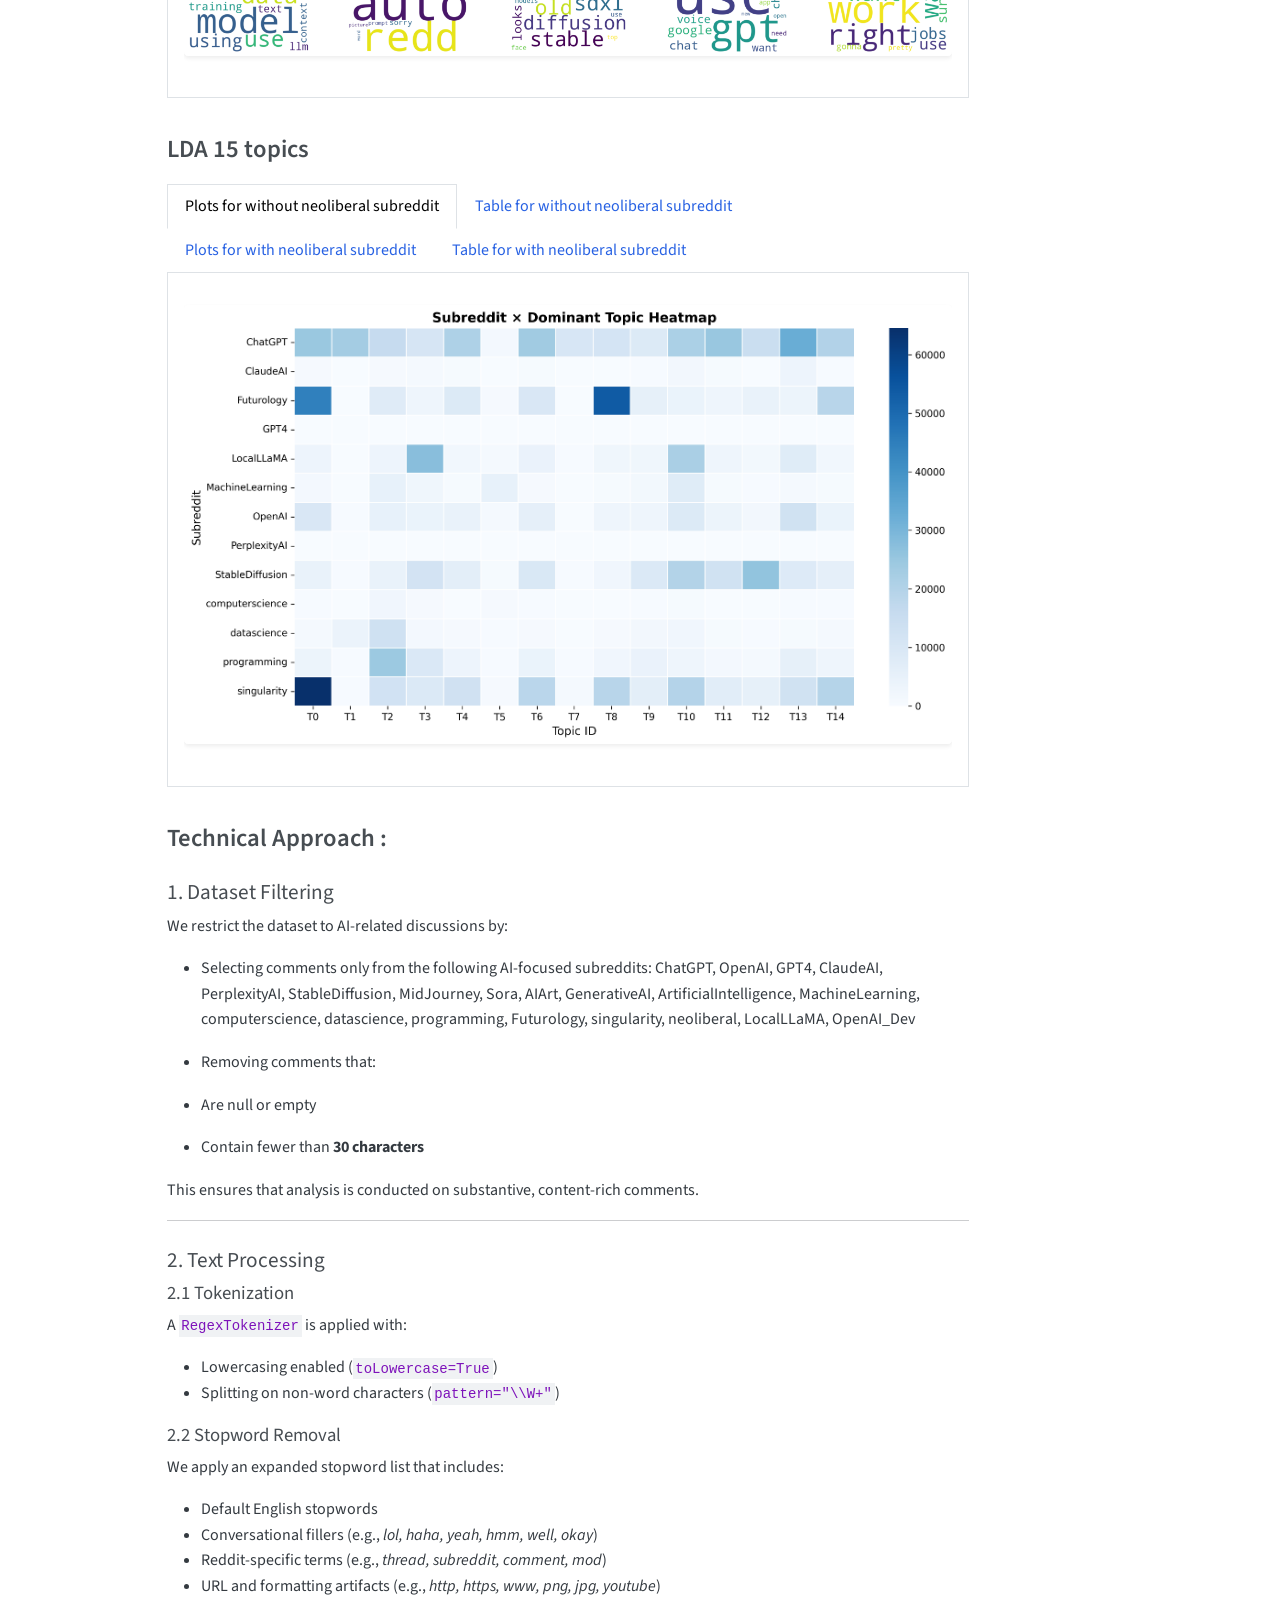
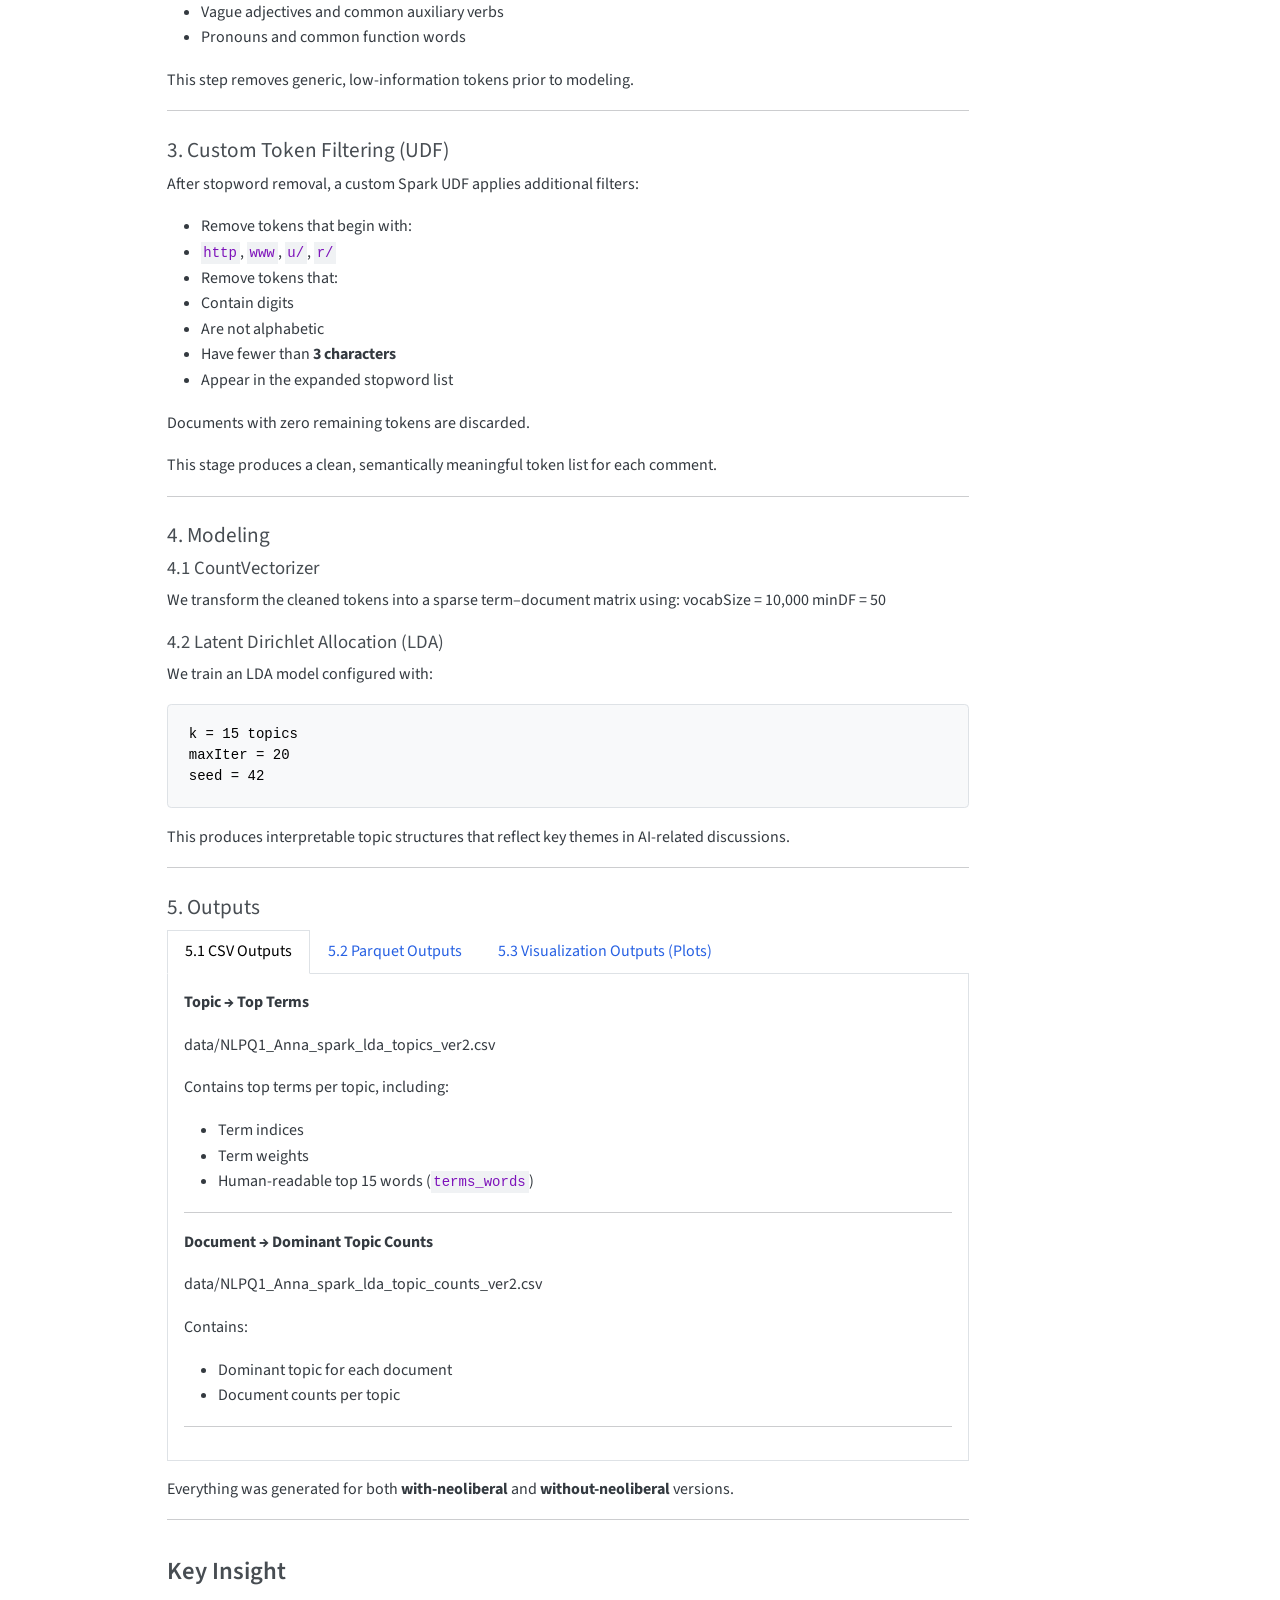
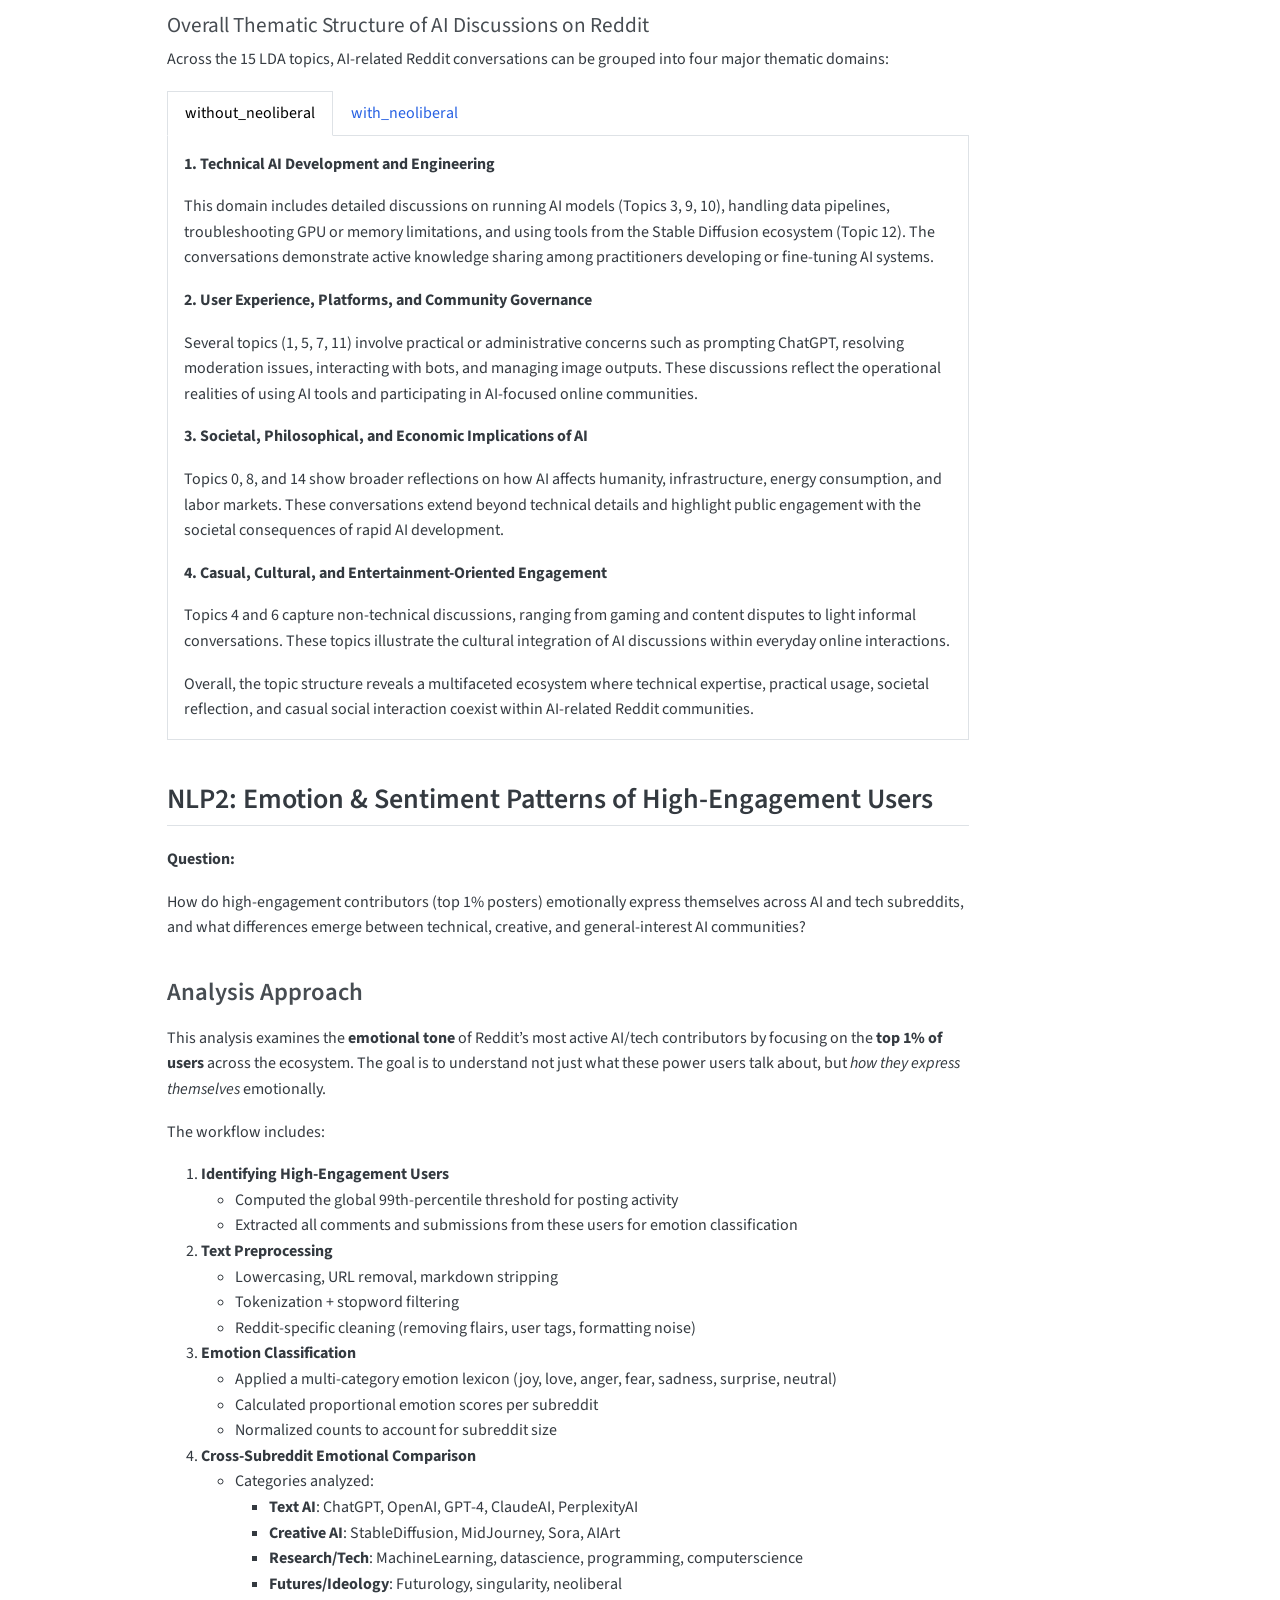
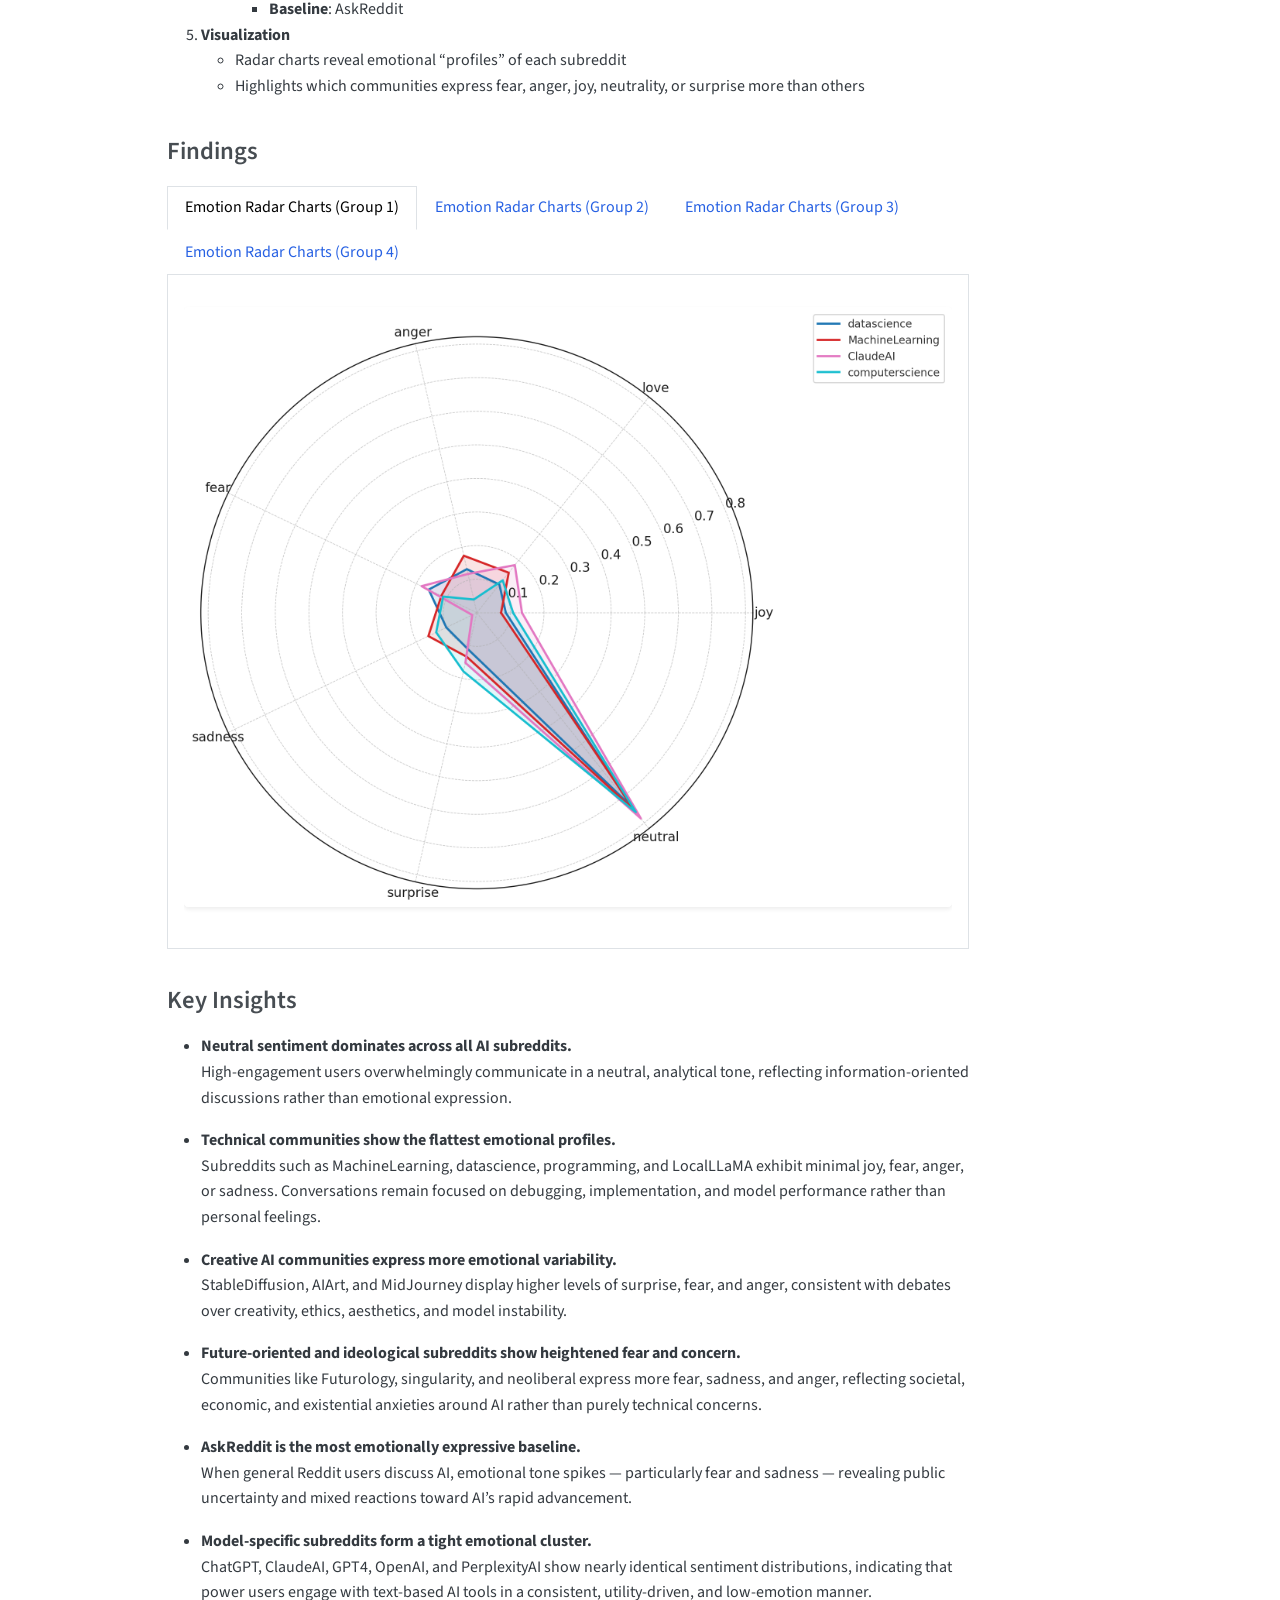
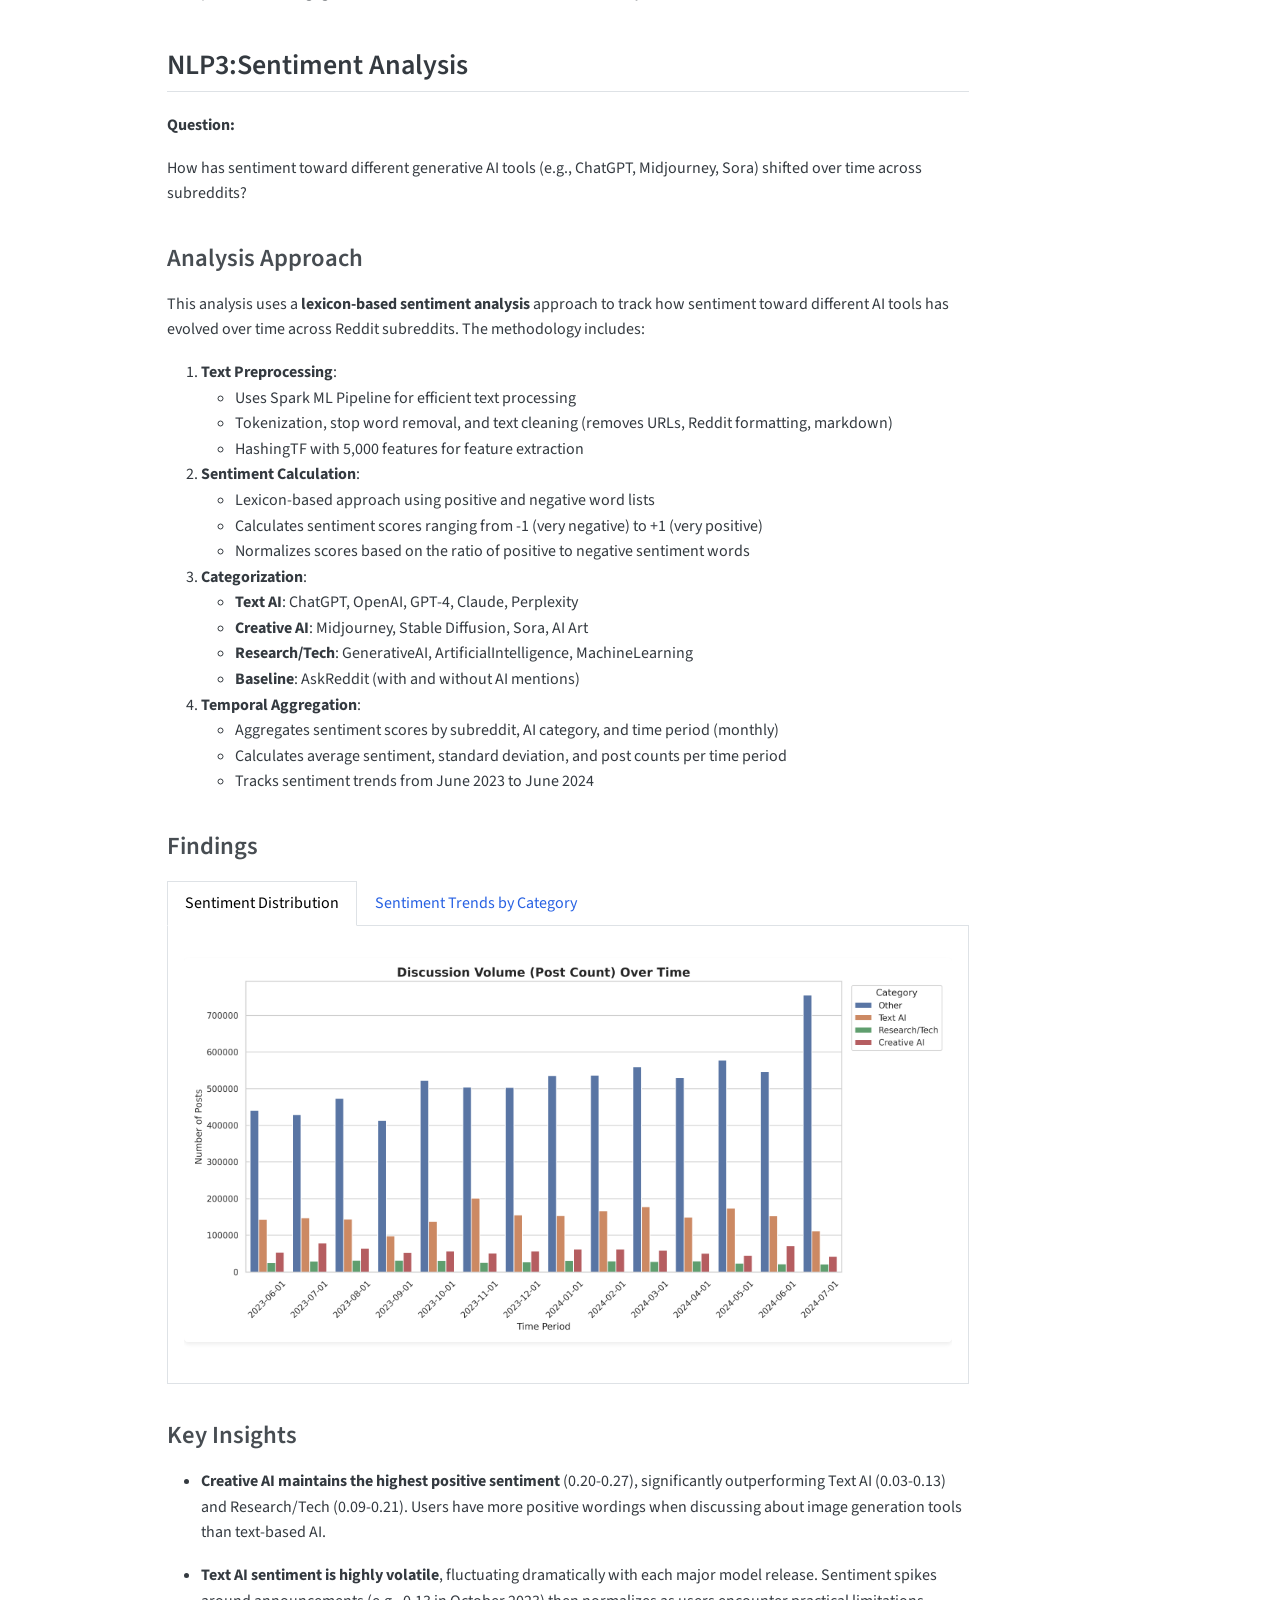
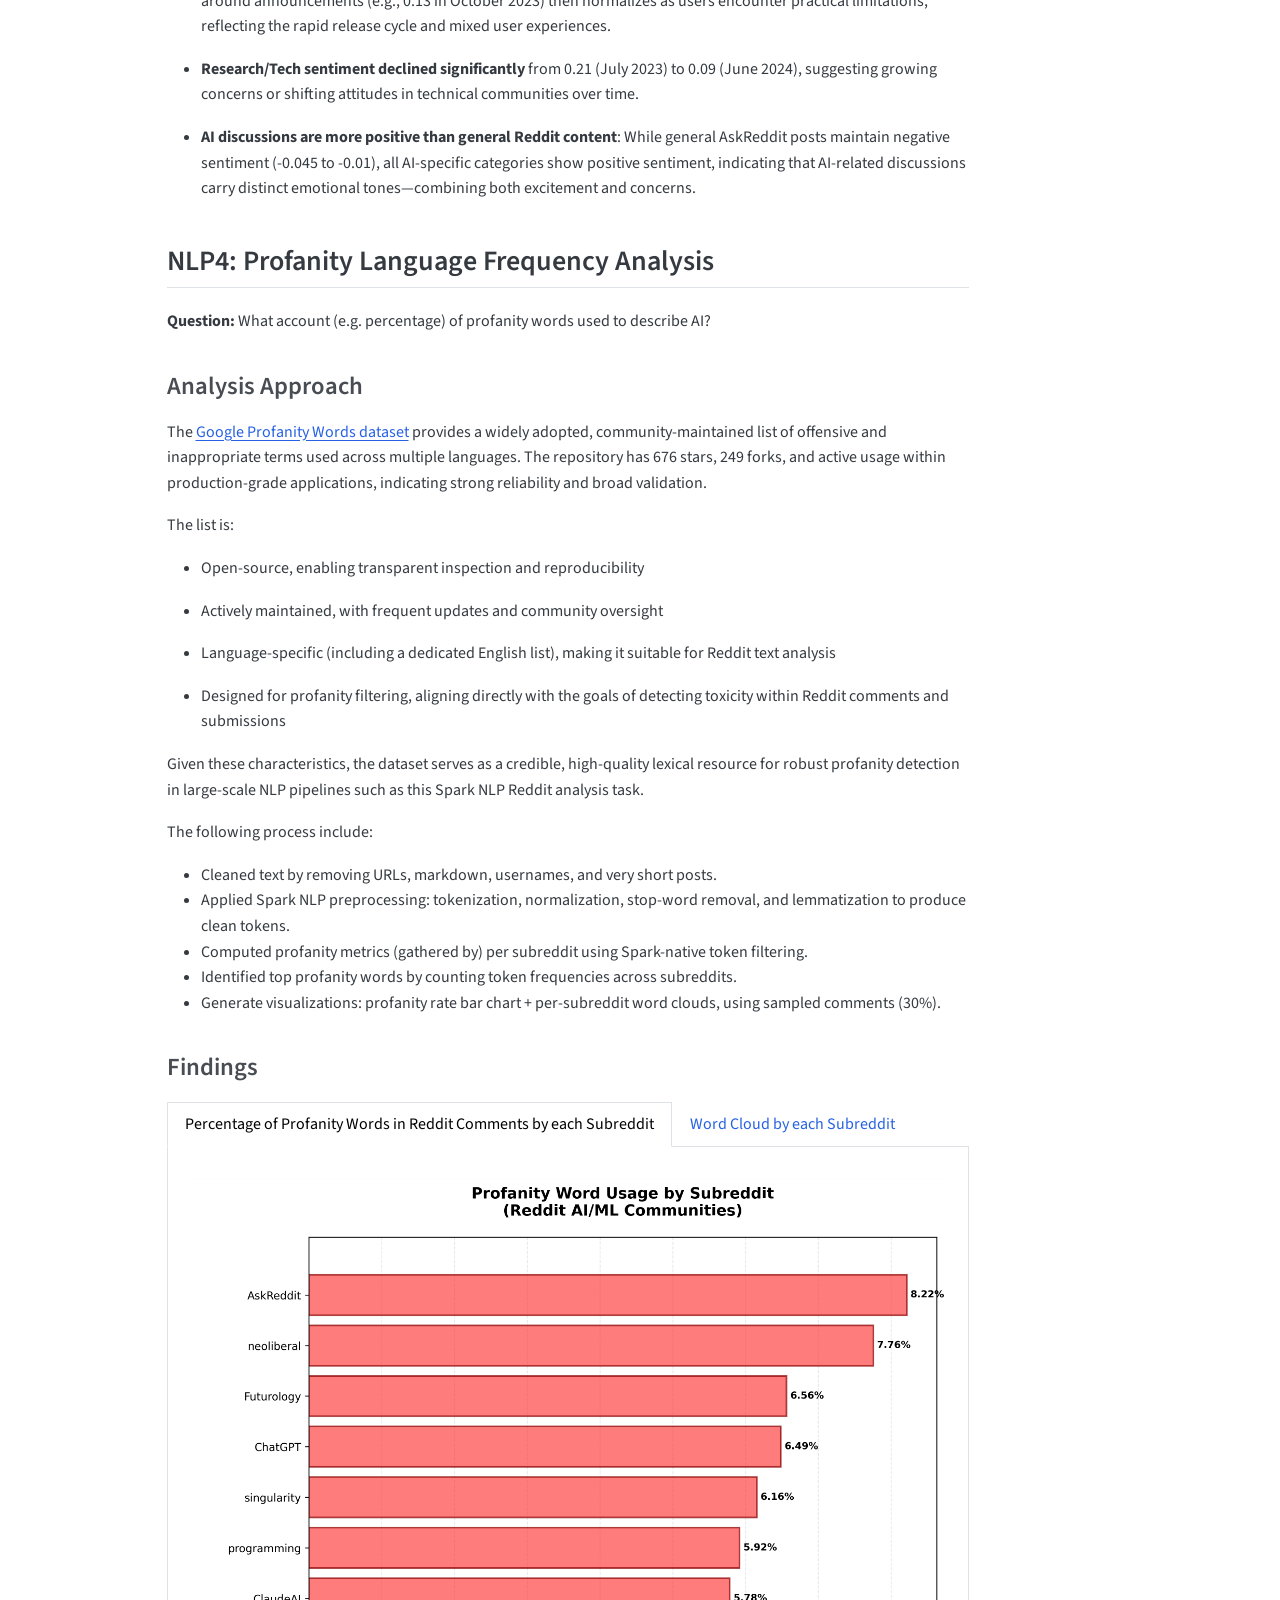
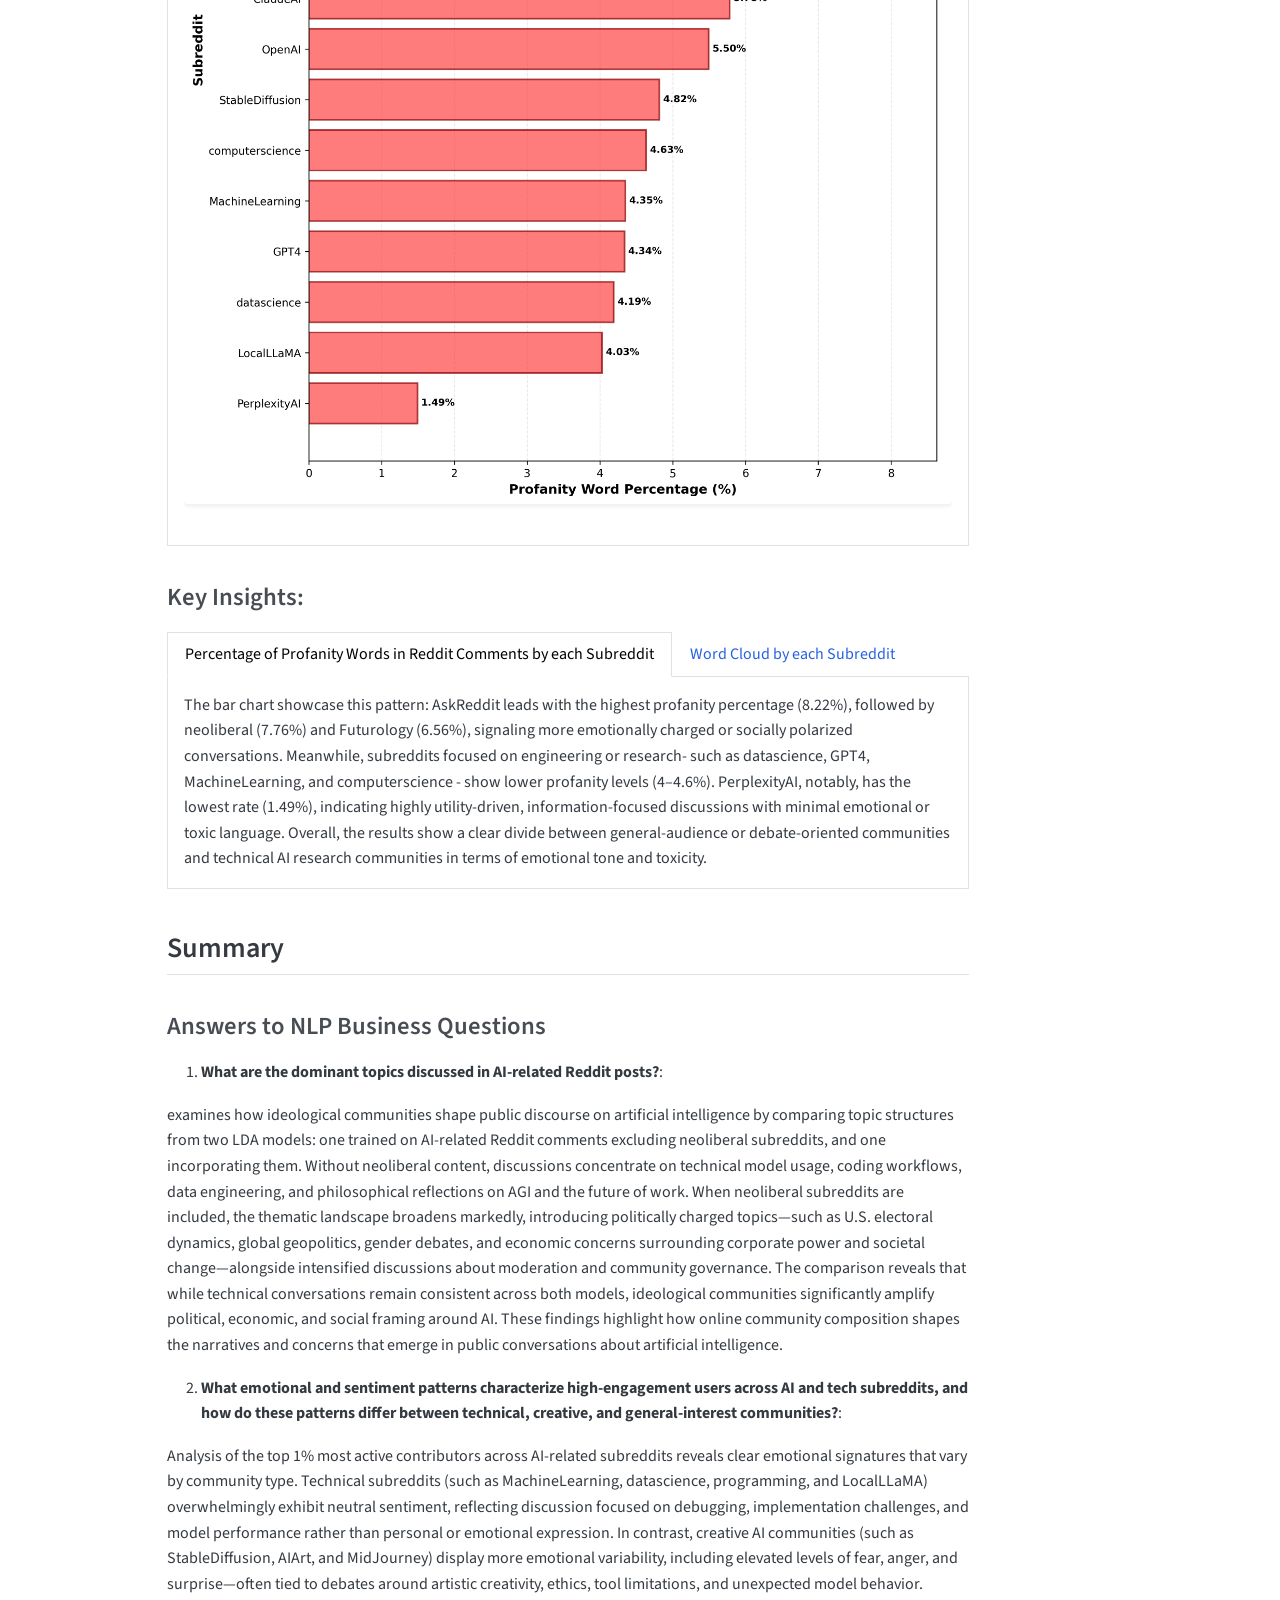
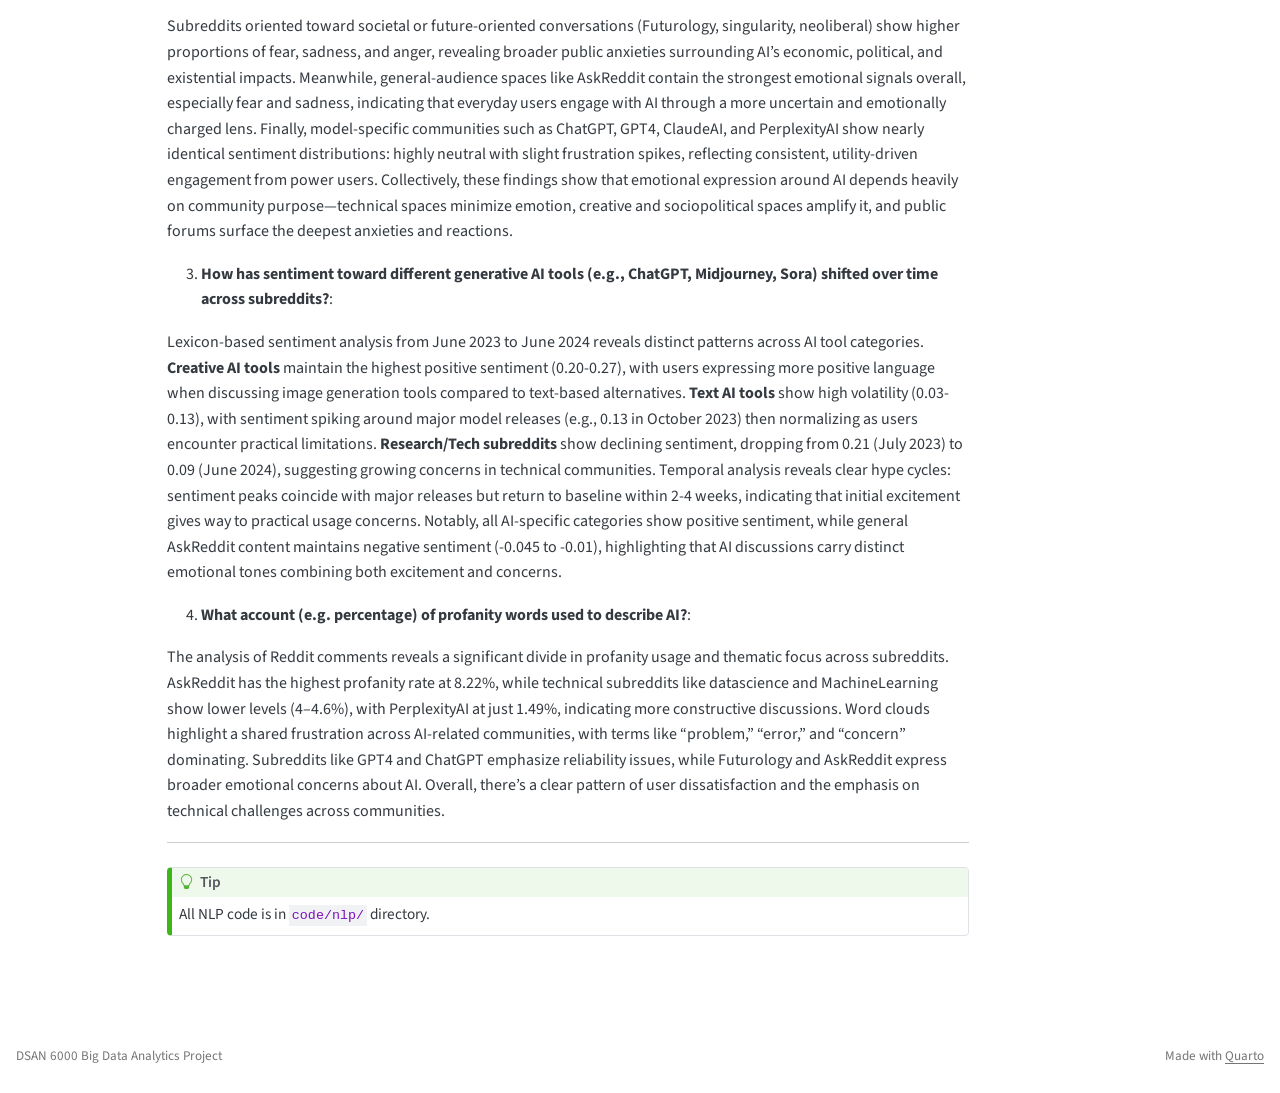
<file: docs/nlp.html>
<!DOCTYPE html>
<html xmlns="http://www.w3.org/1999/xhtml" lang="en" xml:lang="en"><head>

<meta charset="utf-8">
<meta name="generator" content="quarto-1.8.26">

<meta name="viewport" content="width=device-width, initial-scale=1.0, user-scalable=yes">


<title>Natural Language Processing – DSAN 6000 Big Data Project</title>
<style>
code{white-space: pre-wrap;}
span.smallcaps{font-variant: small-caps;}
div.columns{display: flex; gap: min(4vw, 1.5em);}
div.column{flex: auto; overflow-x: auto;}
div.hanging-indent{margin-left: 1.5em; text-indent: -1.5em;}
ul.task-list{list-style: none;}
ul.task-list li input[type="checkbox"] {
  width: 0.8em;
  margin: 0 0.8em 0.2em -1em; /* quarto-specific, see https://github.com/quarto-dev/quarto-cli/issues/4556 */ 
  vertical-align: middle;
}
</style>


<script src="site_libs/quarto-nav/quarto-nav.js"></script>
<script src="site_libs/quarto-nav/headroom.min.js"></script>
<script src="site_libs/clipboard/clipboard.min.js"></script>
<script src="site_libs/quarto-search/autocomplete.umd.js"></script>
<script src="site_libs/quarto-search/fuse.min.js"></script>
<script src="site_libs/quarto-search/quarto-search.js"></script>
<meta name="quarto:offset" content="./">
<script src="site_libs/quarto-html/quarto.js" type="module"></script>
<script src="site_libs/quarto-html/tabsets/tabsets.js" type="module"></script>
<script src="site_libs/quarto-html/axe/axe-check.js" type="module"></script>
<script src="site_libs/quarto-html/popper.min.js"></script>
<script src="site_libs/quarto-html/tippy.umd.min.js"></script>
<script src="site_libs/quarto-html/anchor.min.js"></script>
<link href="site_libs/quarto-html/tippy.css" rel="stylesheet">
<link href="site_libs/quarto-html/quarto-syntax-highlighting-587c61ba64f3a5504c4d52d930310e48.css" rel="stylesheet" id="quarto-text-highlighting-styles">
<script src="site_libs/bootstrap/bootstrap.min.js"></script>
<link href="site_libs/bootstrap/bootstrap-icons.css" rel="stylesheet">
<link href="site_libs/bootstrap/bootstrap-5b4ad623e5705c0698d39aec6f10cf02.min.css" rel="stylesheet" append-hash="true" id="quarto-bootstrap" data-mode="light">
<script id="quarto-search-options" type="application/json">{
  "location": "navbar",
  "copy-button": false,
  "collapse-after": 3,
  "panel-placement": "end",
  "type": "overlay",
  "limit": 50,
  "keyboard-shortcut": [
    "f",
    "/",
    "s"
  ],
  "show-item-context": false,
  "language": {
    "search-no-results-text": "No results",
    "search-matching-documents-text": "matching documents",
    "search-copy-link-title": "Copy link to search",
    "search-hide-matches-text": "Hide additional matches",
    "search-more-match-text": "more match in this document",
    "search-more-matches-text": "more matches in this document",
    "search-clear-button-title": "Clear",
    "search-text-placeholder": "",
    "search-detached-cancel-button-title": "Cancel",
    "search-submit-button-title": "Submit",
    "search-label": "Search"
  }
}</script>


<link rel="stylesheet" href="styles.css">
</head>

<body class="nav-fixed quarto-light">

<div id="quarto-search-results"></div>
  <header id="quarto-header" class="headroom fixed-top">
    <nav class="navbar navbar-expand-lg " data-bs-theme="dark">
      <div class="navbar-container container-fluid">
      <div class="navbar-brand-container mx-auto">
    <a class="navbar-brand" href="./index.html">
    <span class="navbar-title">DSAN 6000 Big Data Project</span>
    </a>
  </div>
            <div id="quarto-search" class="" title="Search"></div>
          <button class="navbar-toggler" type="button" data-bs-toggle="collapse" data-bs-target="#navbarCollapse" aria-controls="navbarCollapse" role="menu" aria-expanded="false" aria-label="Toggle navigation" onclick="if (window.quartoToggleHeadroom) { window.quartoToggleHeadroom(); }">
  <span class="navbar-toggler-icon"></span>
</button>
          <div class="collapse navbar-collapse" id="navbarCollapse">
            <ul class="navbar-nav navbar-nav-scroll me-auto">
  <li class="nav-item">
    <a class="nav-link" href="./index.html"> 
<span class="menu-text">Home</span></a>
  </li>  
  <li class="nav-item">
    <a class="nav-link" href="./eda.html"> 
<span class="menu-text">EDA</span></a>
  </li>  
  <li class="nav-item">
    <a class="nav-link active" href="./nlp.html" aria-current="page"> 
<span class="menu-text">NLP</span></a>
  </li>  
  <li class="nav-item">
    <a class="nav-link" href="./ml.html"> 
<span class="menu-text">ML</span></a>
  </li>  
  <li class="nav-item">
    <a class="nav-link" href="./conclusion.html"> 
<span class="menu-text">Conclusion</span></a>
  </li>  
</ul>
          </div> <!-- /navcollapse -->
            <div class="quarto-navbar-tools">
</div>
      </div> <!-- /container-fluid -->
    </nav>
</header>
<!-- content -->
<div id="quarto-content" class="quarto-container page-columns page-rows-contents page-layout-article page-navbar">
<!-- sidebar -->
<!-- margin-sidebar -->
    <div id="quarto-margin-sidebar" class="sidebar margin-sidebar">
        <nav id="TOC" role="doc-toc" class="toc-active">
    <h2 id="toc-title">On this page</h2>
   
  <ul>
  <li><a href="#overview" id="toc-overview" class="nav-link active" data-scroll-target="#overview">Overview</a></li>
  <li><a href="#nlp1exploratory-topic-modeling" id="toc-nlp1exploratory-topic-modeling" class="nav-link" data-scroll-target="#nlp1exploratory-topic-modeling">NLP1:Exploratory Topic Modeling</a>
  <ul class="collapse">
  <li><a href="#discovered-topics" id="toc-discovered-topics" class="nav-link" data-scroll-target="#discovered-topics">Discovered Topics</a></li>
  <li><a href="#wordclouds" id="toc-wordclouds" class="nav-link" data-scroll-target="#wordclouds">Wordclouds</a></li>
  <li><a href="#lda-15-topics" id="toc-lda-15-topics" class="nav-link" data-scroll-target="#lda-15-topics">LDA 15 topics</a></li>
  <li><a href="#technical-approach" id="toc-technical-approach" class="nav-link" data-scroll-target="#technical-approach">Technical Approach :</a></li>
  <li><a href="#key-insight" id="toc-key-insight" class="nav-link" data-scroll-target="#key-insight">Key Insight</a></li>
  </ul></li>
  <li><a href="#nlp2-emotion-sentiment-patterns-of-high-engagement-users" id="toc-nlp2-emotion-sentiment-patterns-of-high-engagement-users" class="nav-link" data-scroll-target="#nlp2-emotion-sentiment-patterns-of-high-engagement-users">NLP2: Emotion &amp; Sentiment Patterns of High-Engagement Users</a>
  <ul class="collapse">
  <li><a href="#analysis-approach" id="toc-analysis-approach" class="nav-link" data-scroll-target="#analysis-approach">Analysis Approach</a></li>
  <li><a href="#findings" id="toc-findings" class="nav-link" data-scroll-target="#findings">Findings</a></li>
  <li><a href="#key-insights" id="toc-key-insights" class="nav-link" data-scroll-target="#key-insights">Key Insights</a></li>
  </ul></li>
  <li><a href="#nlp3sentiment-analysis" id="toc-nlp3sentiment-analysis" class="nav-link" data-scroll-target="#nlp3sentiment-analysis">NLP3:Sentiment Analysis</a>
  <ul class="collapse">
  <li><a href="#analysis-approach-1" id="toc-analysis-approach-1" class="nav-link" data-scroll-target="#analysis-approach-1">Analysis Approach</a></li>
  <li><a href="#findings-1" id="toc-findings-1" class="nav-link" data-scroll-target="#findings-1">Findings</a></li>
  <li><a href="#key-insights-1" id="toc-key-insights-1" class="nav-link" data-scroll-target="#key-insights-1">Key Insights</a></li>
  </ul></li>
  <li><a href="#nlp4-profanity-language-frequency-analysis" id="toc-nlp4-profanity-language-frequency-analysis" class="nav-link" data-scroll-target="#nlp4-profanity-language-frequency-analysis">NLP4: Profanity Language Frequency Analysis</a>
  <ul class="collapse">
  <li><a href="#analysis-approach-2" id="toc-analysis-approach-2" class="nav-link" data-scroll-target="#analysis-approach-2">Analysis Approach</a></li>
  <li><a href="#findings-2" id="toc-findings-2" class="nav-link" data-scroll-target="#findings-2">Findings</a></li>
  <li><a href="#key-insights-2" id="toc-key-insights-2" class="nav-link" data-scroll-target="#key-insights-2">Key Insights:</a></li>
  </ul></li>
  <li><a href="#summary" id="toc-summary" class="nav-link" data-scroll-target="#summary">Summary</a>
  <ul class="collapse">
  <li><a href="#answers-to-nlp-business-questions" id="toc-answers-to-nlp-business-questions" class="nav-link" data-scroll-target="#answers-to-nlp-business-questions">Answers to NLP Business Questions</a></li>
  </ul></li>
  </ul>
</nav>
    </div>
<!-- main -->
<main class="content" id="quarto-document-content">

<header id="title-block-header" class="quarto-title-block default">
<div class="quarto-title">
<h1 class="title">Natural Language Processing</h1>
</div>



<div class="quarto-title-meta">

    
  
    
  </div>
  


</header>


<div class="callout callout-style-default callout-important callout-titled">
<div class="callout-header d-flex align-content-center">
<div class="callout-icon-container">
<i class="callout-icon"></i>
</div>
<div class="callout-title-container flex-fill">
<span class="screen-reader-only">Important</span>Milestone 2 Deliverable
</div>
</div>
<div class="callout-body-container callout-body">
<p>This page is populated during <strong>Milestone 2 (Week 5)</strong> with NLP findings.</p>
</div>
</div>
<section id="overview" class="level2">
<h2 class="anchored" data-anchor-id="overview">Overview</h2>
<p>This page presents NLP analysis addressing [3-4] NLP business questions through sentiment analysis, topic modeling, and text mining.</p>
</section>
<section id="nlp1exploratory-topic-modeling" class="level2">
<h2 class="anchored" data-anchor-id="nlp1exploratory-topic-modeling">NLP1:Exploratory Topic Modeling</h2>
<p><strong>Question:</strong> What are the dominant topics discussed in AI-related Reddit posts?</p>
<section id="discovered-topics" class="level3">
<h3 class="anchored" data-anchor-id="discovered-topics">Discovered Topics</h3>
<div class="tabset-margin-container"></div><div class="panel-tabset">
<ul class="nav nav-tabs" role="tablist"><li class="nav-item" role="presentation"><a class="nav-link active" id="tabset-1-1-tab" data-bs-toggle="tab" data-bs-target="#tabset-1-1" role="tab" aria-controls="tabset-1-1" aria-selected="true" href="">without neoliberal subreddit</a></li><li class="nav-item" role="presentation"><a class="nav-link" id="tabset-1-2-tab" data-bs-toggle="tab" data-bs-target="#tabset-1-2" role="tab" aria-controls="tabset-1-2" aria-selected="false" href="">with neoliberal subreddit</a></li></ul>
<div class="tab-content">
<div id="tabset-1-1" class="tab-pane active" role="tabpanel" aria-labelledby="tabset-1-1-tab">
<div id="e6493fb1" class="cell" data-execution_count="1">
<div class="cell-output cell-output-display">
<div>
<figure class="figure">
<p><img src="nlp_files/figure-html/cell-2-output-1.png" class="img-fluid figure-img"></p>
</figure>
</div>
</div>
</div>
</div>
<div id="tabset-1-2" class="tab-pane" role="tabpanel" aria-labelledby="tabset-1-2-tab">
<div id="6aafcb28" class="cell" data-execution_count="2">
<div class="cell-output cell-output-display">
<div>
<figure class="figure">
<p><img src="nlp_files/figure-html/cell-3-output-1.png" class="img-fluid figure-img"></p>
</figure>
</div>
</div>
</div>
</div>
</div>
</div>
</section>
<section id="wordclouds" class="level3">
<h3 class="anchored" data-anchor-id="wordclouds">Wordclouds</h3>
<div class="tabset-margin-container"></div><div class="panel-tabset">
<ul class="nav nav-tabs" role="tablist"><li class="nav-item" role="presentation"><a class="nav-link active" id="tabset-2-1-tab" data-bs-toggle="tab" data-bs-target="#tabset-2-1" role="tab" aria-controls="tabset-2-1" aria-selected="true" href="">wordclouds without neoliberal subreddit</a></li><li class="nav-item" role="presentation"><a class="nav-link" id="tabset-2-2-tab" data-bs-toggle="tab" data-bs-target="#tabset-2-2" role="tab" aria-controls="tabset-2-2" aria-selected="false" href="">wordclouds with neoliberal subreddit</a></li></ul>
<div class="tab-content">
<div id="tabset-2-1" class="tab-pane active" role="tabpanel" aria-labelledby="tabset-2-1-tab">
<div id="88146464" class="cell" data-execution_count="3">
<div class="cell-output cell-output-display">
<div>
<figure class="figure">
<p><img src="nlp_files/figure-html/cell-4-output-1.png" class="img-fluid figure-img"></p>
</figure>
</div>
</div>
</div>
</div>
<div id="tabset-2-2" class="tab-pane" role="tabpanel" aria-labelledby="tabset-2-2-tab">
<div id="db8a6948" class="cell" data-execution_count="4">
<div class="cell-output cell-output-display">
<div>
<figure class="figure">
<p><img src="nlp_files/figure-html/cell-5-output-1.png" class="img-fluid figure-img"></p>
</figure>
</div>
</div>
</div>
</div>
</div>
</div>
</section>
<section id="lda-15-topics" class="level3">
<h3 class="anchored" data-anchor-id="lda-15-topics">LDA 15 topics</h3>
<div class="tabset-margin-container"></div><div class="panel-tabset">
<ul class="nav nav-tabs" role="tablist"><li class="nav-item" role="presentation"><a class="nav-link active" id="tabset-3-1-tab" data-bs-toggle="tab" data-bs-target="#tabset-3-1" role="tab" aria-controls="tabset-3-1" aria-selected="true" href="">Plots for without neoliberal subreddit</a></li><li class="nav-item" role="presentation"><a class="nav-link" id="tabset-3-2-tab" data-bs-toggle="tab" data-bs-target="#tabset-3-2" role="tab" aria-controls="tabset-3-2" aria-selected="false" href="">Table for without neoliberal subreddit</a></li><li class="nav-item" role="presentation"><a class="nav-link" id="tabset-3-3-tab" data-bs-toggle="tab" data-bs-target="#tabset-3-3" role="tab" aria-controls="tabset-3-3" aria-selected="false" href="">Plots for with neoliberal subreddit</a></li><li class="nav-item" role="presentation"><a class="nav-link" id="tabset-3-4-tab" data-bs-toggle="tab" data-bs-target="#tabset-3-4" role="tab" aria-controls="tabset-3-4" aria-selected="false" href="">Table for with neoliberal subreddit</a></li></ul>
<div class="tab-content">
<div id="tabset-3-1" class="tab-pane active" role="tabpanel" aria-labelledby="tabset-3-1-tab">
<div id="c6d9641d" class="cell" data-execution_count="5">
<div class="cell-output cell-output-display">
<div>
<figure class="figure">
<p><img src="nlp_files/figure-html/cell-6-output-1.png" class="img-fluid figure-img"></p>
</figure>
</div>
</div>
</div>
</div>
<div id="tabset-3-2" class="tab-pane" role="tabpanel" aria-labelledby="tabset-3-2-tab">
<div id="effb4f07" class="cell" data-execution_count="6">
<div class="cell-output cell-output-stdout">
<pre><code>|   topic | terms_words                                                                                                                                                                   |
|--------:|:------------------------------------------------------------------------------------------------------------------------------------------------------------------------------|
|       0 | ['human', 'agi', 'humans', 'world', 'way', 'point', 'going', 'want', 'need', 'doesn', 'change', 'money', 'future', 'intelligence', 'problem']                                 |
|       1 | ['chatgpt', 'please', 'image', 'openai', 'prompt', 'conversation', 'concerns', 'reply', 'discord', 'bot', 'questions', 'note', 'bots', 'compose', 'performed']                |
|       2 | ['code', 'work', 'job', 'data', 'company', 'way', 'want', 'experience', 'need', 'team', 'point', 'new', 'learn', 'working', 'real']                                           |
|       3 | ['code', 'models', 'use', 'run', 'memory', 'model', 'work', 'gpu', 'gemini', 'using', 'need', 'ram', 'first', 'sure', 'try']                                                  |
|       4 | ['subject', 'game', 'shit', 'want', 'women', 'delete', 'content', 'music', 'remindmebot', 'different', 'men', 'compose', 'use', 'instead', 'seen']                            |
|       5 | ['questions', 'please', 'question', 'moderators', 'read', 'machinelearning', 'removed', 'related', 'regarding', 'compose', 'suggest', 'respond', 'unless', 'likely', 'title'] |
|       6 | ['mean', 'guy', 'money', 'doesn', 'going', 'makes', 'thought', 'want', 'didn', 'idea', 'bit', 'line', 'dude', 'sure', 'using']                                                |
|       7 | ['bot', 'please', 'chatgpt', 'karma', 'concerns', 'questions', 'performed', 'compose', 'moderators', 'open', 'removed', 'hey', 'gain', 'account', 'serious']                  |
|       8 | ['world', 'energy', 'need', 'power', 'china', 'cost', 'life', 'cars', 'going', 'car', 'already', 'every', 'new', 'way', 'solar']                                              |
|       9 | ['use', 'data', 'images', 'need', 'using', 'training', 'work', 'companies', 'want', 'lora', 'new', 'understand', 'etc', 'models', 'content']                                  |
|      10 | ['model', 'models', 'data', 'use', 'using', 'training', 'prompt', 'llm', 'text', 'gpt', 'context', 'way', 'work', 'different', 'llms']                                        |
|      11 | ['auto', 'redd', 'width', 'webp', 'sorry', 'pjpg', 'love', 'prompt', 'thanks', 'thank', 'image', 'used', 'try', 'picture', 'word']                                            |
|      12 | ['github', 'sdxl', 'stable', 'old', 'diffusion', 'civitai', 'looks', 'comfyui', 'space', 'man', 'models', 'lora', 'face', 'use', 'top']                                       |
|      13 | ['use', 'gpt', 'openai', 'google', 'chat', 'voice', 'chatgpt', 'api', 'want', 'using', 'need', 'app', 'free', 'open', 'new']                                                  |
|      14 | ['work', 'going', 'right', 'way', 'want', 'jobs', 'use', 'sure', 'kids', 'gonna', 'pretty', 'need', 'won', 'robots', 'every']                                                 |</code></pre>
</div>
</div>
</div>
<div id="tabset-3-3" class="tab-pane" role="tabpanel" aria-labelledby="tabset-3-3-tab">
<div id="192adf57" class="cell" data-execution_count="7">
<div class="cell-output cell-output-display">
<div>
<figure class="figure">
<p><img src="nlp_files/figure-html/cell-8-output-1.png" class="img-fluid figure-img"></p>
</figure>
</div>
</div>
</div>
</div>
<div id="tabset-3-4" class="tab-pane" role="tabpanel" aria-labelledby="tabset-3-4-tab">
<div id="0b925792" class="cell" data-execution_count="8">
<div class="cell-output cell-output-stdout">
<pre><code>|   topic | terms_words                                                                                                                                                                           |
|--------:|:--------------------------------------------------------------------------------------------------------------------------------------------------------------------------------------|
|       0 | ['use', 'model', 'code', 'data', 'using', 'models', 'need', 'run', 'github', 'chat', 'context', 'llm', 'work', 'new', 'gpt']                                                          |
|       1 | ['chatgpt', 'image', 'please', 'openai', 'prompt', 'conversation', 'reply', 'concerns', 'discord', 'bot', 'help', 'gpt', 'free', 'bots', 'articles']                                  |
|       2 | ['way', 'though', 'first', 'state', 'history', 'going', 'different', 'biden', 'isn', 'case', 'fact', 'sure', 'doesn', 'makes', 'legal']                                               |
|       3 | ['words', 'language', 'points', 'use', 'need', 'different', 'work', 'learn', 'using', 'every', 'write', 'done', 'book', 'writing', 'learning']                                        |
|       4 | ['serious', 'thanks', 'discussion', 'change', 'topic', 'power', 'attention', 'child', 'need', 'tag', 'enjoy', 'climate', 'nuclear', 'hate', 'notice']                                 |
|       5 | ['money', 'going', 'companies', 'need', 'company', 'agi', 'work', 'humans', 'new', 'way', 'future', 'want', 'point', 'real', 'doesn']                                                 |
|       6 | ['trump', 'biden', 'party', 'right', 'election', 'vote', 'government', 'president', 'last', 'going', 'left', 'voters', 'shit', 'win', 'since']                                        |
|       7 | ['human', 'mean', 'brain', 'right', 'consciousness', 'doesn', 'able', 'real', 'name', 'use', 'believe', 'seen', 'response', 'isn', 'self']                                            |
|       8 | ['data', 'work', 'job', 'human', 'level', 'intelligence', 'need', 'want', 'way', 'sorry', 'enough', 'learning', 'experience', 'science', 'training']                                  |
|       9 | ['china', 'world', 'countries', 'need', 'country', 'want', 'housing', 'economy', 'way', 'population', 'new', 'going', 'use', 'work', 'high']                                          |
|      10 | ['use', 'model', 'models', 'want', 'way', 'using', 'prompt', 'gpt', 'try', 'image', 'images', 'work', 'art', 'doesn', 'right']                                                        |
|      11 | ['auto', 'redd', 'width', 'webp', 'pjpg', 'israel', 'hamas', 'war', 'gaza', 'israeli', 'ukraine', 'military', 'jews', 'right', 'way']                                                 |
|      12 | ['man', 'right', 'women', 'old', 'want', 'men', 'going', 'shit', 'life', 'way', 'media', 'fucking', 'kids', 'social', 'didn']                                                         |
|      13 | ['please', 'questions', 'neoliberal', 'moderators', 'compose', 'concerns', 'bot', 'performed', 'removed', 'new', 'participate', 'machinelearning', 'linked', 'submission', 'replies'] |
|      14 | ['bot', 'open', 'voice', 'karma', 'please', 'chatgpt', 'account', 'source', 'hey', 'gain', 'allowed', 'asking', 'questions', 'concerns', 'performed']                                 |</code></pre>
</div>
</div>
</div>
</div>
</div>
</section>
<section id="technical-approach" class="level3">
<h3 class="anchored" data-anchor-id="technical-approach">Technical Approach :</h3>
<section id="dataset-filtering" class="level4">
<h4 class="anchored" data-anchor-id="dataset-filtering">1. Dataset Filtering</h4>
<p>We restrict the dataset to AI-related discussions by:</p>
<ul>
<li><p>Selecting comments only from the following AI-focused subreddits: ChatGPT, OpenAI, GPT4, ClaudeAI, PerplexityAI, StableDiffusion, MidJourney, Sora, AIArt, GenerativeAI, ArtificialIntelligence, MachineLearning, computerscience, datascience, programming, Futurology, singularity, neoliberal, LocalLLaMA, OpenAI_Dev</p></li>
<li><p>Removing comments that:</p></li>
<li><p>Are null or empty<br>
</p></li>
<li><p>Contain fewer than <strong>30 characters</strong></p></li>
</ul>
<p>This ensures that analysis is conducted on substantive, content-rich comments.</p>
<hr>
</section>
<section id="text-processing" class="level4">
<h4 class="anchored" data-anchor-id="text-processing">2. Text Processing</h4>
<section id="tokenization" class="level5">
<h5 class="anchored" data-anchor-id="tokenization">2.1 Tokenization</h5>
<p>A <code>RegexTokenizer</code> is applied with:</p>
<ul>
<li>Lowercasing enabled (<code>toLowercase=True</code>)</li>
<li>Splitting on non-word characters (<code>pattern="\\W+"</code>)</li>
</ul>
</section>
<section id="stopword-removal" class="level5">
<h5 class="anchored" data-anchor-id="stopword-removal">2.2 Stopword Removal</h5>
<p>We apply an expanded stopword list that includes:</p>
<ul>
<li>Default English stopwords<br>
</li>
<li>Conversational fillers (e.g., <em>lol, haha, yeah, hmm, well, okay</em>)<br>
</li>
<li>Reddit-specific terms (e.g., <em>thread, subreddit, comment, mod</em>)<br>
</li>
<li>URL and formatting artifacts (e.g., <em>http, https, www, png, jpg, youtube</em>)<br>
</li>
<li>Vague adjectives and common auxiliary verbs<br>
</li>
<li>Pronouns and common function words</li>
</ul>
<p>This step removes generic, low-information tokens prior to modeling.</p>
<hr>
</section>
</section>
<section id="custom-token-filtering-udf" class="level4">
<h4 class="anchored" data-anchor-id="custom-token-filtering-udf">3. Custom Token Filtering (UDF)</h4>
<p>After stopword removal, a custom Spark UDF applies additional filters:</p>
<ul>
<li>Remove tokens that begin with:</li>
<li><code>http</code>, <code>www</code>, <code>u/</code>, <code>r/</code></li>
<li>Remove tokens that:</li>
<li>Contain digits<br>
</li>
<li>Are not alphabetic<br>
</li>
<li>Have fewer than <strong>3 characters</strong><br>
</li>
<li>Appear in the expanded stopword list</li>
</ul>
<p>Documents with zero remaining tokens are discarded.</p>
<p>This stage produces a clean, semantically meaningful token list for each comment.</p>
<hr>
</section>
<section id="modeling" class="level4">
<h4 class="anchored" data-anchor-id="modeling">4. Modeling</h4>
<section id="countvectorizer" class="level5">
<h5 class="anchored" data-anchor-id="countvectorizer">4.1 CountVectorizer</h5>
<p>We transform the cleaned tokens into a sparse term–document matrix using: vocabSize = 10,000 minDF = 50</p>
</section>
<section id="latent-dirichlet-allocation-lda" class="level5">
<h5 class="anchored" data-anchor-id="latent-dirichlet-allocation-lda">4.2 Latent Dirichlet Allocation (LDA)</h5>
<p>We train an LDA model configured with:</p>
<pre><code>k = 15 topics
maxIter = 20
seed = 42</code></pre>
<p>This produces interpretable topic structures that reflect key themes in AI-related discussions.</p>
<hr>
</section>
</section>
<section id="outputs" class="level4">
<h4 class="anchored" data-anchor-id="outputs">5. Outputs</h4>
<div class="tabset-margin-container"></div><div class="panel-tabset">
<ul class="nav nav-tabs" role="tablist"><li class="nav-item" role="presentation"><a class="nav-link active" id="tabset-4-1-tab" data-bs-toggle="tab" data-bs-target="#tabset-4-1" role="tab" aria-controls="tabset-4-1" aria-selected="true" href="">5.1 CSV Outputs</a></li><li class="nav-item" role="presentation"><a class="nav-link" id="tabset-4-2-tab" data-bs-toggle="tab" data-bs-target="#tabset-4-2" role="tab" aria-controls="tabset-4-2" aria-selected="false" href="">5.2 Parquet Outputs</a></li><li class="nav-item" role="presentation"><a class="nav-link" id="tabset-4-3-tab" data-bs-toggle="tab" data-bs-target="#tabset-4-3" role="tab" aria-controls="tabset-4-3" aria-selected="false" href="">5.3 Visualization Outputs (Plots)</a></li></ul>
<div class="tab-content">
<div id="tabset-4-1" class="tab-pane active" role="tabpanel" aria-labelledby="tabset-4-1-tab">
<p><strong>Topic → Top Terms</strong></p>
<p>data/NLPQ1_Anna_spark_lda_topics_ver2.csv</p>
<p>Contains top terms per topic, including:</p>
<ul>
<li>Term indices<br>
</li>
<li>Term weights<br>
</li>
<li>Human-readable top 15 words (<code>terms_words</code>)</li>
</ul>
<hr>
<p><strong>Document → Dominant Topic Counts</strong></p>
<p>data/NLPQ1_Anna_spark_lda_topic_counts_ver2.csv</p>
<p>Contains:</p>
<ul>
<li>Dominant topic for each document<br>
</li>
<li>Document counts per topic</li>
</ul>
<hr>
</div>
<div id="tabset-4-2" class="tab-pane" role="tabpanel" aria-labelledby="tabset-4-2-tab">
<p><strong>Document → Topic Distribution</strong></p>
<p>data/parquet/NLPQ1_Anna_doc_topic_dist_ver2.parquet</p>
<p>Contains:</p>
<ul>
<li><code>id</code><br>
</li>
<li><code>subreddit</code><br>
</li>
<li><code>topicDistribution</code> (probability vector across 15 topics)</li>
</ul>
<hr>
</div>
<div id="tabset-4-3" class="tab-pane" role="tabpanel" aria-labelledby="tabset-4-3-tab">
<p>Downstream analysis produces multiple figures such as:</p>
<pre><code>NLPQ1_Anna_topic_sizes_.png
NLPQ1_Anna_subreddit_topic_heatmap_.png
NLPQ1_Anna_top_topics_labeled_.png
NLPQ1_Anna_topic_term_heatmap_.png
topic_wordclouds_all_topics.png</code></pre>
</div>
</div>
</div>
<p>Everything was generated for both <strong>with-neoliberal</strong> and <strong>without-neoliberal</strong> versions.</p>
<hr>
</section>
</section>
<section id="key-insight" class="level3">
<h3 class="anchored" data-anchor-id="key-insight">Key Insight</h3>
<section id="overall-thematic-structure-of-ai-discussions-on-reddit" class="level4">
<h4 class="anchored" data-anchor-id="overall-thematic-structure-of-ai-discussions-on-reddit">Overall Thematic Structure of AI Discussions on Reddit</h4>
<p>Across the 15 LDA topics, AI-related Reddit conversations can be grouped into four major thematic domains:</p>
<div class="tabset-margin-container"></div><div class="panel-tabset">
<ul class="nav nav-tabs" role="tablist"><li class="nav-item" role="presentation"><a class="nav-link active" id="tabset-5-1-tab" data-bs-toggle="tab" data-bs-target="#tabset-5-1" role="tab" aria-controls="tabset-5-1" aria-selected="true" href="">without_neoliberal</a></li><li class="nav-item" role="presentation"><a class="nav-link" id="tabset-5-2-tab" data-bs-toggle="tab" data-bs-target="#tabset-5-2" role="tab" aria-controls="tabset-5-2" aria-selected="false" href="">with_neoliberal</a></li></ul>
<div class="tab-content">
<div id="tabset-5-1" class="tab-pane active" role="tabpanel" aria-labelledby="tabset-5-1-tab">
<p><strong>1. Technical AI Development and Engineering</strong></p>
<p>This domain includes detailed discussions on running AI models (Topics 3, 9, 10), handling data pipelines, troubleshooting GPU or memory limitations, and using tools from the Stable Diffusion ecosystem (Topic 12). The conversations demonstrate active knowledge sharing among practitioners developing or fine-tuning AI systems.</p>
<p><strong>2. User Experience, Platforms, and Community Governance</strong></p>
<p>Several topics (1, 5, 7, 11) involve practical or administrative concerns such as prompting ChatGPT, resolving moderation issues, interacting with bots, and managing image outputs. These discussions reflect the operational realities of using AI tools and participating in AI-focused online communities.</p>
<p><strong>3. Societal, Philosophical, and Economic Implications of AI</strong></p>
<p>Topics 0, 8, and 14 show broader reflections on how AI affects humanity, infrastructure, energy consumption, and labor markets. These conversations extend beyond technical details and highlight public engagement with the societal consequences of rapid AI development.</p>
<p><strong>4. Casual, Cultural, and Entertainment-Oriented Engagement</strong></p>
<p>Topics 4 and 6 capture non-technical discussions, ranging from gaming and content disputes to light informal conversations. These topics illustrate the cultural integration of AI discussions within everyday online interactions.</p>
<p>Overall, the topic structure reveals a multifaceted ecosystem where technical expertise, practical usage, societal reflection, and casual social interaction coexist within AI-related Reddit communities.</p>
</div>
<div id="tabset-5-2" class="tab-pane" role="tabpanel" aria-labelledby="tabset-5-2-tab">
<p>The inclusion of neoliberal subreddits introduces substantial thematic shifts in AI-related discussions. Across the 15 topics, the thematic structure can be organized into four broad domains:</p>
<p><strong>1. Technical Model Use, Coding, and Creative Applications</strong></p>
<p>Topics 0, 1, 3, 8, and 10 capture conversations about running LLMs, writing code, handling data workflows, troubleshooting errors, and generating images or art. These discussions remain core across both models, representing the practical side of AI participation on Reddit.</p>
<p><strong>2. Political, Economic, and Ideological Debates</strong></p>
<p>Several topics (2, 5, 6, 9, 11, 12, 13) show a strong influence from neoliberal subreddits. Users discuss elections, political parties, economic incentives, global conflicts, gendered social dynamics, and community governance. This domain is significantly amplified compared to the model without neoliberal content.</p>
<p><strong>3. Philosophical and Cognitive Reflections on Human Nature and AI</strong></p>
<p>Topic 7 illustrates deeper cognitive and philosophical inquiries about consciousness, belief, and the nature of human thought. These discussions explore how humans compare to AI systems and what constitutes intelligence or selfhood.</p>
<p><strong>4. Platform Mechanics, Moderation, and Social Interaction</strong></p>
<p>Topics 4 and 14 include discussions about serious societal issues, moderation processes, bots, karma, and interactions within the Reddit platform. Users navigate both community rules and broader social or ethical considerations.</p>
<p>Overall, including neoliberal content shifts the landscape toward more political, economic, and ideological debate, widening the thematic range of AI conversations and revealing how sociopolitical communities contextualize AI within broader societal narratives.</p>
</div>
</div>
</div>
</section>
</section>
</section>
<section id="nlp2-emotion-sentiment-patterns-of-high-engagement-users" class="level2">
<h2 class="anchored" data-anchor-id="nlp2-emotion-sentiment-patterns-of-high-engagement-users">NLP2: Emotion &amp; Sentiment Patterns of High-Engagement Users</h2>
<p><strong>Question:</strong></p>
<p>How do high-engagement contributors (top 1% posters) emotionally express themselves across AI and tech subreddits, and what differences emerge between technical, creative, and general-interest AI communities?</p>
<section id="analysis-approach" class="level3">
<h3 class="anchored" data-anchor-id="analysis-approach">Analysis Approach</h3>
<p>This analysis examines the <strong>emotional tone</strong> of Reddit’s most active AI/tech contributors by focusing on the <strong>top 1% of users</strong> across the ecosystem. The goal is to understand not just what these power users talk about, but <em>how they express themselves</em> emotionally.</p>
<p>The workflow includes:</p>
<ol type="1">
<li><strong>Identifying High-Engagement Users</strong>
<ul>
<li>Computed the global 99th-percentile threshold for posting activity<br>
</li>
<li>Extracted all comments and submissions from these users for emotion classification</li>
</ul></li>
<li><strong>Text Preprocessing</strong>
<ul>
<li>Lowercasing, URL removal, markdown stripping<br>
</li>
<li>Tokenization + stopword filtering<br>
</li>
<li>Reddit-specific cleaning (removing flairs, user tags, formatting noise)</li>
</ul></li>
<li><strong>Emotion Classification</strong>
<ul>
<li>Applied a multi-category emotion lexicon (joy, love, anger, fear, sadness, surprise, neutral)<br>
</li>
<li>Calculated proportional emotion scores per subreddit<br>
</li>
<li>Normalized counts to account for subreddit size</li>
</ul></li>
<li><strong>Cross-Subreddit Emotional Comparison</strong>
<ul>
<li>Categories analyzed:
<ul>
<li><strong>Text AI</strong>: ChatGPT, OpenAI, GPT-4, ClaudeAI, PerplexityAI<br>
</li>
<li><strong>Creative AI</strong>: StableDiffusion, MidJourney, Sora, AIArt<br>
</li>
<li><strong>Research/Tech</strong>: MachineLearning, datascience, programming, computerscience<br>
</li>
<li><strong>Futures/Ideology</strong>: Futurology, singularity, neoliberal<br>
</li>
<li><strong>Baseline</strong>: AskReddit</li>
</ul></li>
</ul></li>
<li><strong>Visualization</strong>
<ul>
<li>Radar charts reveal emotional “profiles” of each subreddit<br>
</li>
<li>Highlights which communities express fear, anger, joy, neutrality, or surprise more than others</li>
</ul></li>
</ol>
</section>
<section id="findings" class="level3">
<h3 class="anchored" data-anchor-id="findings">Findings</h3>
<div class="tabset-margin-container"></div><div class="panel-tabset">
<ul class="nav nav-tabs" role="tablist"><li class="nav-item" role="presentation"><a class="nav-link active" id="tabset-6-1-tab" data-bs-toggle="tab" data-bs-target="#tabset-6-1" role="tab" aria-controls="tabset-6-1" aria-selected="true" href="">Emotion Radar Charts (Group 1)</a></li><li class="nav-item" role="presentation"><a class="nav-link" id="tabset-6-2-tab" data-bs-toggle="tab" data-bs-target="#tabset-6-2" role="tab" aria-controls="tabset-6-2" aria-selected="false" href="">Emotion Radar Charts (Group 2)</a></li><li class="nav-item" role="presentation"><a class="nav-link" id="tabset-6-3-tab" data-bs-toggle="tab" data-bs-target="#tabset-6-3" role="tab" aria-controls="tabset-6-3" aria-selected="false" href="">Emotion Radar Charts (Group 3)</a></li><li class="nav-item" role="presentation"><a class="nav-link" id="tabset-6-4-tab" data-bs-toggle="tab" data-bs-target="#tabset-6-4" role="tab" aria-controls="tabset-6-4" aria-selected="false" href="">Emotion Radar Charts (Group 4)</a></li></ul>
<div class="tab-content">
<div id="tabset-6-1" class="tab-pane active" role="tabpanel" aria-labelledby="tabset-6-1-tab">
<div id="37583896" class="cell" data-execution_count="9">
<div class="cell-output cell-output-display">
<div>
<figure class="figure">
<p><img src="nlp_files/figure-html/cell-10-output-1.png" class="img-fluid figure-img"></p>
</figure>
</div>
</div>
</div>
</div>
<div id="tabset-6-2" class="tab-pane" role="tabpanel" aria-labelledby="tabset-6-2-tab">
<div id="142434ad" class="cell" data-execution_count="10">
<div class="cell-output cell-output-display">
<div>
<figure class="figure">
<p><img src="nlp_files/figure-html/cell-11-output-1.png" class="img-fluid figure-img"></p>
</figure>
</div>
</div>
</div>
</div>
<div id="tabset-6-3" class="tab-pane" role="tabpanel" aria-labelledby="tabset-6-3-tab">
<div id="1706794e" class="cell" data-execution_count="11">
<div class="cell-output cell-output-display">
<div>
<figure class="figure">
<p><img src="nlp_files/figure-html/cell-12-output-1.png" class="img-fluid figure-img"></p>
</figure>
</div>
</div>
</div>
</div>
<div id="tabset-6-4" class="tab-pane" role="tabpanel" aria-labelledby="tabset-6-4-tab">
<div id="09bd4141" class="cell" data-execution_count="12">
<div class="cell-output cell-output-display">
<div>
<figure class="figure">
<p><img src="nlp_files/figure-html/cell-13-output-1.png" class="img-fluid figure-img"></p>
</figure>
</div>
</div>
</div>
</div>
</div>
</div>
</section>
<section id="key-insights" class="level3">
<h3 class="anchored" data-anchor-id="key-insights">Key Insights</h3>
<ul>
<li><p><strong>Neutral sentiment dominates across all AI subreddits.</strong><br>
High-engagement users overwhelmingly communicate in a neutral, analytical tone, reflecting information-oriented discussions rather than emotional expression.</p></li>
<li><p><strong>Technical communities show the flattest emotional profiles.</strong><br>
Subreddits such as MachineLearning, datascience, programming, and LocalLLaMA exhibit minimal joy, fear, anger, or sadness. Conversations remain focused on debugging, implementation, and model performance rather than personal feelings.</p></li>
<li><p><strong>Creative AI communities express more emotional variability.</strong><br>
StableDiffusion, AIArt, and MidJourney display higher levels of surprise, fear, and anger, consistent with debates over creativity, ethics, aesthetics, and model instability.</p></li>
<li><p><strong>Future-oriented and ideological subreddits show heightened fear and concern.</strong><br>
Communities like Futurology, singularity, and neoliberal express more fear, sadness, and anger, reflecting societal, economic, and existential anxieties around AI rather than purely technical concerns.</p></li>
<li><p><strong>AskReddit is the most emotionally expressive baseline.</strong><br>
When general Reddit users discuss AI, emotional tone spikes — particularly fear and sadness — revealing public uncertainty and mixed reactions toward AI’s rapid advancement.</p></li>
<li><p><strong>Model-specific subreddits form a tight emotional cluster.</strong><br>
ChatGPT, ClaudeAI, GPT4, OpenAI, and PerplexityAI show nearly identical sentiment distributions, indicating that power users engage with text-based AI tools in a consistent, utility-driven, and low-emotion manner.</p></li>
</ul>
</section>
</section>
<section id="nlp3sentiment-analysis" class="level2">
<h2 class="anchored" data-anchor-id="nlp3sentiment-analysis">NLP3:Sentiment Analysis</h2>
<p><strong>Question:</strong></p>
<p>How has sentiment toward different generative AI tools (e.g., ChatGPT, Midjourney, Sora) shifted over time across subreddits?</p>
<section id="analysis-approach-1" class="level3">
<h3 class="anchored" data-anchor-id="analysis-approach-1">Analysis Approach</h3>
<p>This analysis uses a <strong>lexicon-based sentiment analysis</strong> approach to track how sentiment toward different AI tools has evolved over time across Reddit subreddits. The methodology includes:</p>
<ol type="1">
<li><strong>Text Preprocessing</strong>:
<ul>
<li>Uses Spark ML Pipeline for efficient text processing</li>
<li>Tokenization, stop word removal, and text cleaning (removes URLs, Reddit formatting, markdown)</li>
<li>HashingTF with 5,000 features for feature extraction</li>
</ul></li>
<li><strong>Sentiment Calculation</strong>:
<ul>
<li>Lexicon-based approach using positive and negative word lists</li>
<li>Calculates sentiment scores ranging from -1 (very negative) to +1 (very positive)</li>
<li>Normalizes scores based on the ratio of positive to negative sentiment words</li>
</ul></li>
<li><strong>Categorization</strong>:
<ul>
<li><strong>Text AI</strong>: ChatGPT, OpenAI, GPT-4, Claude, Perplexity</li>
<li><strong>Creative AI</strong>: Midjourney, Stable Diffusion, Sora, AI Art</li>
<li><strong>Research/Tech</strong>: GenerativeAI, ArtificialIntelligence, MachineLearning</li>
<li><strong>Baseline</strong>: AskReddit (with and without AI mentions)</li>
</ul></li>
<li><strong>Temporal Aggregation</strong>:
<ul>
<li>Aggregates sentiment scores by subreddit, AI category, and time period (monthly)</li>
<li>Calculates average sentiment, standard deviation, and post counts per time period</li>
<li>Tracks sentiment trends from June 2023 to June 2024</li>
</ul></li>
</ol>
</section>
<section id="findings-1" class="level3">
<h3 class="anchored" data-anchor-id="findings-1">Findings</h3>
<div class="tabset-margin-container"></div><div class="panel-tabset">
<ul class="nav nav-tabs" role="tablist"><li class="nav-item" role="presentation"><a class="nav-link active" id="tabset-7-1-tab" data-bs-toggle="tab" data-bs-target="#tabset-7-1" role="tab" aria-controls="tabset-7-1" aria-selected="true" href="">Sentiment Distribution</a></li><li class="nav-item" role="presentation"><a class="nav-link" id="tabset-7-2-tab" data-bs-toggle="tab" data-bs-target="#tabset-7-2" role="tab" aria-controls="tabset-7-2" aria-selected="false" href="">Sentiment Trends by Category</a></li></ul>
<div class="tab-content">
<div id="tabset-7-1" class="tab-pane active" role="tabpanel" aria-labelledby="tabset-7-1-tab">
<div id="c4043d1e" class="cell" data-execution_count="13">
<div class="cell-output cell-output-display">
<div>
<figure class="figure">
<p><img src="nlp_files/figure-html/cell-14-output-1.png" class="img-fluid figure-img"></p>
</figure>
</div>
</div>
</div>
</div>
<div id="tabset-7-2" class="tab-pane" role="tabpanel" aria-labelledby="tabset-7-2-tab">
<div id="2f275ebe" class="cell" data-execution_count="14">
<div class="cell-output cell-output-display">
<div>
<figure class="figure">
<p><img src="nlp_files/figure-html/cell-15-output-1.png" class="img-fluid figure-img"></p>
</figure>
</div>
</div>
</div>
</div>
</div>
</div>
</section>
<section id="key-insights-1" class="level3">
<h3 class="anchored" data-anchor-id="key-insights-1">Key Insights</h3>
<ul>
<li><p><strong>Creative AI maintains the highest positive sentiment</strong> (0.20-0.27), significantly outperforming Text AI (0.03-0.13) and Research/Tech (0.09-0.21). Users have more positive wordings when discussing about image generation tools than text-based AI.</p></li>
<li><p><strong>Text AI sentiment is highly volatile</strong>, fluctuating dramatically with each major model release. Sentiment spikes around announcements (e.g., 0.13 in October 2023) then normalizes as users encounter practical limitations, reflecting the rapid release cycle and mixed user experiences.</p></li>
<li><p><strong>Research/Tech sentiment declined significantly</strong> from 0.21 (July 2023) to 0.09 (June 2024), suggesting growing concerns or shifting attitudes in technical communities over time.</p></li>
<li><p><strong>AI discussions are more positive than general Reddit content</strong>: While general AskReddit posts maintain negative sentiment (-0.045 to -0.01), all AI-specific categories show positive sentiment, indicating that AI-related discussions carry distinct emotional tones—combining both excitement and concerns.</p></li>
</ul>
</section>
</section>
<section id="nlp4-profanity-language-frequency-analysis" class="level2">
<h2 class="anchored" data-anchor-id="nlp4-profanity-language-frequency-analysis">NLP4: Profanity Language Frequency Analysis</h2>
<p><strong>Question:</strong> What account (e.g.&nbsp;percentage) of profanity words used to describe AI?</p>
<section id="analysis-approach-2" class="level3">
<h3 class="anchored" data-anchor-id="analysis-approach-2">Analysis Approach</h3>
<p>The <a href="https://github.com/coffee-and-fun/google-profanity-words/blob/main/data/en.txt">Google Profanity Words dataset</a> provides a widely adopted, community-maintained list of offensive and inappropriate terms used across multiple languages. The repository has 676 stars, 249 forks, and active usage within production-grade applications, indicating strong reliability and broad validation.</p>
<p>The list is:</p>
<ul>
<li><p>Open-source, enabling transparent inspection and reproducibility</p></li>
<li><p>Actively maintained, with frequent updates and community oversight</p></li>
<li><p>Language-specific (including a dedicated English list), making it suitable for Reddit text analysis</p></li>
<li><p>Designed for profanity filtering, aligning directly with the goals of detecting toxicity within Reddit comments and submissions</p></li>
</ul>
<p>Given these characteristics, the dataset serves as a credible, high-quality lexical resource for robust profanity detection in large-scale NLP pipelines such as this Spark NLP Reddit analysis task.</p>
<p>The following process include:</p>
<ul>
<li>Cleaned text by removing URLs, markdown, usernames, and very short posts.</li>
<li>Applied Spark NLP preprocessing: tokenization, normalization, stop-word removal, and lemmatization to produce clean tokens.</li>
<li>Computed profanity metrics (gathered by) per subreddit using Spark-native token filtering.</li>
<li>Identified top profanity words by counting token frequencies across subreddits.</li>
<li>Generate visualizations: profanity rate bar chart + per-subreddit word clouds, using sampled comments (30%).</li>
</ul>
</section>
<section id="findings-2" class="level3">
<h3 class="anchored" data-anchor-id="findings-2">Findings</h3>
<div class="tabset-margin-container"></div><div class="panel-tabset">
<ul class="nav nav-tabs" role="tablist"><li class="nav-item" role="presentation"><a class="nav-link active" id="tabset-8-1-tab" data-bs-toggle="tab" data-bs-target="#tabset-8-1" role="tab" aria-controls="tabset-8-1" aria-selected="true" href="">Percentage of Profanity Words in Reddit Comments by each Subreddit</a></li><li class="nav-item" role="presentation"><a class="nav-link" id="tabset-8-2-tab" data-bs-toggle="tab" data-bs-target="#tabset-8-2" role="tab" aria-controls="tabset-8-2" aria-selected="false" href="">Word Cloud by each Subreddit</a></li></ul>
<div class="tab-content">
<div id="tabset-8-1" class="tab-pane active" role="tabpanel" aria-labelledby="tabset-8-1-tab">
<div id="87b0f7a0" class="cell" data-execution_count="15">
<div class="cell-output cell-output-display">
<div>
<figure class="figure">
<p><img src="nlp_files/figure-html/cell-16-output-1.png" class="img-fluid figure-img"></p>
</figure>
</div>
</div>
</div>
</div>
<div id="tabset-8-2" class="tab-pane" role="tabpanel" aria-labelledby="tabset-8-2-tab">
<div id="bb5e2757" class="cell" data-execution_count="16">
<div class="cell-output cell-output-display">
<div>
<figure class="figure">
<p><img src="nlp_files/figure-html/cell-17-output-1.png" class="img-fluid figure-img"></p>
</figure>
</div>
</div>
</div>
</div>
</div>
</div>
</section>
<section id="key-insights-2" class="level3">
<h3 class="anchored" data-anchor-id="key-insights-2">Key Insights:</h3>
<div class="tabset-margin-container"></div><div class="panel-tabset">
<ul class="nav nav-tabs" role="tablist"><li class="nav-item" role="presentation"><a class="nav-link active" id="tabset-9-1-tab" data-bs-toggle="tab" data-bs-target="#tabset-9-1" role="tab" aria-controls="tabset-9-1" aria-selected="true" href="">Percentage of Profanity Words in Reddit Comments by each Subreddit</a></li><li class="nav-item" role="presentation"><a class="nav-link" id="tabset-9-2-tab" data-bs-toggle="tab" data-bs-target="#tabset-9-2" role="tab" aria-controls="tabset-9-2" aria-selected="false" href="">Word Cloud by each Subreddit</a></li></ul>
<div class="tab-content">
<div id="tabset-9-1" class="tab-pane active" role="tabpanel" aria-labelledby="tabset-9-1-tab">
<p>The bar chart showcase this pattern: AskReddit leads with the highest profanity percentage (8.22%), followed by neoliberal (7.76%) and Futurology (6.56%), signaling more emotionally charged or socially polarized conversations. Meanwhile, subreddits focused on engineering or research- such as datascience, GPT4, MachineLearning, and computerscience - show lower profanity levels (4–4.6%). PerplexityAI, notably, has the lowest rate (1.49%), indicating highly utility-driven, information-focused discussions with minimal emotional or toxic language. Overall, the results show a clear divide between general-audience or debate-oriented communities and technical AI research communities in terms of emotional tone and toxicity.</p>
</div>
<div id="tabset-9-2" class="tab-pane" role="tabpanel" aria-labelledby="tabset-9-2-tab">
<p>Across the word clouds, the most prominent terms, such as “problem,” “issue,” “error,” “wrong,” “concern,” “hard,” “limit,” and “bad”, indicate that discussions across AI-related subreddits are heavily anchored in frustrations, feature limitations, and technical challenges. These words dominate nearly every community, suggesting a shared pattern: users frequently describe difficulties with AI tools, unexpected behaviors, performance failures, and constraints that hinder workflows. Even in non-technical subreddits, terms like “concern,” “violation,” and “unfortunately” show that sentiment tends toward reporting negative experiences or dissatisfaction.</p>
<p>Some subreddits amplify specific themes: GPT4, ChatGPT, ClaudeAI, and LocalLLaMA highlight words like “wrong,” “error,” “bad,” “break,” and “slow,” pointing to reliability and accuracy problems. Futurology and AskReddit show larger emotional or general expressions like “hard,” “kill,” “limit,” and “cheap,” reflecting broader worries or sensational narratives about AI. Conversely, PerplexityAI and MachineLearning maintain smaller, more technical clouds focused on concrete issues rather than emotional or vulgar expressions. Overall, the clouds reveal that the core vocabulary across communities centers on problems, errors, and concerns, painting a picture of widespread user frustration and perceived limitations of current AI tools.</p>
</div>
</div>
</div>
</section>
</section>
<section id="summary" class="level2">
<h2 class="anchored" data-anchor-id="summary">Summary</h2>
<section id="answers-to-nlp-business-questions" class="level3">
<h3 class="anchored" data-anchor-id="answers-to-nlp-business-questions">Answers to NLP Business Questions</h3>
<ol type="1">
<li><strong>What are the dominant topics discussed in AI-related Reddit posts?</strong>:</li>
</ol>
<p>examines how ideological communities shape public discourse on artificial intelligence by comparing topic structures from two LDA models: one trained on AI-related Reddit comments excluding neoliberal subreddits, and one incorporating them. Without neoliberal content, discussions concentrate on technical model usage, coding workflows, data engineering, and philosophical reflections on AGI and the future of work. When neoliberal subreddits are included, the thematic landscape broadens markedly, introducing politically charged topics—such as U.S. electoral dynamics, global geopolitics, gender debates, and economic concerns surrounding corporate power and societal change—alongside intensified discussions about moderation and community governance. The comparison reveals that while technical conversations remain consistent across both models, ideological communities significantly amplify political, economic, and social framing around AI. These findings highlight how online community composition shapes the narratives and concerns that emerge in public conversations about artificial intelligence.</p>
<ol start="2" type="1">
<li><strong>What emotional and sentiment patterns characterize high-engagement users across AI and tech subreddits, and how do these patterns differ between technical, creative, and general-interest communities?</strong>:</li>
</ol>
<p>Analysis of the top 1% most active contributors across AI-related subreddits reveals clear emotional signatures that vary by community type. Technical subreddits (such as MachineLearning, datascience, programming, and LocalLLaMA) overwhelmingly exhibit neutral sentiment, reflecting discussion focused on debugging, implementation challenges, and model performance rather than personal or emotional expression. In contrast, creative AI communities (such as StableDiffusion, AIArt, and MidJourney) display more emotional variability, including elevated levels of fear, anger, and surprise—often tied to debates around artistic creativity, ethics, tool limitations, and unexpected model behavior.</p>
<p>Subreddits oriented toward societal or future-oriented conversations (Futurology, singularity, neoliberal) show higher proportions of fear, sadness, and anger, revealing broader public anxieties surrounding AI’s economic, political, and existential impacts. Meanwhile, general-audience spaces like AskReddit contain the strongest emotional signals overall, especially fear and sadness, indicating that everyday users engage with AI through a more uncertain and emotionally charged lens. Finally, model-specific communities such as ChatGPT, GPT4, ClaudeAI, and PerplexityAI show nearly identical sentiment distributions: highly neutral with slight frustration spikes, reflecting consistent, utility-driven engagement from power users. Collectively, these findings show that emotional expression around AI depends heavily on community purpose—technical spaces minimize emotion, creative and sociopolitical spaces amplify it, and public forums surface the deepest anxieties and reactions.</p>
<ol start="3" type="1">
<li><strong>How has sentiment toward different generative AI tools (e.g., ChatGPT, Midjourney, Sora) shifted over time across subreddits?</strong>:</li>
</ol>
<p>Lexicon-based sentiment analysis from June 2023 to June 2024 reveals distinct patterns across AI tool categories. <strong>Creative AI tools</strong> maintain the highest positive sentiment (0.20-0.27), with users expressing more positive language when discussing image generation tools compared to text-based alternatives. <strong>Text AI tools</strong> show high volatility (0.03-0.13), with sentiment spiking around major model releases (e.g., 0.13 in October 2023) then normalizing as users encounter practical limitations. <strong>Research/Tech subreddits</strong> show declining sentiment, dropping from 0.21 (July 2023) to 0.09 (June 2024), suggesting growing concerns in technical communities. Temporal analysis reveals clear hype cycles: sentiment peaks coincide with major releases but return to baseline within 2-4 weeks, indicating that initial excitement gives way to practical usage concerns. Notably, all AI-specific categories show positive sentiment, while general AskReddit content maintains negative sentiment (-0.045 to -0.01), highlighting that AI discussions carry distinct emotional tones combining both excitement and concerns.</p>
<ol start="4" type="1">
<li><strong>What account (e.g.&nbsp;percentage) of profanity words used to describe AI?</strong>:</li>
</ol>
<p>The analysis of Reddit comments reveals a significant divide in profanity usage and thematic focus across subreddits. AskReddit has the highest profanity rate at 8.22%, while technical subreddits like datascience and MachineLearning show lower levels (4–4.6%), with PerplexityAI at just 1.49%, indicating more constructive discussions. Word clouds highlight a shared frustration across AI-related communities, with terms like “problem,” “error,” and “concern” dominating. Subreddits like GPT4 and ChatGPT emphasize reliability issues, while Futurology and AskReddit express broader emotional concerns about AI. Overall, there’s a clear pattern of user dissatisfaction and the emphasis on technical challenges across communities.</p>
<hr>
<div class="callout callout-style-default callout-tip callout-titled">
<div class="callout-header d-flex align-content-center">
<div class="callout-icon-container">
<i class="callout-icon"></i>
</div>
<div class="callout-title-container flex-fill">
Tip
</div>
</div>
<div class="callout-body-container callout-body">
<p>All NLP code is in <code>code/nlp/</code> directory.</p>
</div>
</div>


</section>
</section>

</main> <!-- /main -->
<script id="quarto-html-after-body" type="application/javascript">
  window.document.addEventListener("DOMContentLoaded", function (event) {
    const icon = "";
    const anchorJS = new window.AnchorJS();
    anchorJS.options = {
      placement: 'right',
      icon: icon
    };
    anchorJS.add('.anchored');
    const isCodeAnnotation = (el) => {
      for (const clz of el.classList) {
        if (clz.startsWith('code-annotation-')) {                     
          return true;
        }
      }
      return false;
    }
    const onCopySuccess = function(e) {
      // button target
      const button = e.trigger;
      // don't keep focus
      button.blur();
      // flash "checked"
      button.classList.add('code-copy-button-checked');
      var currentTitle = button.getAttribute("title");
      button.setAttribute("title", "Copied!");
      let tooltip;
      if (window.bootstrap) {
        button.setAttribute("data-bs-toggle", "tooltip");
        button.setAttribute("data-bs-placement", "left");
        button.setAttribute("data-bs-title", "Copied!");
        tooltip = new bootstrap.Tooltip(button, 
          { trigger: "manual", 
            customClass: "code-copy-button-tooltip",
            offset: [0, -8]});
        tooltip.show();    
      }
      setTimeout(function() {
        if (tooltip) {
          tooltip.hide();
          button.removeAttribute("data-bs-title");
          button.removeAttribute("data-bs-toggle");
          button.removeAttribute("data-bs-placement");
        }
        button.setAttribute("title", currentTitle);
        button.classList.remove('code-copy-button-checked');
      }, 1000);
      // clear code selection
      e.clearSelection();
    }
    const getTextToCopy = function(trigger) {
      const outerScaffold = trigger.parentElement.cloneNode(true);
      const codeEl = outerScaffold.querySelector('code');
      for (const childEl of codeEl.children) {
        if (isCodeAnnotation(childEl)) {
          childEl.remove();
        }
      }
      return codeEl.innerText;
    }
    const clipboard = new window.ClipboardJS('.code-copy-button:not([data-in-quarto-modal])', {
      text: getTextToCopy
    });
    clipboard.on('success', onCopySuccess);
    if (window.document.getElementById('quarto-embedded-source-code-modal')) {
      const clipboardModal = new window.ClipboardJS('.code-copy-button[data-in-quarto-modal]', {
        text: getTextToCopy,
        container: window.document.getElementById('quarto-embedded-source-code-modal')
      });
      clipboardModal.on('success', onCopySuccess);
    }
      var localhostRegex = new RegExp(/^(?:http|https):\/\/localhost\:?[0-9]*\//);
      var mailtoRegex = new RegExp(/^mailto:/);
        var filterRegex = new RegExp('/' + window.location.host + '/');
      var isInternal = (href) => {
          return filterRegex.test(href) || localhostRegex.test(href) || mailtoRegex.test(href);
      }
      // Inspect non-navigation links and adorn them if external
     var links = window.document.querySelectorAll('a[href]:not(.nav-link):not(.navbar-brand):not(.toc-action):not(.sidebar-link):not(.sidebar-item-toggle):not(.pagination-link):not(.no-external):not([aria-hidden]):not(.dropdown-item):not(.quarto-navigation-tool):not(.about-link)');
      for (var i=0; i<links.length; i++) {
        const link = links[i];
        if (!isInternal(link.href)) {
          // undo the damage that might have been done by quarto-nav.js in the case of
          // links that we want to consider external
          if (link.dataset.originalHref !== undefined) {
            link.href = link.dataset.originalHref;
          }
        }
      }
    function tippyHover(el, contentFn, onTriggerFn, onUntriggerFn) {
      const config = {
        allowHTML: true,
        maxWidth: 500,
        delay: 100,
        arrow: false,
        appendTo: function(el) {
            return el.parentElement;
        },
        interactive: true,
        interactiveBorder: 10,
        theme: 'quarto',
        placement: 'bottom-start',
      };
      if (contentFn) {
        config.content = contentFn;
      }
      if (onTriggerFn) {
        config.onTrigger = onTriggerFn;
      }
      if (onUntriggerFn) {
        config.onUntrigger = onUntriggerFn;
      }
      window.tippy(el, config); 
    }
    const noterefs = window.document.querySelectorAll('a[role="doc-noteref"]');
    for (var i=0; i<noterefs.length; i++) {
      const ref = noterefs[i];
      tippyHover(ref, function() {
        // use id or data attribute instead here
        let href = ref.getAttribute('data-footnote-href') || ref.getAttribute('href');
        try { href = new URL(href).hash; } catch {}
        const id = href.replace(/^#\/?/, "");
        const note = window.document.getElementById(id);
        if (note) {
          return note.innerHTML;
        } else {
          return "";
        }
      });
    }
    const xrefs = window.document.querySelectorAll('a.quarto-xref');
    const processXRef = (id, note) => {
      // Strip column container classes
      const stripColumnClz = (el) => {
        el.classList.remove("page-full", "page-columns");
        if (el.children) {
          for (const child of el.children) {
            stripColumnClz(child);
          }
        }
      }
      stripColumnClz(note)
      if (id === null || id.startsWith('sec-')) {
        // Special case sections, only their first couple elements
        const container = document.createElement("div");
        if (note.children && note.children.length > 2) {
          container.appendChild(note.children[0].cloneNode(true));
          for (let i = 1; i < note.children.length; i++) {
            const child = note.children[i];
            if (child.tagName === "P" && child.innerText === "") {
              continue;
            } else {
              container.appendChild(child.cloneNode(true));
              break;
            }
          }
          if (window.Quarto?.typesetMath) {
            window.Quarto.typesetMath(container);
          }
          return container.innerHTML
        } else {
          if (window.Quarto?.typesetMath) {
            window.Quarto.typesetMath(note);
          }
          return note.innerHTML;
        }
      } else {
        // Remove any anchor links if they are present
        const anchorLink = note.querySelector('a.anchorjs-link');
        if (anchorLink) {
          anchorLink.remove();
        }
        if (window.Quarto?.typesetMath) {
          window.Quarto.typesetMath(note);
        }
        if (note.classList.contains("callout")) {
          return note.outerHTML;
        } else {
          return note.innerHTML;
        }
      }
    }
    for (var i=0; i<xrefs.length; i++) {
      const xref = xrefs[i];
      tippyHover(xref, undefined, function(instance) {
        instance.disable();
        let url = xref.getAttribute('href');
        let hash = undefined; 
        if (url.startsWith('#')) {
          hash = url;
        } else {
          try { hash = new URL(url).hash; } catch {}
        }
        if (hash) {
          const id = hash.replace(/^#\/?/, "");
          const note = window.document.getElementById(id);
          if (note !== null) {
            try {
              const html = processXRef(id, note.cloneNode(true));
              instance.setContent(html);
            } finally {
              instance.enable();
              instance.show();
            }
          } else {
            // See if we can fetch this
            fetch(url.split('#')[0])
            .then(res => res.text())
            .then(html => {
              const parser = new DOMParser();
              const htmlDoc = parser.parseFromString(html, "text/html");
              const note = htmlDoc.getElementById(id);
              if (note !== null) {
                const html = processXRef(id, note);
                instance.setContent(html);
              } 
            }).finally(() => {
              instance.enable();
              instance.show();
            });
          }
        } else {
          // See if we can fetch a full url (with no hash to target)
          // This is a special case and we should probably do some content thinning / targeting
          fetch(url)
          .then(res => res.text())
          .then(html => {
            const parser = new DOMParser();
            const htmlDoc = parser.parseFromString(html, "text/html");
            const note = htmlDoc.querySelector('main.content');
            if (note !== null) {
              // This should only happen for chapter cross references
              // (since there is no id in the URL)
              // remove the first header
              if (note.children.length > 0 && note.children[0].tagName === "HEADER") {
                note.children[0].remove();
              }
              const html = processXRef(null, note);
              instance.setContent(html);
            } 
          }).finally(() => {
            instance.enable();
            instance.show();
          });
        }
      }, function(instance) {
      });
    }
        let selectedAnnoteEl;
        const selectorForAnnotation = ( cell, annotation) => {
          let cellAttr = 'data-code-cell="' + cell + '"';
          let lineAttr = 'data-code-annotation="' +  annotation + '"';
          const selector = 'span[' + cellAttr + '][' + lineAttr + ']';
          return selector;
        }
        const selectCodeLines = (annoteEl) => {
          const doc = window.document;
          const targetCell = annoteEl.getAttribute("data-target-cell");
          const targetAnnotation = annoteEl.getAttribute("data-target-annotation");
          const annoteSpan = window.document.querySelector(selectorForAnnotation(targetCell, targetAnnotation));
          const lines = annoteSpan.getAttribute("data-code-lines").split(",");
          const lineIds = lines.map((line) => {
            return targetCell + "-" + line;
          })
          let top = null;
          let height = null;
          let parent = null;
          if (lineIds.length > 0) {
              //compute the position of the single el (top and bottom and make a div)
              const el = window.document.getElementById(lineIds[0]);
              top = el.offsetTop;
              height = el.offsetHeight;
              parent = el.parentElement.parentElement;
            if (lineIds.length > 1) {
              const lastEl = window.document.getElementById(lineIds[lineIds.length - 1]);
              const bottom = lastEl.offsetTop + lastEl.offsetHeight;
              height = bottom - top;
            }
            if (top !== null && height !== null && parent !== null) {
              // cook up a div (if necessary) and position it 
              let div = window.document.getElementById("code-annotation-line-highlight");
              if (div === null) {
                div = window.document.createElement("div");
                div.setAttribute("id", "code-annotation-line-highlight");
                div.style.position = 'absolute';
                parent.appendChild(div);
              }
              div.style.top = top - 2 + "px";
              div.style.height = height + 4 + "px";
              div.style.left = 0;
              let gutterDiv = window.document.getElementById("code-annotation-line-highlight-gutter");
              if (gutterDiv === null) {
                gutterDiv = window.document.createElement("div");
                gutterDiv.setAttribute("id", "code-annotation-line-highlight-gutter");
                gutterDiv.style.position = 'absolute';
                const codeCell = window.document.getElementById(targetCell);
                const gutter = codeCell.querySelector('.code-annotation-gutter');
                gutter.appendChild(gutterDiv);
              }
              gutterDiv.style.top = top - 2 + "px";
              gutterDiv.style.height = height + 4 + "px";
            }
            selectedAnnoteEl = annoteEl;
          }
        };
        const unselectCodeLines = () => {
          const elementsIds = ["code-annotation-line-highlight", "code-annotation-line-highlight-gutter"];
          elementsIds.forEach((elId) => {
            const div = window.document.getElementById(elId);
            if (div) {
              div.remove();
            }
          });
          selectedAnnoteEl = undefined;
        };
          // Handle positioning of the toggle
      window.addEventListener(
        "resize",
        throttle(() => {
          elRect = undefined;
          if (selectedAnnoteEl) {
            selectCodeLines(selectedAnnoteEl);
          }
        }, 10)
      );
      function throttle(fn, ms) {
      let throttle = false;
      let timer;
        return (...args) => {
          if(!throttle) { // first call gets through
              fn.apply(this, args);
              throttle = true;
          } else { // all the others get throttled
              if(timer) clearTimeout(timer); // cancel #2
              timer = setTimeout(() => {
                fn.apply(this, args);
                timer = throttle = false;
              }, ms);
          }
        };
      }
        // Attach click handler to the DT
        const annoteDls = window.document.querySelectorAll('dt[data-target-cell]');
        for (const annoteDlNode of annoteDls) {
          annoteDlNode.addEventListener('click', (event) => {
            const clickedEl = event.target;
            if (clickedEl !== selectedAnnoteEl) {
              unselectCodeLines();
              const activeEl = window.document.querySelector('dt[data-target-cell].code-annotation-active');
              if (activeEl) {
                activeEl.classList.remove('code-annotation-active');
              }
              selectCodeLines(clickedEl);
              clickedEl.classList.add('code-annotation-active');
            } else {
              // Unselect the line
              unselectCodeLines();
              clickedEl.classList.remove('code-annotation-active');
            }
          });
        }
    const findCites = (el) => {
      const parentEl = el.parentElement;
      if (parentEl) {
        const cites = parentEl.dataset.cites;
        if (cites) {
          return {
            el,
            cites: cites.split(' ')
          };
        } else {
          return findCites(el.parentElement)
        }
      } else {
        return undefined;
      }
    };
    var bibliorefs = window.document.querySelectorAll('a[role="doc-biblioref"]');
    for (var i=0; i<bibliorefs.length; i++) {
      const ref = bibliorefs[i];
      const citeInfo = findCites(ref);
      if (citeInfo) {
        tippyHover(citeInfo.el, function() {
          var popup = window.document.createElement('div');
          citeInfo.cites.forEach(function(cite) {
            var citeDiv = window.document.createElement('div');
            citeDiv.classList.add('hanging-indent');
            citeDiv.classList.add('csl-entry');
            var biblioDiv = window.document.getElementById('ref-' + cite);
            if (biblioDiv) {
              citeDiv.innerHTML = biblioDiv.innerHTML;
            }
            popup.appendChild(citeDiv);
          });
          return popup.innerHTML;
        });
      }
    }
  });
  </script>
</div> <!-- /content -->
<footer class="footer">
  <div class="nav-footer">
    <div class="nav-footer-left">
<p>DSAN 6000 Big Data Analytics Project</p>
</div>   
    <div class="nav-footer-center">
      &nbsp;
    </div>
    <div class="nav-footer-right">
<p>Made with <a href="https://quarto.org/">Quarto</a></p>
</div>
  </div>
</footer>




</body></html>
</file>
<file: docs/site_libs/quarto-html/tippy.css>
.tippy-box[data-animation=fade][data-state=hidden]{opacity:0}[data-tippy-root]{max-width:calc(100vw - 10px)}.tippy-box{position:relative;background-color:#333;color:#fff;border-radius:4px;font-size:14px;line-height:1.4;white-space:normal;outline:0;transition-property:transform,visibility,opacity}.tippy-box[data-placement^=top]>.tippy-arrow{bottom:0}.tippy-box[data-placement^=top]>.tippy-arrow:before{bottom:-7px;left:0;border-width:8px 8px 0;border-top-color:initial;transform-origin:center top}.tippy-box[data-placement^=bottom]>.tippy-arrow{top:0}.tippy-box[data-placement^=bottom]>.tippy-arrow:before{top:-7px;left:0;border-width:0 8px 8px;border-bottom-color:initial;transform-origin:center bottom}.tippy-box[data-placement^=left]>.tippy-arrow{right:0}.tippy-box[data-placement^=left]>.tippy-arrow:before{border-width:8px 0 8px 8px;border-left-color:initial;right:-7px;transform-origin:center left}.tippy-box[data-placement^=right]>.tippy-arrow{left:0}.tippy-box[data-placement^=right]>.tippy-arrow:before{left:-7px;border-width:8px 8px 8px 0;border-right-color:initial;transform-origin:center right}.tippy-box[data-inertia][data-state=visible]{transition-timing-function:cubic-bezier(.54,1.5,.38,1.11)}.tippy-arrow{width:16px;height:16px;color:#333}.tippy-arrow:before{content:"";position:absolute;border-color:transparent;border-style:solid}.tippy-content{position:relative;padding:5px 9px;z-index:1}
</file>
<file: docs/site_libs/quarto-html/quarto-syntax-highlighting-587c61ba64f3a5504c4d52d930310e48.css>
/* quarto syntax highlight colors */
:root {
  --quarto-hl-ot-color: #003B4F;
  --quarto-hl-at-color: #657422;
  --quarto-hl-ss-color: #20794D;
  --quarto-hl-an-color: #5E5E5E;
  --quarto-hl-fu-color: #4758AB;
  --quarto-hl-st-color: #20794D;
  --quarto-hl-cf-color: #003B4F;
  --quarto-hl-op-color: #5E5E5E;
  --quarto-hl-er-color: #AD0000;
  --quarto-hl-bn-color: #AD0000;
  --quarto-hl-al-color: #AD0000;
  --quarto-hl-va-color: #111111;
  --quarto-hl-bu-color: inherit;
  --quarto-hl-ex-color: inherit;
  --quarto-hl-pp-color: #AD0000;
  --quarto-hl-in-color: #5E5E5E;
  --quarto-hl-vs-color: #20794D;
  --quarto-hl-wa-color: #5E5E5E;
  --quarto-hl-do-color: #5E5E5E;
  --quarto-hl-im-color: #00769E;
  --quarto-hl-ch-color: #20794D;
  --quarto-hl-dt-color: #AD0000;
  --quarto-hl-fl-color: #AD0000;
  --quarto-hl-co-color: #5E5E5E;
  --quarto-hl-cv-color: #5E5E5E;
  --quarto-hl-cn-color: #8f5902;
  --quarto-hl-sc-color: #5E5E5E;
  --quarto-hl-dv-color: #AD0000;
  --quarto-hl-kw-color: #003B4F;
}

/* other quarto variables */
:root {
  --quarto-font-monospace: SFMono-Regular, Menlo, Monaco, Consolas, "Liberation Mono", "Courier New", monospace;
}

/* syntax highlight based on Pandoc's rules */
pre > code.sourceCode > span {
  color: #003B4F;
}

code.sourceCode > span {
  color: #003B4F;
}

div.sourceCode,
div.sourceCode pre.sourceCode {
  color: #003B4F;
}

/* Normal */
code span {
  color: #003B4F;
}

/* Alert */
code span.al {
  color: #AD0000;
  font-style: inherit;
}

/* Annotation */
code span.an {
  color: #5E5E5E;
  font-style: inherit;
}

/* Attribute */
code span.at {
  color: #657422;
  font-style: inherit;
}

/* BaseN */
code span.bn {
  color: #AD0000;
  font-style: inherit;
}

/* BuiltIn */
code span.bu {
  font-style: inherit;
}

/* ControlFlow */
code span.cf {
  color: #003B4F;
  font-weight: bold;
  font-style: inherit;
}

/* Char */
code span.ch {
  color: #20794D;
  font-style: inherit;
}

/* Constant */
code span.cn {
  color: #8f5902;
  font-style: inherit;
}

/* Comment */
code span.co {
  color: #5E5E5E;
  font-style: inherit;
}

/* CommentVar */
code span.cv {
  color: #5E5E5E;
  font-style: italic;
}

/* Documentation */
code span.do {
  color: #5E5E5E;
  font-style: italic;
}

/* DataType */
code span.dt {
  color: #AD0000;
  font-style: inherit;
}

/* DecVal */
code span.dv {
  color: #AD0000;
  font-style: inherit;
}

/* Error */
code span.er {
  color: #AD0000;
  font-style: inherit;
}

/* Extension */
code span.ex {
  font-style: inherit;
}

/* Float */
code span.fl {
  color: #AD0000;
  font-style: inherit;
}

/* Function */
code span.fu {
  color: #4758AB;
  font-style: inherit;
}

/* Import */
code span.im {
  color: #00769E;
  font-style: inherit;
}

/* Information */
code span.in {
  color: #5E5E5E;
  font-style: inherit;
}

/* Keyword */
code span.kw {
  color: #003B4F;
  font-weight: bold;
  font-style: inherit;
}

/* Operator */
code span.op {
  color: #5E5E5E;
  font-style: inherit;
}

/* Other */
code span.ot {
  color: #003B4F;
  font-style: inherit;
}

/* Preprocessor */
code span.pp {
  color: #AD0000;
  font-style: inherit;
}

/* SpecialChar */
code span.sc {
  color: #5E5E5E;
  font-style: inherit;
}

/* SpecialString */
code span.ss {
  color: #20794D;
  font-style: inherit;
}

/* String */
code span.st {
  color: #20794D;
  font-style: inherit;
}

/* Variable */
code span.va {
  color: #111111;
  font-style: inherit;
}

/* VerbatimString */
code span.vs {
  color: #20794D;
  font-style: inherit;
}

/* Warning */
code span.wa {
  color: #5E5E5E;
  font-style: italic;
}

.prevent-inlining {
  content: "</";
}

/*# sourceMappingURL=2dce1cc6c82594539e1579de68416b47.css.map */
</file>
<file: docs/styles.css>
/* Custom styles for DSAN 6000 Project Website */

/* Improve readability */
body {
    font-size: 16px;
    line-height: 1.6;
}

/* Make callouts more prominent */
.callout {
    border-left-width: 5px;
    margin: 1.5em 0;
}

/* Style for code blocks */
pre {
    background-color: #f8f9fa;
    border: 1px solid #dee2e6;
    border-radius: 0.25rem;
    padding: 1rem;
}

/* Improve table styling */
table {
    margin: 1.5em 0;
}

/* Style for images */
img {
    max-width: 100%;
    height: auto;
    margin: 1em 0;
    border-radius: 0.25rem;
    box-shadow: 0 0.125rem 0.25rem rgba(0, 0, 0, 0.075);
}

/* Navigation improvements */
.navbar {
    box-shadow: 0 0.125rem 0.25rem rgba(0, 0, 0, 0.075);
}

/* Enhance headings */
h1, h2, h3 {
    margin-top: 1.5em;
    margin-bottom: 0.75em;
}

h1 {
    border-bottom: 2px solid #dee2e6;
    padding-bottom: 0.3em;
}

/* Style for question sections */
.question-section {
    background-color: #f8f9fa;
    padding: 1.5rem;
    border-radius: 0.5rem;
    margin: 2em 0;
}
</file>
